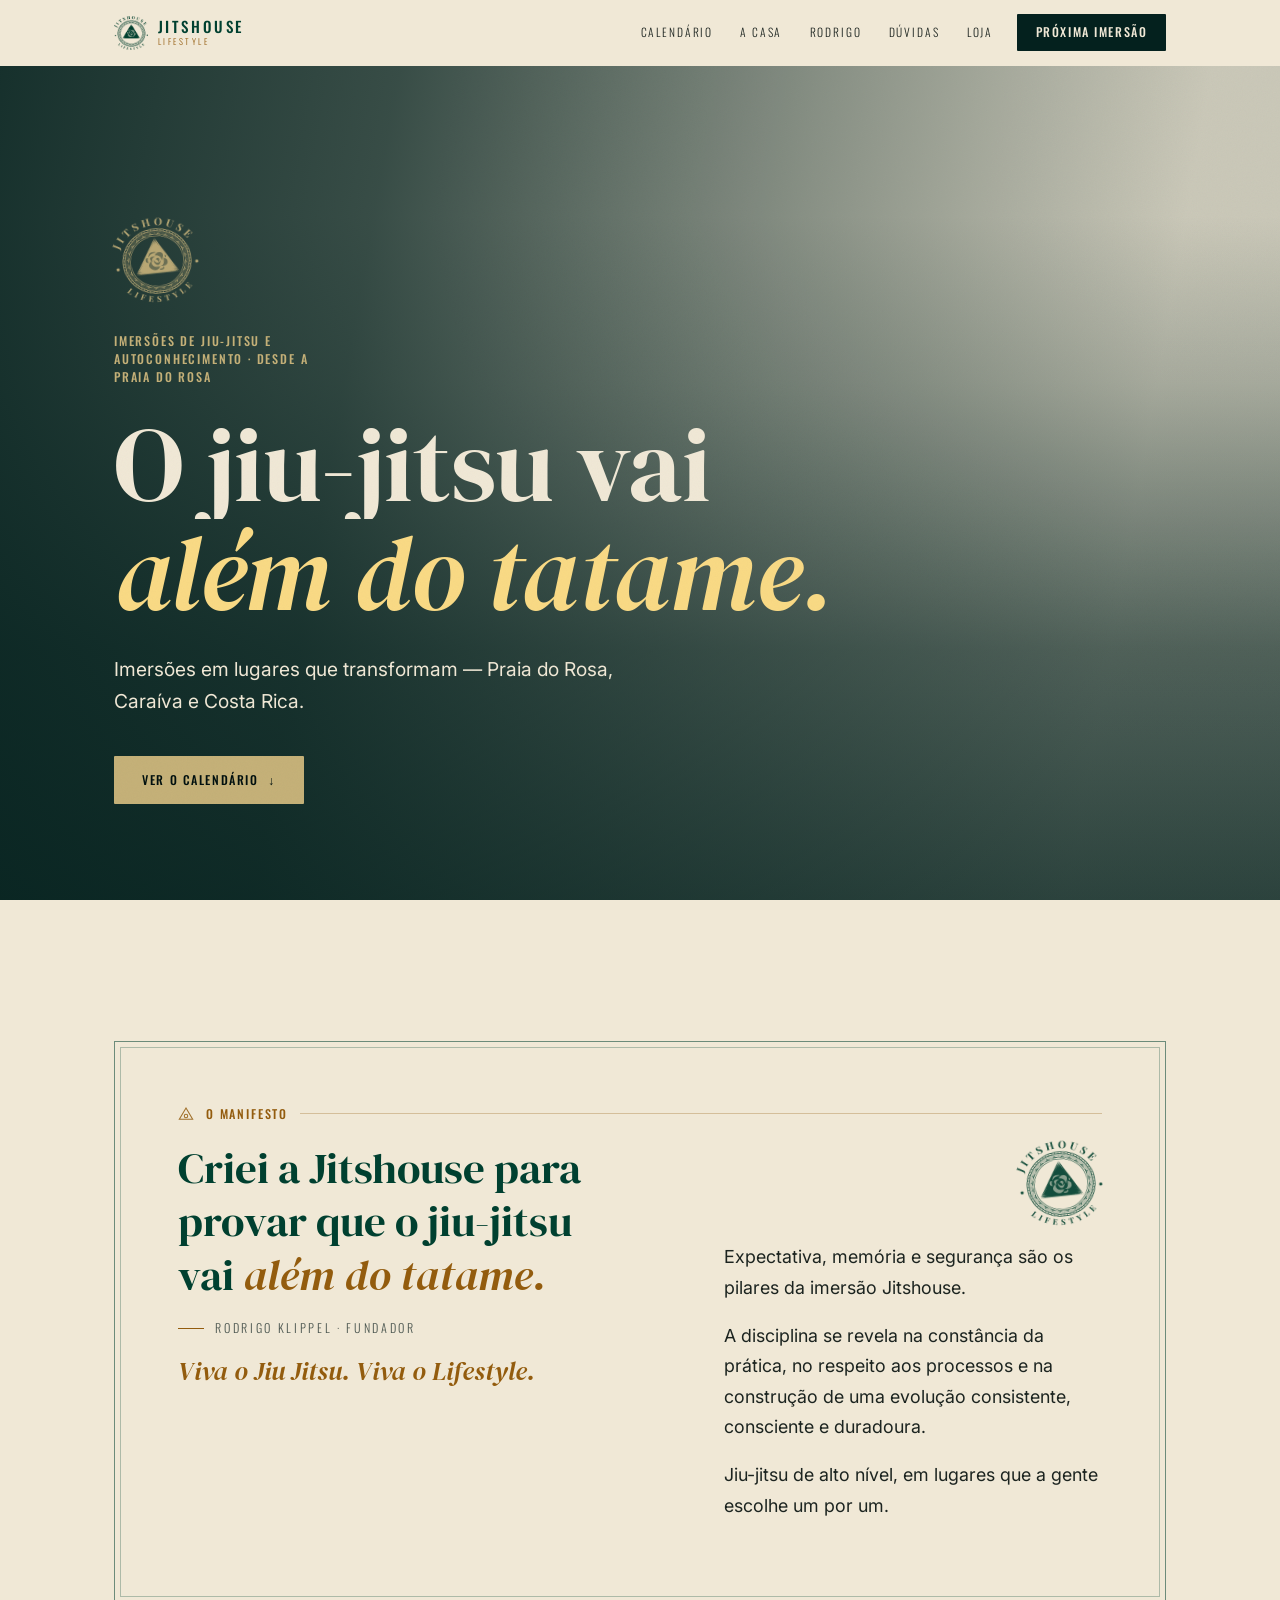
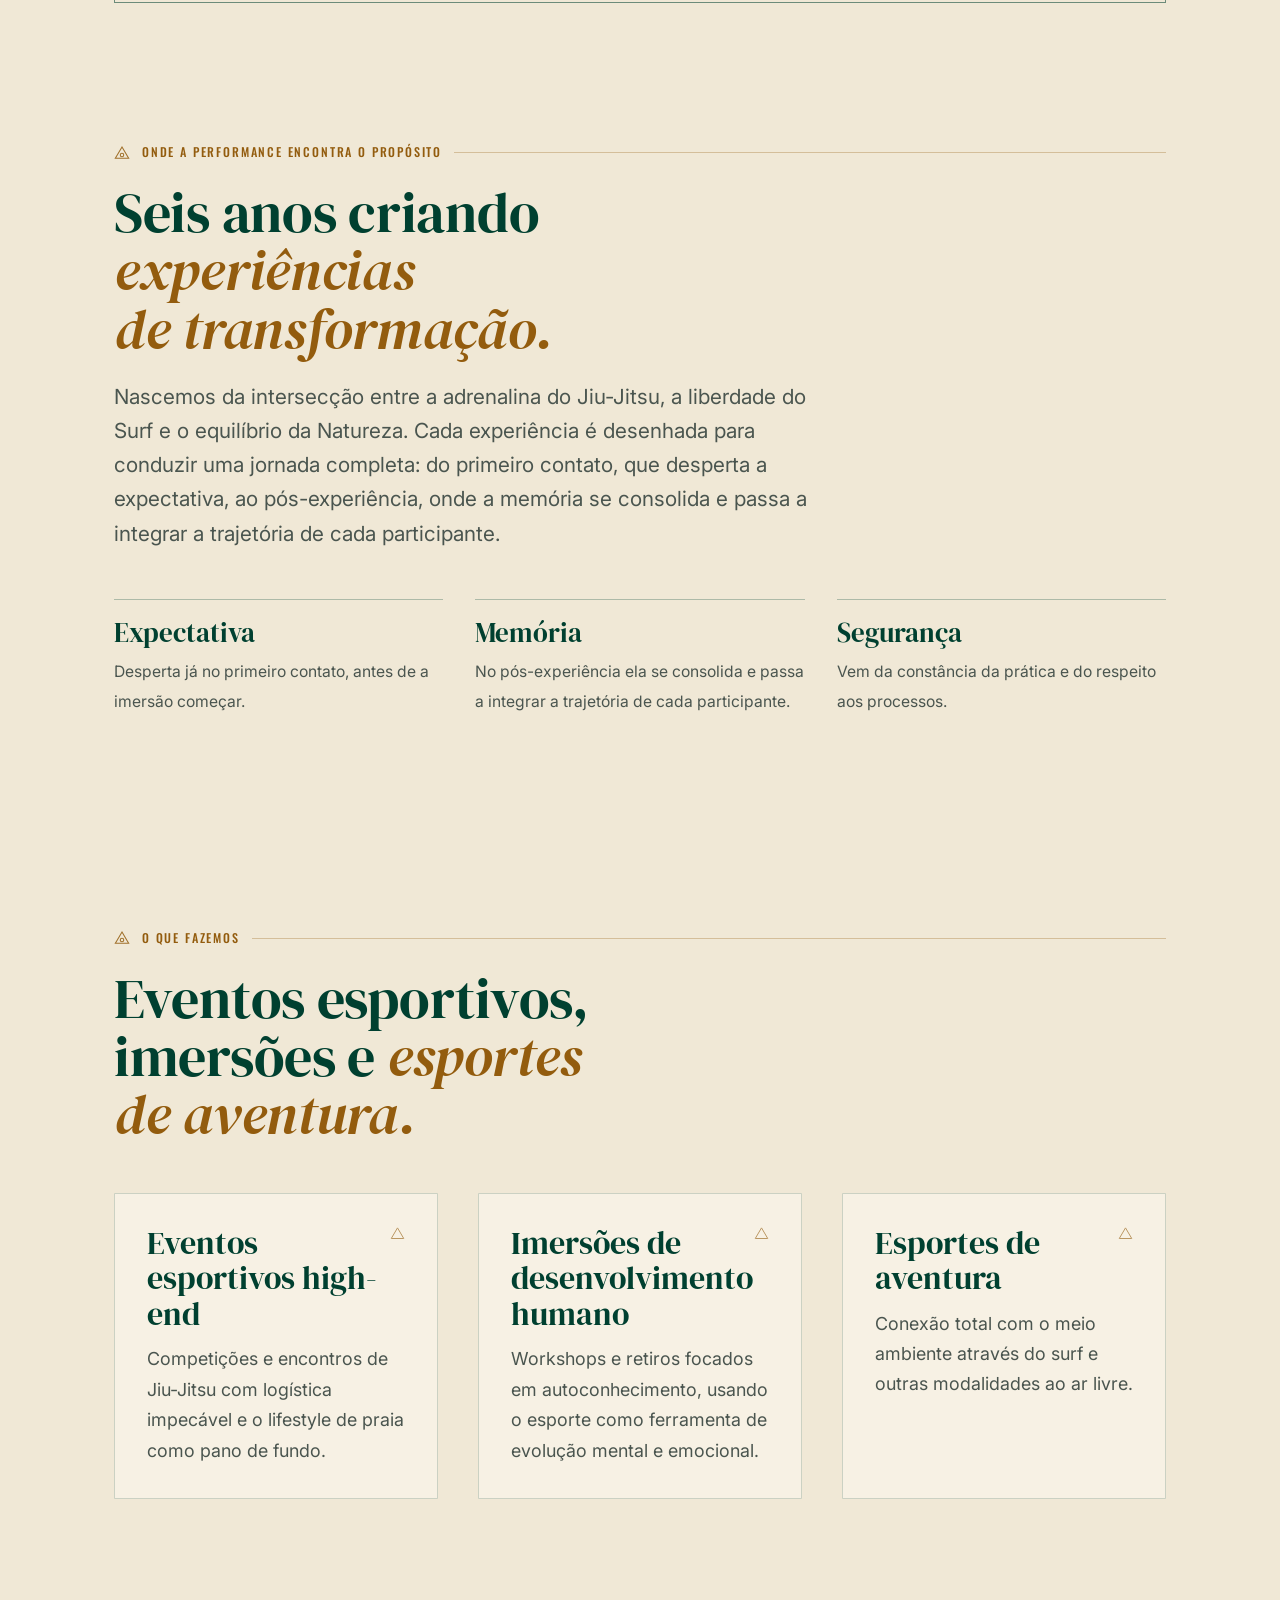
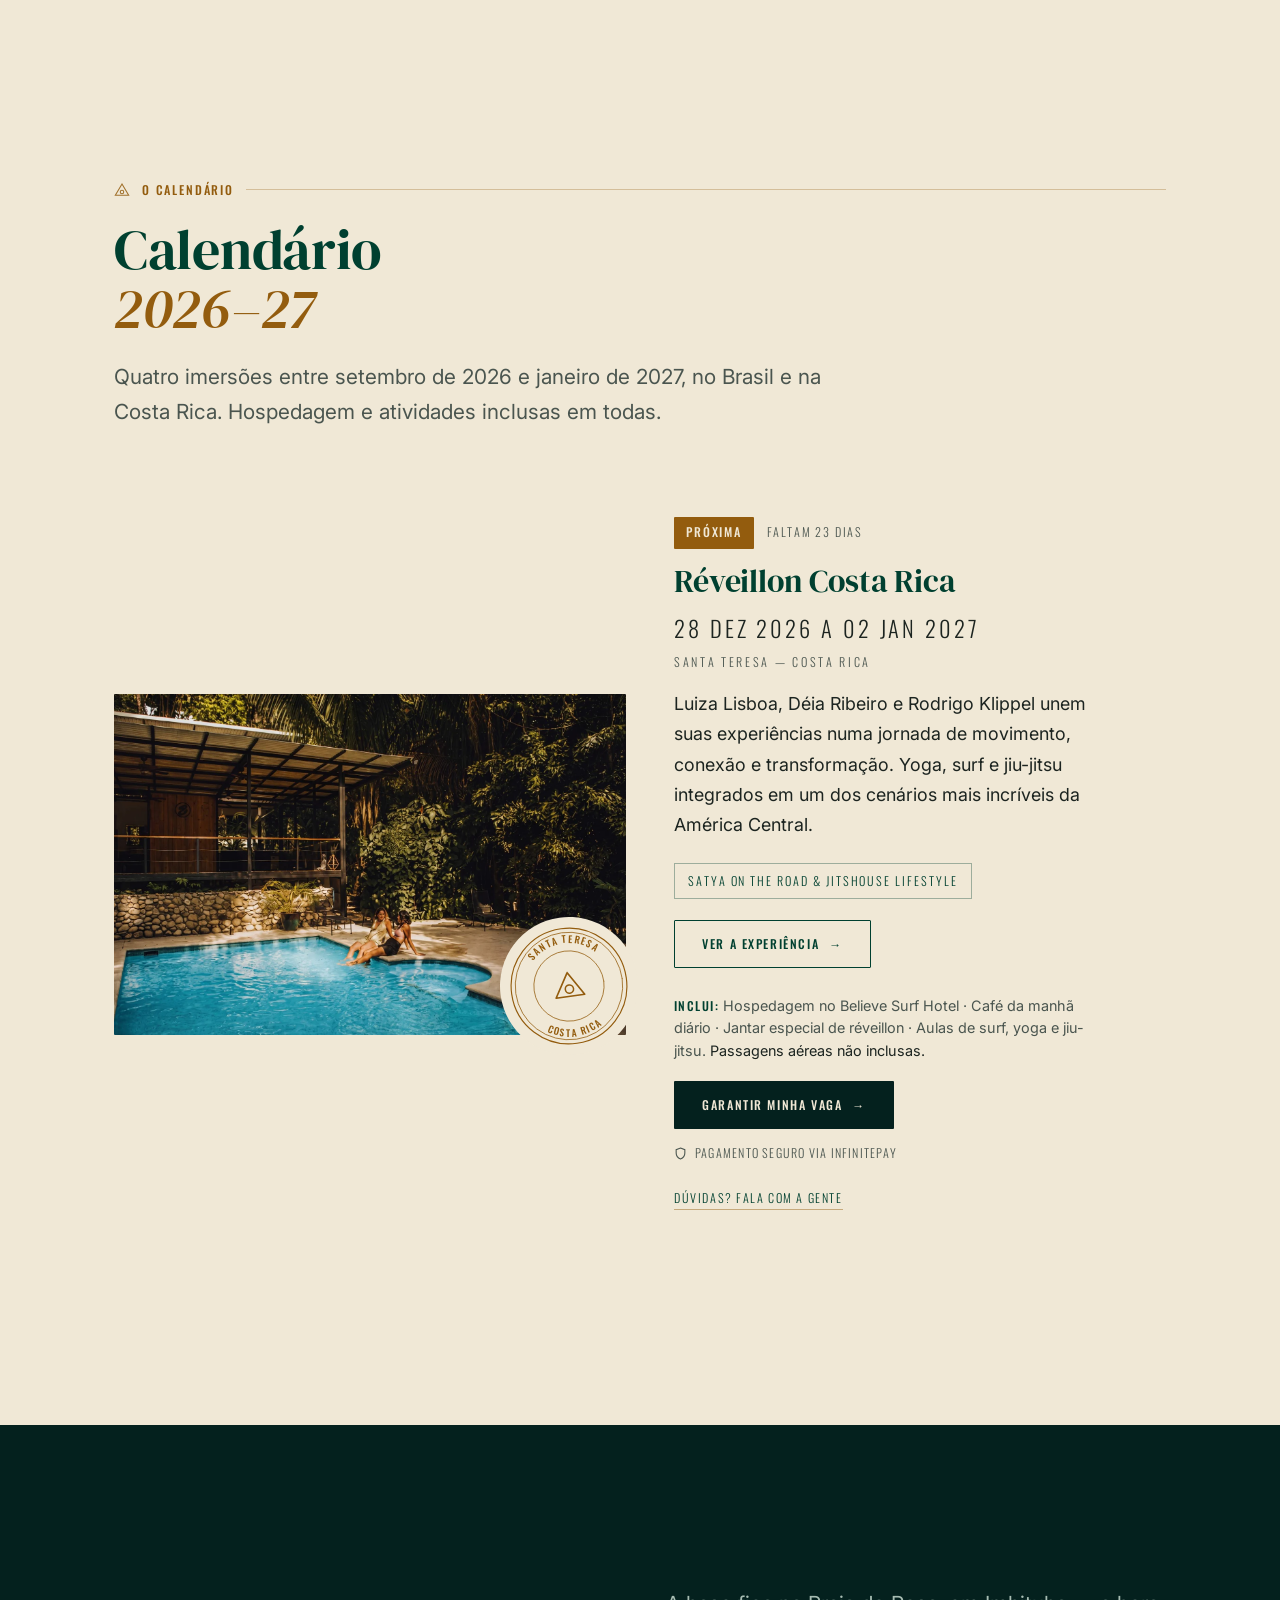
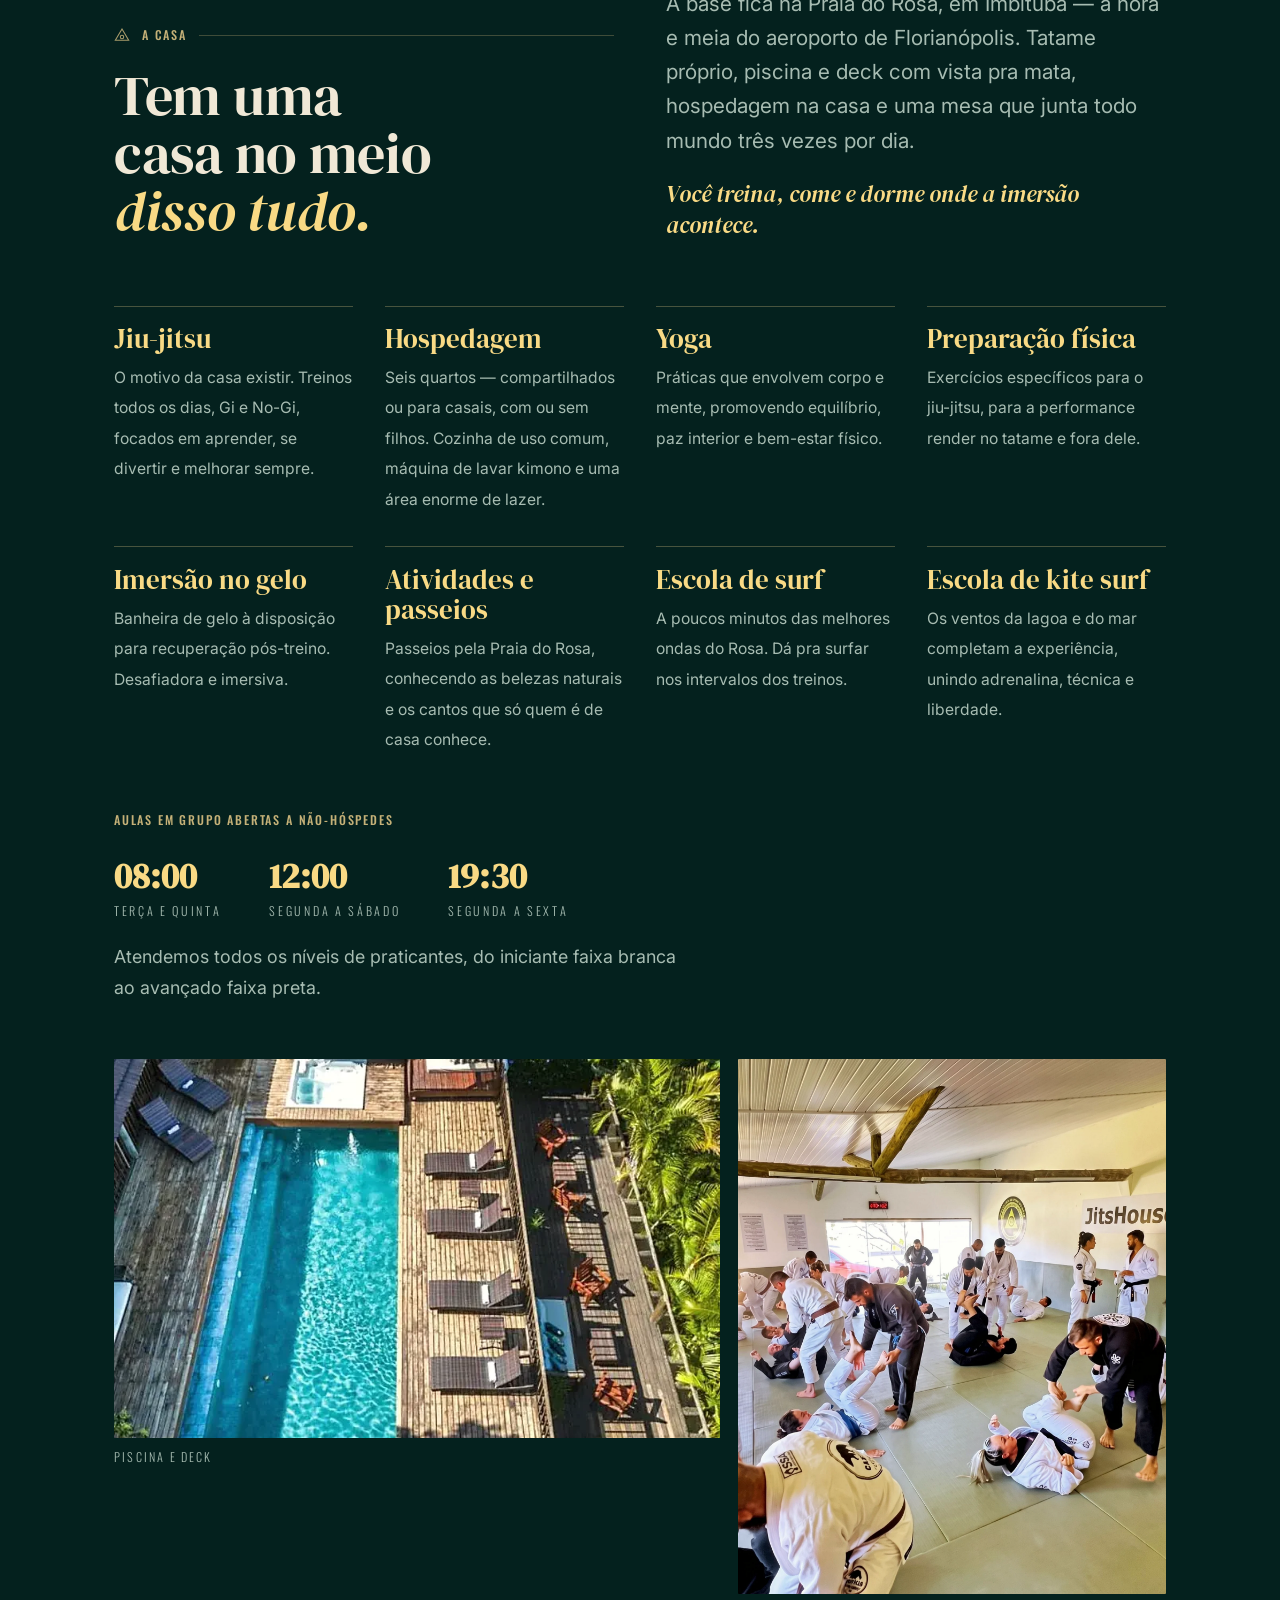
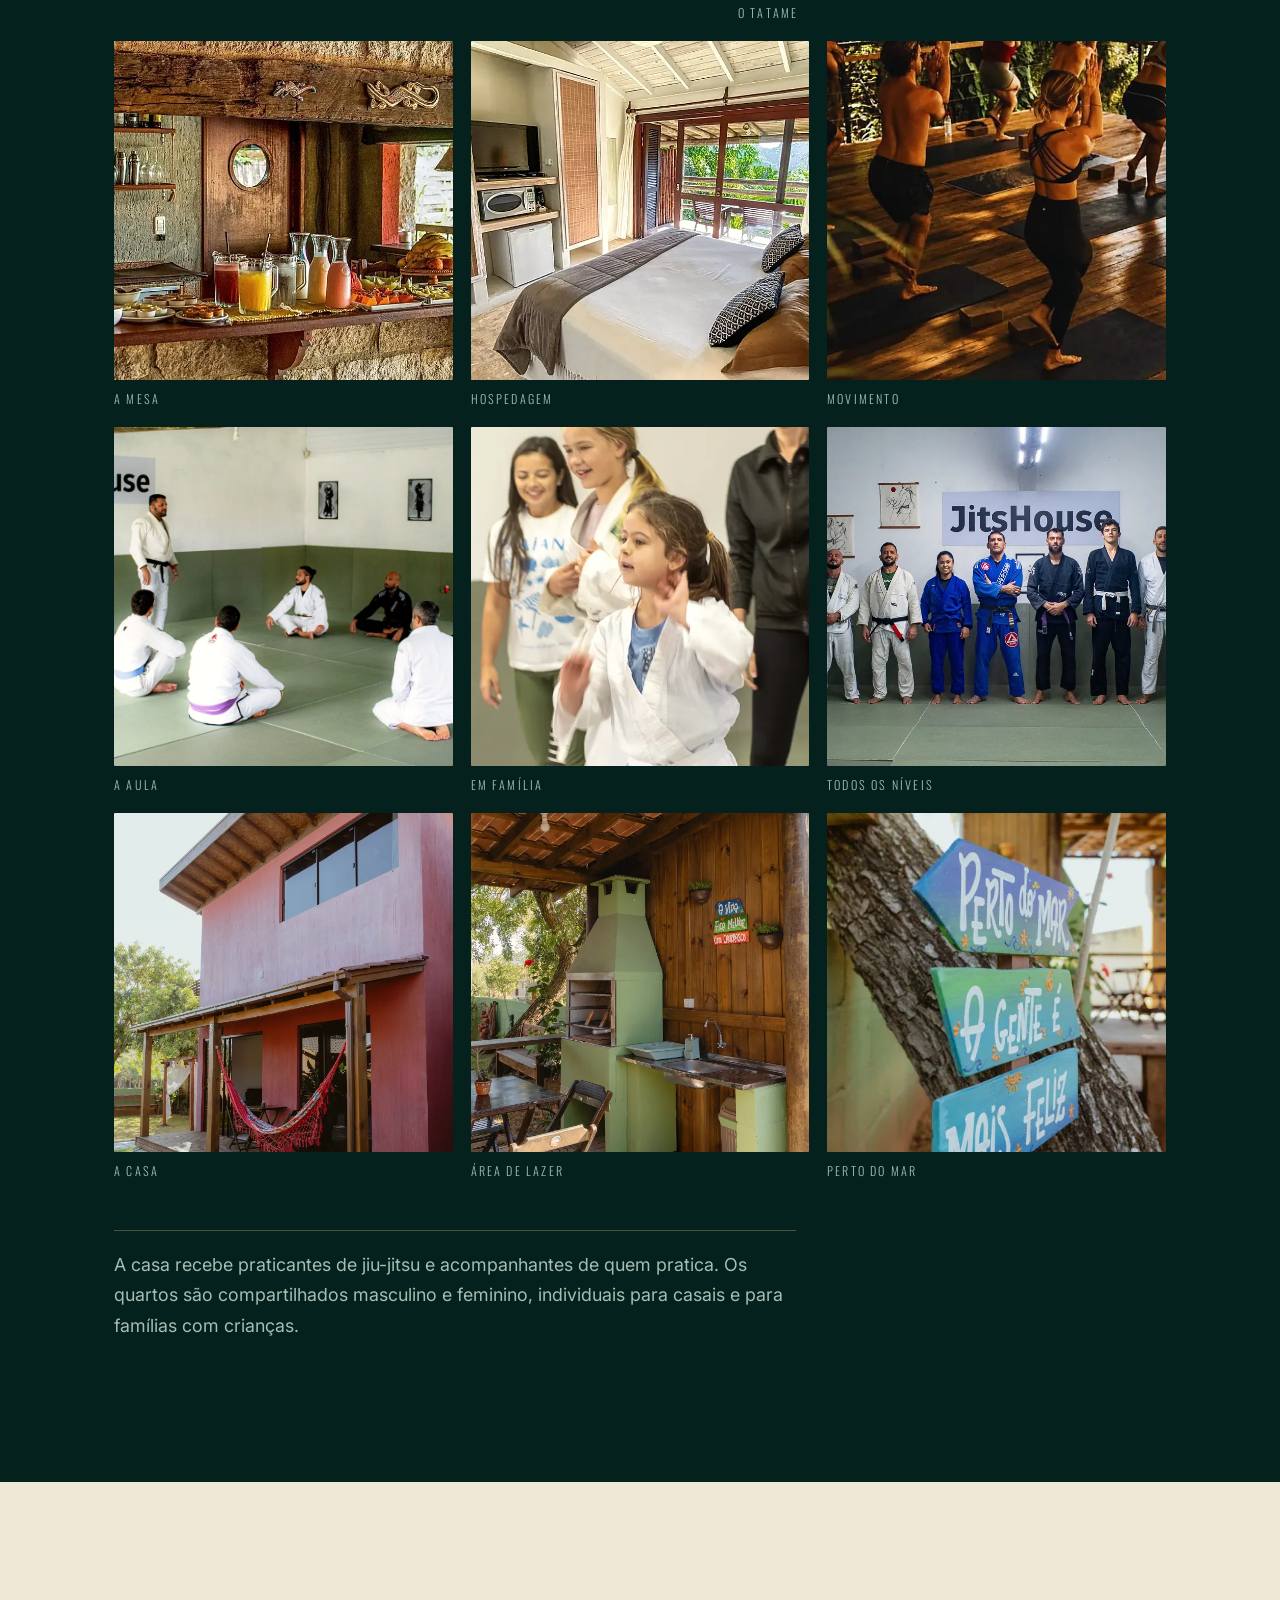
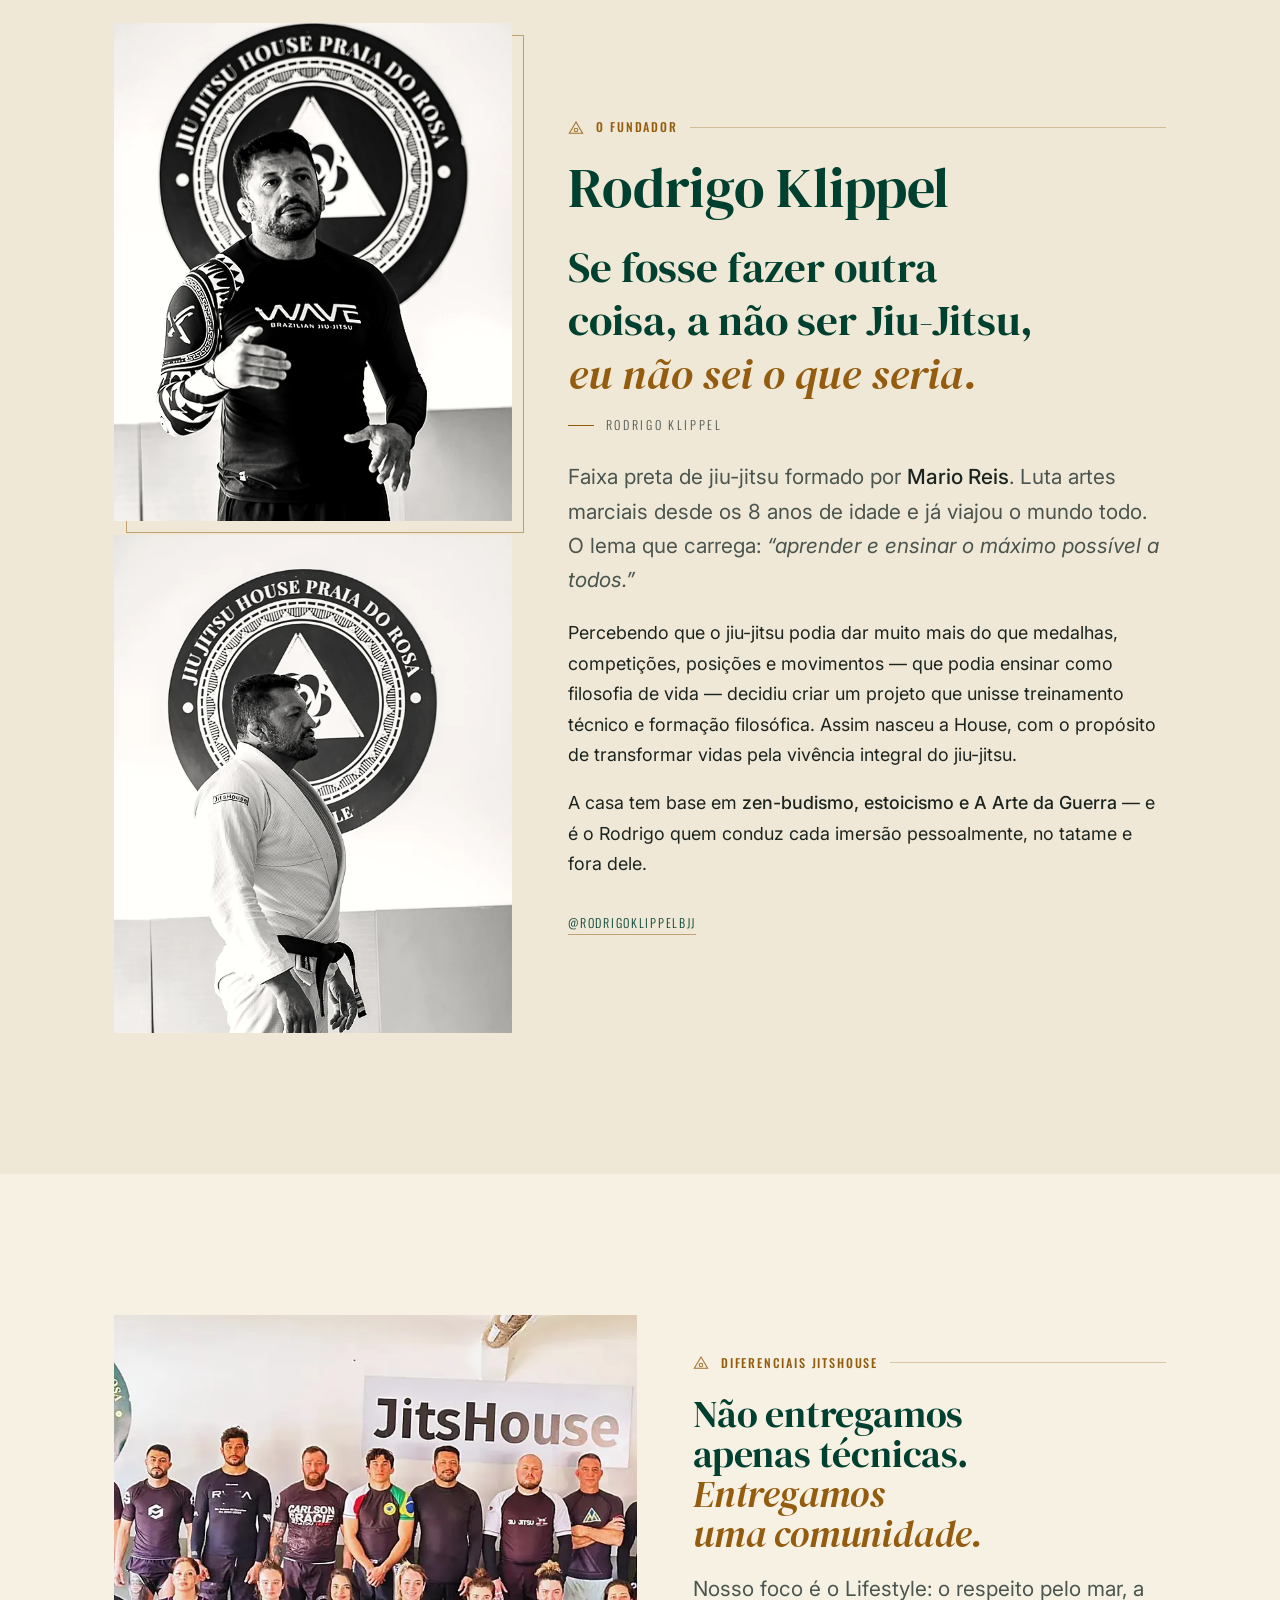
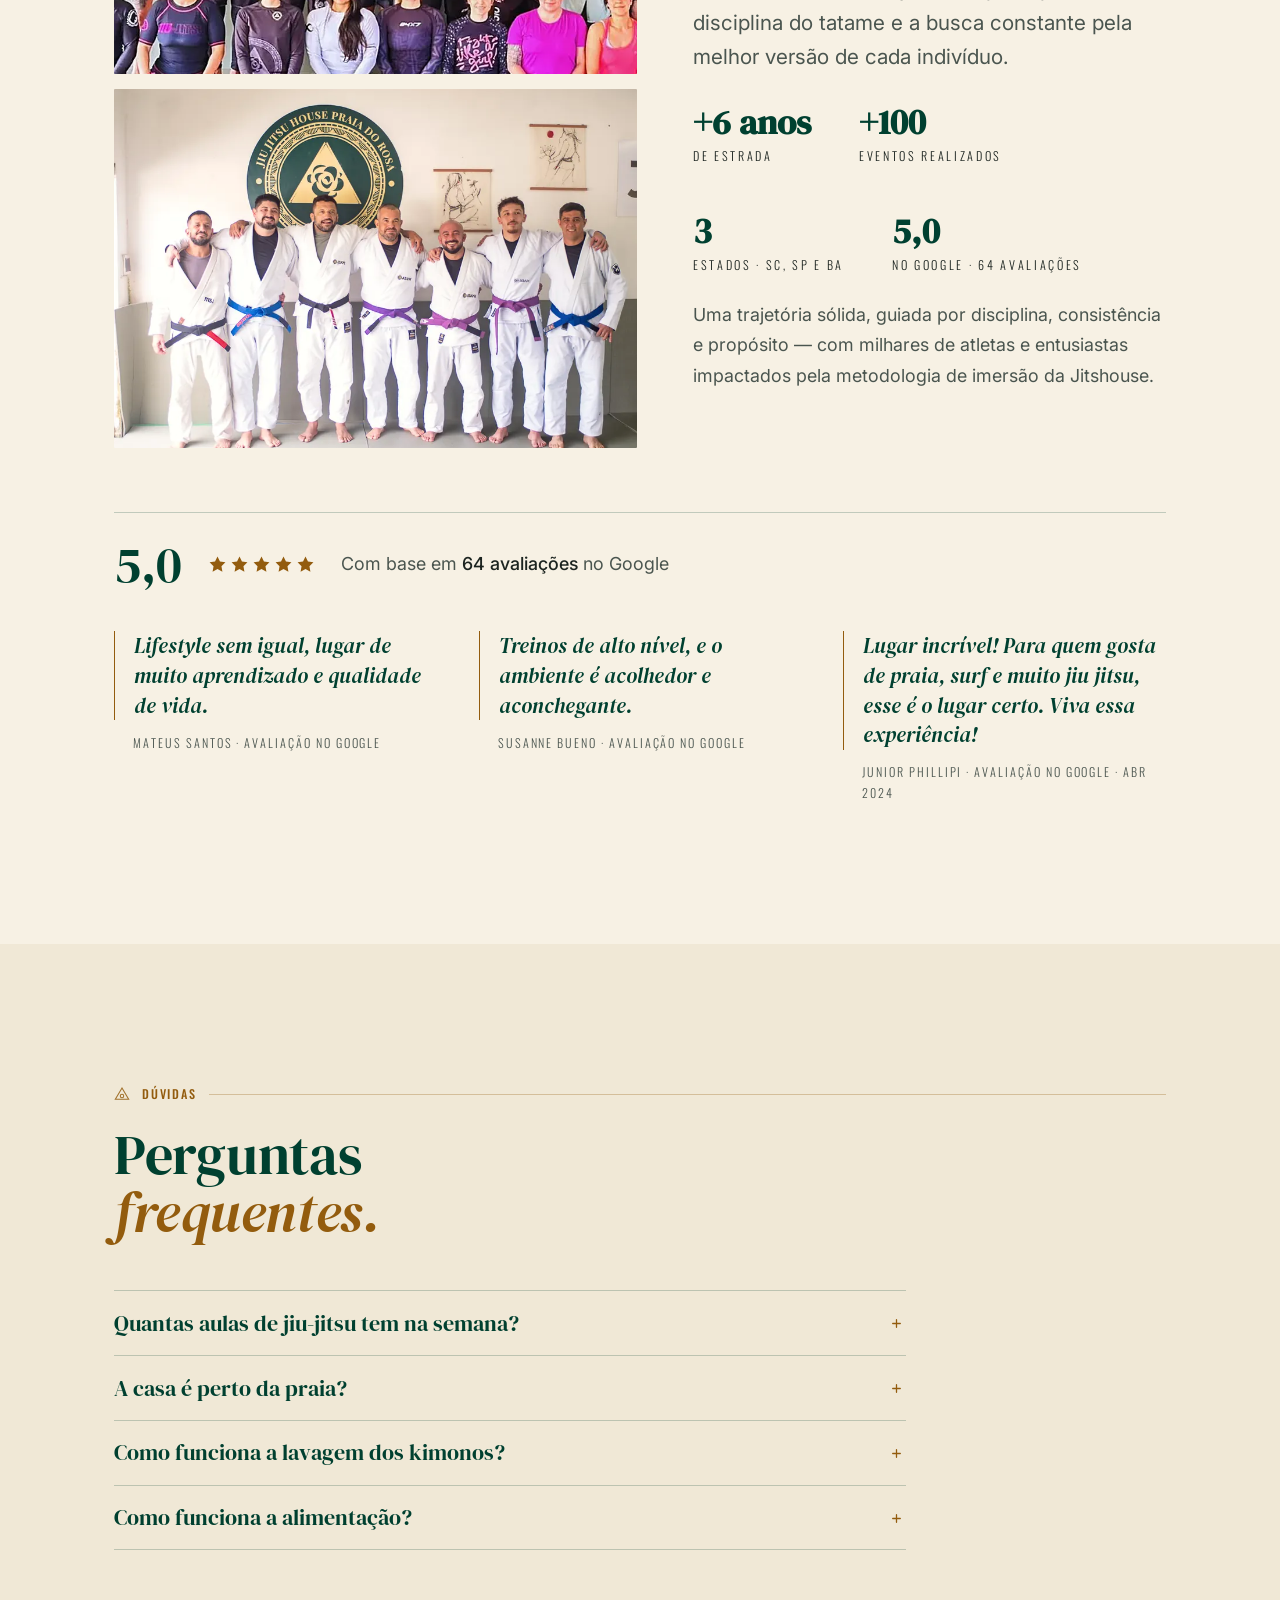
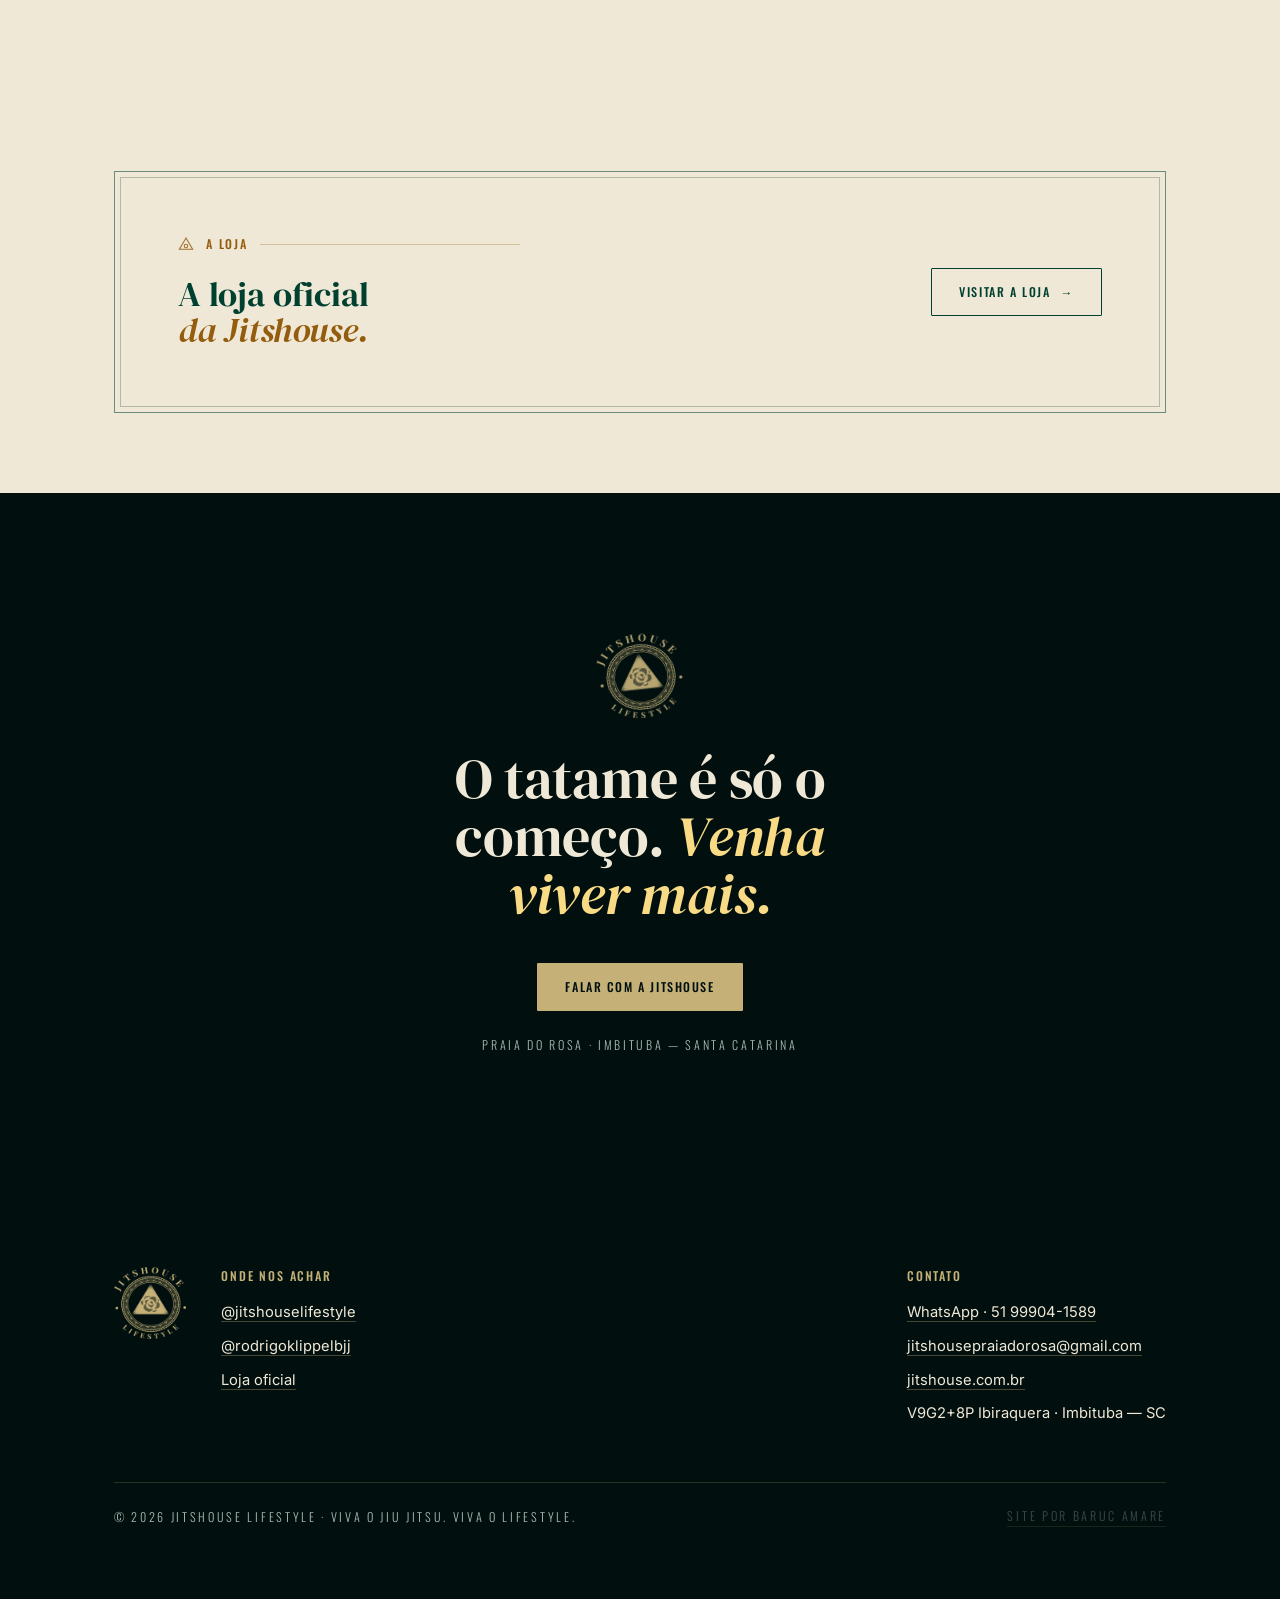
<file: index.html>
<!DOCTYPE html>
<html lang="pt-BR">
<head>
<meta charset="utf-8">
<meta name="viewport" content="width=device-width, initial-scale=1, viewport-fit=cover">

<!--
═══════════════════════════════════════════════════════════════════════
  JITSHOUSE LIFESTYLE  ·  SITE INSTITUCIONAL
  ───────────────────────────────────────────────────────────────────
  Esta é a CASA DIGITAL da marca. Não confundir com as landings de
  venda de cada imersão (ex.: /aniversario, neste mesmo repo).
  Aqui moram o manifesto, o fundador, a casa e o CALENDÁRIO — que
  aponta para a landing de cada evento.

  ★ COMO ATUALIZAR O CALENDÁRIO
    Tudo vive no array IMERSOES, no <script> no fim deste arquivo.
    · Adicionar imersão → cole um objeto novo no array.
    · Imersão com "fim" no passado SOME sozinha da página.
    · A próxima imersão futura ganha o selo "PRÓXIMA" e a contagem
      "faltam X dias" (fuso America/Sao_Paulo) — no calendário, na
      barra fixa do mobile e no CTA do menu.
    · Array vazio → aparece o bloco de lista de espera.
    · O © do rodapé e os Eventos do Schema.org saem do mesmo array.

  ── DADOS REAIS USADOS ────────────────────────────────────────────
  WHATSAPP .... 55 51 99904-1589 (resolvido de wa.link/62tfjd, o link
                oficial publicado em jitshouse.com)
  LOJA ........ https://loja.infinitepay.io/jitshouse_lifestyle
  E-MAIL ...... jitshousepraiadorosa@gmail.com
  INSTAGRAM ... @jitshouselifestyle · @rodrigoklippelbjj
  PALETA ...... amostrada dos ativos oficiais (brasão + cards).
                O verde real da marca é #04211E / #004030 — mais
                profundo que a estimativa do brief (#123B2A).
  COPYS ....... as frases de cada imersão foram transcritas dos
                cards oficiais publicados em jitshouse.com.

  ── PENDENTE ([SUBSTITUIR] no corpo) ──────────────────────────────
  · Bio completa do Rodrigo (faixa, linhagem, anos de tatame)
  · Depoimentos reais autorizados → array DEPOIMENTOS (hoje vazio;
    o bloco só aparece quando houver depoimento real — nada de
    prova social fabricada)
  · Foto própria da Costa Rica (hoje a placa usa a textura do
    material oficial + selo)
  · Landings próprias de Caraíva / Esquenta / Réveillon → trocar
    "wa:true" por "link:'...'" no objeto da imersão
  · Domínio final: jitshouse.site (Spaceship, registrado 31/08/2026).
    As URLs canônicas, og: e JSON-LD já apontam para ele.
═══════════════════════════════════════════════════════════════════════
-->

<title>Jitshouse Lifestyle — Imersões de Jiu-Jitsu e Autoconhecimento · Praia do Rosa, Caraíva e Costa Rica</title>
<meta name="description" content="Jiu-jitsu + autoconhecimento. Criei a Jitshouse para provar que o jiu-jitsu vai além do tatame. Imersões em lugares que transformam — Praia do Rosa, Caraíva e Costa Rica. Venha viver mais.">
<link rel="canonical" href="https://jitshouse.site/">
<meta name="theme-color" content="#F0E8D6">

<meta property="og:type" content="website">
<meta property="og:locale" content="pt_BR">
<meta property="og:site_name" content="Jitshouse Lifestyle">
<meta property="og:title" content="Jitshouse Lifestyle — O jiu-jitsu vai além do tatame">
<meta property="og:description" content="Imersões de jiu-jitsu e autoconhecimento em lugares que transformam. Praia do Rosa, Caraíva e Costa Rica.">
<meta property="og:url" content="https://jitshouse.site/">
<meta property="og:image" content="https://jitshouse.site/img/og.jpg">
<meta property="og:image:alt" content="Surfista numa onda na Praia do Rosa, com a frase: o jiu-jitsu vai além do tatame.">
<meta property="og:image:width" content="1200">
<meta property="og:image:height" content="630">
<meta name="twitter:card" content="summary_large_image">

<link rel="icon" href="img/favicon.png" type="image/png">
<link rel="apple-touch-icon" href="img/favicon.png">
<!-- o hero tem arquivo por tela: o mobile fica com hero-onda (que já
     está nítido lá) e o desktop usa hero-desktop, em resolução maior.
     Cada preload tem seu media, então cada aparelho baixa só o seu. -->
<link rel="preload" as="image" href="img/hero-onda.webp" media="(max-width:999.98px)" fetchpriority="high">
<link rel="preload" as="image" href="img/hero-desktop.webp" media="(min-width:1000px)" fetchpriority="high">
<link rel="preconnect" href="https://fonts.googleapis.com">
<link rel="preconnect" href="https://fonts.gstatic.com" crossorigin>
<link href="https://fonts.googleapis.com/css2?family=DM+Serif+Display:ital@0;1&family=Inter:wght@400;500&family=Oswald:wght@300;500&display=swap" rel="stylesheet">

<script type="application/ld+json">
{"@context":"https://schema.org","@type":"Organization","@id":"https://jitshouse.site/#org",
"name":"Jitshouse Lifestyle","url":"https://jitshouse.site/","logo":"https://jitshouse.site/img/brasao.webp",
"image":"https://jitshouse.site/img/og.jpg",
"description":"Imersões de jiu-jitsu e autoconhecimento em lugares que transformam. Base na Praia do Rosa, Imbituba, Santa Catarina.",
"email":"jitshousepraiadorosa@gmail.com","founder":{"@type":"Person","name":"Rodrigo Klippel"},
"address":{"@type":"PostalAddress","addressLocality":"Imbituba","addressRegion":"SC","addressCountry":"BR"},
"sameAs":["https://www.instagram.com/jitshouselifestyle/","https://www.instagram.com/rodrigoklippelbjj/","https://loja.infinitepay.io/jitshouse_lifestyle"]}
</script>

<style>
/* ══════════════════════════════════════════════════════════════════
   O CLUBE À LUZ DO DIA
   A landing do evento é NOITE (verde dominante na página inteira).
   Este site é DIA: papel de pôster dominante, verde em faixas
   pontuais. Cores amostradas dos ativos oficiais da Jitshouse.
   ══════════════════════════════════════════════════════════════════ */
:root{
  --papel:      #F0E8D6;   /* DOMINANTE — papel de pôster vintage */
  --papel-alto: #F7F1E4;   /* cards e respiro sobre papel */
  --floresta:   #04211E;   /* faixas escuras pontuais (real da marca) */
  --floresta-2: #01100F;   /* CTA final e rodapé */
  --verde-rosa: #004030;   /* verde da rosa do brasão — 9.7:1 no papel */
  --ouro:       #C5B178;   /* aro do brasão — 8.0:1 na floresta */
  --areia:      #F9DA85;   /* triângulo do brasão — 12.4:1 na floresta */
  --ouro-dia:   #935C0E;   /* o ouro da marca rebaixado p/ papel — 4.6:1 */
  --areia-sol:  #D98E3B;   /* acento tropical, só preenchimento */
  --tinta:      #1C2420;   /* corpo de texto no papel — 13.0:1 */
  --mute-papel: #4A554F;   /* secundário no papel — 6.4:1 */
  --mute-esc:   #A7BCB2;   /* secundário na floresta — 8.4:1 */

  --fs-hero: clamp(2.8rem, 8.5vw, 6.5rem);
  --fs-h2:   clamp(2rem, 5vw, 3.5rem);
  --fs-h3:   clamp(1.35rem, 2.6vw, 2rem);
  --fs-body: clamp(1rem, 1.4vw, 1.125rem);
  --fs-micro:clamp(.67rem, 1.05vw, .76rem);

  --gut: clamp(1.25rem, 5vw, 4.5rem);
  --max: 1180px;
  --ease: cubic-bezier(.22,1,.36,1);
  --nav-h: 66px;

  --grao: url("data:image/svg+xml,%3Csvg xmlns='http://www.w3.org/2000/svg' width='180' height='180'%3E%3Cfilter id='n'%3E%3CfeTurbulence type='fractalNoise' baseFrequency='.8' numOctaves='4'/%3E%3C/filter%3E%3Crect width='180' height='180' filter='url(%23n)'/%3E%3C/svg%3E");
}

*,*::before,*::after{box-sizing:border-box}
html{-webkit-text-size-adjust:100%; scroll-behavior:smooth; scroll-padding-top:calc(var(--nav-h) + 12px)}
body{
  margin:0; background:var(--papel); color:var(--tinta);
  font:400 var(--fs-body)/1.7 Inter,system-ui,sans-serif;
  -webkit-font-smoothing:antialiased; overflow-x:hidden;
}
img{max-width:100%; display:block}
a{color:inherit}
::selection{background:var(--verde-rosa); color:var(--papel)}
:focus-visible{outline:2px solid var(--ouro-dia); outline-offset:3px; border-radius:2px}
.dark :focus-visible,.dark--fundo :focus-visible{outline-color:var(--areia)}
.sr{position:absolute;width:1px;height:1px;overflow:hidden;clip:rect(0 0 0 0);white-space:nowrap}

.wrap{max-width:var(--max); margin-inline:auto; padding-inline:var(--gut)}
.sec{padding-block:clamp(4.5rem,11vw,9rem); position:relative}

/* textura de papel — a página inteira é impressa */
body::before{
  content:""; position:fixed; inset:0; pointer-events:none; z-index:9;
  background-image:var(--grao); opacity:.04; mix-blend-mode:multiply;
}
.dark{background:var(--floresta); color:var(--papel)}
.dark--fundo{background:var(--floresta-2); color:var(--papel)}

/* ── tipografia ──────────────────────────────────────────────────── */
.display{
  font-family:"DM Serif Display",Georgia,serif; font-weight:400;
  line-height:1.04; letter-spacing:-.005em; margin:0; text-wrap:balance;
  color:var(--verde-rosa);
}
.dark .display,.dark--fundo .display{color:var(--papel)}
.display em{font-style:italic; color:var(--ouro-dia)}
.dark .display em,.dark--fundo .display em{color:var(--areia)}
.rotulo{
  font-family:Oswald,"Arial Narrow",sans-serif; font-weight:500;
  text-transform:uppercase; letter-spacing:.15em; font-size:var(--fs-micro);
  line-height:1.5; margin:0;
}
.rotulo--fino{font-weight:300; letter-spacing:.22em}
.lede{font-size:clamp(1.05rem,1.9vw,1.3rem); line-height:1.65; color:var(--mute-papel); max-width:56ch}
.dark .lede,.dark--fundo .lede{color:var(--mute-esc)}

/* rótulo de seção — brasão minúsculo + filete.
   (a landing usa numeração "01 —"; aqui NUNCA) */
.marca-sec{display:flex; align-items:center; gap:.75rem; margin:0 0 1.4rem; color:var(--ouro-dia)}
.marca-sec::before{
  content:""; width:16px; height:16px; flex:none; opacity:.85; background:currentColor;
  -webkit-mask:url("data:image/svg+xml,%3Csvg xmlns='http://www.w3.org/2000/svg' viewBox='0 0 24 24'%3E%3Cpath d='M12 3 22 20H2Z' fill='none' stroke='%23000' stroke-width='1.6'/%3E%3Ccircle cx='12' cy='15' r='2.6' fill='none' stroke='%23000' stroke-width='1.6'/%3E%3C/svg%3E") center/contain no-repeat;
          mask:url("data:image/svg+xml,%3Csvg xmlns='http://www.w3.org/2000/svg' viewBox='0 0 24 24'%3E%3Cpath d='M12 3 22 20H2Z' fill='none' stroke='%23000' stroke-width='1.6'/%3E%3Ccircle cx='12' cy='15' r='2.6' fill='none' stroke='%23000' stroke-width='1.6'/%3E%3C/svg%3E") center/contain no-repeat;
}
.marca-sec::after{content:""; flex:1; height:1px; background:currentColor; opacity:.3}
.dark .marca-sec,.dark--fundo .marca-sec{color:var(--ouro)}

/* moldura de filete duplo — assinatura de pôster impresso */
.moldura{position:relative; padding:clamp(1.8rem,5vw,4rem)}
.moldura::before,.moldura::after{content:""; position:absolute; inset:0; pointer-events:none; border:1px solid var(--verde-rosa)}
.moldura::before{opacity:.55}
.moldura::after{inset:6px; opacity:.28}
.dark .moldura::before,.dark .moldura::after{border-color:var(--ouro)}

.carimbo{width:clamp(58px,7vw,84px); height:auto}

/* ── botões ──────────────────────────────────────────────────────── */
.btn{
  display:inline-flex; align-items:center; gap:.6rem; text-decoration:none;
  font-family:Oswald,sans-serif; font-weight:500; text-transform:uppercase;
  letter-spacing:.13em; font-size:var(--fs-micro); line-height:1;
  padding:1.05rem 1.7rem; border:1px solid transparent; border-radius:1px;
  transition:background .3s var(--ease), color .3s var(--ease), border-color .3s var(--ease), transform .3s var(--ease);
}
.btn:hover{transform:translateY(-2px)}
.btn--solido{background:var(--floresta); color:var(--papel)}
.btn--solido:hover{background:var(--verde-rosa)}
.btn--linha{border-color:var(--verde-rosa); color:var(--verde-rosa)}
.btn--linha:hover{background:var(--verde-rosa); color:var(--papel)}
.btn--ouro{background:var(--ouro); color:var(--floresta-2)}
.btn--ouro:hover{background:var(--areia)}
.btn--claro{border-color:var(--papel); color:var(--papel)}
.btn--claro:hover{background:var(--papel); color:var(--floresta)}
.btn--peq{padding:.72rem 1.1rem}
.btn .seta{transition:transform .3s var(--ease)}
.btn:hover .seta{transform:translateX(4px)}
.btn--baixo:hover .seta{transform:translateY(3px)}

/* ── nav ─────────────────────────────────────────────────────────── */
.nav{
  position:sticky; top:0; z-index:60; height:var(--nav-h);
  display:flex; align-items:center; background:var(--papel);
  border-bottom:1px solid transparent; transition:border-color .35s var(--ease), box-shadow .35s var(--ease);
}
.nav.rolou{border-bottom-color:rgba(0,64,48,.28); box-shadow:0 1px 0 rgba(0,64,48,.07)}
.nav__in{display:flex; align-items:center; gap:1.5rem; width:100%}
.nav__marca{display:flex; align-items:center; gap:.6rem; text-decoration:none; margin-right:auto}
.nav__marca img{width:34px; height:34px}
.nav__nome{display:flex; flex-direction:column; line-height:1}
.nav__nome b{font-family:Oswald,sans-serif; font-weight:500; font-size:.94rem; letter-spacing:.19em; color:var(--verde-rosa)}
.nav__nome span{font-family:Oswald,sans-serif; font-weight:300; font-size:.53rem; letter-spacing:.3em; color:var(--ouro-dia); margin-top:3px}
.nav__links{display:none; gap:1.7rem; align-items:center}
.nav__links a{
  text-decoration:none; font-family:Oswald,sans-serif; font-weight:300;
  text-transform:uppercase; letter-spacing:.16em; font-size:.72rem; color:var(--tinta);
  padding-block:.4rem; border-bottom:1px solid transparent;
  transition:border-color .3s var(--ease), color .3s var(--ease);
}
.nav__links a:hover{color:var(--verde-rosa); border-bottom-color:var(--ouro-dia)}
.nav__cta{display:none}
@media(min-width:900px){ .nav__links{display:flex} .nav__cta{display:inline-flex} }

/* ── hero ────────────────────────────────────────────────────────── */
.hero{
  position:relative; min-height:calc(100svh - var(--nav-h)); display:flex; align-items:flex-end;
  padding-block:clamp(3rem,9vw,6rem); overflow:hidden; isolation:isolate;
}
.hero__foto{position:absolute; inset:0; z-index:-2; width:100%; height:100%; object-fit:cover; object-position:60% 50%}
.hero__veu{
  position:absolute; inset:0; z-index:-1;
  /* no mobile o texto ocupa quase a largura toda e cai sobre a parte
     clara da foto, então o véu de baixo precisa ser mais firme */
  background:
    linear-gradient(100deg, rgba(4,33,30,.92) 0%, rgba(4,33,30,.78) 28%, rgba(4,33,30,.44) 58%, rgba(4,33,30,.16) 85%),
    linear-gradient(to top, rgba(4,33,30,.80) 0%, rgba(4,33,30,.62) 30%, rgba(4,33,30,.18) 62%, rgba(4,33,30,0) 82%);
}
.hero > .wrap{width:100%}   /* sem isto o wrap vira flex-item, encolhe e centraliza */
.hero__in{max-width:min(100%,790px); color:var(--papel); text-align:left}
.hero__eyebrow{color:var(--ouro); margin-bottom:1.5rem; max-width:34ch}
.hero h1{font-size:var(--fs-hero); margin:0 0 1.6rem; color:var(--papel)}
.hero h1 .ln{display:block; overflow:hidden}
.hero h1 .ln > span{display:block}
.hero h1 em{font-style:italic; color:var(--areia)}
.hero__sub{color:var(--papel); opacity:.94; max-width:46ch; margin:0 0 2.4rem; font-size:clamp(1rem,1.7vw,1.2rem)}
.hero__carimbo{margin-bottom:1.9rem}

/* O hero volta a sangrar a tela toda: o arquivo do desktop agora tem
   2000px de detalhe real (upscale por IA a partir do original), então
   não precisa mais ser contido. O mobile segue com hero-onda.*, que
   não foi alterado. */

/* ── manifesto ───────────────────────────────────────────────────── */
.manifesto__grid{display:grid; gap:clamp(2rem,5vw,4rem)}
@media(min-width:900px){ .manifesto__grid{grid-template-columns:1.12fr .88fr; align-items:start} }
.aspas{
  font-family:"DM Serif Display",Georgia,serif; font-size:clamp(1.6rem,3.6vw,2.7rem);
  line-height:1.24; color:var(--verde-rosa); margin:0 0 1.4rem; text-wrap:balance;
}
.aspas em{font-style:italic; color:var(--ouro-dia)}
.assina{color:var(--mute-papel); display:flex; align-items:center; gap:.7rem}
.assina::before{content:""; width:26px; height:1px; background:var(--ouro-dia)}
.manifesto p{margin:0 0 1.1rem}
.manifesto__fecho{
  font-family:"DM Serif Display",Georgia,serif; font-style:italic;
  font-size:clamp(1.15rem,2.2vw,1.6rem); color:var(--ouro-dia); margin:2.2rem 0 0; line-height:1.3;
}
.manifesto__carimbo{display:flex; justify-content:flex-end; margin-bottom:1rem}

/* ── selo postal (assinatura desta página) ───────────────────────── */
.selo{width:clamp(90px,11vw,124px); height:auto; display:block; color:var(--ouro-dia); flex:none}
.selo text{font-family:Oswald,sans-serif; font-weight:500; font-size:9.2px; fill:currentColor; letter-spacing:1.5px}
.selo .anel,.selo .icone{fill:none; stroke:currentColor; stroke-linecap:round; stroke-linejoin:round}
.dark .selo{color:var(--ouro)}

/* ── calendário: faixas editoriais assimétricas ──────────────────── */
.faixa{
  display:grid; gap:clamp(1.8rem,4vw,3rem); align-items:center;
  padding-block:clamp(2.8rem,6vw,4.5rem); border-top:1px solid rgba(0,64,48,.18); position:relative;
}
.faixa:first-child{border-top:0; padding-top:clamp(1rem,3vw,2rem)}
@media(min-width:900px){
  .faixa{grid-template-columns:1.02fr .98fr}
  .faixa--inv .faixa__midia{order:2}
  .faixa--inv .faixa__txt{order:1}
  .faixa:nth-child(odd)  .faixa__txt{padding-right:clamp(0px,3vw,3rem)}
  .faixa:nth-child(even) .faixa__txt{padding-left:clamp(0px,3vw,3rem)}
}
.faixa__midia{position:relative}
.faixa__foto{width:100%; height:auto; aspect-ratio:3/2; object-fit:cover; border-radius:1px}
.faixa__placa{
  width:100%; aspect-ratio:3/2; border-radius:1px; position:relative; overflow:hidden;
  background:var(--floresta); display:grid; place-items:center;
}
.faixa__placa img{position:absolute; inset:0; width:100%; height:100%; object-fit:cover; opacity:.55}
.faixa__placa .selo{position:relative; width:clamp(118px,20vw,168px); color:var(--ouro)}
.faixa__selo{position:absolute; right:-12px; bottom:-20px; z-index:2; background:var(--papel); border-radius:50%; padding:7px}
.faixa--inv .faixa__selo{right:auto; left:-12px}
.faixa__nome{font-size:var(--fs-h3); margin:0 0 .7rem}
.faixa__datas{
  font-family:Oswald,sans-serif; font-weight:300; text-transform:uppercase;
  letter-spacing:.13em; font-size:clamp(1.05rem,2.1vw,1.4rem); color:var(--tinta); margin:0 0 .35rem;
}
.faixa__local{color:var(--mute-papel); margin:0 0 1.1rem}
.faixa__copy{margin:0 0 1.4rem; color:var(--tinta); max-width:47ch}
.faixa__tag{
  display:inline-block; margin:0 0 1.3rem; padding:.42rem .8rem;
  border:1px solid rgba(0,64,48,.35); color:var(--verde-rosa);
  font-family:Oswald,sans-serif; font-weight:300; text-transform:uppercase;
  letter-spacing:.16em; font-size:var(--fs-micro);
}
.faixa__topo{display:flex; align-items:center; gap:.8rem; flex-wrap:wrap; margin-bottom:1rem; min-height:1px}

/* bloco de compra — só existe quando a imersão tem checkout.
   O VALOR APARECE AQUI e tem de bater com o do checkout. */
.preco{display:flex; flex-wrap:wrap; align-items:baseline; gap:.15rem .7rem; margin:0 0 .35rem}
.preco__valor{
  font-family:"DM Serif Display",Georgia,serif; font-weight:400; line-height:.92;
  font-size:clamp(2.1rem,5.2vw,3.1rem); color:var(--verde-rosa); letter-spacing:-.01em;
}
.preco__de{
  font-family:Oswald,sans-serif; font-weight:300; font-size:clamp(.9rem,1.7vw,1.05rem);
  color:var(--mute-papel); text-decoration:line-through; text-decoration-thickness:1px;
}
.preco__inclui{
  margin:0 0 1.2rem; font-size:.9rem; color:var(--mute-papel); max-width:46ch; line-height:1.55;
}
.preco__inclui b{
  color:var(--verde-rosa); font-weight:500; font-family:Oswald,sans-serif;
  text-transform:uppercase; letter-spacing:.12em; font-size:var(--fs-micro);
}
.preco__inclui i{font-style:normal; color:var(--tinta)}

.faixa__micro{
  display:flex; align-items:center; gap:.5rem; margin:.9rem 0 0;
  font-family:Oswald,sans-serif; font-weight:300; text-transform:uppercase;
  letter-spacing:.1em; font-size:var(--fs-micro); color:var(--mute-papel);
}
.faixa__micro::before{
  content:""; width:13px; height:13px; flex:none; background:currentColor;
  -webkit-mask:url("data:image/svg+xml,%3Csvg xmlns='http://www.w3.org/2000/svg' viewBox='0 0 24 24'%3E%3Cpath d='M12 2 20 5v6c0 5-3.4 9.3-8 11-4.6-1.7-8-6-8-11V5Z' fill='none' stroke='%23000' stroke-width='2'/%3E%3C/svg%3E") center/contain no-repeat;
          mask:url("data:image/svg+xml,%3Csvg xmlns='http://www.w3.org/2000/svg' viewBox='0 0 24 24'%3E%3Cpath d='M12 2 20 5v6c0 5-3.4 9.3-8 11-4.6-1.7-8-6-8-11V5Z' fill='none' stroke='%23000' stroke-width='2'/%3E%3C/svg%3E") center/contain no-repeat;
}
.faixa__exp{margin:0 0 clamp(1.3rem,2.6vw,1.7rem)}
.faixa__sec{display:flex; flex-wrap:wrap; gap:.5rem 1.4rem; margin:1.1rem 0 0; padding:0; list-style:none}
.faixa__sec a{
  text-decoration:none; font-family:Oswald,sans-serif; font-weight:300;
  text-transform:uppercase; letter-spacing:.13em; font-size:var(--fs-micro);
  color:var(--verde-rosa); border-bottom:1px solid rgba(147,92,14,.45); padding-bottom:2px;
  transition:border-color .3s var(--ease);
}
.faixa__sec a:hover{border-bottom-color:var(--ouro-dia)}
.badge{
  display:inline-flex; align-items:center; gap:.45rem; padding:.35rem .75rem;
  background:var(--ouro-dia); color:var(--papel); border-radius:1px;
  font-family:Oswald,sans-serif; font-weight:500; text-transform:uppercase;
  letter-spacing:.15em; font-size:var(--fs-micro);
}
.contagem{
  font-family:Oswald,sans-serif; font-weight:300; text-transform:uppercase;
  letter-spacing:.15em; font-size:var(--fs-micro); color:var(--mute-papel);
}
.vazio{text-align:center; padding-block:clamp(2rem,6vw,4rem)}
.vazio h3{font-size:var(--fs-h3); margin:0 0 1rem}

/* ── pilares · o que fazemos · números (conteúdo real da marca) ──── */
.pilares{display:grid; gap:clamp(1.2rem,3vw,2rem); grid-template-columns:repeat(auto-fit,minmax(190px,1fr)); margin:clamp(2rem,4vw,3rem) 0 0; padding:0; list-style:none}
.pilar{border-top:1px solid rgba(0,64,48,.28); padding-top:1.1rem}
.pilar b{
  display:block; font-family:"DM Serif Display",Georgia,serif; font-weight:400;
  font-size:clamp(1.3rem,2.5vw,1.7rem); color:var(--verde-rosa); line-height:1.1; margin-bottom:.5rem;
}
.pilar span{color:var(--mute-papel); font-size:.98rem; line-height:1.6}

.fazemos{display:grid; gap:clamp(1.5rem,3.5vw,2.5rem); grid-template-columns:repeat(auto-fit,minmax(240px,1fr)); margin:clamp(2rem,4vw,3rem) 0 0; padding:0; list-style:none}
.faz{position:relative; padding:clamp(1.4rem,3vw,2rem); background:var(--papel-alto); border:1px solid rgba(0,64,48,.18); border-radius:1px}
.faz b{
  display:block; font-family:"DM Serif Display",Georgia,serif; font-weight:400;
  font-size:var(--fs-h3); color:var(--verde-rosa); line-height:1.12; margin:0 0 .7rem;
}
.faz span{color:var(--mute-papel); line-height:1.65}
.faz::before{
  content:""; position:absolute; top:clamp(1.4rem,3vw,2rem); right:clamp(1.4rem,3vw,2rem);
  width:15px; height:15px; background:var(--ouro-dia); opacity:.6;
  -webkit-mask:url("data:image/svg+xml,%3Csvg xmlns='http://www.w3.org/2000/svg' viewBox='0 0 24 24'%3E%3Cpath d='M12 3 22 20H2Z' fill='none' stroke='%23000' stroke-width='1.6'/%3E%3C/svg%3E") center/contain no-repeat;
          mask:url("data:image/svg+xml,%3Csvg xmlns='http://www.w3.org/2000/svg' viewBox='0 0 24 24'%3E%3Cpath d='M12 3 22 20H2Z' fill='none' stroke='%23000' stroke-width='1.6'/%3E%3C/svg%3E") center/contain no-repeat;
}

/* variantes escuras dos componentes que já existem — mesma convenção
   que o sistema já usa (.dark .display, .dark .lede, .dark .marca-sec) */
.dark .pilar{border-top-color:rgba(197,177,120,.35)}
.dark .pilar b{color:var(--areia)}
.dark .pilar span{color:var(--mute-esc)}
.pilares--4{grid-template-columns:repeat(2,1fr)}
@media(min-width:760px){ .pilares--4{grid-template-columns:repeat(3,1fr)} }
@media(min-width:1050px){ .pilares--4{grid-template-columns:repeat(4,1fr)} }
.dark .numeros b{color:var(--areia)}
.dark .numeros span{color:var(--mute-esc)}

/* nota de condição da casa — filete simples, sem componente novo */
.nota-casa{
  margin:clamp(2rem,4vw,3rem) 0 0; padding-top:1.2rem;
  border-top:1px solid rgba(197,177,120,.35); color:var(--mute-esc); max-width:62ch;
}

/* ── dúvidas frequentes ──────────────────────────────────────────── */
.faq{margin:clamp(2rem,4vw,3rem) 0 0; max-width:72ch}
.faq details{border-top:1px solid rgba(0,64,48,.22)}
.faq details:last-child{border-bottom:1px solid rgba(0,64,48,.22)}
.faq summary{
  list-style:none; cursor:pointer; padding:1.15rem 2.2rem 1.15rem 0; position:relative;
  font-family:"DM Serif Display",Georgia,serif; font-size:clamp(1.1rem,2.1vw,1.35rem);
  color:var(--verde-rosa); line-height:1.25;
}
.faq summary::-webkit-details-marker{display:none}
.faq summary::after{
  content:""; position:absolute; right:.2rem; top:50%; width:13px; height:13px;
  margin-top:-6px; background:var(--ouro-dia);
  transition:transform .35s var(--ease);
  -webkit-mask:url("data:image/svg+xml,%3Csvg xmlns='http://www.w3.org/2000/svg' viewBox='0 0 24 24'%3E%3Cpath d='M12 5v14M5 12h14' stroke='%23000' stroke-width='2.4' stroke-linecap='round'/%3E%3C/svg%3E") center/contain no-repeat;
          mask:url("data:image/svg+xml,%3Csvg xmlns='http://www.w3.org/2000/svg' viewBox='0 0 24 24'%3E%3Cpath d='M12 5v14M5 12h14' stroke='%23000' stroke-width='2.4' stroke-linecap='round'/%3E%3C/svg%3E") center/contain no-repeat;
}
.faq details[open] summary::after{transform:rotate(45deg)}
.faq summary:focus-visible{outline:2px solid var(--ouro-dia); outline-offset:3px}
.faq__r{margin:0 0 1.4rem; color:var(--mute-papel); max-width:60ch}
.faq__r p{margin:0 0 .7rem}
.faq__r p:last-child{margin-bottom:0}
@media(prefers-reduced-motion:reduce){ .faq details[open] summary::after{transition:none} }

/* ── a casa (primeira faixa escura) ──────────────────────────────── */
.casa__topo{display:grid; gap:clamp(1.5rem,4vw,3.5rem); margin-bottom:clamp(2.5rem,6vw,4rem)}
@media(min-width:900px){ .casa__topo{grid-template-columns:1fr 1fr; align-items:end} }
.casa__grade{display:grid; gap:clamp(.7rem,1.6vw,1.1rem); grid-template-columns:repeat(2,1fr)}
.casa__grade figure{margin:0; position:relative}
.casa__grade img{width:100%; height:auto; object-fit:cover; border-radius:1px}
.casa__f1{grid-column:1/3}
.casa__f1 img{aspect-ratio:16/10}
.casa__f2 img,.casa__f3 img,.casa__f4 img,.casa__f5 img,
.casa__f6 img,.casa__f7 img,.casa__f8 img,
.casa__f9 img,.casa__f10 img,.casa__f11 img{aspect-ratio:1/1}
.casa__f5{grid-column:1/3}
.casa__f5 img{aspect-ratio:16/9}
@media(min-width:900px){
  .casa__grade{grid-template-columns:repeat(12,1fr)}
  .casa__f1{grid-column:1/8}   .casa__f1 img{aspect-ratio:16/10}
  .casa__f2{grid-column:8/13}  .casa__f2 img{aspect-ratio:4/5}
  .casa__f3{grid-column:1/5}   .casa__f3 img{aspect-ratio:1/1}
  .casa__f4{grid-column:5/9}   .casa__f4 img{aspect-ratio:1/1}
  .casa__f5{grid-column:9/13}  .casa__f5 img{aspect-ratio:1/1}
  .casa__f6{grid-column:1/5}   .casa__f6 img{aspect-ratio:1/1}
  .casa__f7{grid-column:5/9}   .casa__f7 img{aspect-ratio:1/1}
  .casa__f8{grid-column:9/13}  .casa__f8 img{aspect-ratio:1/1}
  .casa__f9{grid-column:1/5}   .casa__f9 img{aspect-ratio:1/1}
  .casa__f10{grid-column:5/9}  .casa__f10 img{aspect-ratio:1/1}
  .casa__f11{grid-column:9/13} .casa__f11 img{aspect-ratio:1/1}
  /* a quebra de grade da página: a foto da direita sangra a margem */
  .casa__f2,.casa__f5{margin-right:calc(var(--gut) * -1)}
}
.casa__legenda{
  font-family:Oswald,sans-serif; font-weight:300; text-transform:uppercase;
  letter-spacing:.18em; font-size:var(--fs-micro); color:var(--mute-esc); margin-top:.55rem;
}

/* ── fundador ────────────────────────────────────────────────────── */
.rodrigo{display:grid; gap:clamp(2rem,5vw,3.5rem)}
@media(min-width:900px){ .rodrigo{grid-template-columns:.8fr 1.2fr; align-items:center} }
.rodrigo__foto{position:relative; isolation:isolate}
.rodrigo__foto img{width:100%; height:auto; aspect-ratio:4/5; object-fit:cover; object-position:52% 22%; border-radius:1px}
.rodrigo__foto::after{content:""; position:absolute; inset:12px -12px -12px 12px; border:1px solid var(--ouro-dia); opacity:.5; z-index:-1}
/* pilha de 2 fotos numa coluna que antes tinha 1 — mesma proporção
   e mesmo raio de canto do resto, só empilhado */
.pilha{display:grid; gap:clamp(.6rem,1.4vw,.9rem)}
.pilha img{width:100%; height:auto; object-fit:cover; border-radius:1px}
.handles{display:flex; flex-wrap:wrap; gap:.6rem 1rem; margin:1.7rem 0 0; padding:0; list-style:none}
.handles a{
  text-decoration:none; font-family:Oswald,sans-serif; font-weight:300;
  text-transform:uppercase; letter-spacing:.14em; font-size:var(--fs-micro);
  color:var(--verde-rosa); border-bottom:1px solid rgba(147,92,14,.5); padding-bottom:2px;
  transition:border-color .3s var(--ease);
}
.handles a:hover{border-bottom-color:var(--ouro-dia)}

/* ── comunidade / prova social ───────────────────────────────────── */
.comunidade{background:var(--papel-alto)}
.comunidade__grid{display:grid; gap:clamp(2rem,5vw,3.5rem); align-items:center}
@media(min-width:900px){ .comunidade__grid{grid-template-columns:1.05fr .95fr} }
.comunidade__foto{width:100%; height:auto; aspect-ratio:16/11; object-fit:cover; border-radius:1px}
.numeros{display:flex; gap:clamp(1.6rem,4vw,3rem); flex-wrap:wrap; margin:1.9rem 0 0; padding:0; list-style:none}
.numeros b{display:block; font-family:"DM Serif Display",Georgia,serif; font-size:clamp(1.6rem,3vw,2.2rem); color:var(--verde-rosa); line-height:1}
.numeros span{display:block; margin-top:.45rem}
/* nota das avaliações — na tipografia do site, não no widget do Google */
.nota{
  display:flex; align-items:center; gap:clamp(.9rem,2.5vw,1.6rem); flex-wrap:wrap;
  margin:clamp(2.5rem,6vw,4rem) 0 0; padding-top:1.6rem;
  border-top:1px solid rgba(0,64,48,.22);
}
.nota__n{font-family:"DM Serif Display",Georgia,serif; font-size:clamp(2.2rem,5vw,3.2rem); color:var(--verde-rosa); line-height:1}
.nota__estrelas{display:flex; gap:.2rem}
.nota__estrelas svg{width:clamp(15px,2.2vw,19px); height:auto; fill:var(--ouro-dia)}
.nota__txt{color:var(--mute-papel)}
.nota__txt b{color:var(--tinta); font-weight:500}
.depo{margin:clamp(1.8rem,4vw,2.6rem) 0 0; padding:0; display:grid; gap:clamp(1.8rem,4vw,2.6rem)}
@media(min-width:760px){ .depo{grid-template-columns:repeat(auto-fit,minmax(260px,1fr))} }
.depo figure{margin:0}
.depo blockquote{
  margin:0; font-family:"DM Serif Display",Georgia,serif; font-style:italic;
  font-size:clamp(1.05rem,2vw,1.3rem); line-height:1.42; color:var(--verde-rosa);
  padding-left:1.2rem; border-left:1px solid var(--ouro-dia);
}
.depo figcaption{
  font-family:Oswald,sans-serif; font-weight:300; text-transform:uppercase;
  letter-spacing:.16em; font-size:var(--fs-micro); color:var(--mute-papel);
  margin-top:.8rem; padding-left:1.2rem;
}

/* ── loja ────────────────────────────────────────────────────────── */
.loja{display:flex; flex-wrap:wrap; align-items:center; justify-content:space-between; gap:1.6rem}
.loja h2{font-size:clamp(1.5rem,3vw,2.2rem); max-width:19ch}

/* ── cta final ───────────────────────────────────────────────────── */
.final{text-align:center}
.final .carimbo{margin:0 auto 2rem}
.final h2{font-size:var(--fs-h2); max-width:17ch; margin-inline:auto}
.final .btn{margin-top:2.4rem}
.final__nota{margin-top:1.6rem; color:var(--mute-esc)}

/* ── rodapé ──────────────────────────────────────────────────────── */
.rodape{padding-block:clamp(3rem,7vw,4.5rem); font-size:.92rem}
.rodape__grid{display:grid; gap:2.2rem}
@media(min-width:760px){ .rodape__grid{grid-template-columns:auto 1fr auto; align-items:start} }
.rodape a{text-decoration:none; border-bottom:1px solid rgba(197,177,120,.35); transition:border-color .3s var(--ease)}
.rodape a:hover{border-bottom-color:var(--ouro)}
.rodape ul{list-style:none; margin:0; padding:0; display:flex; flex-direction:column; gap:.55rem}
.rodape__tit{color:var(--ouro); margin:0 0 .9rem}
.rodape__fim{
  margin-top:clamp(2.5rem,5vw,3.5rem); padding-top:1.5rem; border-top:1px solid rgba(197,177,120,.2);
  display:flex; flex-wrap:wrap; gap:1rem; justify-content:space-between; align-items:center;
  color:var(--mute-esc);
}
.credito{opacity:.35; transition:opacity .3s var(--ease); text-decoration:none; border:0}
.credito:hover{opacity:.7}

/* ── barra fixa mobile ───────────────────────────────────────────── */
.barra{
  position:fixed; left:0; right:0; bottom:0; z-index:70;
  height:calc(60px + env(safe-area-inset-bottom)); padding-bottom:env(safe-area-inset-bottom);
  background:var(--floresta); display:flex; align-items:center; justify-content:center;
  text-decoration:none; color:var(--papel);
  font-family:Oswald,sans-serif; font-weight:500; text-transform:uppercase;
  letter-spacing:.13em; font-size:var(--fs-micro); text-align:center; padding-inline:1rem;
  transform:translateY(105%); transition:transform .4s var(--ease); border-top:1px solid var(--ouro);
}
.barra.ver{transform:translateY(0)}
.barra span{overflow:hidden; text-overflow:ellipsis; white-space:nowrap}
@media(min-width:900px){ .barra{display:none} }
body.tem-barra{padding-bottom:60px}
@media(min-width:900px){ body.tem-barra{padding-bottom:0} }

/* ── movimento ───────────────────────────────────────────────────── */
.an{opacity:0; transform:translateY(18px); transition:opacity .6s var(--ease), transform .6s var(--ease)}
.an.ok{opacity:1; transform:none}
.an-e{opacity:0; transform:translateX(-24px); transition:opacity .6s var(--ease), transform .6s var(--ease)}
.an-d{opacity:0; transform:translateX(24px); transition:opacity .6s var(--ease), transform .6s var(--ease)}
.an-e.ok,.an-d.ok{opacity:1; transform:none}
.an-linha{display:block; overflow:hidden}
.an-linha > span{display:block; transform:translateY(105%); transition:transform .62s var(--ease)}
.an-linha.ok > span{transform:none}
.moldura::before,.moldura::after{transform:scaleX(0); transform-origin:left; transition:transform .6s var(--ease)}
.moldura.ok::before,.moldura.ok::after{transform:scaleX(1)}
.carimbo{opacity:0; transform:rotate(-12deg) scale(.9); transition:opacity .4s var(--ease), transform .4s var(--ease)}
.carimbo.ok{opacity:.92; transform:rotate(-6deg) scale(1)}
.selo-wrap{display:inline-block; transform:rotate(0deg) scale(.94); opacity:0; transition:transform .6s var(--ease), opacity .45s var(--ease)}
.selo-wrap.ok{opacity:1; transform:rotate(var(--rot,-6deg)) scale(1)}
.selo .traco{stroke-dasharray:var(--len,420); stroke-dashoffset:var(--len,420); transition:stroke-dashoffset .7s var(--ease)}
.selo-wrap.ok .traco{stroke-dashoffset:0}
.selo .letras{opacity:0; transition:opacity .5s var(--ease) .25s}
.selo-wrap.ok .letras{opacity:1}

@media(prefers-reduced-motion:reduce){
  html{scroll-behavior:auto}
  .an,.an-e,.an-d{transform:none; transition:opacity .3s linear}
  .an-linha > span{transform:none; transition:none}
  .moldura::before,.moldura::after{transform:none; transition:none}
  .carimbo{transform:rotate(-6deg); transition:opacity .3s linear}
  .selo-wrap{transform:rotate(var(--rot,-6deg)); transition:opacity .3s linear}
  .selo .traco{stroke-dashoffset:0; transition:none}
  .selo .letras{opacity:1; transition:none}
  .btn:hover,.btn:hover .seta{transform:none}
  .barra{transition:none}
}
html{scrollbar-color:var(--ouro) var(--floresta); scrollbar-width:thin}
::-webkit-scrollbar{width:8px}
::-webkit-scrollbar-track{background:var(--floresta)}
::-webkit-scrollbar-thumb{background:var(--ouro); border-radius:4px}
::-webkit-scrollbar-thumb:hover{background:var(--areia)}
</style>
</head>
<body>

<!-- ══ NAV ═══════════════════════════════════════════════════════ -->
<header class="nav" id="topo">
  <div class="wrap nav__in">
    <a class="nav__marca" href="#topo" aria-label="Jitshouse Lifestyle — início">
      <img src="img/brasao-tinta.webp" alt="" width="34" height="34">
      <span class="nav__nome"><b>JITSHOUSE</b><span>LIFESTYLE</span></span>
    </a>
    <nav class="nav__links" aria-label="Seções do site">
      <a href="#calendario">Calendário</a>
      <a href="#casa">A Casa</a>
      <a href="#rodrigo">Rodrigo</a>
      <a href="#duvidas">Dúvidas</a>
      <a href="#loja">Loja</a>
    </nav>
    <a class="btn btn--solido btn--peq nav__cta" id="cta-nav" href="#calendario">Próxima imersão</a>
  </div>
</header>

<!-- ══ HERO ══════════════════════════════════════════════════════ -->
<section class="hero" aria-labelledby="h1">
  <picture>
    <!-- ≥1000px: versão de maior resolução. Trocar SÓ estes dois arquivos
         (img/hero-desktop.webp e .jpg) quando chegar o 2K — o mobile não
         é afetado. -->
    <source media="(min-width:1000px)" srcset="img/hero-desktop.webp" type="image/webp">
    <source media="(min-width:1000px)" srcset="img/hero-desktop.jpg" type="image/jpeg">
    <source srcset="img/hero-onda.webp" type="image/webp">
    <img class="hero__foto" src="img/hero-onda.jpg" width="1200" height="1050"
         alt="Costão de pedras da Praia do Rosa, com o mar aberto e a mata do morro ao fundo."
         fetchpriority="high" decoding="async">
  </picture>
  <div class="hero__veu" aria-hidden="true"></div>
  <div class="wrap">
    <div class="hero__in">
      <img class="carimbo hero__carimbo" src="img/brasao-ouro.webp" alt="" width="84" height="84" data-d="0">
      <p class="rotulo hero__eyebrow an" data-d="1">Imersões de jiu-jitsu e autoconhecimento · desde a Praia do Rosa</p>
      <h1 class="display" id="h1">
        <span class="ln an-linha" data-d="2"><span>O jiu-jitsu vai</span></span>
        <span class="ln an-linha" data-d="3"><span><em>além do tatame.</em></span></span>
      </h1>
      <p class="hero__sub an" data-d="4">Imersões em lugares que transformam — Praia do Rosa, Caraíva e Costa Rica.</p>
      <a class="btn btn--ouro btn--baixo an" data-d="5" href="#calendario">Ver o calendário <span class="seta" aria-hidden="true">↓</span></a>
    </div>
  </div>
</section>

<!-- ══ MANIFESTO ═════════════════════════════════════════════════ -->
<section class="sec manifesto" aria-labelledby="h-manifesto">
  <div class="wrap">
    <div class="moldura an">
      <p class="rotulo marca-sec" id="h-manifesto">O manifesto</p>
      <div class="manifesto__grid">
        <div>
          <p class="aspas an" data-d="1">Criei a Jitshouse para provar que o jiu-jitsu vai <em>além do tatame.</em></p>
          <p class="rotulo rotulo--fino assina an" data-d="2">Rodrigo Klippel · fundador</p>
          <p class="manifesto__fecho an" data-d="3">Viva o Jiu Jitsu. Viva o Lifestyle.</p>
        </div>
        <div>
          <p class="manifesto__carimbo"><img class="carimbo" src="img/brasao-tinta.webp" alt="" width="84" height="84" loading="lazy" decoding="async"></p>
          <p class="an" data-d="2">Expectativa, memória e segurança são os pilares da imersão Jitshouse.</p>
          <p class="an" data-d="3">A disciplina se revela na constância da prática, no respeito aos processos e na construção de uma evolução consistente, consciente e duradoura.</p>
          <p class="an" data-d="4">Jiu-jitsu de alto nível, em lugares que a gente escolhe um por um.</p>
        </div>
      </div>
    </div>
  </div>
</section>

<!-- ══ OS PILARES ════════════════════════════════════════════════ -->
<section class="sec" aria-labelledby="h-pilares" style="padding-top:0; padding-bottom:clamp(2.5rem,6vw,4.5rem)">
  <div class="wrap">
    <p class="rotulo marca-sec an">Onde a performance encontra o propósito</p>
    <h2 class="display an" id="h-pilares" data-d="1" style="font-size:var(--fs-h2); max-width:24ch">Seis anos criando <em>experiências de transformação.</em></h2>
    <p class="lede an" data-d="2" style="margin-top:1.3rem">Nascemos da intersecção entre a adrenalina do Jiu-Jitsu, a liberdade do Surf e o equilíbrio da Natureza. Cada experiência é desenhada para conduzir uma jornada completa: do primeiro contato, que desperta a expectativa, ao pós-experiência, onde a memória se consolida e passa a integrar a trajetória de cada participante.</p>
    <ul class="pilares an" data-d="3">
      <li class="pilar"><b>Expectativa</b><span>Desperta já no primeiro contato, antes de a imersão começar.</span></li>
      <li class="pilar"><b>Memória</b><span>No pós-experiência ela se consolida e passa a integrar a trajetória de cada participante.</span></li>
      <li class="pilar"><b>Segurança</b><span>Vem da constância da prática e do respeito aos processos.</span></li>
    </ul>
  </div>
</section>

<!-- ══ O QUE FAZEMOS ═════════════════════════════════════════════ -->
<section class="sec alto" id="fazemos" aria-labelledby="h-fazemos">
  <div class="wrap">
    <p class="rotulo marca-sec an">O que fazemos</p>
    <h2 class="display an" id="h-fazemos" data-d="1" style="font-size:var(--fs-h2); max-width:22ch">Eventos esportivos, imersões e <em>esportes de aventura.</em></h2>
    <ul class="fazemos an" data-d="2">
      <li class="faz">
        <b>Eventos esportivos high-end</b>
        <span>Competições e encontros de Jiu-Jitsu com logística impecável e o lifestyle de praia como pano de fundo.</span>
      </li>
      <li class="faz">
        <b>Imersões de desenvolvimento humano</b>
        <span>Workshops e retiros focados em autoconhecimento, usando o esporte como ferramenta de evolução mental e emocional.</span>
      </li>
      <li class="faz">
        <b>Esportes de aventura</b>
        <span>Conexão total com o meio ambiente através do surf e outras modalidades ao ar livre.</span>
      </li>
    </ul>
  </div>
</section>

<!-- ══ CALENDÁRIO ════════════════════════════════════════════════ -->
<section class="sec" id="calendario" aria-labelledby="h-cal">
  <div class="wrap">
    <p class="rotulo marca-sec an">O calendário</p>
    <h2 class="display an" id="h-cal" data-d="1" style="font-size:var(--fs-h2); max-width:15ch">Calendário <em>2026–27</em></h2>
    <p class="lede an" data-d="2" style="margin:1.4rem 0 clamp(2rem,5vw,3.5rem)">Quatro imersões entre setembro de 2026 e janeiro de 2027, no Brasil e na Costa Rica. Hospedagem e atividades inclusas em todas.</p>
    <div id="lista-imersoes"></div>
    <noscript>
      <div class="vazio moldura">
        <h3 class="display">O calendário completo</h3>
        <p class="lede" style="margin:0 auto 1.6rem">Aniversário Jitshouse · 04–06 set 2026 · Praia do Rosa &nbsp;—&nbsp; On The Road Caraíva · 25–27 set 2026 · Bahia &nbsp;—&nbsp; Esquenta Costa Rica · 10–12 out 2026 · Praia do Rosa &nbsp;—&nbsp; Réveillon Costa Rica · 28 dez 2026 a 02 jan 2027 · Santa Teresa.</p>
        <p style="margin:0"><a class="btn btn--solido" href="https://wa.me/5551999041589" target="_blank" rel="noopener">Falar com a Jitshouse <span class="seta" aria-hidden="true">&rarr;</span></a></p>
      </div>
    </noscript>
  </div>
</section>

<!-- ══ A CASA ════════════════════════════════════════════════════ -->
<section class="sec dark" id="casa" aria-labelledby="h-casa">
  <div class="wrap">
    <div class="casa__topo">
      <div>
        <p class="rotulo marca-sec an">A casa</p>
        <h2 class="display an" id="h-casa" data-d="1" style="font-size:var(--fs-h2); max-width:14ch">Tem uma casa no meio <em>disso tudo.</em></h2>
      </div>
      <div>
        <p class="lede an" data-d="2">A base fica na Praia do Rosa, em Imbituba — a hora e meia do aeroporto de Florianópolis. Tatame próprio, piscina e deck com vista pra mata, hospedagem na casa e uma mesa que junta todo mundo três vezes por dia.</p>
        <p class="an" data-d="3" style="margin:1.2rem 0 0; font-family:'DM Serif Display',Georgia,serif; font-style:italic; font-size:clamp(1.1rem,2.1vw,1.45rem); color:var(--areia); line-height:1.35">Você treina, come e dorme onde a imersão acontece.</p>
      </div>
    </div>

    <!-- Os 8 serviços reais da casa — texto de jitshouse.com.br -->
    <ul class="pilares pilares--4 an" data-d="2" style="margin-bottom:clamp(2.5rem,5vw,3.5rem)">
      <li class="pilar"><b>Jiu-jitsu</b><span>O motivo da casa existir. Treinos todos os dias, Gi e No-Gi, focados em aprender, se divertir e melhorar sempre.</span></li>
      <li class="pilar"><b>Hospedagem</b><span>Seis quartos — compartilhados ou para casais, com ou sem filhos. Cozinha de uso comum, máquina de lavar kimono e uma área enorme de lazer.</span></li>
      <li class="pilar"><b>Yoga</b><span>Práticas que envolvem corpo e mente, promovendo equilíbrio, paz interior e bem-estar físico.</span></li>
      <li class="pilar"><b>Preparação física</b><span>Exercícios específicos para o jiu-jitsu, para a performance render no tatame e fora dele.</span></li>
      <li class="pilar"><b>Imersão no gelo</b><span>Banheira de gelo à disposição para recuperação pós-treino. Desafiadora e imersiva.</span></li>
      <li class="pilar"><b>Atividades e passeios</b><span>Passeios pela Praia do Rosa, conhecendo as belezas naturais e os cantos que só quem é de casa conhece.</span></li>
      <li class="pilar"><b>Escola de surf</b><span>A poucos minutos das melhores ondas do Rosa. Dá pra surfar nos intervalos dos treinos.</span></li>
      <li class="pilar"><b>Escola de kite surf</b><span>Os ventos da lagoa e do mar completam a experiência, unindo adrenalina, técnica e liberdade.</span></li>
    </ul>

    <!-- Grade das aulas em grupo abertas a não-hóspedes (≠ da grade de
         treinos da casa, que está no FAQ) -->
    <div class="an" data-d="3" style="margin-bottom:clamp(2.5rem,5vw,3.5rem)">
      <p class="rotulo" style="color:var(--ouro)">Aulas em grupo abertas a não-hóspedes</p>
      <ul class="numeros">
        <li><b>08:00</b><span class="rotulo rotulo--fino">terça e quinta</span></li>
        <li><b>12:00</b><span class="rotulo rotulo--fino">segunda a sábado</span></li>
        <li><b>19:30</b><span class="rotulo rotulo--fino">segunda a sexta</span></li>
      </ul>
      <p style="margin:1.4rem 0 0; color:var(--mute-esc); max-width:52ch">Atendemos todos os níveis de praticantes, do iniciante faixa branca ao avançado faixa preta.</p>
    </div>

    <div class="casa__grade">
      <figure class="casa__f1 an-e"><img src="img/casa-piscina.webp" alt="Vista aérea da piscina e do deck de madeira da casa, cercados pela mata." width="760" height="475" loading="lazy" decoding="async"><figcaption class="casa__legenda">Piscina e deck</figcaption></figure>
      <figure class="casa__f2 an-d" data-d="1"><img src="img/casa-tatame.webp" alt="Open mat cheio no tatame da Jitshouse, dezenas de atletas treinando em duplas sob o painel da casa." width="1600" height="2000" loading="lazy" decoding="async"><figcaption class="casa__legenda">O tatame</figcaption></figure>
      <figure class="casa__f3 an" data-d="2"><img src="img/casa-mesa.webp" alt="Mesa do café da manhã com frutas, pães e sucos servidos na casa." width="760" height="760" loading="lazy" decoding="async"><figcaption class="casa__legenda">A mesa</figcaption></figure>
      <figure class="casa__f4 an" data-d="3"><img src="img/casa-quarto.webp" alt="Quarto da casa com cama arrumada e porta aberta para a varanda com vista para a mata." width="760" height="760" loading="lazy" decoding="async"><figcaption class="casa__legenda">Hospedagem</figcaption></figure>
      <figure class="casa__f5 an-d" data-d="4"><img src="img/manifesto-movimento.webp" alt="Grupo em prática de movimento no deck de madeira, ao fim da tarde." width="760" height="760" loading="lazy" decoding="async"><figcaption class="casa__legenda">Movimento</figcaption></figure>
      <figure class="casa__f6 an" data-d="1"><img src="img/ac/casa-aula.webp" alt="Turma sentada em roda no tatame da Jitshouse, durante a explicação da aula." width="760" height="760" loading="lazy" decoding="async"><figcaption class="casa__legenda">A aula</figcaption></figure>
      <figure class="casa__f7 an" data-d="2"><img src="img/ac/casa-familia.webp" alt="Mãe e filha de kimono no tatame, durante uma aula aberta a famílias." width="506" height="506" loading="lazy" decoding="async"><figcaption class="casa__legenda">Em família</figcaption></figure>
      <figure class="casa__f8 an-d" data-d="3"><img src="img/ac/casa-turma.webp" alt="Turma inteira enfileirada no tatame, de kimono e sem kimono, sob o painel da JitsHouse." width="675" height="675" loading="lazy" decoding="async"><figcaption class="casa__legenda">Todos os níveis</figcaption></figure>
      <figure class="casa__f9 an" data-d="1"><img src="img/ac/casa-predio.webp" alt="Fachada rosa da casa, com varanda de madeira e rede vermelha armada." width="642" height="642" loading="lazy" decoding="async"><figcaption class="casa__legenda">A casa</figcaption></figure>
      <figure class="casa__f10 an" data-d="2"><img src="img/ac/casa-churrasco.webp" alt="Área externa com churrasqueira, pia e mesa de madeira sob a varanda." width="646" height="646" loading="lazy" decoding="async"><figcaption class="casa__legenda">Área de lazer</figcaption></figure>
      <figure class="casa__f11 an-d" data-d="3"><img src="img/ac/casa-placas.webp" alt="Placas de madeira pintadas à mão penduradas numa árvore: perto do mar a gente é mais feliz." width="455" height="455" loading="lazy" decoding="async"><figcaption class="casa__legenda">Perto do mar</figcaption></figure>
    </div>
    <p class="nota-casa an">A casa recebe praticantes de jiu-jitsu e acompanhantes de quem pratica. Os quartos são compartilhados masculino e feminino, individuais para casais e para famílias com crianças.</p>
  </div>
</section>

<!-- ══ O FUNDADOR ════════════════════════════════════════════════ -->
<section class="sec" id="rodrigo" aria-labelledby="h-rodrigo">
  <div class="wrap rodrigo">
    <div class="an-e">
      <div class="pilha">
        <div class="rodrigo__foto">
          <img src="img/rodrigo.webp" alt="Retrato de Rodrigo Klippel, fundador e head coach da Jitshouse, diante do selo da casa." width="760" height="950" loading="lazy" decoding="async">
        </div>
        <img src="img/ac/rodrigo-ensinando.webp" alt="Rodrigo Klippel de perfil, de kimono, diante do selo da casa." width="506" height="632" loading="lazy" decoding="async">
      </div>
    </div>
    <div>
      <p class="rotulo marca-sec an">O fundador</p>
      <h2 class="display an" id="h-rodrigo" data-d="1" style="font-size:var(--fs-h2)">Rodrigo Klippel</h2>
      <p class="aspas an" data-d="2" style="margin:1.4rem 0 1rem">Se fosse fazer outra coisa, a não ser Jiu-Jitsu, <em>eu não sei o que seria.</em></p>
      <p class="rotulo rotulo--fino assina an" data-d="3" style="margin-bottom:1.6rem">Rodrigo Klippel</p>
      <p class="lede an" data-d="4">Faixa preta de jiu-jitsu formado por <b style="font-weight:500; color:var(--tinta)">Mario Reis</b>. Luta artes marciais desde os 8 anos de idade e já viajou o mundo todo. O lema que carrega: <i>“aprender e ensinar o máximo possível a todos.”</i></p>
      <p class="an" data-d="5" style="margin-top:1.1rem">Percebendo que o jiu-jitsu podia dar muito mais do que medalhas, competições, posições e movimentos — que podia ensinar como filosofia de vida — decidiu criar um projeto que unisse treinamento técnico e formação filosófica. Assim nasceu a House, com o propósito de transformar vidas pela vivência integral do jiu-jitsu.</p>
      <p class="an" data-d="6" style="margin-top:1.1rem">A casa tem base em <b style="font-weight:500; color:var(--tinta)">zen-budismo, estoicismo e A Arte da Guerra</b> — e é o Rodrigo quem conduz cada imersão pessoalmente, no tatame e fora dele.</p>
      <ul class="handles an" data-d="4">
        <li><a href="https://www.instagram.com/rodrigoklippelbjj/" target="_blank" rel="noopener">@rodrigoklippelbjj</a></li>
      </ul>
    </div>
  </div>
</section>

<!-- ══ COMUNIDADE / PROVA SOCIAL ═════════════════════════════════ -->
<section class="sec comunidade" id="comunidade" aria-labelledby="h-com">
  <div class="wrap">
    <div class="comunidade__grid">
      <div class="pilha an-e">
        <img class="comunidade__foto" src="img/comunidade.webp" alt="Turma reunida na frente do painel da JitsHouse ao fim de um treino." width="760" height="522" loading="lazy" decoding="async">
        <img class="comunidade__foto" src="img/ac/comunidade-graduados.webp" alt="Alunos graduados enfileirados de kimono, com as faixas novas, diante do selo da casa." width="900" height="675" loading="lazy" decoding="async">
      </div>
      <div>
        <p class="rotulo marca-sec an">Diferenciais Jitshouse</p>
        <h2 class="display an" id="h-com" data-d="1" style="font-size:clamp(1.6rem,3.4vw,2.4rem); max-width:17ch">Não entregamos apenas técnicas. <em>Entregamos uma comunidade.</em></h2>
        <p class="lede an" data-d="2" style="margin-top:1.1rem">Nosso foco é o Lifestyle: o respeito pelo mar, a disciplina do tatame e a busca constante pela melhor versão de cada indivíduo.</p>
        <ul class="numeros an" data-d="3">
          <li><b>+6 anos</b><span class="rotulo rotulo--fino">de estrada</span></li>
          <li><b>+100</b><span class="rotulo rotulo--fino">eventos realizados</span></li>
          <li><b>3</b><span class="rotulo rotulo--fino">estados · SC, SP e BA</span></li>
          <li><b>5,0</b><span class="rotulo rotulo--fino">no Google · 64 avaliações</span></li>
        </ul>
        <p class="an" data-d="4" style="margin-top:1.6rem; color:var(--mute-papel)">Uma trajetória sólida, guiada por disciplina, consistência e propósito — com milhares de atletas e entusiastas impactados pela metodologia de imersão da Jitshouse.</p>
      </div>
    </div>
    <!-- Avaliações públicas do Google da casa na Praia do Rosa.
         Montado na tipografia e na paleta do site — o widget do Google
         (cards brancos, logo colorido, selo azul) é de outro sistema
         visual e não entra aqui. -->
    <div class="nota an" id="bloco-nota">
      <span class="nota__n">5,0</span>
      <span class="nota__estrelas" role="img" aria-label="Nota 5 de 5">
        <svg viewBox="0 0 24 24" aria-hidden="true"><path d="m12 2 3.1 6.3 6.9 1-5 4.9 1.2 6.8L12 17.8 5.8 21l1.2-6.8-5-4.9 6.9-1z"/></svg>
        <svg viewBox="0 0 24 24" aria-hidden="true"><path d="m12 2 3.1 6.3 6.9 1-5 4.9 1.2 6.8L12 17.8 5.8 21l1.2-6.8-5-4.9 6.9-1z"/></svg>
        <svg viewBox="0 0 24 24" aria-hidden="true"><path d="m12 2 3.1 6.3 6.9 1-5 4.9 1.2 6.8L12 17.8 5.8 21l1.2-6.8-5-4.9 6.9-1z"/></svg>
        <svg viewBox="0 0 24 24" aria-hidden="true"><path d="m12 2 3.1 6.3 6.9 1-5 4.9 1.2 6.8L12 17.8 5.8 21l1.2-6.8-5-4.9 6.9-1z"/></svg>
        <svg viewBox="0 0 24 24" aria-hidden="true"><path d="m12 2 3.1 6.3 6.9 1-5 4.9 1.2 6.8L12 17.8 5.8 21l1.2-6.8-5-4.9 6.9-1z"/></svg>
      </span>
      <span class="nota__txt">Com base em <b>64 avaliações</b> no Google</span>
    </div>
    <div class="depo" id="lista-depoimentos"></div>
  </div>
</section>

<!-- ══ DÚVIDAS FREQUENTES ════════════════════════════════════════ -->
<!-- Respostas transcritas de jitshouse.com.br (site da casa física).
     A grade daqui é a dos TREINOS DA CASA — não confundir com a de
     "aulas em grupo abertas a não-hóspedes", que está na seção A Casa. -->
<section class="sec" id="duvidas" aria-labelledby="h-faq">
  <div class="wrap">
    <p class="rotulo marca-sec an">Dúvidas</p>
    <h2 class="display an" id="h-faq" data-d="1" style="font-size:var(--fs-h2); max-width:16ch">Perguntas <em>frequentes.</em></h2>
    <div class="faq an" data-d="2">
      <details>
        <summary>Quantas aulas de jiu-jitsu tem na semana?</summary>
        <div class="faq__r">
          <p>Segunda, quarta e sexta: 10h às 11h sem kimono, 11h às 12h com kimono e 18h às 19h com kimono.</p>
          <p>Terça e quinta: 11h às 12h com kimono e 18h às 19h com kimono.</p>
          <p>Aos sábados e domingos também tem treino, com programação mais diversificada.</p>
        </div>
      </details>
      <details>
        <summary>A casa é perto da praia?</summary>
        <div class="faq__r"><p>Sim — fica a menos de 1 km da Praia do Rosa.</p></div>
      </details>
      <details>
        <summary>Como funciona a lavagem dos kimonos?</summary>
        <div class="faq__r"><p>A casa tem máquina de lavar à disposição. Fique à vontade para lavar o kimono quando quiser, secar e estar pronto para o próximo treino.</p></div>
      </details>
      <details>
        <summary>Como funciona a alimentação?</summary>
        <div class="faq__r"><p>A casa tem cozinha compartilhada de uso livre. Além dela, há vários restaurantes e supermercados por perto.</p></div>
      </details>
    </div>
  </div>
</section>

<!-- ══ A LOJA ════════════════════════════════════════════════════ -->
<section class="sec" id="loja" aria-labelledby="h-loja" style="padding-block:clamp(3rem,7vw,5rem)">
  <div class="wrap">
    <div class="moldura loja an">
      <div>
        <p class="rotulo marca-sec">A loja</p>
        <h2 class="display" id="h-loja">A loja oficial <em>da Jitshouse.</em></h2>
      </div>
      <a class="btn btn--linha" href="https://loja.infinitepay.io/jitshouse_lifestyle" target="_blank" rel="noopener">Visitar a loja <span class="seta" aria-hidden="true">→</span></a>
    </div>
  </div>
</section>

<!-- ══ CTA FINAL ═════════════════════════════════════════════════ -->
<section class="sec dark--fundo final" aria-labelledby="h-final">
  <div class="wrap">
    <img class="carimbo" src="img/brasao-ouro.webp" alt="" width="84" height="84" loading="lazy" decoding="async">
    <h2 class="display an" id="h-final" data-d="1">O tatame é só o começo. <em>Venha viver mais.</em></h2>
    <a class="btn btn--ouro an" data-d="2" id="cta-final" href="https://wa.me/5551999041589" target="_blank" rel="noopener">Falar com a Jitshouse</a>
    <p class="rotulo rotulo--fino final__nota an" data-d="3">Praia do Rosa · Imbituba — Santa Catarina</p>
  </div>
</section>

<!-- ══ RODAPÉ ════════════════════════════════════════════════════ -->
<footer class="dark--fundo rodape">
  <div class="wrap">
    <div class="rodape__grid">
      <div>
        <img src="img/brasao-ouro.webp" alt="Brasão da Jitshouse Lifestyle" width="72" height="72" loading="lazy" style="width:72px;height:72px">
      </div>
      <div>
        <p class="rotulo rodape__tit">Onde nos achar</p>
        <ul>
          <li><a href="https://www.instagram.com/jitshouselifestyle/" target="_blank" rel="noopener">@jitshouselifestyle</a></li>
          <li><a href="https://www.instagram.com/rodrigoklippelbjj/" target="_blank" rel="noopener">@rodrigoklippelbjj</a></li>
          <li><a href="https://loja.infinitepay.io/jitshouse_lifestyle" target="_blank" rel="noopener">Loja oficial</a></li>
        </ul>
      </div>
      <div>
        <p class="rotulo rodape__tit">Contato</p>
        <ul>
          <li><a href="https://wa.me/5551999041589" target="_blank" rel="noopener">WhatsApp · 51 99904-1589</a></li>
          <li><a href="mailto:jitshousepraiadorosa@gmail.com">jitshousepraiadorosa@gmail.com</a></li>
          <li><a href="https://jitshouse.com.br" target="_blank" rel="noopener">jitshouse.com.br</a></li>
          <li>V9G2+8P Ibiraquera · Imbituba — SC</li>
        </ul>
      </div>
    </div>
    <div class="rodape__fim">
      <p class="rotulo rotulo--fino" style="margin:0">© <span id="ano">2026</span> Jitshouse Lifestyle · Viva o Jiu Jitsu. Viva o Lifestyle.</p>
      <a class="rotulo rotulo--fino credito" href="#topo">site por Baruc Amare</a>
    </div>
  </div>
</footer>

<a class="barra" id="barra" href="#calendario"><span>Próxima imersão</span></a>

<script>
/* ══════════════════════════════════════════════════════════════════
   ★ FONTE ÚNICA DE VERDADE DO CALENDÁRIO
   Adicionar imersão = colar um objeto novo aqui. O resto da página
   (cards, badge PRÓXIMA, contagem, barra mobile, CTA do menu e o
   Schema.org) é gerado a partir daqui.

   Campos:
     id      · âncora da faixa (#im-<id>)
     nome    · título da imersão
     inicio  · 'AAAA-MM-DD'
     fim     · 'AAAA-MM-DD'  → passou dessa data, a imersão some
     datas   · como as datas aparecem na tela
     local   · linha de local
     selo    · { l1, l2, icone }  icone: onda | palmeira | sol | triangulo
     copy    · 2 linhas (transcritas dos cards oficiais)
     tag     · selo de parceria (opcional)
     foto    · caminho sem extensão (webp + jpg) — ou null
     placa   · imagem de fundo da placa quando não há foto própria
     alt     · texto alternativo da foto
     link    · URL da landing da imersão (vira link secundário)

     ── VENDA ──────────────────────────────────────────────────────
     checkout · URL do produto na loja InfinitePay.
                PREENCHIDO → botão "Garantir minha vaga" vende direto
                NULL       → botão "Quero saber mais" cai no WhatsApp
                Publicar uma imersão nova = colar esta URL. Só isso.

     preco        · o valor, como texto ("R$ 1.790"). OBRIGATÓRIO
                    sempre que `checkout` existir.
     precoDetalhe · a linha fina abaixo do valor (nome do pacote +
                    forma de pagamento)
     incluso      · array com o que o pacote cobre. Vira a lista da
                    landing e a linha "inclui:" do calendário.

     PREÇO SEMPRE VISÍVEL. A regra mudou: se a imersão tem checkout,
     o valor já é público a um clique — escondê-lo só cria fricção e
     desconfiança. Por isso `preco` é obrigatório quando há checkout,
     e o guarda-corpo lá embaixo reclama no console se faltar.

     A FONTE DO VALOR É O CHECKOUT, não o site institucional
     (jitshouse.com), que é mantido por outra agência e pode ficar
     defasado — hoje ele mesmo mostra um número diferente do que a
     loja cobra no Aniversário. Antes de mudar qualquer preço aqui,
     abra o link de `checkout` e confira.
   ══════════════════════════════════════════════════════════════════ */
var WHATS = '5551999041589';
var LOJA  = 'https://loja.infinitepay.io/jitshouse_lifestyle';

/* Micro-copy que acompanha todo botão de compra.
   [VALIDAR] O checkout é o da loja oficial da Jitshouse na InfinitePay
   (titular Rodrigo de Mello Klippel). As formas de pagamento aceitas NÃO
   foram confirmadas — a InfinitePay só as mostra depois do "Comprar
   agora". Assim que o Rodrigo confirmar, trocar por:
   'Pagamento seguro via InfinitePay — Pix, cartão e parcelamento' */
var SELO_PAGAMENTO = 'Pagamento seguro via InfinitePay';

var IMERSOES = [
  {
    id:'aniversario',
    nome:'Aniversário Jitshouse',
    inicio:'2026-09-04', fim:'2026-09-06',
    datas:'04 · 05 · 06 set 2026',
    local:'Praia do Rosa · Imbituba — Santa Catarina',
    selo:{ l1:'PRAIA DO ROSA', l2:'SANTA CATARINA', icone:'onda' },
    copy:'Três dias de muito jiu jitsu na Praia do Rosa, com Rodrigo Klippel e sete convidados confirmados, no fim de semana em que a Jitshouse comemora mais um ano.',
    tag:null,
    foto:'img/dest-rosa', alt:'Vista aérea da enseada da Praia do Rosa, com a arrebentação em faixas e as casas na encosta.',
    link:'aniversario',
    /* ⚠ DIVERGÊNCIA ABERTA (conferida em 26/08/2026):
       · o checkout da InfinitePay cobra .............. R$ 490,00
         (marcado como "de R$ 590,00, -17%")
       · jitshouse.com/aniversario-jitshouse/ anuncia . R$ 540,00
       O botão "Comprar" do site oficial aponta para ESTE MESMO produto,
       ou seja, a página de lá mostra 540 e cobra 490.
       Exibimos 490 porque é o que o cliente paga de fato — mostrar um
       valor diferente do checkout é o único erro de preço que não tem
       conserto depois. Quando o Rodrigo definir o valor certo, corrigir
       a loja PRIMEIRO e só então trocar aqui. */
    preco:'R$ 490',
    precoDe:'R$ 590',
    precoDetalhe:'Ticket Silver · pagamento seguro via InfinitePay',
    incluso:['Todas as atividades propostas na programação'],
    checkout: LOJA + '/yne5701-ticket-silver-aniversario-jitshouse'
  },
  {
    id:'caraiva',
    nome:'Jitshouse On The Road — Caraíva',
    inicio:'2026-09-25', fim:'2026-09-27',
    datas:'25 a 27 set 2026',
    local:'Caraíva — Bahia',
    selo:{ l1:'CARAÍVA', l2:'BAHIA', icone:'palmeira' },
    copy:'Três dias que celebram o estilo de vida do jiu-jitsu em um dos lugares mais preservados do Brasil. Treinos exclusivos, hospedagem e experiência em cenário paradisíaco.',
    tag:'Treine. Explore. Evolua.',
    foto:'img/dest-caraiva', alt:'Vista aérea de Caraíva, onde o rio encontra o mar, com a vila entre coqueiros.',
    link:'caraiva',
    /* R$ 1.790,00 no checkout e em jitshouse.com/imersao-caraiva/ — batem */
    preco:'R$ 1.790',
    precoDetalhe:'Pacote completo · pagamento seguro via InfinitePay',
    incluso:['Hospedagem na Pousada Kamaiurá','Café da manhã','Todas as atividades propostas na programação'],
    checkout: LOJA + '/wwk9630-jitshouse-caraiva'
  },
  {
    id:'esquenta',
    nome:'Esquenta Costa Rica',
    inicio:'2026-10-10', fim:'2026-10-12',
    datas:'10 a 12 out 2026',
    local:'Praia do Rosa · Imbituba — Santa Catarina',
    selo:{ l1:'PRAIA DO ROSA', l2:'O ESQUENTA', icone:'sol' },
    copy:'O esquenta oficial para o Réveillon na Costa Rica. Um fim de semana na Praia do Rosa para aquecer o que vem pela virada do ano.',
    tag:'Em parceria com Satya on the Road',
    foto:'img/dest-esquenta', alt:'Pôr do sol sobre o mar na Praia do Rosa, visto por entre a vegetação da restinga.',
    link:'esquenta',
    /* produto "Praia do Rosa Preview Costa Rica" na loja — é este Esquenta:
       a descrição do produto diz "10 a 12 de outubro".
       R$ 2.190,00 no checkout e em jitshouse.com/esquenta-costa-rica/ — batem.
       A loja marca "de R$ 2.590,00, -15%". */
    preco:'R$ 2.190',
    precoDe:'R$ 2.590',
    precoDetalhe:'Pacote completo · pagamento seguro via InfinitePay',
    incluso:['Hospedagem','Alimentação completa','Todas as atividades, práticas e dinâmicas'],
    checkout: LOJA + '/hlm5888-praia-do-rosa-preview-costa-rica'
  },
  {
    id:'desafio',
    nome:'Desafio Jitshouse',
    inicio:'2026-11-13', fim:'2026-11-15',
    datas:'13 a 15 nov 2026',
    local:'Praia do Rosa · Imbituba — Santa Catarina',
    selo:{ l1:'PRAIA DO ROSA', l2:'O DESAFIO', icone:'paraquedas' },
    copy:'A imersão que sai do tatame. Três dias de apneia, salto de paraquedas, preparação física e surf — para descobrir o que o treino construiu quando o chão muda.',
    tag:'3 dias de experiências, conexões e desafios',
    foto:'img/de/de-hero', alt:'Onda quebrando na Praia do Rosa com um surfista na parede, e recortes de um paraquedista sobre a costa.',
    link:'desafio',
    checkout:'https://loja.infinitepay.io/jitshouse_lifestyle/unl7029-desafio-jitshouse',
    preco:'R$ 3.490',
    precoDetalhe:'de R$ 3.690 · pacote completo',
    incluso:['Hospedagem na Morada da Praia do Rosa','Alimentação completa','Todas as práticas e dinâmicas']
  },
  {
    id:'reveillon',
    nome:'Réveillon Costa Rica',
    inicio:'2026-12-28', fim:'2027-01-02',
    datas:'28 dez 2026 a 02 jan 2027',
    local:'Santa Teresa — Costa Rica',
    selo:{ l1:'SANTA TERESA', l2:'COSTA RICA', icone:'triangulo' },
    copy:'Luiza Lisboa, Déia Ribeiro e Rodrigo Klippel unem suas experiências numa jornada de movimento, conexão e transformação. Yoga, surf e jiu-jitsu integrados em um dos cenários mais incríveis da América Central.',
    tag:'Satya on the Road & Jitshouse Lifestyle',
    foto:'img/dest-costarica', alt:'Piscina do Believe Surf Hotel cercada pela mata, em Santa Teresa, Costa Rica.',
    link:'reveillon',
    /* R$ 8.990,00 no checkout e em jitshouse.com/costa-rica-reveillon/ — batem.
       A loja marca "de R$ 9.699,90, -7%". */
    preco:'R$ 8.990',
    precoDe:'R$ 9.699,90',
    precoDetalhe:'Pacote completo · pagamento seguro via InfinitePay',
    incluso:['Hospedagem no Believe Surf Hotel','Café da manhã diário','Jantar especial de réveillon','Aulas de surf, yoga e jiu-jitsu'],
    naoIncluso:'Passagens aéreas não inclusas.',
    checkout: LOJA + '/ooe9249-jitshouse-costa-rica'
  }
];

/* Depoimentos reais e autorizados. Enquanto estiver vazio, o bloco
   não aparece — nada de prova social fabricada.
   Formato: { texto:'...', autor:'Nome', de:'Cidade · imersão' }   */
var DEPOIMENTOS = [
  /* Avaliações públicas do Google da casa na Praia do Rosa.
     [CONFERIR periodicamente] a nota e a contagem mudam com o tempo. */
  { texto:'Lifestyle sem igual, lugar de muito aprendizado e qualidade de vida.',
    autor:'Mateus Santos', de:'avaliação no Google' },
  { texto:'Treinos de alto nível, e o ambiente é acolhedor e aconchegante.',
    autor:'Susanne Bueno', de:'avaliação no Google' },
  { texto:'Lugar incrível! Para quem gosta de praia, surf e muito jiu jitsu, esse é o lugar certo. Viva essa experiência!',
    autor:'Junior Phillipi', de:'avaliação no Google · abr 2024' }
];

/* ── data de hoje no fuso da casa ─────────────────────────────────── */
function hojeSP(){
  try{
    return new Intl.DateTimeFormat('en-CA',{timeZone:'America/Sao_Paulo',year:'numeric',month:'2-digit',day:'2-digit'}).format(new Date());
  }catch(e){
    var d=new Date(); return d.getFullYear()+'-'+String(d.getMonth()+1).padStart(2,'0')+'-'+String(d.getDate()).padStart(2,'0');
  }
}
function dias(de,ate){
  var a=de.split('-'), b=ate.split('-');
  return Math.round((Date.UTC(+b[0],b[1]-1,+b[2]) - Date.UTC(+a[0],a[1]-1,+a[2]))/86400000);
}
var HOJE = hojeSP();

/* ── selos postais (a assinatura desta página) ────────────────────── */
var ICONES = {
  onda:      '<path class="icone traco" d="M46 62c3.6-3.4 7.2-3.4 10.8 0s7.2 3.4 10.8 0 7.2-3.4 10.8 0M46 52c3.6-3.4 7.2-3.4 10.8 0s7.2 3.4 10.8 0 7.2-3.4 10.8 0" stroke-width="1.6"/>',
  palmeira:  '<path class="icone traco" d="M60 52v18M60 52c-6-5-13-5-17 1 6-2 11-1 14 2M60 52c6-5 13-5 17 1-6-2-11-1-14 2M60 52c-2-7 1-12 7-14-3 5-3 9-2 12M60 52c2-7-1-12-7-14 3 5 3 9 2 12" stroke-width="1.5"/><path class="icone traco" d="M50 72h20" stroke-width="1.5"/>',
  sol:       '<circle class="icone traco" cx="60" cy="59" r="7.5" stroke-width="1.6"/><path class="icone traco" d="M60 45v-4M60 77v-4M74 59h4M42 59h4M70 49l3-3M47 72l3-3M70 69l3 3M47 46l3 3" stroke-width="1.5"/>',
  triangulo: '<path class="icone traco" d="M60 47 74 70H46Z" stroke-width="1.6"/><circle class="icone traco" cx="60" cy="63" r="4" stroke-width="1.5"/>',
  paraquedas:'<path class="icone traco" d="M44 56a16 16 0 0 1 32 0" stroke-width="1.6"/><path class="icone traco" d="M44 56 60 68 76 56M54.7 56 60 68M65.3 56 60 68" stroke-width="1.2"/><path class="icone traco" d="M60 68v5" stroke-width="1.4"/><circle class="icone traco" cx="60" cy="76" r="3" stroke-width="1.4"/>'
};
function selo(s,i,cls){
  var ic = ICONES[s.icone] || ICONES.triangulo;
  return '<svg class="selo '+(cls||'')+'" viewBox="0 0 120 120" role="img" aria-label="Selo postal: '+s.l1+', '+s.l2+'">'
    + '<defs>'
    + '<path id="st'+i+'" d="M18,60 A42,42 0 0,1 102,60"/>'
    + '<path id="sb'+i+'" d="M11,60 A49,49 0 0,0 109,60"/>'
    + '</defs>'
    + '<circle class="anel traco" cx="60" cy="60" r="56" stroke-width="1.1"/>'
    + '<circle class="anel traco" cx="60" cy="60" r="52" stroke-width="0.7"/>'
    + '<circle class="anel traco" cx="60" cy="60" r="34" stroke-width="0.7" stroke-dasharray="2 3.4"/>'
    + ic
    + '<g class="letras">'
    + '<text><textPath href="#st'+i+'" startOffset="50%" text-anchor="middle">'+s.l1+'</textPath></text>'
    + '<text><textPath href="#sb'+i+'" startOffset="50%" text-anchor="middle">'+s.l2+'</textPath></text>'
    + '</g></svg>';
}

/* ── render do calendário ─────────────────────────────────────────── */
var ativas = IMERSOES.filter(function(im){ return im.fim >= HOJE; })
                     .sort(function(a,b){ return a.inicio < b.inicio ? -1 : 1; });

/* WhatsApp com mensagem citando a imersão — canal de dúvidas sempre */
function zapDe(im, duvida){
  var msg = duvida
    ? 'Olá! Tenho uma dúvida sobre a imersão ' + im.nome + ' (' + im.datas + ')'
    : 'Olá! Quero informações sobre a imersão ' + im.nome + ' (' + im.datas + ')';
  return 'https://wa.me/' + WHATS + '?text=' + encodeURIComponent(msg);
}

/* O destino de venda da imersão: checkout se existir, senão WhatsApp.
   É esta função que a faixa e a barra fixa do mobile compartilham —
   por isso as duas nunca divergem. */
function destinoDe(im){
  return im.checkout
    ? { url:im.checkout, checkout:true,  rotulo:'Garantir minha vaga' }
    : { url:zapDe(im),   checkout:false, rotulo:'Quero saber mais' };
}

/* Guarda-corpo: quem tem checkout tem preço visível. O valor já é
   público a um clique — esconder só gera fricção. Se alguém publicar
   uma imersão nova e esquecer o preço, o console reclama. */
IMERSOES.forEach(function(im){
  if(im.checkout && !im.preco && window.console)
    console.warn('[jitshouse] "' + im.nome + '" tem checkout mas não tem `preco`. ' +
                 'Abra ' + im.checkout + ', copie o valor e preencha o campo — ' +
                 'valor público a um clique não se esconde.');
  if(im.preco && !im.checkout && window.console)
    console.warn('[jitshouse] "' + im.nome + '" mostra preço sem checkout. Confirme onde a pessoa compra.');
});

/* O bloco de conversão. Uma imersão com checkout vende aqui mesmo;
   sem checkout, conversa no WhatsApp. O preço só existe no primeiro
   caso — é o checkout que torna o valor público. */
function compra(im, prox){
  var d = destinoDe(im);
  var out = '';

  /* 1º a experiência. Pedido do Rodrigo: quem chega pela primeira vez
     precisa entender a programação antes de ver o valor — preço antes
     do entendimento faz desistir. Por isso este botão vem antes do
     bloco de compra, e com peso de botão secundário (não é link). */
  if(im.link){
    var fora = /^https?:/i.test(im.link);   /* interna na mesma aba */
    out += '<p class="faixa__exp"><a class="btn btn--linha" href="' + im.link + '"'
        +  (fora ? ' target="_blank" rel="noopener"' : '') + '>'
        +  'Ver a experiência <span class="seta" aria-hidden="true">→</span></a></p>';
  }

  /* 2º o que está incluso — SEM o valor.
     Pedido do Rodrigo: o preço fica mais pro fim do funil. Aqui em
     cima, na home, ele qualificaria o lead cedo demais. O valor vive
     na página de cada imersão (no CTA do fim) e no checkout. */
  if(d.checkout && im.incluso && im.incluso.length){
    /* sem toLowerCase: a lista tem nomes próprios (Pousada Kamaiurá,
       Believe Surf Hotel) que não podem virar caixa baixa */
    out += '<p class="preco__inclui"><b>Inclui:</b> ' + im.incluso.join(' · ') + '.'
        +  (im.naoIncluso ? ' <i>' + im.naoIncluso + '</i>' : '') + '</p>';
  }

  out += '<p style="margin:0"><a class="btn ' + (prox || d.checkout ? 'btn--solido' : 'btn--linha') + '"'
      +  ' href="' + d.url + '"'
      /* checkout abre na mesma aba; WhatsApp abre fora */
      +  (d.checkout ? '' : ' target="_blank" rel="noopener"') + '>'
      +  d.rotulo + ' <span class="seta" aria-hidden="true">→</span></a></p>';

  if(d.checkout){
    out += '<p class="faixa__micro">' + SELO_PAGAMENTO + '</p>';
  }

  /* 3º as dúvidas, por último e como link leve */
  if(d.checkout){
    out += '<ul class="faixa__sec"><li><a href="' + zapDe(im, true)
        +  '" target="_blank" rel="noopener">Dúvidas? Fala com a gente</a></li></ul>';
  }

  return out;
}

function faixa(im,i){
  var inv = i % 2 === 1;
  var prox = i === 0;
  var falta = dias(HOJE, im.inicio);
  var rot = [-8, 6, -5, 4, -7, 5][i % 6];

  var topo = '';
  if(prox){
    topo += '<span class="badge">Próxima</span>';
    if(falta > 1)       topo += '<span class="contagem">faltam ' + falta + ' dias</span>';
    else if(falta === 1)topo += '<span class="contagem">é amanhã</span>';
    else if(falta === 0)topo += '<span class="contagem">começa hoje</span>';
    else                topo += '<span class="contagem">acontecendo agora</span>';
  }

  var midia;
  if(im.foto){
    midia = '<picture>'
      + '<source srcset="' + im.foto + '.webp" type="image/webp">'
      + '<img class="faixa__foto" src="' + im.foto + '.jpg" width="900" height="600" loading="lazy" decoding="async" alt="' + im.alt + '">'
      + '</picture>';
  }else{
    midia = '<div class="faixa__placa">'
      + (im.placa ? '<img src="' + im.placa + '" width="900" height="600" loading="lazy" decoding="async" alt="">' : '')
      + '<span class="selo-wrap" style="--rot:0deg">' + selo(im.selo, 'p' + i) + '</span>'
      + '</div>';
  }

  return '<article class="faixa' + (inv ? ' faixa--inv' : '') + '" id="im-' + im.id + '">'
    + '<div class="faixa__midia ' + (inv ? 'an-d' : 'an-e') + '">' + midia
    + (im.foto ? '<span class="faixa__selo selo-wrap" style="--rot:' + rot + 'deg">' + selo(im.selo, i) + '</span>' : '')
    + '</div>'
    + '<div class="faixa__txt ' + (inv ? 'an-e' : 'an-d') + '" data-d="1">'
    + (topo ? '<div class="faixa__topo">' + topo + '</div>' : '')
    + '<h3 class="display faixa__nome">' + im.nome + '</h3>'
    + '<p class="faixa__datas">' + im.datas + '</p>'
    + '<p class="rotulo rotulo--fino faixa__local">' + im.local + '</p>'
    + '<p class="faixa__copy">' + im.copy + '</p>'
    + (im.tag ? '<p class="faixa__tag">' + im.tag + '</p>' : '')
    + compra(im, prox)
    + '</div></article>';
}

var lista = document.getElementById('lista-imersoes');
if(ativas.length){
  lista.innerHTML = ativas.map(faixa).join('');
}else{
  lista.innerHTML = '<div class="vazio moldura an">'
    + '<h3 class="display">Novas imersões em breve.</h3>'
    + '<p class="lede" style="margin:0 auto 1.8rem">O calendário do próximo ciclo está sendo fechado. Entre na lista de espera e você fica sabendo antes.</p>'
    + '<a class="btn btn--solido" href="https://wa.me/' + WHATS + '?text='
    + encodeURIComponent('Olá! Quero entrar na lista de espera das próximas imersões da Jitshouse.')
    + '" target="_blank" rel="noopener">Entrar na lista de espera <span class="seta" aria-hidden="true">→</span></a></div>';
}

/* ── CTAs dinâmicos: menu + barra fixa ───────────────────────────── */
var barra = document.getElementById('barra');
var ctaNav = document.getElementById('cta-nav');
if(ativas.length){
  var p = ativas[0];
  var dp = destinoDe(p);
  /* a barra herda o destino da próxima imersão: checkout se houver,
     WhatsApp se não — nunca diverge do botão da faixa */
  barra.setAttribute('href', dp.url);
  if(!dp.checkout){ barra.setAttribute('target','_blank'); barra.setAttribute('rel','noopener'); }
  barra.innerHTML = '<span>' + (dp.checkout ? 'Garantir vaga' : 'Próxima imersão')
                  + ' — ' + p.nome + '</span>';
  /* o CTA do menu continua sendo navegação: leva à oferta na página */
  ctaNav.setAttribute('href', '#im-' + p.id);
}else{
  var espera = 'https://wa.me/' + WHATS + '?text=' + encodeURIComponent('Olá! Quero entrar na lista de espera das próximas imersões da Jitshouse.');
  barra.setAttribute('href', espera);
  barra.setAttribute('target', '_blank'); barra.setAttribute('rel', 'noopener');
  barra.innerHTML = '<span>Entrar na lista de espera</span>';
  ctaNav.setAttribute('href', espera);
  ctaNav.setAttribute('target', '_blank'); ctaNav.setAttribute('rel', 'noopener');
  ctaNav.textContent = 'Lista de espera';
}

/* ── depoimentos (só se houver conteúdo real) ─────────────────────── */
var ld = document.getElementById('lista-depoimentos');
if(DEPOIMENTOS.length){
  ld.innerHTML = DEPOIMENTOS.map(function(d,i){
    return '<figure class="an" data-d="' + i + '"><blockquote>' + d.texto + '</blockquote>'
      + '<figcaption>' + d.autor + (d.de ? ' · ' + d.de : '') + '</figcaption></figure>';
  }).join('');
}else{
  ld.remove();
  var bn = document.getElementById('bloco-nota');
  if(bn) bn.remove();   /* sem depoimento, a nota sozinha não se sustenta */
}

/* ── Schema.org: um Event por imersão ativa, do mesmo array ───────── */
(function(){
  if(!ativas.length) return;
  var base = 'https://jitshouse.site/';
  var eventos = ativas.map(function(im){
    var e = {
      '@context':'https://schema.org','@type':'Event',
      name: im.nome,
      startDate: im.inicio, endDate: im.fim,
      eventStatus:'https://schema.org/EventScheduled',
      eventAttendanceMode:'https://schema.org/OfflineEventAttendanceMode',
      description: im.copy,
      /* Schema.org exige URL absoluta: im.link é um slug interno
         ('aniversario', 'caraiva'...), então precisa do base na frente. */
      url: im.link ? (/^https?:/i.test(im.link) ? im.link : base + im.link)
                   : base + '#im-' + im.id,
      organizer:{'@type':'Organization','name':'Jitshouse Lifestyle','url':base},
      performer:{'@type':'Person','name':'Rodrigo Klippel'},
      location:{'@type':'Place','name':im.selo.l1,
        address:{'@type':'PostalAddress','addressLocality':im.selo.l1,
          addressCountry: im.selo.l2 === 'COSTA RICA' ? 'CR' : 'BR'}}
    };
    if(im.foto) e.image = base + im.foto + '.jpg';
    if(im.checkout){
      /* agora que a página exibe o valor, o offer também leva `price` —
         o Google mostra o mesmo número que a página e que o checkout.
         `preco` vem como "R$ 1.790"; aqui vira 1790.00. */
      e.offers = {
        '@type':'Offer', url:im.checkout,
        availability:'https://schema.org/InStock', validFrom: HOJE
      };
      if(im.preco){
        var n = im.preco.replace(/[^\d,.]/g,'').replace(/\./g,'').replace(',','.');
        if(n){ e.offers.price = parseFloat(n).toFixed(2); e.offers.priceCurrency = 'BRL'; }
      }
    }
    return e;
  });
  var s = document.createElement('script');
  s.type = 'application/ld+json';
  s.textContent = JSON.stringify(eventos);
  document.head.appendChild(s);
})();

/* ── ano automático ──────────────────────────────────────────────── */
document.getElementById('ano').textContent = new Date().getFullYear();

/* ── movimento ───────────────────────────────────────────────────── */
(function(){
  var alvos = document.querySelectorAll('.an,.an-e,.an-d,.an-linha,.moldura,.carimbo,.selo-wrap');
  function acender(el){
    var d = parseInt(el.getAttribute('data-d') || '0', 10);
    setTimeout(function(){ el.classList.add('ok'); }, d * 130);
  }
  var reduz = window.matchMedia('(prefers-reduced-motion: reduce)').matches;

  if(reduz || !('IntersectionObserver' in window)){
    alvos.forEach(function(el){ el.classList.add('ok'); });
  }else{
    var io = new IntersectionObserver(function(ents){
      ents.forEach(function(en){
        if(en.isIntersecting){ acender(en.target); io.unobserve(en.target); }
      });
    }, { threshold:0.05, rootMargin:'0px 0px 15% 0px' });
    alvos.forEach(function(el){ io.observe(el); });
  }

  /* rede de segurança: se o observer falhar, tudo aparece em 3s */
  setTimeout(function(){
    document.querySelectorAll('.an,.an-e,.an-d,.an-linha,.moldura,.carimbo,.selo-wrap').forEach(function(el){
      el.classList.add('ok');
    });
  }, 3000);

  /* hero entra sozinho, sem esperar scroll */
  requestAnimationFrame(function(){
    document.querySelectorAll('.hero .an,.hero .an-linha,.hero .carimbo').forEach(acender);
  });
})();

/* ── nav + barra fixa no scroll ──────────────────────────────────── */
(function(){
  var nav = document.querySelector('.nav');
  var hero = document.querySelector('.hero');
  document.body.classList.add('tem-barra');
  function passo(){
    var y = window.scrollY || document.documentElement.scrollTop;
    nav.classList.toggle('rolou', y > 8);
    barra.classList.toggle('ver', y > hero.offsetHeight * 0.75);
  }
  passo();
  window.addEventListener('scroll', passo, { passive:true });
})();
</script>
</body>
</html>
</file>
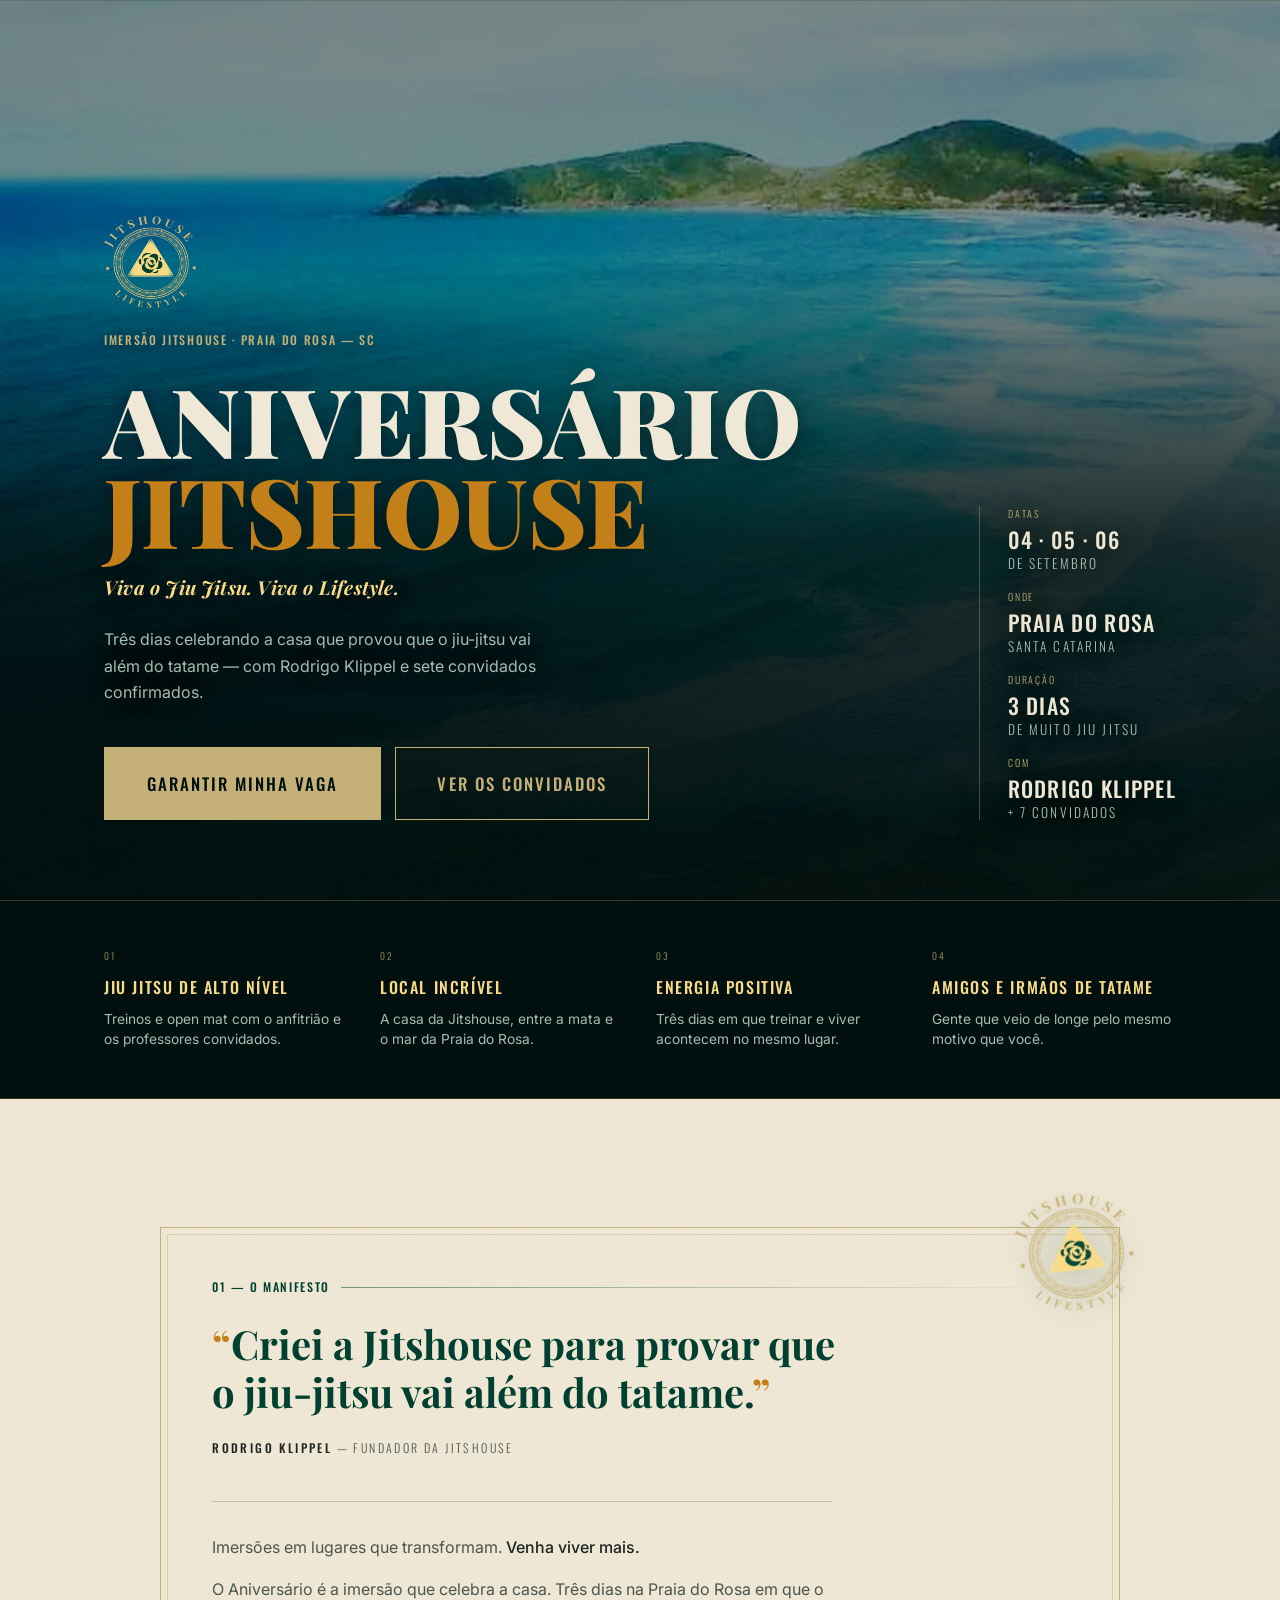
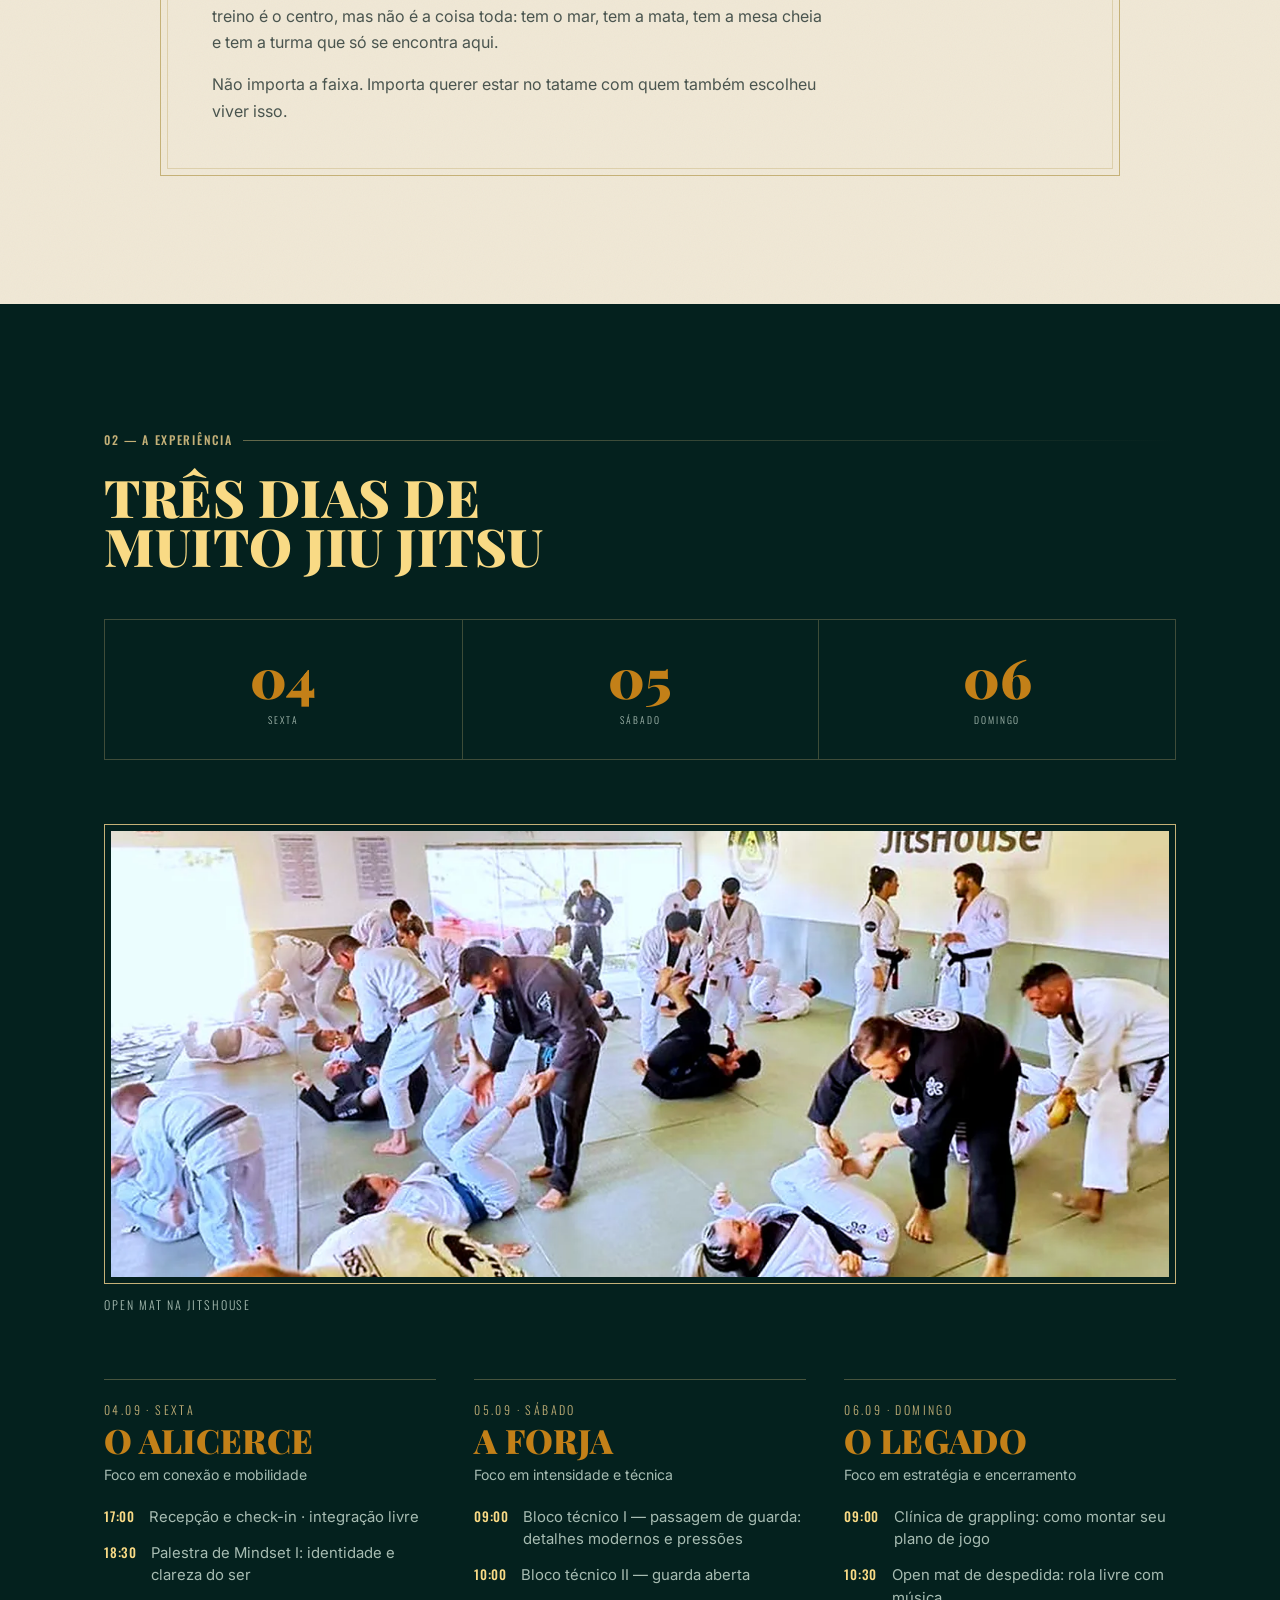
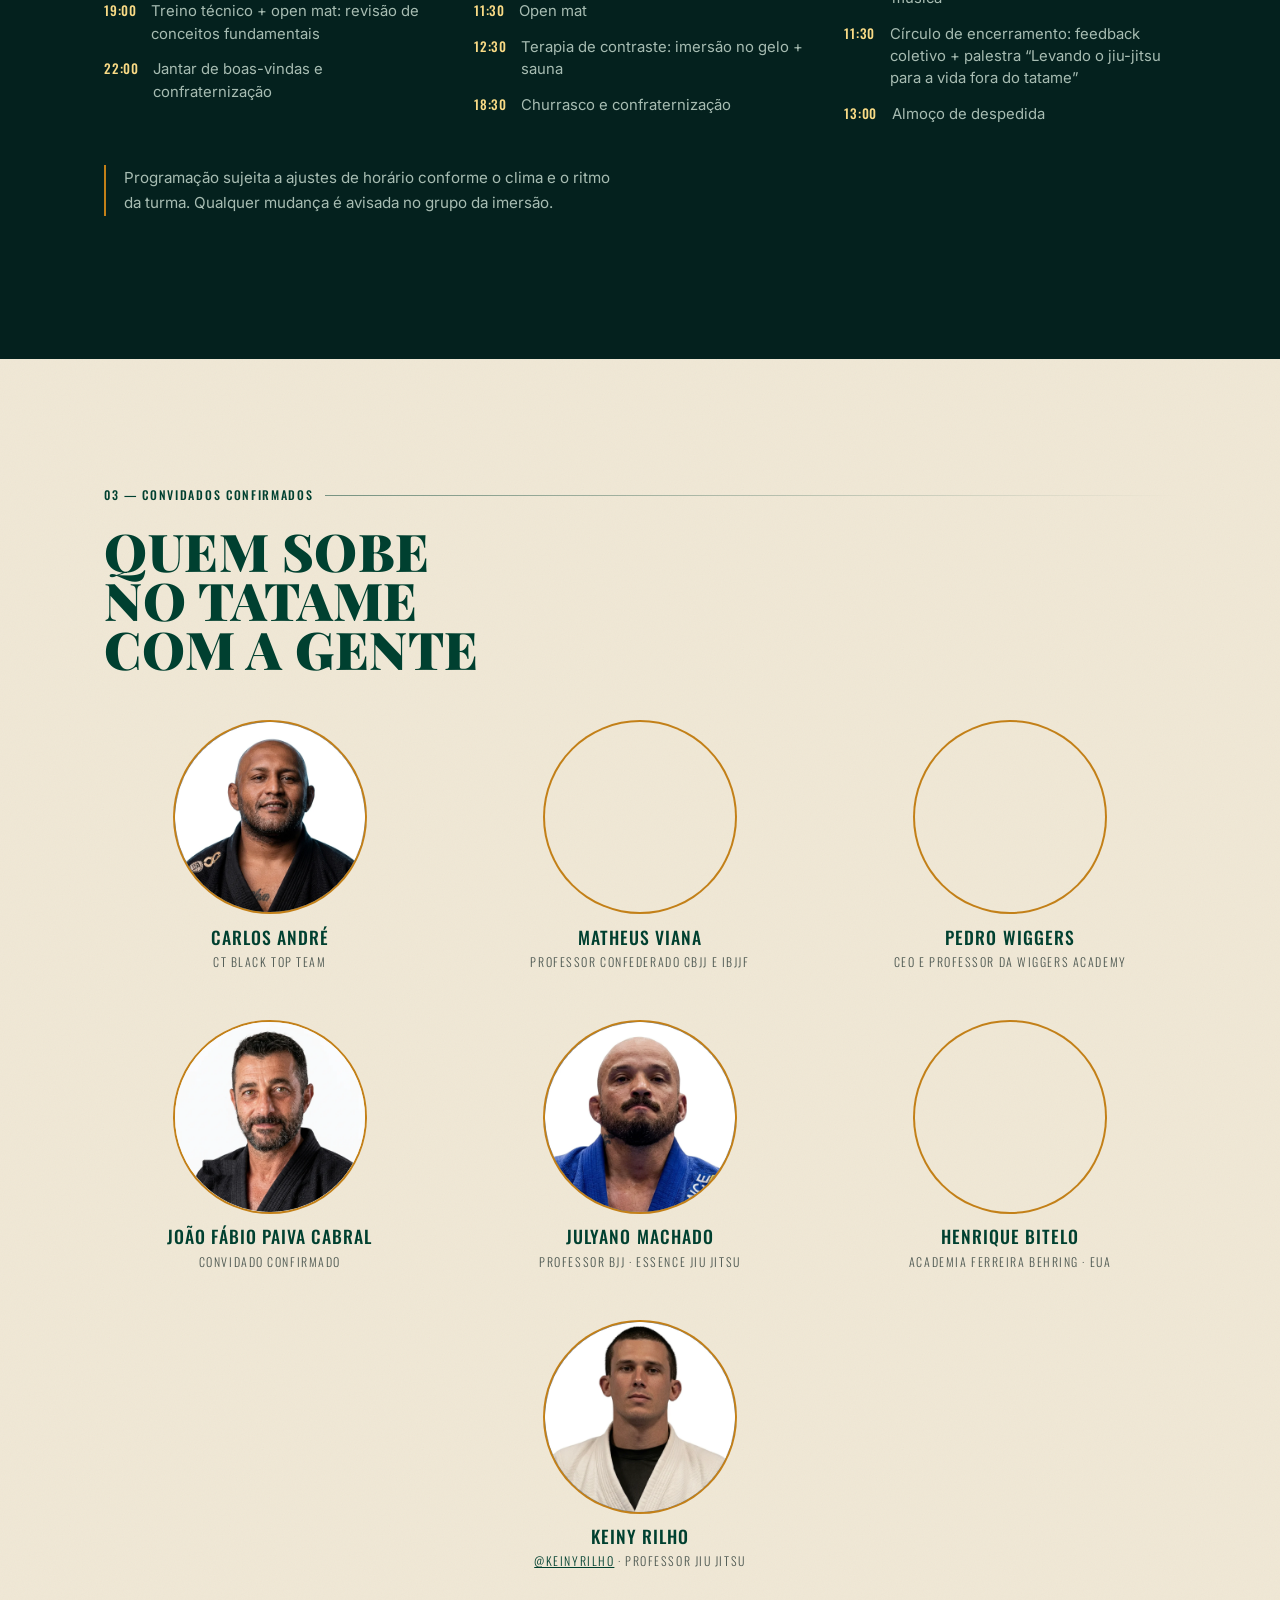
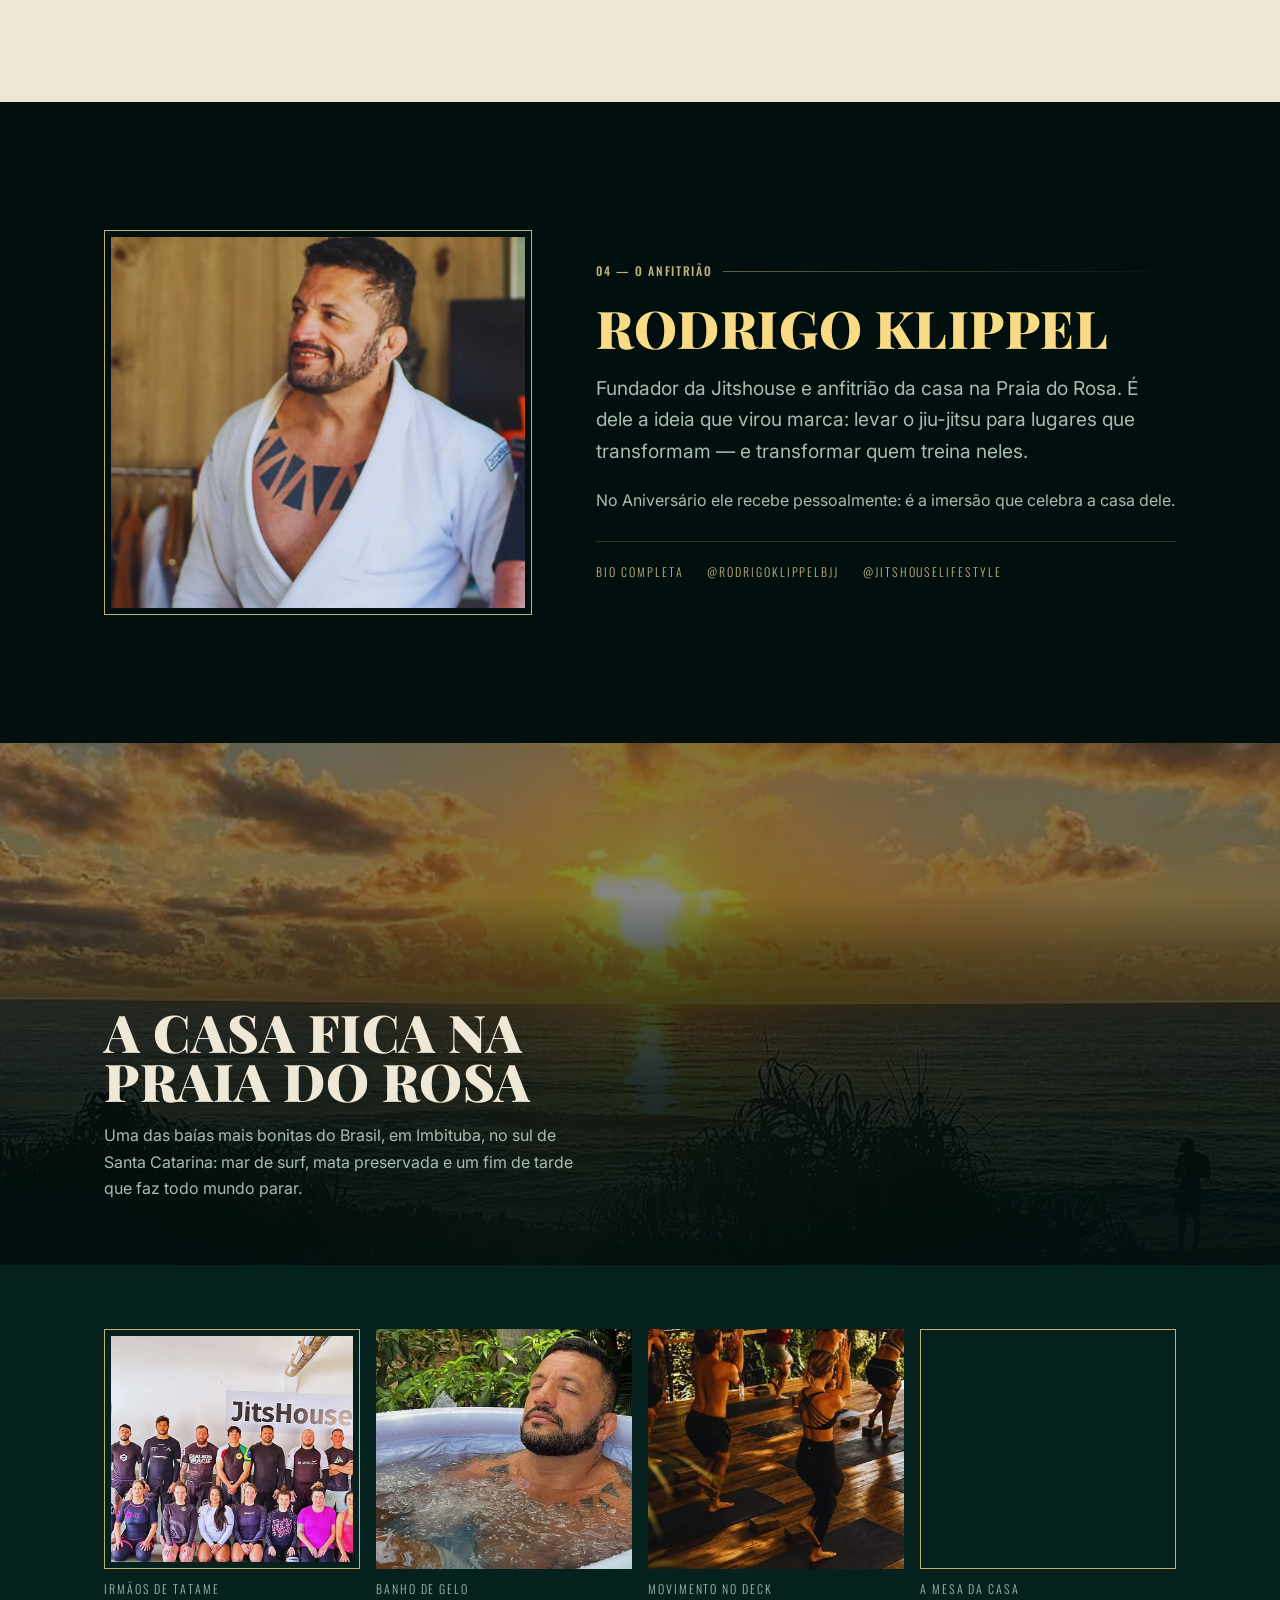
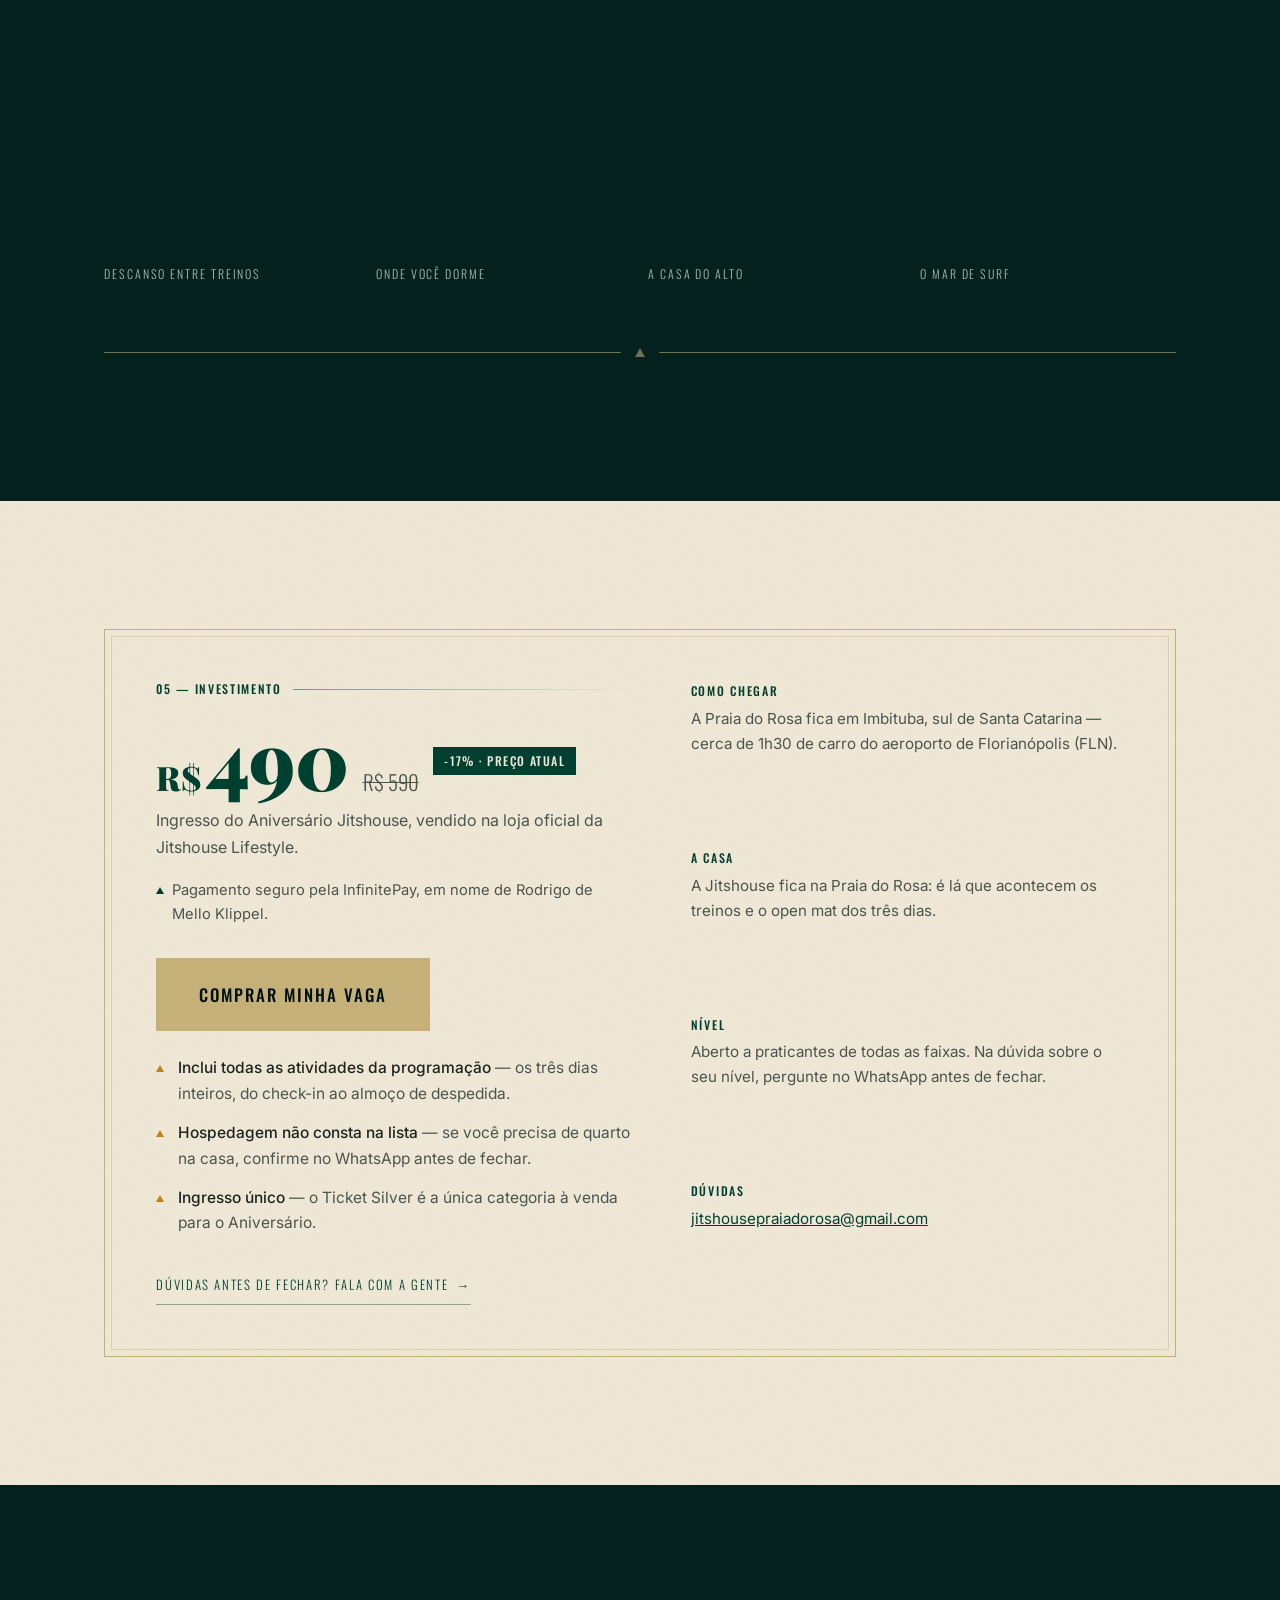
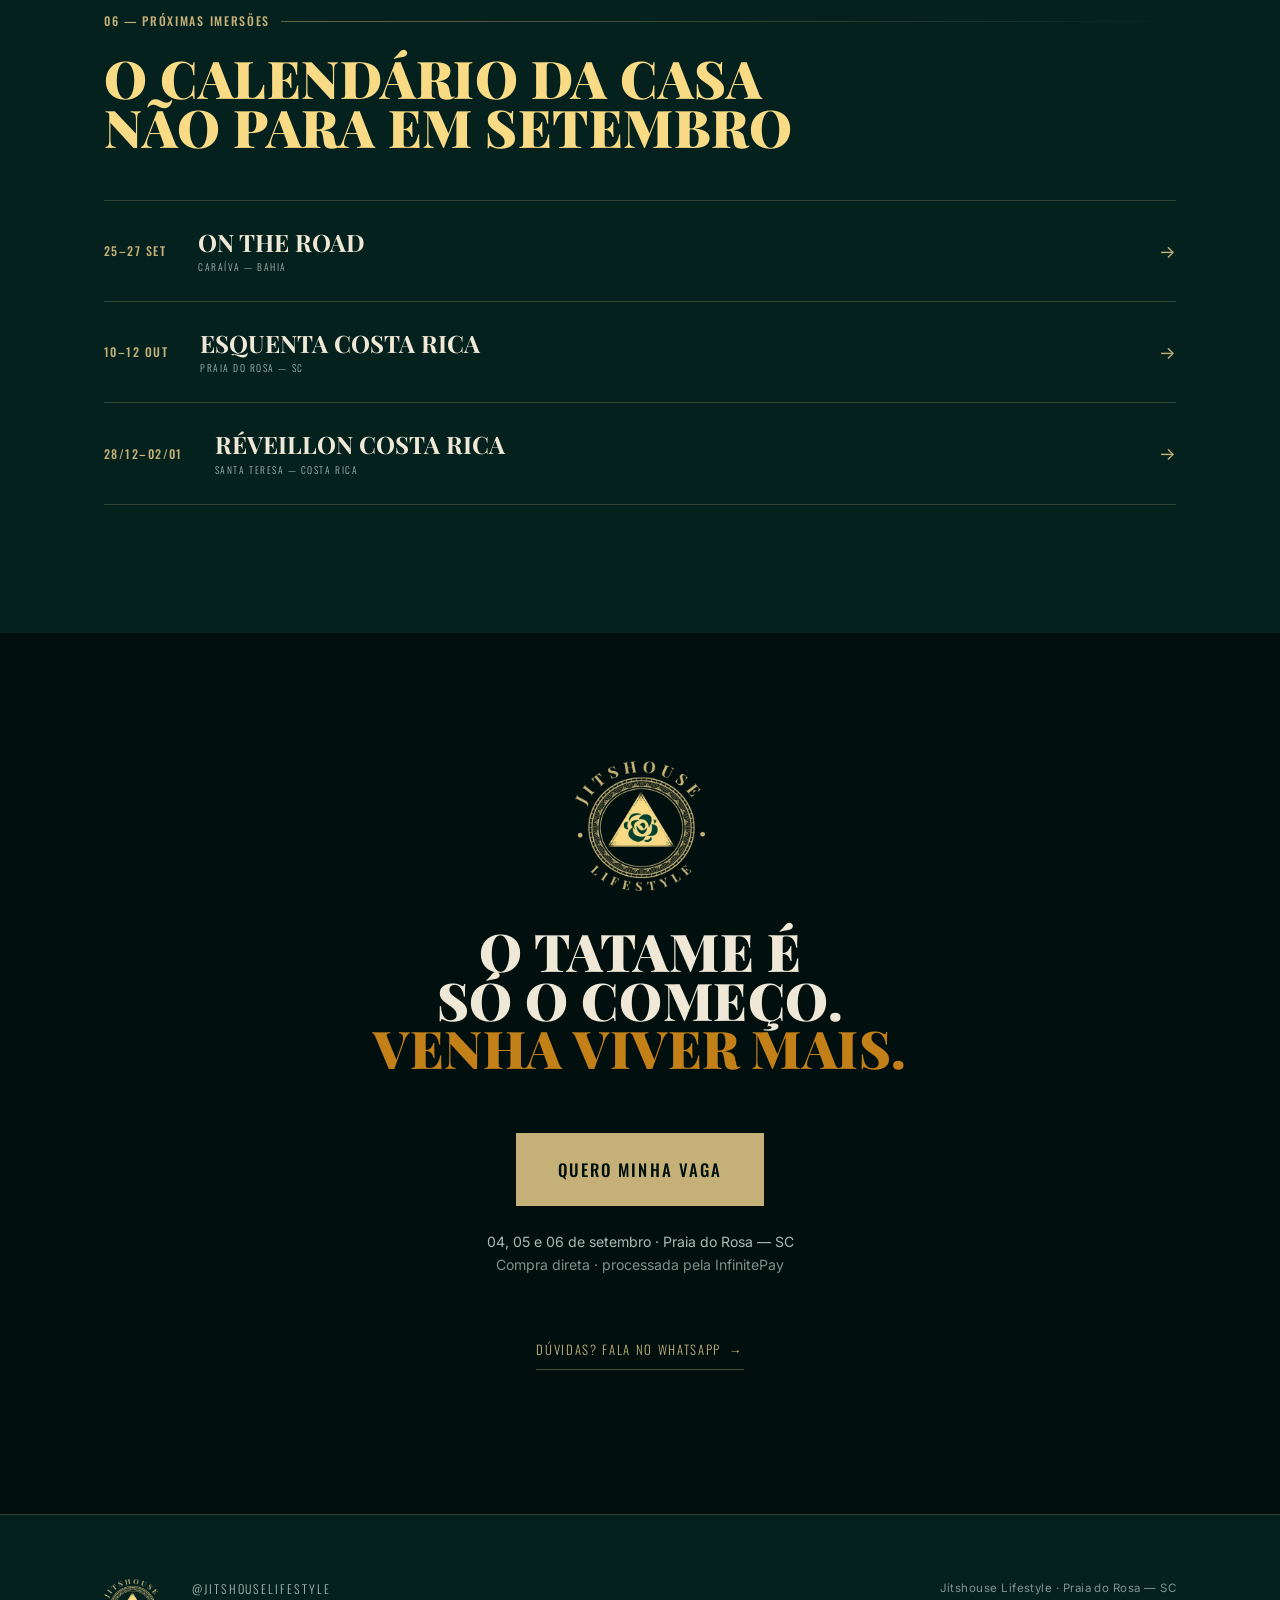
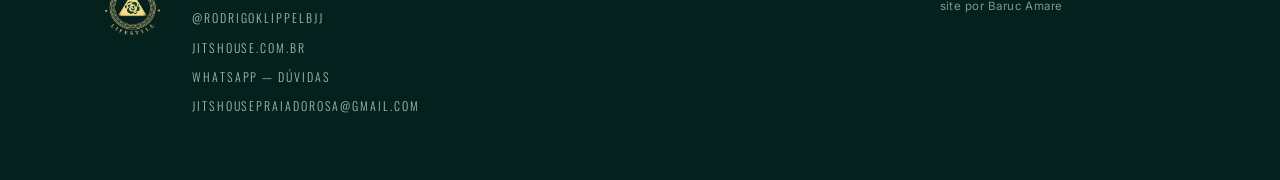
<file: aniversario.html>
<!DOCTYPE html>
<html lang="pt-BR">
<head>
<meta charset="utf-8">
<meta name="viewport" content="width=device-width, initial-scale=1, viewport-fit=cover">

<!--
═══════════════════════════════════════════════════════════════════════
  DADOS DA IMERSÃO  ·  TEMPLATE JITSHOUSE
  ───────────────────────────────────────────────────────────────────
  Para clonar esta página para outra imersão (Caraíva, Esquenta Costa
  Rica, Réveillon Costa Rica) troque APENAS os pontos abaixo. Cada um
  aparece marcado no corpo do HTML com o comentário [DADO: ...].

  NOME .............. Aniversário Jitshouse
  ASSINATURA ........ Viva o Jiu Jitsu. Viva o Lifestyle.  (real, do card)
  DATAS ............. 04, 05 e 06 de setembro de 2026 (sex–dom)
  DATA ISO .......... 2026-09-04  →  2026-09-06
  LOCAL ............. Praia do Rosa · Imbituba — Santa Catarina
  ANFITRIÃO ......... Rodrigo Klippel — fundador da Jitshouse
  CONVIDADOS ........ 7 confirmados (card de 25/08/2026):
                      Carlos André      · CT Black Top Team
                      Matheus Viana     · Professor confederado CBJJ e IBJJF
                      Pedro Wiggers     · CEO e professor da Wiggers Academy
                      João Fábio Paiva Cabral · [VALIDAR] equipe/função
                      Julyano Machado   · Professor BJJ · Essence Jiu Jitsu
                      Henrique Bitelo   · Academia Ferreira Behring (EUA)
                      Keiny Rilho       · Professor Jiu Jitsu (@keinyrilho)
  PILARES ........... Jiu jitsu de alto nível · Local incrível ·
                      Energia positiva · Amigos e irmãos de tatame
                      (copy real do card de convidados)
  WHATSAPP .......... 55 51 99904-1589  (resolvido de wa.link/62tfjd,
                      o link oficial publicado em jitshouse.com)
  CHECKOUT .......... https://loja.infinitepay.io/jitshouse_lifestyle/
                      yne5701-ticket-silver-aniversario-jitshouse
                      (destino de TODOS os CTAs primários, mesma aba)
  PREÇO ............. R$ 490,00 · de R$ 590,00 · -17%  (o checkout)
                      ⚠ jitshouse.com anuncia R$ 540,00 para o mesmo
                      produto. Divergência aberta — ver o comentário na
                      seção 09. Exibimos o valor que a loja cobra.
                      Vendedor no checkout: RODRIGO DE MELLO KLIPPEL
                      Ingresso único — a loja tem 4 produtos, um por
                      imersão, e só um do Aniversário. Não há outro tier.
  INCLUI ............ "Todas as atividades propostas na programação"
                      (única linha de inclusos em jitshouse.com).
                      Hospedagem NÃO é citada — nas outras imersões é.
  PROGRAMAÇÃO ....... os 3 dias hora a hora, transcritos de
                      jitshouse.com/aniversario-jitshouse/ em 26/08/2026:
                      04.09 O Alicerce · 05.09 A Forja · 06.09 O Legado
  IRMÃS ............. Caraíva R$ 1.790 · Esquenta R$ 2.190 ·
                      Réveillon R$ 8.990 — landings no jitshouse-site
  E-MAIL ............ jitshousepraiadorosa@gmail.com
  INSTAGRAM ......... @jitshouselifestyle · @rodrigoklippelbjj
  SITE .............. https://jitshouse.com
  URL DESTA PÁGINA .. https://jitshouse.site/aniversario

  ── PENDENTE (marcado [SUBSTITUIR] no corpo) ──────────────────────
  · ⚠ PREÇO: 490 (loja) vs 540 (jitshouse.com) — decidir e alinhar
  · HOSPEDAGEM está inclusa no ingresso? → seção 09
  · DATA DE VIRADA DO LOTE  → seção 09, tag do preço
  · PARCELAS ativas no checkout → seção 09, linha de pagamento
  · CONFIRMAÇÃO da vaga é automática após o pagamento? → seção 09
  · BIO / GRADUAÇÃO do Rodrigo → seção 07
  · LINKS das landings das próximas imersões → seção 10
  · Fotos dos convidados em alta (as atuais vêm do card, 316px)
═══════════════════════════════════════════════════════════════════════
-->

<title>Aniversário Jitshouse — Imersão de Jiu-Jitsu na Praia do Rosa · 04 a 06 de setembro</title>
<meta name="description" content="Três dias de muito jiu-jitsu na Praia do Rosa, Santa Catarina. A imersão que celebra o aniversário da Jitshouse, com Rodrigo Klippel e sete convidados confirmados. 04, 05 e 06 de setembro de 2026. Vagas limitadas.">
<link rel="canonical" href="https://jitshouse.site/aniversario">
<meta name="theme-color" content="#04211E">

<meta property="og:type" content="website">
<meta property="og:locale" content="pt_BR">
<meta property="og:site_name" content="Jitshouse Lifestyle">
<meta property="og:title" content="Aniversário Jitshouse — 04 a 06 de setembro · Praia do Rosa, SC">
<meta property="og:description" content="3 dias de muito jiu-jitsu na casa-mãe da Jitshouse. Com Rodrigo Klippel e sete convidados confirmados. Vagas limitadas.">
<meta property="og:url" content="https://jitshouse.site/aniversario">
<meta property="og:image" content="https://jitshouse.site/img/an/og.jpg">
<meta property="og:image:alt" content="Card oficial do Aniversário Jitshouse — Praia do Rosa, 04, 05 e 06 de setembro">
<meta property="og:image:width" content="1200">
<meta property="og:image:height" content="630">
<meta name="twitter:card" content="summary_large_image">

<link rel="icon" href="img/brasao.webp" type="image/webp">
<link rel="preload" as="image" href="img/an/hero-rosa.webp" fetchpriority="high">
<link rel="preconnect" href="https://fonts.googleapis.com">
<link rel="preconnect" href="https://fonts.gstatic.com" crossorigin>
<link href="https://fonts.googleapis.com/css2?family=Inter:wght@400;500&family=Oswald:wght@300;500&family=Playfair+Display:wght@700;900&display=swap" rel="stylesheet">

<style>
/* ══════════════════════════════════════════════════════════════════
   PALETA — amostrada pixel a pixel dos ativos oficiais da Jitshouse
   (Logo-jitshouse.png + card Aniversario-V5-Site.jpg)

   Os hex diferem do brief porque o verde real da marca é bem mais
   profundo (#011819 no card, #004030 na rosa do brasão) do que
   #123B2A. Mantive os NOMES dos tokens para o template continuar
   previsível ao clonar.
   ══════════════════════════════════════════════════════════════════ */
:root{
  --floresta:   #04211E;   /* fundo dominante — o teal-noite do card */
  --floresta-2: #01100F;   /* seções mais profundas */
  --verde-rosa: #004030;   /* o verde da rosa do brasão — 9.7:1 no papel */
  --ouro:       #C5B178;   /* o aro do brasão — 8.0:1 na floresta */
  --ouro-quente:#C38018;   /* o dourado do lettering JITSHOUSE — 5.2:1 */
  --areia:      #F9DA85;   /* o triângulo do brasão — 12.4:1 */
  --papel:      #F0E8D6;   /* pôster impresso — 13.9:1 na floresta */
  --tinta:      #1C2420;   /* texto sobre papel — 13.0:1 */
  --mute-papel: #4A554F;   /* secundário no papel — 6.4:1 */
  --mute-esc:   #A7BCB2;   /* secundário na floresta — 8.4:1 */
  --areia-sol:  #D98E3B;   /* acento tropical, raro */

  --fs-hero: clamp(2.6rem, 8vw, 6rem);
  --fs-h2:   clamp(1.75rem, 4.6vw, 3.25rem);
  --fs-h3:   clamp(1.15rem, 2.2vw, 1.5rem);
  --fs-body: clamp(1rem, 1.25vw, 1.0625rem);
  --fs-micro:clamp(.66rem, 1.05vw, .75rem);

  --gut: clamp(1.25rem, 5vw, 4.5rem);
  --max: 1200px;
  --ease: cubic-bezier(.22,1,.36,1);

  /* textura de papel — noise SVG, o toque "pôster impresso" */
  --grao: url("data:image/svg+xml,%3Csvg xmlns='http://www.w3.org/2000/svg' width='160' height='160'%3E%3Cfilter id='n'%3E%3CfeTurbulence type='fractalNoise' baseFrequency='.85' numOctaves='3'/%3E%3C/filter%3E%3Crect width='160' height='160' filter='url(%23n)'/%3E%3C/svg%3E");
}

*,*::before,*::after{box-sizing:border-box}
html{-webkit-text-size-adjust:100%; scroll-behavior:smooth}
body{
  margin:0; background:var(--floresta); color:var(--papel);
  font:400 var(--fs-body)/1.65 Inter,system-ui,sans-serif;
  -webkit-font-smoothing:antialiased; overflow-x:hidden;
}
img{max-width:100%; display:block}
a{color:inherit}
::selection{background:var(--ouro); color:var(--floresta-2)}
:focus-visible{outline:2px solid var(--areia); outline-offset:3px; border-radius:2px}

.wrap{max-width:var(--max); margin-inline:auto; padding-inline:var(--gut)}
.sec{padding-block:clamp(4rem,10vw,8rem); position:relative}

/* ── tipografia de marca ─────────────────────────────────────────── */
.display{
  font-family:"Playfair Display",Georgia,serif; font-weight:900;
  text-transform:uppercase; line-height:.94; letter-spacing:.01em;
  margin:0; text-wrap:balance;
}
.rotulo{
  font-family:Oswald,"Arial Narrow",sans-serif; font-weight:500;
  text-transform:uppercase; letter-spacing:.14em; font-size:var(--fs-micro);
  line-height:1.4; margin:0;
}
.rotulo--fino{font-weight:300; letter-spacing:.2em}
.olho{ /* rótulo de seção, com número de pôster */
  display:flex; align-items:center; gap:.7rem; margin:0 0 1.5rem;
  color:var(--ouro);
}
.olho::after{content:""; flex:1; height:1px; background:linear-gradient(90deg,currentColor,transparent); opacity:.5}
.papel .olho{color:var(--verde-rosa)}
.lead{font-size:clamp(1.05rem,1.7vw,1.2rem); color:var(--mute-esc); max-width:56ch; text-wrap:pretty}
.papel .lead{color:var(--mute-papel)}

/* ── superfícies ─────────────────────────────────────────────────── */
.papel{background:var(--papel); color:var(--tinta); position:relative; isolation:isolate}
.papel::before{
  content:""; position:absolute; inset:0; z-index:-1; pointer-events:none;
  background:var(--grao); opacity:.04; mix-blend-mode:multiply;
}
.fundo{background:var(--floresta-2)}

/* moldura de filete duplo — "foto emoldurada de clube" */
.moldura{
  border:1px solid var(--ouro); padding:clamp(1.5rem,4vw,3.5rem);
  position:relative;
}
.moldura::before{
  content:""; position:absolute; inset:6px; border:1px solid var(--ouro);
  opacity:.45; pointer-events:none;
  transform:scaleX(0); transform-origin:left; transition:transform .6s var(--ease) .15s;
}
.moldura.vis::before{transform:scaleX(1)}

/* divisor: filete com triângulo central (eco do brasão) */
.divisor{display:flex; align-items:center; gap:.9rem; color:var(--ouro); opacity:.55}
.divisor::before,.divisor::after{content:""; flex:1; height:1px; background:currentColor}
.divisor i{width:0;height:0;border-inline:5px solid transparent;border-bottom:9px solid currentColor;display:block}

/* ── botões ──────────────────────────────────────────────────────── */
.btn{
  display:inline-flex; align-items:center; gap:.75rem;
  background:var(--ouro); color:var(--floresta-2);
  font-family:Oswald,sans-serif; font-weight:500; text-transform:uppercase;
  letter-spacing:.12em; font-size:clamp(.78rem,1.2vw,.9rem);
  padding:1.05rem 1.9rem; text-decoration:none; border:1px solid var(--ouro);
  transition:background .3s var(--ease), color .3s var(--ease), transform .3s var(--ease);
}
.btn:hover{background:var(--areia); border-color:var(--areia); transform:translateY(-2px)}
.btn--g{padding:1.35rem 2.6rem; font-size:clamp(.85rem,1.5vw,1.05rem)}
.btn--fantasma{background:transparent; color:var(--ouro); border-color:var(--ouro)}
.btn--fantasma:hover{background:var(--ouro); color:var(--floresta-2)}
.papel .btn--fantasma{color:var(--verde-rosa); border-color:var(--verde-rosa)}
.papel .btn--fantasma:hover{background:var(--verde-rosa); color:var(--papel)}

/* ── 01 · NAV ────────────────────────────────────────────────────── */
.nav{
  position:fixed; inset:0 0 auto; z-index:60;
  display:flex; align-items:center; justify-content:space-between; gap:1rem;
  padding:.7rem var(--gut);
  background:rgba(1,16,15,.9);
  backdrop-filter:blur(10px); -webkit-backdrop-filter:blur(10px);
  border-bottom:1px solid rgba(197,177,120,.22);
  transform:translateY(-100%); transition:transform .45s var(--ease);
}
.nav.on{transform:none}
.nav__marca{display:flex; align-items:center; gap:.7rem; text-decoration:none}
.nav__marca img{width:34px;height:34px}
.nav__marca span{color:var(--ouro); font-family:Oswald,sans-serif; font-weight:500;
  text-transform:uppercase; letter-spacing:.18em; font-size:.68rem}
.nav .btn{padding:.82rem 1.15rem; font-size:.68rem; letter-spacing:.1em}
@media (max-width:620px){ .nav__marca span{display:none} }

/* ── 02 · HERO ───────────────────────────────────────────────────── */
.hero{
  min-height:100svh; position:relative; display:flex; align-items:flex-end;
  padding-block:7rem clamp(3rem,9vw,5rem); overflow:hidden;
  background:linear-gradient(165deg,#01100F,#04211E 50%,#0C3A2C);
}
.hero__foto{
  position:absolute; inset:0; width:100%; height:100%; object-fit:cover;
  object-position:center 28%; opacity:.7; z-index:0;
}
.hero::after{ /* véu — mobile: o texto ocupa quase toda a altura, então escurece parelho */
  content:""; position:absolute; inset:0; z-index:1; pointer-events:none;
  background:
    linear-gradient(180deg, rgba(1,16,15,.72) 0%, rgba(1,16,15,.66) 42%, rgba(1,16,15,.92) 100%),
    radial-gradient(120% 55% at 8% 26%, rgba(1,16,15,.45), transparent 100%);
}
@media (min-width:900px){
  /* desktop: o texto é ancorado embaixo — deixa a enseada respirar em cima */
  .hero::after{
    background:
      linear-gradient(180deg, rgba(1,16,15,.30) 0%, rgba(1,16,15,.26) 28%, rgba(1,16,15,.84) 60%, rgba(1,16,15,.96) 100%),
      radial-gradient(95% 65% at 12% 92%, rgba(1,16,15,.72), transparent 62%);
  }
}
.hero .wrap{position:relative; z-index:2; width:100%}
.hero__grid{display:grid; gap:clamp(2rem,5vw,3.5rem); align-items:end}
@media (min-width:900px){ .hero__grid{grid-template-columns:minmax(0,1fr) auto} }

.selo{width:clamp(64px,9vw,92px); height:auto; margin-bottom:1.5rem}
.hero__eyebrow{color:var(--ouro); margin-bottom:clamp(1rem,2.5vw,1.6rem)}
/* sombra suave só no hero: o texto vive sobre foto, não sobre cor chapada */
.hero h1,.hero__eyebrow,.hero__tag,.hero__sub,.ficha{text-shadow:0 2px 22px rgba(1,16,15,.6)}
.hero h1{font-size:var(--fs-hero)}
.hero h1 .l1{display:block; color:var(--papel); letter-spacing:.02em}
.hero h1 .l2{display:block; color:var(--ouro-quente); letter-spacing:-.005em}
.hero__tag{
  font-family:"Playfair Display",serif; font-style:italic; font-weight:700;
  font-size:clamp(.95rem,1.9vw,1.2rem); color:var(--areia);
  margin:1.1rem 0 0; letter-spacing:.01em;
}
.hero__sub{margin:1.4rem 0 0; max-width:46ch; color:var(--mute-esc)}
.hero__cta{margin-top:clamp(1.8rem,4vw,2.6rem); display:flex; flex-wrap:wrap; gap:.9rem}

/* ficha lateral — o bloco de dados do card oficial */
.ficha{display:grid; gap:1.1rem; min-width:min(100%,15rem); margin:0}
@media (min-width:900px){
  .ficha{border-left:1px solid rgba(197,177,120,.35); padding-left:1.75rem}
}
.ficha__item{display:grid; gap:.3rem}
.ficha__item dt{color:var(--ouro); font-family:Oswald,sans-serif; font-weight:300;
  text-transform:uppercase; letter-spacing:.2em; font-size:.62rem}
.ficha__item dd{margin:0; font-family:Oswald,sans-serif; font-weight:500;
  text-transform:uppercase; letter-spacing:.06em; font-size:clamp(1rem,1.9vw,1.35rem);
  color:var(--papel); line-height:1.15}
.ficha__item dd small{display:block; font-weight:300; font-size:.62em; letter-spacing:.16em;
  color:var(--mute-esc); margin-top:.25rem}

/* ── 03 · PILARES ────────────────────────────────────────────────── */
.pilares{border-block:1px solid rgba(197,177,120,.25); background:var(--floresta-2)}
.pilares ul{
  list-style:none; margin:0; padding:clamp(2rem,5vw,3rem) 0;
  display:grid; gap:clamp(1.25rem,3vw,2rem);
  grid-template-columns:repeat(2,minmax(0,1fr));
}
@media (min-width:820px){ .pilares ul{grid-template-columns:repeat(4,minmax(0,1fr))} }
.pilares li{display:grid; gap:.55rem; align-content:start}
.pilares b{
  font-family:Oswald,sans-serif; font-weight:500; text-transform:uppercase;
  letter-spacing:.1em; font-size:clamp(.82rem,1.5vw,1rem); color:var(--areia);
}
.pilares p{margin:0; font-size:.86rem; color:var(--mute-esc); line-height:1.5}
.pilares .n{font-family:Oswald,sans-serif; font-weight:300; font-size:.6rem;
  letter-spacing:.2em; color:var(--ouro); opacity:.85}

/* ── 04 · MANIFESTO ──────────────────────────────────────────────── */
.manifesto .moldura{max-width:60rem; margin-inline:auto}
.carimbo{
  position:absolute; top:-34px; right:clamp(-14px,2vw,-24px);
  width:clamp(72px,11vw,116px); height:auto;
  transform:rotate(-12deg) scale(.9); opacity:0;
  transition:transform .4s var(--ease), opacity .3s linear;
  filter:drop-shadow(0 6px 18px rgba(0,64,48,.25));
}
.moldura.vis .carimbo{transform:rotate(-6deg) scale(1); opacity:.95}
blockquote{
  margin:0; font-family:"Playfair Display",Georgia,serif; font-weight:700;
  font-size:clamp(1.4rem,3.6vw,2.5rem); line-height:1.2; color:var(--verde-rosa);
  text-wrap:balance;
}
blockquote::before{content:"\201C"; color:var(--ouro-quente)}
blockquote::after{content:"\201D"; color:var(--ouro-quente)}
.assina{margin:1.5rem 0 0; color:var(--mute-papel)}
.assina b{color:var(--tinta); font-weight:500}
.manifesto__texto{
  margin-top:clamp(2rem,4vw,2.75rem); padding-top:clamp(1.5rem,3vw,2rem);
  border-top:1px solid rgba(0,64,48,.22);
  display:grid; gap:1rem; max-width:62ch;
}
.manifesto__texto p{margin:0; color:var(--mute-papel)}
.manifesto__texto strong{color:var(--tinta); font-weight:500}

/* ── 05 · A EXPERIÊNCIA ──────────────────────────────────────────── */
.dias{
  display:grid; border:1px solid rgba(197,177,120,.3);
  grid-template-columns:repeat(3,minmax(0,1fr)); margin:clamp(2rem,5vw,3rem) 0 clamp(2.5rem,6vw,4rem);
}
.dias div{padding:clamp(1.1rem,3vw,1.9rem); text-align:center}
.dias div+div{border-left:1px solid rgba(197,177,120,.3)}
.dias .d{display:block; font-family:"Playfair Display",serif; font-weight:900;
  font-size:clamp(2rem,6vw,3.4rem); line-height:1; color:var(--ouro-quente)}
.dias .w{display:block; font-family:Oswald,sans-serif; font-weight:300; text-transform:uppercase;
  letter-spacing:.2em; font-size:.6rem; color:var(--mute-esc); margin-top:.5rem}

/* prato editorial: a foto larga que abre a seção */
.prato{margin:0 0 clamp(2.5rem,6vw,4rem)}
.prato img{
  width:100%; height:clamp(220px,42vw,460px); object-fit:cover;
  object-position:center 55%; border:1px solid var(--ouro); padding:6px;
}
.prato figcaption{
  margin-top:.7rem; font-family:Oswald,sans-serif; font-weight:300;
  text-transform:uppercase; letter-spacing:.16em; font-size:var(--fs-micro);
  color:var(--mute-esc);
}

/* programação: três dias, hora a hora */
.prog{list-style:none; margin:0; padding:0; display:grid; gap:clamp(2rem,4vw,2.75rem)}
@media (min-width:900px){ .prog{grid-template-columns:repeat(3,minmax(0,1fr)); gap:clamp(1.5rem,3vw,2.5rem)} }
.prog .dia{
  display:grid; align-content:start; gap:1.25rem;
  padding-top:1.25rem; border-top:1px solid rgba(197,177,120,.35);
}
.dia__cab{display:grid; gap:.35rem}
.dia__data{
  margin:0; font-family:Oswald,sans-serif; font-weight:300; text-transform:uppercase;
  letter-spacing:.2em; font-size:var(--fs-micro); color:var(--ouro);
}
.dia__nome{
  margin:0; font-family:"Playfair Display",Georgia,serif; font-weight:900;
  text-transform:uppercase; letter-spacing:.01em; line-height:.95;
  font-size:clamp(1.6rem,3.4vw,2.1rem); color:var(--ouro-quente);
}
.dia__foco{margin:0; font-size:.88rem; color:var(--mute-esc)}
.horas{list-style:none; margin:0; padding:0; display:grid; gap:.85rem}
.horas li{display:grid; grid-template-columns:auto 1fr; gap:.9rem; align-items:baseline}
.horas b{
  font-family:Oswald,sans-serif; font-weight:500; letter-spacing:.06em;
  font-size:.82rem; color:var(--areia); font-variant-numeric:tabular-nums;
}
.horas span{font-size:.93rem; color:var(--mute-esc); line-height:1.5}

.itin{list-style:none; margin:0; padding:0; max-width:56rem}
.itin li{
  display:grid; grid-template-columns:auto 1fr; gap:clamp(1rem,3vw,2rem);
  align-items:baseline; padding:clamp(1rem,2.5vw,1.4rem) 0;
  border-top:1px solid rgba(197,177,120,.2);
}
.itin li:last-child{border-bottom:1px solid rgba(197,177,120,.2)}
.itin .num{font-family:Oswald,sans-serif; font-weight:300; letter-spacing:.16em;
  font-size:.68rem; color:var(--ouro); padding-top:.35rem}
.itin h3{margin:0 0 .3rem; font-family:Oswald,sans-serif; font-weight:500;
  text-transform:uppercase; letter-spacing:.08em; font-size:var(--fs-h3); color:var(--papel)}
.itin p{margin:0; color:var(--mute-esc); font-size:.95rem; max-width:52ch}
.nota{
  margin-top:clamp(2rem,4vw,2.5rem); padding-left:1.1rem;
  border-left:2px solid var(--ouro-quente); color:var(--mute-esc);
  font-size:.95rem; max-width:52ch;
}

/* ── 06 · CONVIDADOS (grid assimétrico) ──────────────────────────── */
.convidados{display:grid; gap:clamp(1.75rem,4vw,3rem) clamp(1rem,3vw,2.5rem);
  grid-template-columns:repeat(2,minmax(0,1fr)); margin-top:clamp(2rem,5vw,3rem)}
@media (min-width:760px){ .convidados{grid-template-columns:repeat(3,minmax(0,1fr))} }
.conv{margin:0; display:grid; gap:.9rem; justify-items:center; text-align:center}
.conv img{
  width:100%; max-width:190px; height:auto; aspect-ratio:1; border-radius:50%;
  /* o aro dourado agora é CSS: no card oficial ele é fino demais e não
     sobrevive ao recorte igual nos sete. Assim fica idêntico em todos. */
  box-shadow:0 0 0 2px var(--ouro-quente);
}
.conv b{display:block; font-family:Oswald,sans-serif; font-weight:500; text-transform:uppercase;
  letter-spacing:.06em; font-size:clamp(.9rem,1.7vw,1.1rem); color:var(--verde-rosa); line-height:1.2}
.conv span{font-family:Oswald,sans-serif; font-weight:300; text-transform:uppercase;
  letter-spacing:.13em; font-size:var(--fs-micro); color:var(--mute-papel)}
.conv a{color:var(--verde-rosa)}
/* Todos no mesmo tamanho e na mesma linha de base. Havia aqui uma
   assimetria proposital (tamanhos e deslocamentos diferentes por
   posição), mas com sete retratos ela lia como desalinho: os nomes
   caíam em alturas diferentes e a grade parecia torta, não ritmada. */
@media (min-width:760px){
  /* topo alinhado: o círculo de cada um começa na mesma altura, mesmo
     quando a legenda do vizinho quebra em duas linhas */
  .convidados{align-items:start}
  /* são sete: o último sobra na fileira. Centraliza em vez de deixar
     órfão na esquerda. */
  .conv:nth-child(7){grid-column:2}
}
@media (max-width:759px){
  .conv:nth-child(7){grid-column:1 / -1; max-width:52%; margin-inline:auto}
}

/* ── 07 · ANFITRIÃO ──────────────────────────────────────────────── */
.anfitriao__grid{display:grid; gap:clamp(2rem,5vw,4rem); align-items:center}
@media (min-width:860px){ .anfitriao__grid{grid-template-columns:minmax(0,.85fr) minmax(0,1.15fr)} }
.anfitriao__retrato{
  width:100%; height:auto; aspect-ratio:10/9; object-fit:cover; object-position:62% center;
  border:1px solid var(--ouro); padding:6px;
}
.anfitriao h2{color:var(--areia)}
.anfitriao .creditos{
  margin-top:1.75rem; padding-top:1.25rem; border-top:1px solid rgba(197,177,120,.25);
  display:flex; flex-wrap:wrap; gap:.5rem 1.5rem;
}
.anfitriao .creditos a{color:var(--ouro); text-decoration:none;
  font-family:Oswald,sans-serif; font-weight:300; text-transform:uppercase;
  letter-spacing:.16em; font-size:var(--fs-micro)}
.anfitriao .creditos a:hover{color:var(--areia)}

/* ── 08 · O LUGAR ────────────────────────────────────────────────── */
.lugar{position:relative}
.lugar__foto{width:100%; height:clamp(300px,58vh,620px); object-fit:cover}
/* o pôr do sol é quente: escurece por brilho, não com véu verde —
   sobrepor o teal deixava o dourado com cara de suja */
.lugar__foto{filter:brightness(.52)}
.lugar__texto{
  position:absolute; inset:auto 0 0;
  padding-block:clamp(4rem,11vw,7rem) clamp(2rem,6vw,4rem);
  background:linear-gradient(0deg, rgba(1,16,15,.94) 0%, rgba(1,16,15,.74) 50%, rgba(1,16,15,.32) 85%, transparent 100%);
}
.lugar h2{color:var(--papel); max-width:20ch}
.lugar p{color:var(--mute-esc); max-width:48ch; margin:1rem 0 0}

.galeria{
  display:grid; gap:clamp(.5rem,1.4vw,1rem);
  grid-template-columns:repeat(2,minmax(0,1fr));
}
@media (min-width:760px){ .galeria{grid-template-columns:repeat(4,minmax(0,1fr))} }
.galeria figure{margin:0}
.galeria img{width:100%; height:clamp(150px,22vw,240px); object-fit:cover}
.galeria figcaption{
  margin-top:.6rem; font-family:Oswald,sans-serif; font-weight:300;
  text-transform:uppercase; letter-spacing:.16em; font-size:var(--fs-micro);
  color:var(--mute-esc);
}
.galeria .emoldurada{padding:6px; border:1px solid var(--ouro)}

/* ── 09 · INVESTIMENTO ───────────────────────────────────────────── */
.invest__grid{display:grid; gap:clamp(2rem,5vw,3.5rem)}
@media (min-width:860px){ .invest__grid{grid-template-columns:minmax(0,1.05fr) minmax(0,.95fr)} }
.valor{
  font-family:"Playfair Display",serif; font-weight:900; text-transform:uppercase;
  font-size:clamp(1.6rem,4vw,2.4rem); line-height:1.05; color:var(--verde-rosa);
  margin:0 0 .6rem;
}
/* bloco de preço */
.preco{display:flex; flex-wrap:wrap; align-items:baseline; gap:.4rem .9rem; margin:0 0 .5rem}
.preco__agora{
  font-family:"Playfair Display",serif; font-weight:900; line-height:.9;
  font-size:clamp(3rem,9vw,5rem); color:var(--verde-rosa); letter-spacing:-.01em;
}
.preco__agora small{font-size:.42em; letter-spacing:.02em; margin-right:.12em}
.preco__de{
  font-family:Oswald,sans-serif; font-weight:300; font-size:clamp(1rem,2.2vw,1.3rem);
  color:var(--mute-papel); text-decoration:line-through; text-decoration-thickness:1px;
}
.preco__tag{
  font-family:Oswald,sans-serif; font-weight:500; text-transform:uppercase;
  letter-spacing:.12em; font-size:var(--fs-micro); line-height:1;
  background:var(--verde-rosa); color:var(--papel); padding:.5rem .7rem;
  align-self:center;
}
.pagamento{
  margin:1.1rem 0 0; font-size:.92rem; color:var(--mute-papel);
  display:flex; align-items:baseline; gap:.5rem;
}
.pagamento::before{
  content:""; flex:none; width:0;height:0; border-inline:4px solid transparent;
  border-bottom:7px solid var(--verde-rosa); transform:translateY(-1px);
}
/* WhatsApp rebaixado: link de texto, não botão */
.secundario{
  display:inline-flex; align-items:center; gap:.5rem; margin-top:1.4rem;
  font-family:Oswald,sans-serif; font-weight:300; text-transform:uppercase;
  letter-spacing:.13em; font-size:clamp(.72rem,1.1vw,.8rem); color:var(--verde-rosa);
  text-decoration:none; border-bottom:1px solid rgba(0,64,48,.4);
  padding:1rem 0 .55rem;    /* alvo de toque ≥44px sem virar botão */
  transition:border-color .3s var(--ease), gap .3s var(--ease);
}
.secundario:hover{border-color:var(--verde-rosa); gap:.75rem}

.lista{list-style:none; margin:1.5rem 0 0; padding:0; display:grid; gap:.85rem}
.lista li{display:grid; grid-template-columns:auto 1fr; gap:.85rem; align-items:baseline;
  font-size:.97rem; color:var(--mute-papel)}
.lista li::before{content:""; width:0;height:0;border-inline:4px solid transparent;
  border-bottom:7px solid var(--ouro-quente); transform:translateY(-1px)}
.lista strong{color:var(--tinta); font-weight:500}
.logistica{display:grid; gap:1.1rem; margin:0}
.logistica dt{font-family:Oswald,sans-serif; font-weight:500; text-transform:uppercase;
  letter-spacing:.14em; font-size:var(--fs-micro); color:var(--verde-rosa)}
.logistica dd{margin:.3rem 0 0; color:var(--mute-papel); font-size:.95rem}
.logistica a{color:var(--verde-rosa)}
.acoes{display:flex; flex-wrap:wrap; gap:.9rem; margin-top:2rem}

/* ── 10 · PRÓXIMAS ───────────────────────────────────────────────── */
.proximas{display:grid; margin-top:clamp(2rem,5vw,3rem);
  border-top:1px solid rgba(197,177,120,.25)}
.prox{
  display:grid; grid-template-columns:auto 1fr auto; gap:clamp(.9rem,3vw,2rem);
  align-items:center; padding:clamp(1.15rem,3vw,1.75rem) 0; text-decoration:none;
  border-bottom:1px solid rgba(197,177,120,.25);
  transition:padding-inline .35s var(--ease), background .35s var(--ease);
}
.prox:hover{background:rgba(197,177,120,.06); padding-inline:.9rem}
.prox__data{font-family:Oswald,sans-serif; font-weight:500; text-transform:uppercase;
  letter-spacing:.12em; font-size:var(--fs-micro); color:var(--ouro); min-width:8ch}
.prox__nome{font-family:"Playfair Display",serif; font-weight:700; text-transform:uppercase;
  font-size:clamp(1rem,2.4vw,1.5rem); color:var(--papel); line-height:1.15}
.prox__nome small{display:block; font-family:Oswald,sans-serif; font-weight:300;
  text-transform:uppercase; letter-spacing:.16em; font-size:.6rem; color:var(--mute-esc); margin-top:.35rem}
.prox__seta{color:var(--ouro); font-size:1.1rem; transition:transform .35s var(--ease)}
.prox:hover .prox__seta{transform:translateX(5px)}

/* ── 11 · CTA FINAL ──────────────────────────────────────────────── */
.final{text-align:center; background:var(--floresta-2)}
.final__brasao{width:clamp(80px,13vw,130px); height:auto; margin:0 auto clamp(1.5rem,4vw,2.25rem)}
.final h2{color:var(--papel); max-width:16ch; margin-inline:auto}
.final h2 em{font-style:normal; color:var(--ouro-quente); display:block}
.final .btn{margin-top:clamp(2rem,5vw,2.75rem)}
.final .obs{margin-top:1.5rem; color:var(--mute-esc); font-size:.88rem}

/* ── 12 · FOOTER ─────────────────────────────────────────────────── */
footer{border-top:1px solid rgba(197,177,120,.22); padding-block:clamp(2.5rem,6vw,4rem) 6.5rem}
@media (min-width:820px){ footer{padding-bottom:clamp(2.5rem,6vw,4rem)} }
.rodape{display:grid; gap:2rem; align-items:start}
@media (min-width:760px){ .rodape{grid-template-columns:auto 1fr auto} }
.rodape__brasao{width:56px; height:auto}
.rodape nav{display:grid; gap:.6rem}
.rodape a{color:var(--mute-esc); text-decoration:none; font-family:Oswald,sans-serif;
  font-weight:300; text-transform:uppercase; letter-spacing:.16em; font-size:var(--fs-micro)}
.rodape a:hover{color:var(--ouro)}
.credito{margin:0; color:var(--mute-esc); opacity:.75; font-size:.72rem; letter-spacing:.04em; line-height:1.6}
.credito a{text-transform:none; letter-spacing:.02em; font-family:Inter,sans-serif; font-size:.72rem}

/* ── barra fixa mobile ───────────────────────────────────────────── */
.barra{
  position:fixed; inset:auto 0 0; z-index:70;
  padding:.7rem var(--gut) calc(.7rem + env(safe-area-inset-bottom));
  background:rgba(1,16,15,.95);
  backdrop-filter:blur(10px); -webkit-backdrop-filter:blur(10px);
  border-top:1px solid rgba(197,177,120,.28);
  transform:translateY(110%); transition:transform .45s var(--ease);
}
.barra.on{transform:none}
.barra .btn{width:100%; justify-content:center; text-align:center}
@media (min-width:820px){ .barra{display:none} }

/* ── movimento ───────────────────────────────────────────────────── */
.an{opacity:0; transform:translateY(18px); transition:opacity .6s var(--ease), transform .6s var(--ease)}
.an.vis{opacity:1; transform:none}
.an[data-d="1"]{transition-delay:.13s}
.an[data-d="2"]{transition-delay:.26s}
.an[data-d="3"]{transition-delay:.39s}
.an[data-d="4"]{transition-delay:.52s}
.itin li.an,.conv.an{transition-delay:calc(var(--i,0) * .12s)}

@media (prefers-reduced-motion:reduce){
  html{scroll-behavior:auto}
  *,*::before,*::after{transition-duration:.01ms !important; animation-duration:.01ms !important}
  .an{transform:none !important}
  .carimbo{transform:rotate(-6deg); opacity:.95}
  .moldura::before{transform:scaleX(1)}
}
</style>
</head>
<body>

<!-- ══ 01 · NAV ══════════════════════════════════════════════════ -->
<header class="nav" id="nav">
  <a class="nav__marca" href="#topo" aria-label="Jitshouse Lifestyle — voltar ao topo">
    <img src="img/brasao.webp" alt="" width="34" height="34">
    <span>Jitshouse Lifestyle</span>
  </a>
  <!-- [DADO: link de conversão] -->
  <a class="btn" href="https://loja.infinitepay.io/jitshouse_lifestyle/yne5701-ticket-silver-aniversario-jitshouse">Garantir minha vaga</a>
</header>

<!-- ══ 02 · HERO ═════════════════════════════════════════════════ -->
<section class="hero" id="topo">
  <img class="hero__foto" src="img/an/hero-rosa.webp" alt="A enseada da Praia do Rosa vista do alto: mar azul-turquesa, arrebentação e os morros verdes que fecham a baía" width="1900" height="1663" fetchpriority="high">
  <div class="wrap">
    <div class="hero__grid">
      <div>
        <img class="selo an" src="img/brasao.webp" alt="Brasão Jitshouse Lifestyle" width="92" height="92">
        <!-- [DADO: nome da imersão + local] -->
        <p class="rotulo hero__eyebrow an" data-d="1">Imersão Jitshouse · Praia do Rosa — SC</p>
        <h1 class="display an" data-d="2">
          <span class="l1">Aniversário</span>
          <span class="l2">Jitshouse</span>
        </h1>
        <p class="hero__tag an" data-d="2">Viva o Jiu Jitsu. Viva o Lifestyle.</p>
        <p class="hero__sub an" data-d="3">Três dias celebrando a casa que provou que o jiu-jitsu vai além do tatame — com Rodrigo Klippel e sete convidados confirmados.</p>
        <div class="hero__cta an" data-d="4">
          <a class="btn btn--g" href="https://loja.infinitepay.io/jitshouse_lifestyle/yne5701-ticket-silver-aniversario-jitshouse">Garantir minha vaga</a>
          <a class="btn btn--g btn--fantasma" href="#convidados">Ver os convidados</a>
        </div>
      </div>

      <!-- ficha lateral — o bloco de dados do card oficial -->
      <dl class="ficha an" data-d="3">
        <div class="ficha__item">
          <dt>Datas</dt>
          <!-- [DADO: datas] -->
          <dd>04 · 05 · 06<small>De setembro</small></dd>
        </div>
        <div class="ficha__item">
          <dt>Onde</dt>
          <!-- [DADO: local] -->
          <dd>Praia do Rosa<small>Santa Catarina</small></dd>
        </div>
        <div class="ficha__item">
          <dt>Duração</dt>
          <dd>3 dias<small>De muito jiu jitsu</small></dd>
        </div>
        <div class="ficha__item">
          <dt>Com</dt>
          <!-- [DADO: anfitrião] -->
          <dd>Rodrigo Klippel<small>+ 7 convidados</small></dd>
        </div>
      </dl>
    </div>
  </div>
</section>

<!-- ══ 03 · PILARES — copy real do card de convidados ════════════ -->
<section class="pilares">
  <div class="wrap">
    <ul>
      <li class="an"><span class="n">01</span><b>Jiu jitsu de alto nível</b><p>Treinos e open mat com o anfitrião e os professores convidados.</p></li>
      <li class="an" data-d="1"><span class="n">02</span><b>Local incrível</b><p>A casa da Jitshouse, entre a mata e o mar da Praia do Rosa.</p></li>
      <li class="an" data-d="2"><span class="n">03</span><b>Energia positiva</b><p>Três dias em que treinar e viver acontecem no mesmo lugar.</p></li>
      <li class="an" data-d="3"><span class="n">04</span><b>Amigos e irmãos de tatame</b><p>Gente que veio de longe pelo mesmo motivo que você.</p></li>
    </ul>
  </div>
</section>

<!-- ══ 04 · MANIFESTO ════════════════════════════════════════════ -->
<section class="sec papel manifesto">
  <div class="wrap">
    <div class="moldura">
      <img class="carimbo" src="img/brasao.webp" alt="" width="116" height="116">
      <p class="rotulo olho"><span>01 — O manifesto</span></p>
      <blockquote>Criei a Jitshouse para provar que o jiu-jitsu vai além do tatame.</blockquote>
      <p class="assina rotulo rotulo--fino"><b>Rodrigo Klippel</b> — fundador da Jitshouse</p>
      <div class="manifesto__texto">
        <p>Imersões em lugares que transformam. <strong>Venha viver mais.</strong></p>
        <p>O Aniversário é a imersão que celebra a casa. Três dias na Praia do Rosa em que o treino é o centro, mas não é a coisa toda: tem o mar, tem a mata, tem a mesa cheia e tem a turma que só se encontra aqui.</p>
        <p>Não importa a faixa. Importa querer estar no tatame com quem também escolheu viver isso.</p>
      </div>
    </div>
  </div>
</section>

<!-- ══ 05 · A EXPERIÊNCIA / PROGRAMAÇÃO ══════════════════════════ -->
<section class="sec" id="experiencia">
  <div class="wrap">
    <p class="rotulo olho an"><span>02 — A experiência</span></p>
    <h2 class="display an" data-d="1" style="font-size:var(--fs-h2); color:var(--areia); max-width:18ch">Três dias de muito jiu jitsu</h2>

    <!-- [DADO: datas — trocar dia e dia-da-semana ao clonar] -->
    <div class="dias an" data-d="2">
      <div><span class="d">04</span><span class="w">Sexta</span></div>
      <div><span class="d">05</span><span class="w">Sábado</span></div>
      <div><span class="d">06</span><span class="w">Domingo</span></div>
    </div>

    <figure class="prato an">
      <img src="img/an/openmat.webp" alt="Open mat da Jitshouse: dezenas de praticantes de quimono treinando no tatame, sob a faixa da JitsHouse" width="1400" height="1225" loading="lazy" decoding="async">
      <figcaption>Open mat na Jitshouse</figcaption>
    </figure>

    <!-- [DADO: programação] Transcrita de jitshouse.com/aniversario-jitshouse/
         em 26/08/2026 — os três dias, hora a hora, como a marca publica.
         Ao clonar para outra imersão, é este bloco que muda por inteiro. -->
    <ol class="prog">
      <li class="dia an" style="--i:0">
        <div class="dia__cab">
          <p class="dia__data">04.09 · Sexta</p>
          <h3 class="dia__nome">O Alicerce</h3>
          <p class="dia__foco">Foco em conexão e mobilidade</p>
        </div>
        <ul class="horas">
          <li><b>17:00</b><span>Recepção e check-in · integração livre</span></li>
          <li><b>18:30</b><span>Palestra de Mindset I: identidade e clareza do ser</span></li>
          <li><b>19:00</b><span>Treino técnico + open mat: revisão de conceitos fundamentais</span></li>
          <li><b>22:00</b><span>Jantar de boas-vindas e confraternização</span></li>
        </ul>
      </li>
      <li class="dia an" style="--i:1">
        <div class="dia__cab">
          <p class="dia__data">05.09 · Sábado</p>
          <h3 class="dia__nome">A Forja</h3>
          <p class="dia__foco">Foco em intensidade e técnica</p>
        </div>
        <ul class="horas">
          <li><b>09:00</b><span>Bloco técnico I — passagem de guarda: detalhes modernos e pressões</span></li>
          <li><b>10:00</b><span>Bloco técnico II — guarda aberta</span></li>
          <li><b>11:30</b><span>Open mat</span></li>
          <li><b>12:30</b><span>Terapia de contraste: imersão no gelo + sauna</span></li>
          <li><b>18:30</b><span>Churrasco e confraternização</span></li>
        </ul>
      </li>
      <li class="dia an" style="--i:2">
        <div class="dia__cab">
          <p class="dia__data">06.09 · Domingo</p>
          <h3 class="dia__nome">O Legado</h3>
          <p class="dia__foco">Foco em estratégia e encerramento</p>
        </div>
        <ul class="horas">
          <li><b>09:00</b><span>Clínica de grappling: como montar seu plano de jogo</span></li>
          <li><b>10:30</b><span>Open mat de despedida: rola livre com música</span></li>
          <li><b>11:30</b><span>Círculo de encerramento: feedback coletivo + palestra “Levando o jiu-jitsu para a vida fora do tatame”</span></li>
          <li><b>13:00</b><span>Almoço de despedida</span></li>
        </ul>
      </li>
    </ol>

    <p class="nota an">Programação sujeita a ajustes de horário conforme o clima e o ritmo da turma. Qualquer mudança é avisada no grupo da imersão.</p>
  </div>
</section>

<!-- ══ 06 · OS CONVIDADOS ════════════════════════════════════════ -->
<section class="sec papel" id="convidados">
  <div class="wrap">
    <p class="rotulo olho an"><span>03 — Convidados confirmados</span></p>
    <h2 class="display an" data-d="1" style="font-size:var(--fs-h2); color:var(--verde-rosa); max-width:16ch">Quem sobe no tatame com a gente</h2>

    <!-- [DADO: convidados] Do card oficial mais recente,
         Aniversario-Jitshouse-ST-Site.jpg, publicado em 25/08/2026.
         São SETE, não seis: entrou João Fábio Paiva Cabral, que não
         estava na versão de 13/08 usada até agora.

         Os retratos são recortes desse card em 420px — o card anterior
         dava só 158px. O card novo largou os subtítulos de equipe; os
         que aparecem aqui vêm da versão de 13/08 e seguem válidos.
         [VALIDAR] equipe/função do João Fábio: nenhum card informa. -->
    <div class="convidados">
      <figure class="conv an" style="--i:0">
        <img src="img/an/convidado-carlos.webp" alt="Retrato do professor Carlos André" width="920" height="920" loading="lazy" decoding="async">
        <figcaption><b>Carlos André</b><span>CT Black Top Team</span></figcaption>
      </figure>
      <figure class="conv an" style="--i:1">
        <img src="img/an/convidado-matheus.webp" alt="Retrato do professor Matheus Viana" width="920" height="920" loading="lazy" decoding="async">
        <figcaption><b>Matheus Viana</b><span>Professor confederado CBJJ e IBJJF</span></figcaption>
      </figure>
      <figure class="conv an" style="--i:2">
        <img src="img/an/convidado-pedro.webp" alt="Retrato de Pedro Wiggers" width="920" height="920" loading="lazy" decoding="async">
        <figcaption><b>Pedro Wiggers</b><span>CEO e professor da Wiggers Academy</span></figcaption>
      </figure>
      <figure class="conv an" style="--i:3">
        <img src="img/an/convidado-joaofabio.webp" alt="Retrato de João Fábio Paiva Cabral" width="920" height="920" loading="lazy" decoding="async">
        <figcaption><b>João Fábio Paiva Cabral</b><span>Convidado confirmado</span></figcaption>
      </figure>
      <figure class="conv an" style="--i:4">
        <img src="img/an/convidado-julyano.webp" alt="Retrato do professor Julyano Machado" width="920" height="920" loading="lazy" decoding="async">
        <figcaption><b>Julyano Machado</b><span>Professor BJJ · Essence Jiu Jitsu</span></figcaption>
      </figure>
      <figure class="conv an" style="--i:5">
        <img src="img/an/convidado-henrique.webp" alt="Retrato de Henrique Bitelo" width="920" height="920" loading="lazy" decoding="async">
        <figcaption><b>Henrique Bitelo</b><span>Academia Ferreira Behring · EUA</span></figcaption>
      </figure>
      <figure class="conv an" style="--i:6">
        <img src="img/an/convidado-keiny.webp" alt="Retrato do professor Keiny Rilho" width="920" height="920" loading="lazy" decoding="async">
        <figcaption><b>Keiny Rilho</b><span><a href="https://instagram.com/keinyrilho" target="_blank" rel="noopener">@keinyrilho</a> · Professor Jiu Jitsu</span></figcaption>
      </figure>
    </div>
  </div>
</section>

<!-- ══ 07 · O ANFITRIÃO ══════════════════════════════════════════ -->
<section class="sec fundo anfitriao">
  <div class="wrap">
    <div class="anfitriao__grid">
      <img class="anfitriao__retrato an" src="img/an/rodrigo-retrato.webp" alt="Rodrigo Klippel de quimono branco aberto, sorrindo, com a tatuagem no peito" width="1000" height="875" loading="lazy" decoding="async">
      <div>
        <p class="rotulo olho an" data-d="1"><span>04 — O anfitrião</span></p>
        <!-- [DADO: anfitrião] -->
        <h2 class="display an" data-d="1" style="font-size:var(--fs-h2)">Rodrigo Klippel</h2>
        <p class="lead an" data-d="2" style="margin-top:1.25rem">Fundador da Jitshouse e anfitrião da casa na Praia do Rosa. É dele a ideia que virou marca: levar o jiu-jitsu para lugares que transformam — e transformar quem treina neles.</p>
        <!-- [SUBSTITUIR] bio real: graduação, equipe, credenciais e a história
             de ter criado a casa no Rosa. Pedir ao Rodrigo. -->
        <p class="an" data-d="3" style="color:var(--mute-esc); margin-top:1rem">No Aniversário ele recebe pessoalmente: é a imersão que celebra a casa dele.</p>
        <div class="creditos an" data-d="3">
          <a href="/#rodrigo">Bio completa</a>
          <a href="https://instagram.com/rodrigoklippelbjj" target="_blank" rel="noopener">@rodrigoklippelbjj</a>
          <a href="https://instagram.com/jitshouselifestyle" target="_blank" rel="noopener">@jitshouselifestyle</a>
        </div>
      </div>
    </div>
  </div>
</section>

<!-- ══ 08 · O LUGAR ══════════════════════════════════════════════ -->
<section class="lugar">
  <img class="lugar__foto" src="img/an/lugar-porsol.webp" alt="Pôr do sol sobre o mar na Praia do Rosa, com a restinga em silhueta e uma pessoa sozinha na areia" width="1800" height="1575" loading="lazy" decoding="async">
  <div class="lugar__texto">
    <div class="wrap">
      <h2 class="display an" style="font-size:var(--fs-h2)">A casa fica na Praia do Rosa</h2>
      <p class="an" data-d="1">Uma das baías mais bonitas do Brasil, em Imbituba, no sul de Santa Catarina: mar de surf, mata preservada e um fim de tarde que faz todo mundo parar.</p>
    </div>
  </div>
</section>

<section class="sec" style="padding-top:clamp(2.5rem,6vw,4rem)">
  <div class="wrap">
    <div class="galeria">
      <figure class="an"><img class="emoldurada" src="img/an/exp-grupo.webp" alt="A turma de uma imersão reunida em frente à faixa da JitsHouse, todos de rash guard" width="760" height="665" loading="lazy" decoding="async"><figcaption>Irmãos de tatame</figcaption></figure>
      <figure class="an" data-d="1"><img src="img/an/exp-gelo.webp" alt="Rodrigo Klippel imerso no banho de gelo, de olhos fechados, cercado pela mata" width="760" height="665" loading="lazy" decoding="async"><figcaption>Banho de gelo</figcaption></figure>
      <figure class="an" data-d="2"><img src="img/an/exp-movimento.webp" alt="Grupo em prática de movimento no deck de madeira, na luz do fim de tarde" width="760" height="665" loading="lazy" decoding="async"><figcaption>Movimento no deck</figcaption></figure>
      <figure class="an" data-d="3"><img class="emoldurada" src="img/an/exp-mesa.webp" alt="Balcão de pedra com sucos, frutas e pães do café da manhã da casa" width="760" height="665" loading="lazy" decoding="async"><figcaption>A mesa da casa</figcaption></figure>
      <figure class="an"><img src="img/an/exp-piscina.webp" alt="Piscina da casa entre a mata, com pessoas na borda" width="760" height="665" loading="lazy" decoding="async"><figcaption>Descanso entre treinos</figcaption></figure>
      <figure class="an" data-d="1"><img src="img/an/exp-quarto.webp" alt="Quarto da hospedagem com cama de casal, teto de madeira e varanda para o verde" width="760" height="665" loading="lazy" decoding="async"><figcaption>Onde você dorme</figcaption></figure>
      <figure class="an" data-d="2"><img src="img/an/exp-casa.webp" alt="A casa vista do alto: piscina comprida, deck de madeira e palmeiras" width="760" height="665" loading="lazy" decoding="async"><figcaption>A casa do alto</figcaption></figure>
      <figure class="an" data-d="3"><img src="img/an/exp-onda.webp" alt="Surfista dropando uma onda grande na Praia do Rosa" width="760" height="665" loading="lazy" decoding="async"><figcaption>O mar de surf</figcaption></figure>
    </div>
    <p class="divisor" style="margin-top:clamp(2.5rem,6vw,4rem)"><i></i></p>
  </div>
</section>

<!-- ══ 09 · INVESTIMENTO ═════════════════════════════════════════ -->
<section class="sec papel invest" id="investimento">
  <div class="wrap">
    <div class="moldura">
      <div class="invest__grid">
        <div>
          <p class="rotulo olho"><span>05 — Investimento</span></p>

          <!-- ══ [DADO: preço] ═════════════════════════════════════════
               ⚠ DIVERGÊNCIA ABERTA entre as duas fontes, conferida às duas
               em 26/08/2026:

                 · checkout InfinitePay (o que o cliente PAGA) .. R$ 490,00
                   marcado como "de R$ 590,00, -17%"
                 · jitshouse.com/aniversario-jitshouse/ anuncia .. R$ 540,00

               O botão "Comprar" do site oficial aponta para ESTE MESMO
               produto: a página de lá mostra 540 e a loja cobra 490.

               Exibimos 490 porque é o valor efetivamente cobrado. Anunciar
               540 e cobrar 490 é o único erro de preço sem conserto: o
               cliente descobre na hora do pagamento.

               PARA TROCAR PARA 540: corrija a loja PRIMEIRO, depois mude
               os três pontos desta página — este bloco, a barra fixa do
               mobile e o "price" do JSON-LD. Nunca só um deles.

               [VALIDAR] o desconto tem data de virada de lote? Se tiver,
               trocar a tag por "-17% · ATÉ DD/MM". Hoje a loja não
               divulga prazo nenhum, então só o riscado.
               ═════════════════════════════════════════════════════════ -->
          <p class="preco">
            <span class="preco__agora"><small>R$</small>490</span>
            <span class="preco__de">R$ 590</span>
            <span class="preco__tag">-17% · preço atual</span>
          </p>
          <p style="color:var(--mute-papel); margin:0">Ingresso do Aniversário Jitshouse, vendido na loja oficial da Jitshouse Lifestyle.</p>

          <!-- [VALIDAR] parcelas ativas no checkout: a loja só revela as
               formas de pagamento na tela final, então não afirmo bandeiras
               nem número de parcelas aqui. Se o Rodrigo confirmar, virar
               "Pix ou cartão em até Nx". -->
          <p class="pagamento">Pagamento seguro pela InfinitePay, em nome de Rodrigo de Mello Klippel.</p>

          <div class="acoes">
            <a class="btn btn--g" href="https://loja.infinitepay.io/jitshouse_lifestyle/yne5701-ticket-silver-aniversario-jitshouse">Comprar minha vaga</a>
          </div>

          <!-- [VALIDAR] a vaga confirma automático após o pagamento ou o
               Rodrigo confirma na mão? Se for na mão, trocar por
               "confirmação em até X horas". -->
          <!-- [DADO: o que inclui] jitshouse.com lista uma linha só sob o
               preço do Ticket Silver: "Todas as atividades propostas na
               programação." Nenhuma menção a hospedagem — e nas outras
               imersões a hospedagem É listada (Caraíva: "Pousada Kamaiurá").
               A omissão parece deliberada, mas não está escrita: por isso a
               página diz o que consta e manda perguntar o resto. -->
          <ul class="lista">
            <li><span><strong>Inclui todas as atividades da programação</strong> — os três dias inteiros, do check-in ao almoço de despedida.</span></li>
            <li><span><strong>Hospedagem não consta na lista</strong> — se você precisa de quarto na casa, confirme no WhatsApp antes de fechar.</span></li>
            <li><span><strong>Ingresso único</strong> — o Ticket Silver é a única categoria à venda para o Aniversário.</span></li>
          </ul>

          <!-- WhatsApp agora é canal de dúvidas, não de compra -->
          <a class="secundario" href="https://wa.me/555199041589?text=Ol%C3%A1%21%20Tenho%20uma%20d%C3%BAvida%20sobre%20o%20Anivers%C3%A1rio%20Jitshouse%20%2804%20a%2006%20de%20setembro%2C%20Praia%20do%20Rosa%29%20antes%20de%20fechar." target="_blank" rel="noopener">
            Dúvidas antes de fechar? Fala com a gente <span aria-hidden="true">→</span>
          </a>
        </div>

        <dl class="logistica">
          <div>
            <dt>Como chegar</dt>
            <dd>A Praia do Rosa fica em Imbituba, sul de Santa Catarina — cerca de 1h30 de carro do aeroporto de Florianópolis (FLN).</dd>
          </div>
          <div>
            <dt>A casa</dt>
            <!-- [VALIDAR] hospedagem: o site oficial não a lista entre os
                 inclusos deste ingresso, ao contrário do que faz nas outras
                 imersões. Se o Rodrigo confirmar que a casa está inclusa,
                 trocar a linha da lista acima e este texto. -->
            <dd>A Jitshouse fica na Praia do Rosa: é lá que acontecem os treinos e o open mat dos três dias.</dd>
          </div>
          <div>
            <dt>Nível</dt>
            <dd>Aberto a praticantes de todas as faixas. Na dúvida sobre o seu nível, pergunte no WhatsApp antes de fechar.</dd>
          </div>
          <div>
            <dt>Dúvidas</dt>
            <dd><a href="mailto:jitshousepraiadorosa@gmail.com">jitshousepraiadorosa@gmail.com</a></dd>
          </div>
        </dl>
      </div>
    </div>
  </div>
</section>

<!-- ══ 10 · PRÓXIMAS IMERSÕES ════════════════════════════════════ -->
<section class="sec">
  <div class="wrap">
    <p class="rotulo olho an"><span>06 — Próximas imersões</span></p>
    <h2 class="display an" data-d="1" style="font-size:var(--fs-h2); color:var(--areia); max-width:20ch">O calendário da casa não para em setembro</h2>

    <!-- [DADO: próximas imersões] as três landings existem e estão no ar,
         no site institucional. Conferidas em 26/08/2026. -->
    <div class="proximas">
      <a class="prox an" href="/caraiva" aria-label="Jitshouse On The Road — Caraíva, 25 a 27 de setembro.">
        <span class="prox__data">25–27 Set</span>
        <span class="prox__nome">On The Road<small>Caraíva — Bahia</small></span>
        <span class="prox__seta" aria-hidden="true">→</span>
      </a>
      <a class="prox an" data-d="1" href="/esquenta" aria-label="Esquenta Costa Rica — Praia do Rosa, 10 a 12 de outubro.">
        <span class="prox__data">10–12 Out</span>
        <span class="prox__nome">Esquenta Costa Rica<small>Praia do Rosa — SC</small></span>
        <span class="prox__seta" aria-hidden="true">→</span>
      </a>
      <a class="prox an" data-d="2" href="/reveillon" aria-label="Réveillon Costa Rica — Santa Teresa, 28 de dezembro a 2 de janeiro.">
        <span class="prox__data">28/12–02/01</span>
        <span class="prox__nome">Réveillon Costa Rica<small>Santa Teresa — Costa Rica</small></span>
        <span class="prox__seta" aria-hidden="true">→</span>
      </a>
    </div>
  </div>
</section>

<!-- ══ 11 · CTA FINAL ════════════════════════════════════════════ -->
<section class="sec final">
  <div class="wrap">
    <img class="final__brasao an" src="img/brasao.webp" alt="Brasão Jitshouse Lifestyle" width="130" height="130" loading="lazy">
    <h2 class="display an" data-d="1" style="font-size:var(--fs-h2)">O tatame é só o começo. <em>Venha viver mais.</em></h2>
    <p class="an" data-d="2"><a class="btn btn--g" href="https://loja.infinitepay.io/jitshouse_lifestyle/yne5701-ticket-silver-aniversario-jitshouse">Quero minha vaga</a></p>
    <p class="obs an" data-d="3">04, 05 e 06 de setembro · Praia do Rosa — SC<br>
      <span style="opacity:.75">Compra direta · processada pela InfinitePay</span></p>
    <p class="an" data-d="3" style="margin-top:1.5rem">
      <a class="secundario" style="color:var(--ouro); border-color:rgba(197,177,120,.4)" href="https://wa.me/555199041589?text=Ol%C3%A1%21%20Tenho%20uma%20d%C3%BAvida%20sobre%20o%20Anivers%C3%A1rio%20Jitshouse%20%2804%20a%2006%20de%20setembro%2C%20Praia%20do%20Rosa%29%20antes%20de%20fechar." target="_blank" rel="noopener">Dúvidas? Fala no WhatsApp <span aria-hidden="true">→</span></a>
    </p>
  </div>
</section>

<!-- ══ 12 · FOOTER ═══════════════════════════════════════════════ -->
<footer>
  <div class="wrap rodape">
    <img class="rodape__brasao" src="img/brasao.webp" alt="Brasão Jitshouse Lifestyle" width="56" height="56" loading="lazy">
    <nav aria-label="Canais da Jitshouse">
      <a href="https://instagram.com/jitshouselifestyle" target="_blank" rel="noopener">@jitshouselifestyle</a>
      <a href="https://instagram.com/rodrigoklippelbjj" target="_blank" rel="noopener">@rodrigoklippelbjj</a>
      <a href="https://jitshouse.com.br" target="_blank" rel="noopener">jitshouse.com.br</a>
      <a href="https://wa.me/555199041589?text=Ol%C3%A1%21%20Tenho%20uma%20d%C3%BAvida%20sobre%20o%20Anivers%C3%A1rio%20Jitshouse%20%2804%20a%2006%20de%20setembro%2C%20Praia%20do%20Rosa%29%20antes%20de%20fechar." target="_blank" rel="noopener">WhatsApp — dúvidas</a>
      <a href="mailto:jitshousepraiadorosa@gmail.com">jitshousepraiadorosa@gmail.com</a>
    </nav>
    <!-- [VALIDAR] crédito com o Baruc antes de publicar -->
    <p class="credito">Jitshouse Lifestyle · Praia do Rosa — SC<br>site por Baruc Amare</p>
  </div>
</footer>

<!-- ══ BARRA FIXA MOBILE ═════════════════════════════════════════ -->
<div class="barra" id="barra">
  <a class="btn" href="https://loja.infinitepay.io/jitshouse_lifestyle/yne5701-ticket-silver-aniversario-jitshouse">Garantir minha vaga — 04 a 06 set</a>
</div>

<script type="application/ld+json">
{
  "@context":"https://schema.org",
  "@type":"Event",
  "name":"Aniversário Jitshouse",
  "description":"Imersão de três dias de jiu-jitsu na casa da Jitshouse, na Praia do Rosa (Imbituba/SC), celebrando o aniversário da casa. Com Rodrigo Klippel e sete convidados confirmados.",
  "startDate":"2026-09-04",
  "endDate":"2026-09-06",
  "eventStatus":"https://schema.org/EventScheduled",
  "eventAttendanceMode":"https://schema.org/OfflineEventAttendanceMode",
  "url":"https://jitshouse.site/aniversario",
  "image":["https://jitshouse.site/img/an/og.jpg"],
  "inLanguage":"pt-BR",
  "offers":{
    "@type":"Offer",
    "name":"Ingresso — Aniversário Jitshouse",
    "price":"490.00",
    "priceCurrency":"BRL",
    "availability":"https://schema.org/InStock",
    "url":"https://loja.infinitepay.io/jitshouse_lifestyle/yne5701-ticket-silver-aniversario-jitshouse",
    "seller":{"@type":"Organization","name":"Jitshouse Lifestyle"}
  },
  "location":{
    "@type":"Place",
    "name":"Jitshouse — Praia do Rosa",
    "address":{
      "@type":"PostalAddress",
      "streetAddress":"Praia do Rosa",
      "addressLocality":"Imbituba",
      "addressRegion":"SC",
      "addressCountry":"BR"
    }
  },
  "organizer":{
    "@type":"Organization",
    "name":"Jitshouse Lifestyle",
    "url":"https://jitshouse.site/",
    "email":"jitshousepraiadorosa@gmail.com",
    "sameAs":["https://www.instagram.com/jitshouselifestyle/"]
  },
  "performer":[
    {"@type":"Person","name":"Rodrigo Klippel","sameAs":"https://www.instagram.com/rodrigoklippelbjj/"},
    {"@type":"Person","name":"Carlos André"},
    {"@type":"Person","name":"Matheus Viana"},
    {"@type":"Person","name":"Pedro Wiggers"},
    {"@type":"Person","name":"João Fábio Paiva Cabral"},
    {"@type":"Person","name":"Julyano Machado"},
    {"@type":"Person","name":"Henrique Bitelo"},
    {"@type":"Person","name":"Keiny Rilho","sameAs":"https://www.instagram.com/keinyrilho/"}
  ]
}
</script>
<!-- ATENÇÃO: o "price" do offers acima precisa mudar junto com o preço da
     seção 09 e com o da loja. Se os três divergirem, o Google mostra um
     valor e o cliente encontra outro no checkout — mata a confiança. -->

<script>
(function(){
  var alvos = document.querySelectorAll('.an, .moldura');
  function mostra(el){ el.classList.add('vis'); }

  if('IntersectionObserver' in window){
    var io = new IntersectionObserver(function(ents){
      ents.forEach(function(e){
        if(e.isIntersecting){ mostra(e.target); io.unobserve(e.target); }
      });
    }, {threshold:0.05, rootMargin:'0px 0px 15% 0px'});
    Array.prototype.forEach.call(alvos, function(el){ io.observe(el); });
  } else {
    Array.prototype.forEach.call(alvos, mostra);
  }

  /* fallback: nada fica invisível por mais de 3s */
  setTimeout(function(){ Array.prototype.forEach.call(alvos, mostra); }, 3000);

  /* o hero entra sem esperar scroll — LCP nunca bloqueado */
  requestAnimationFrame(function(){
    Array.prototype.forEach.call(document.querySelectorAll('.hero .an'), mostra);
  });

  /* nav e barra mobile aparecem depois do hero */
  var nav = document.getElementById('nav'),
      barra = document.getElementById('barra'),
      ligado = null;

  function chrome(){
    var fora = window.pageYOffset > window.innerHeight * .7;
    if(fora === ligado) return;          /* só escreve quando muda */
    ligado = fora;
    nav.classList.toggle('on', fora);
    barra.classList.toggle('on', fora);
  }
  window.addEventListener('scroll', chrome, {passive:true});
  window.addEventListener('resize', chrome, {passive:true});
  chrome();
})();
</script>
</body>
</html>
</file>
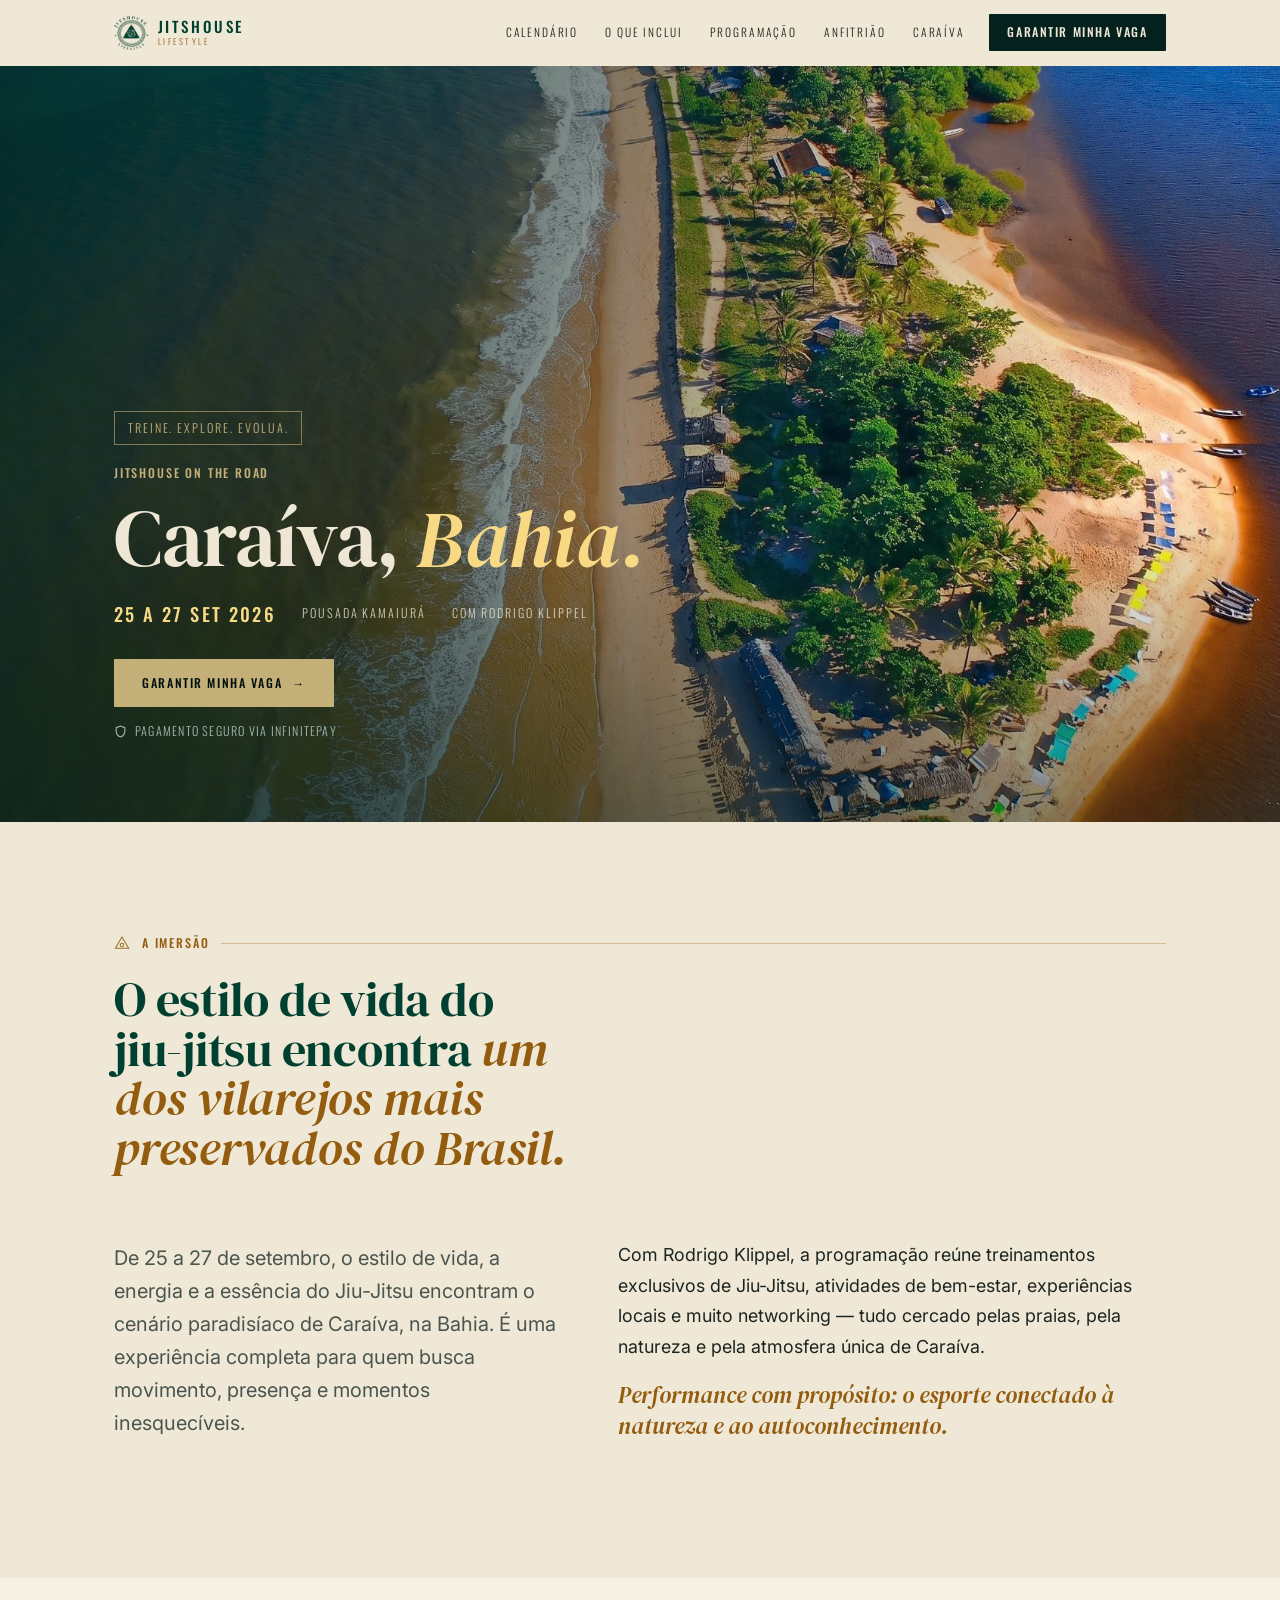
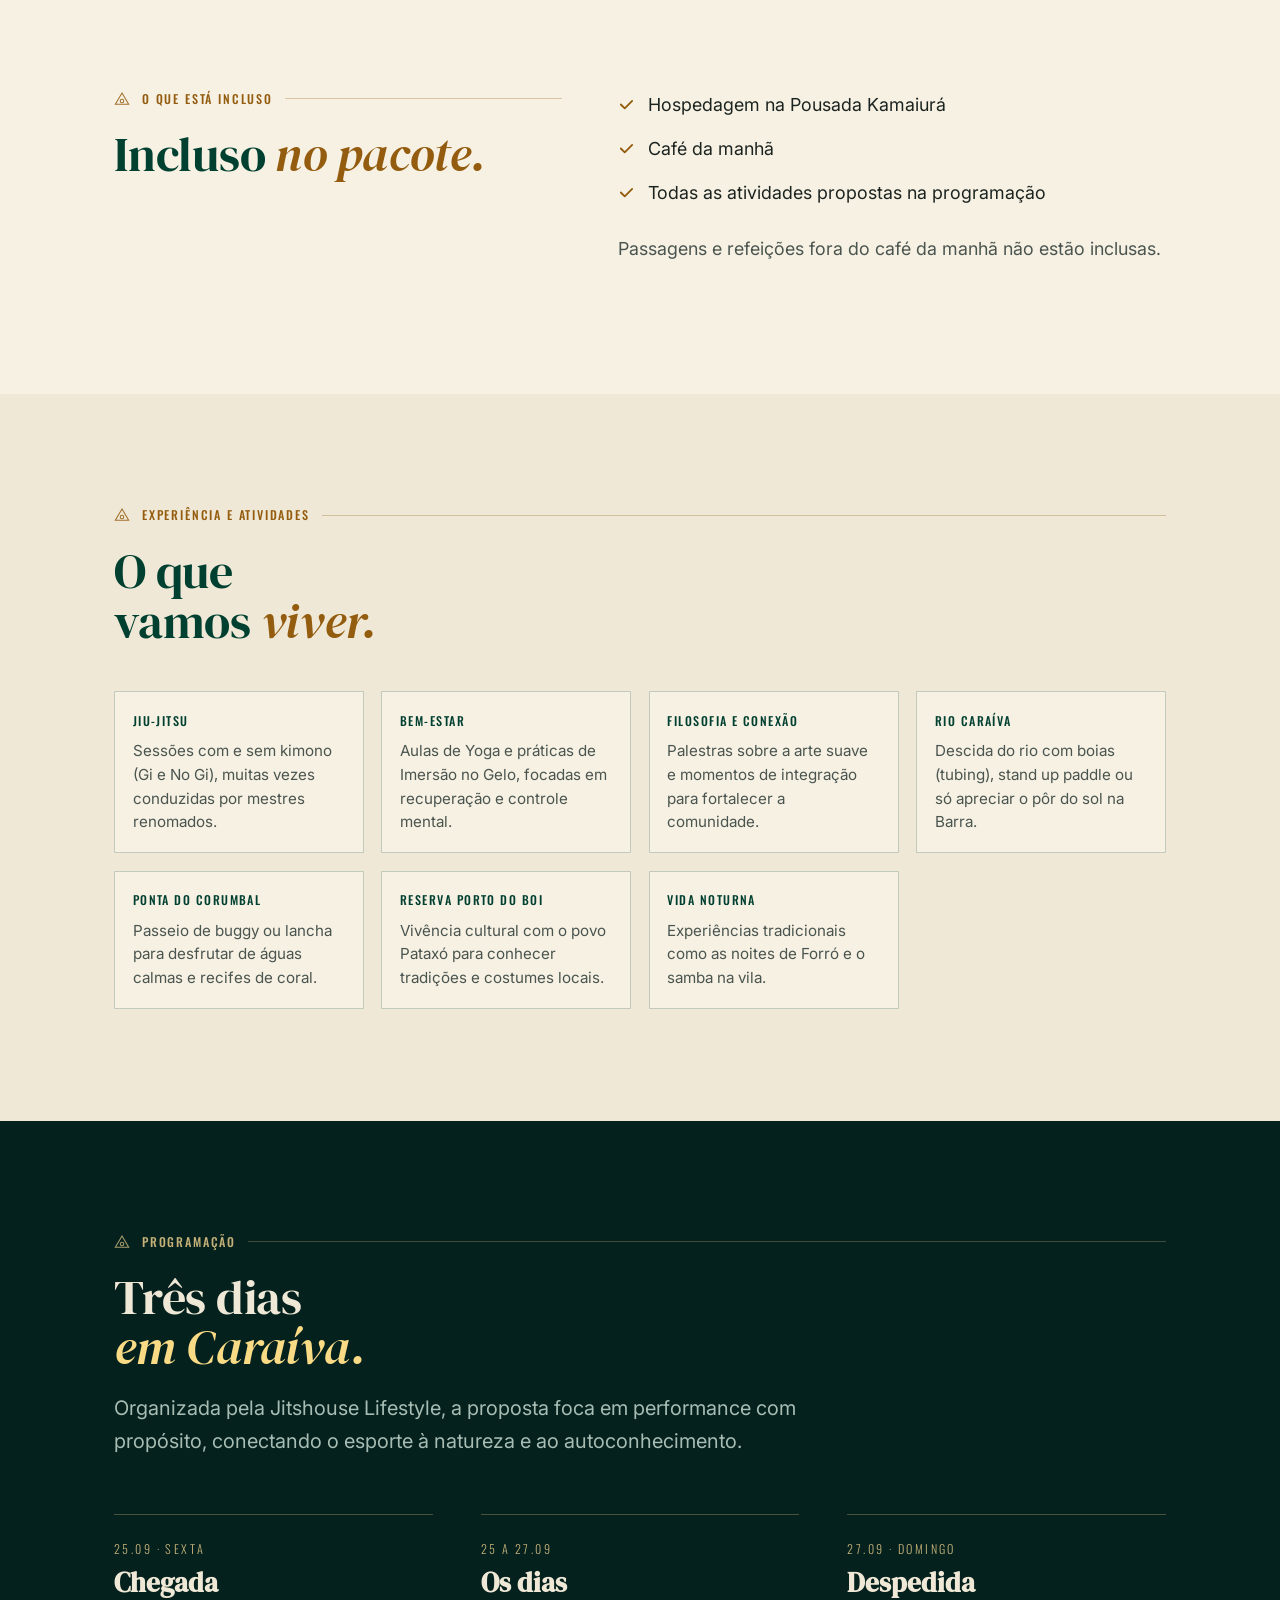
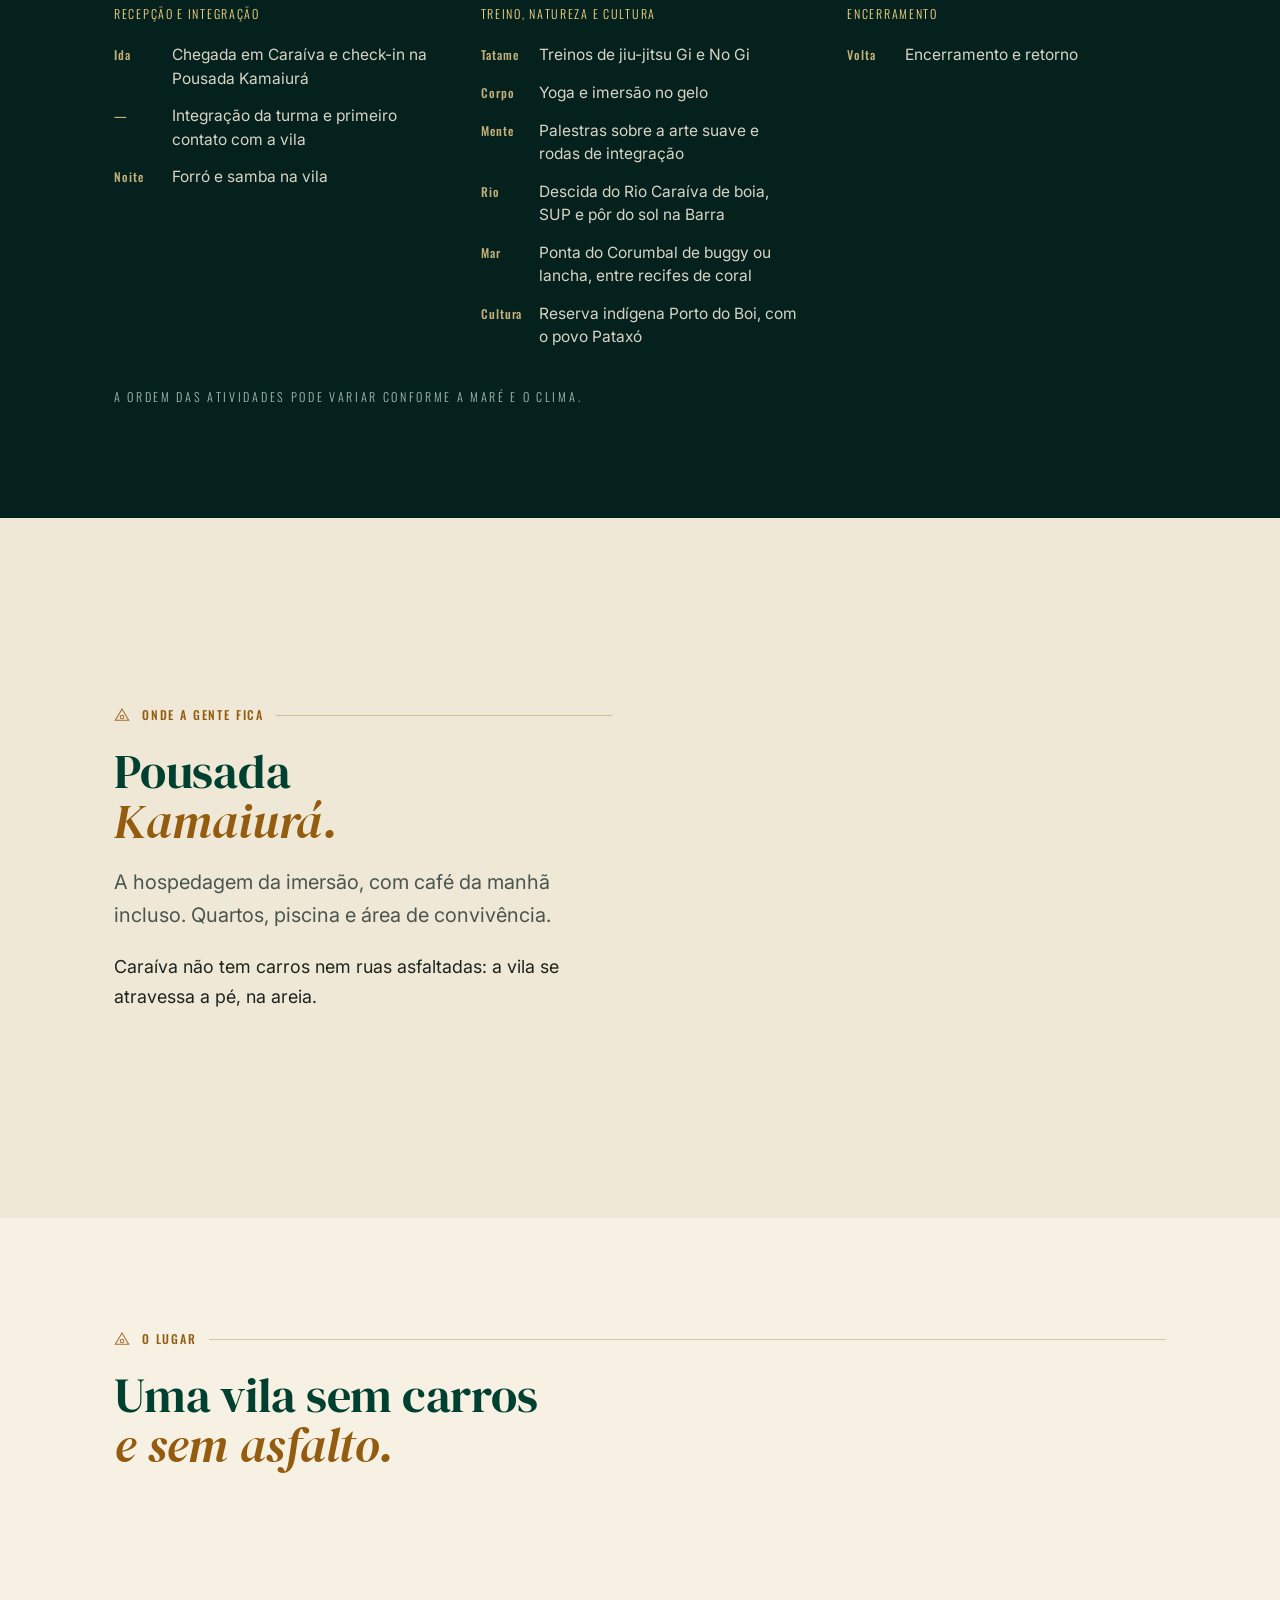
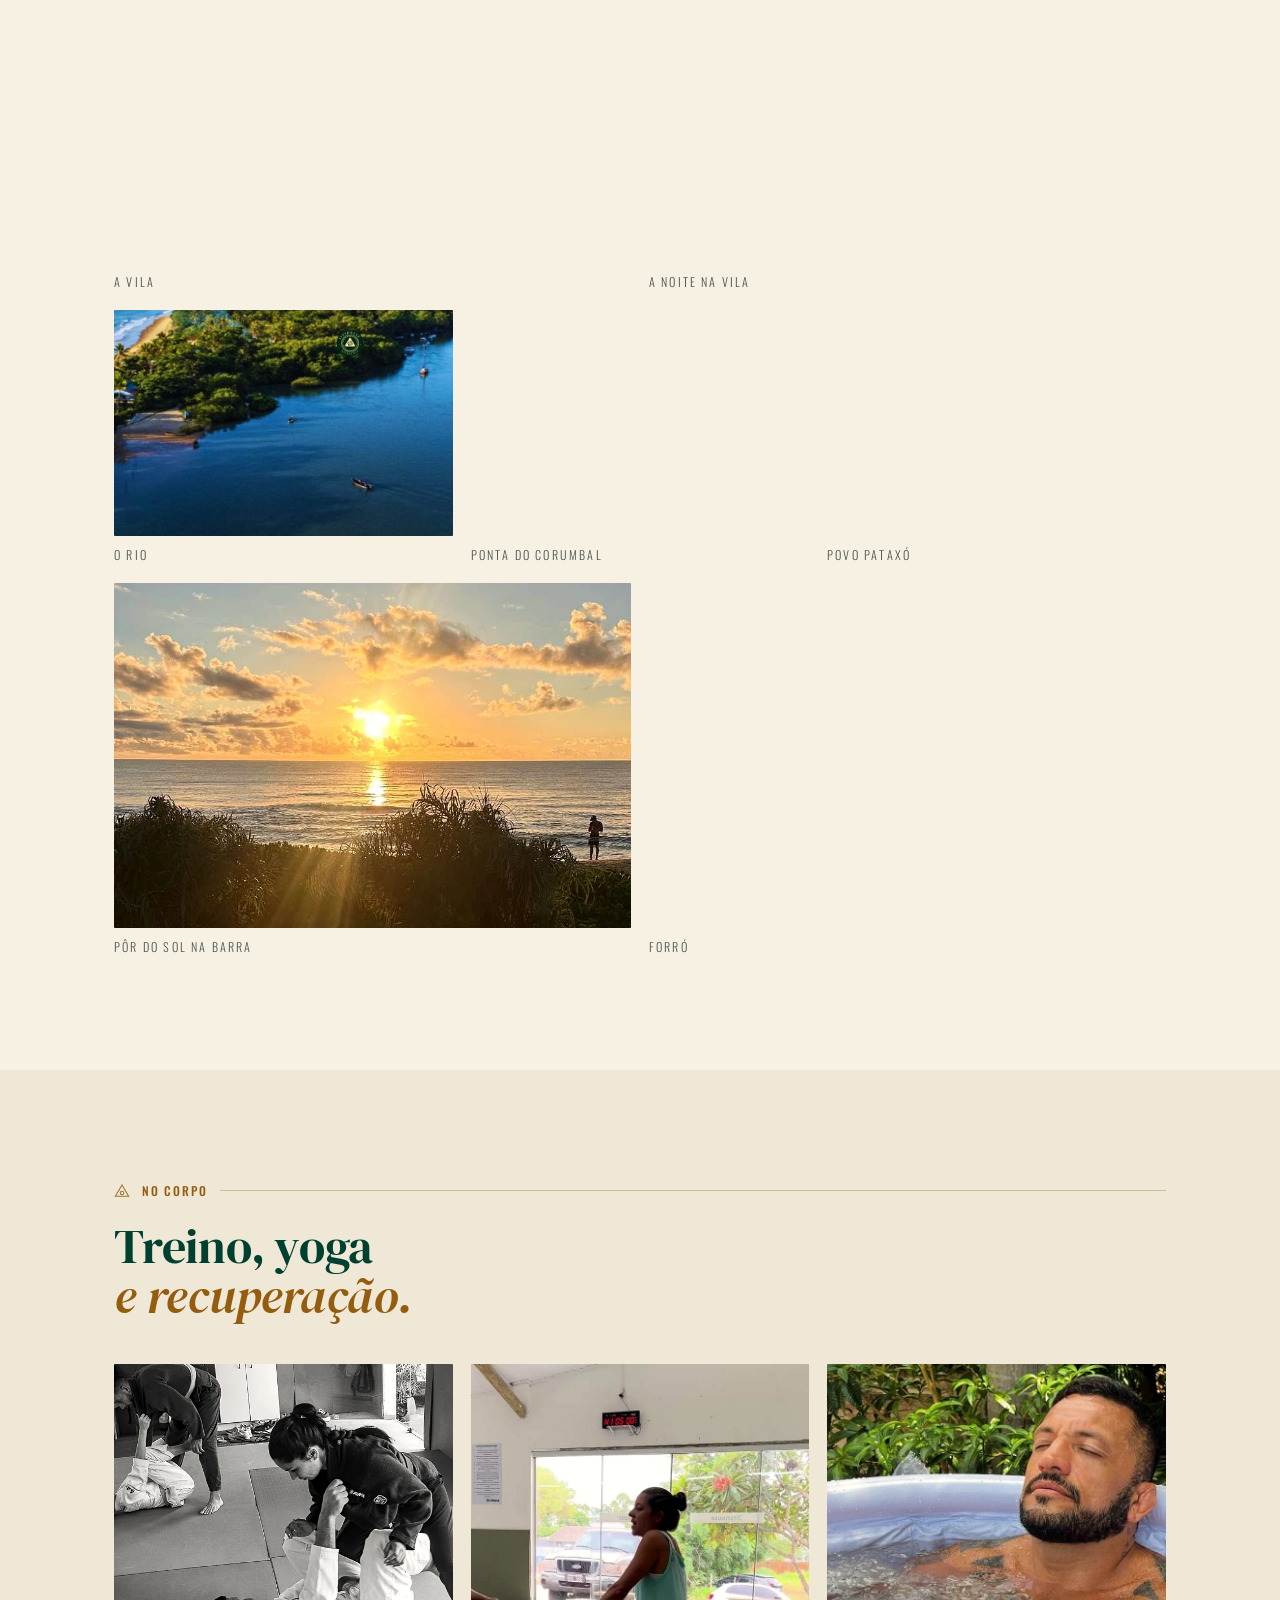
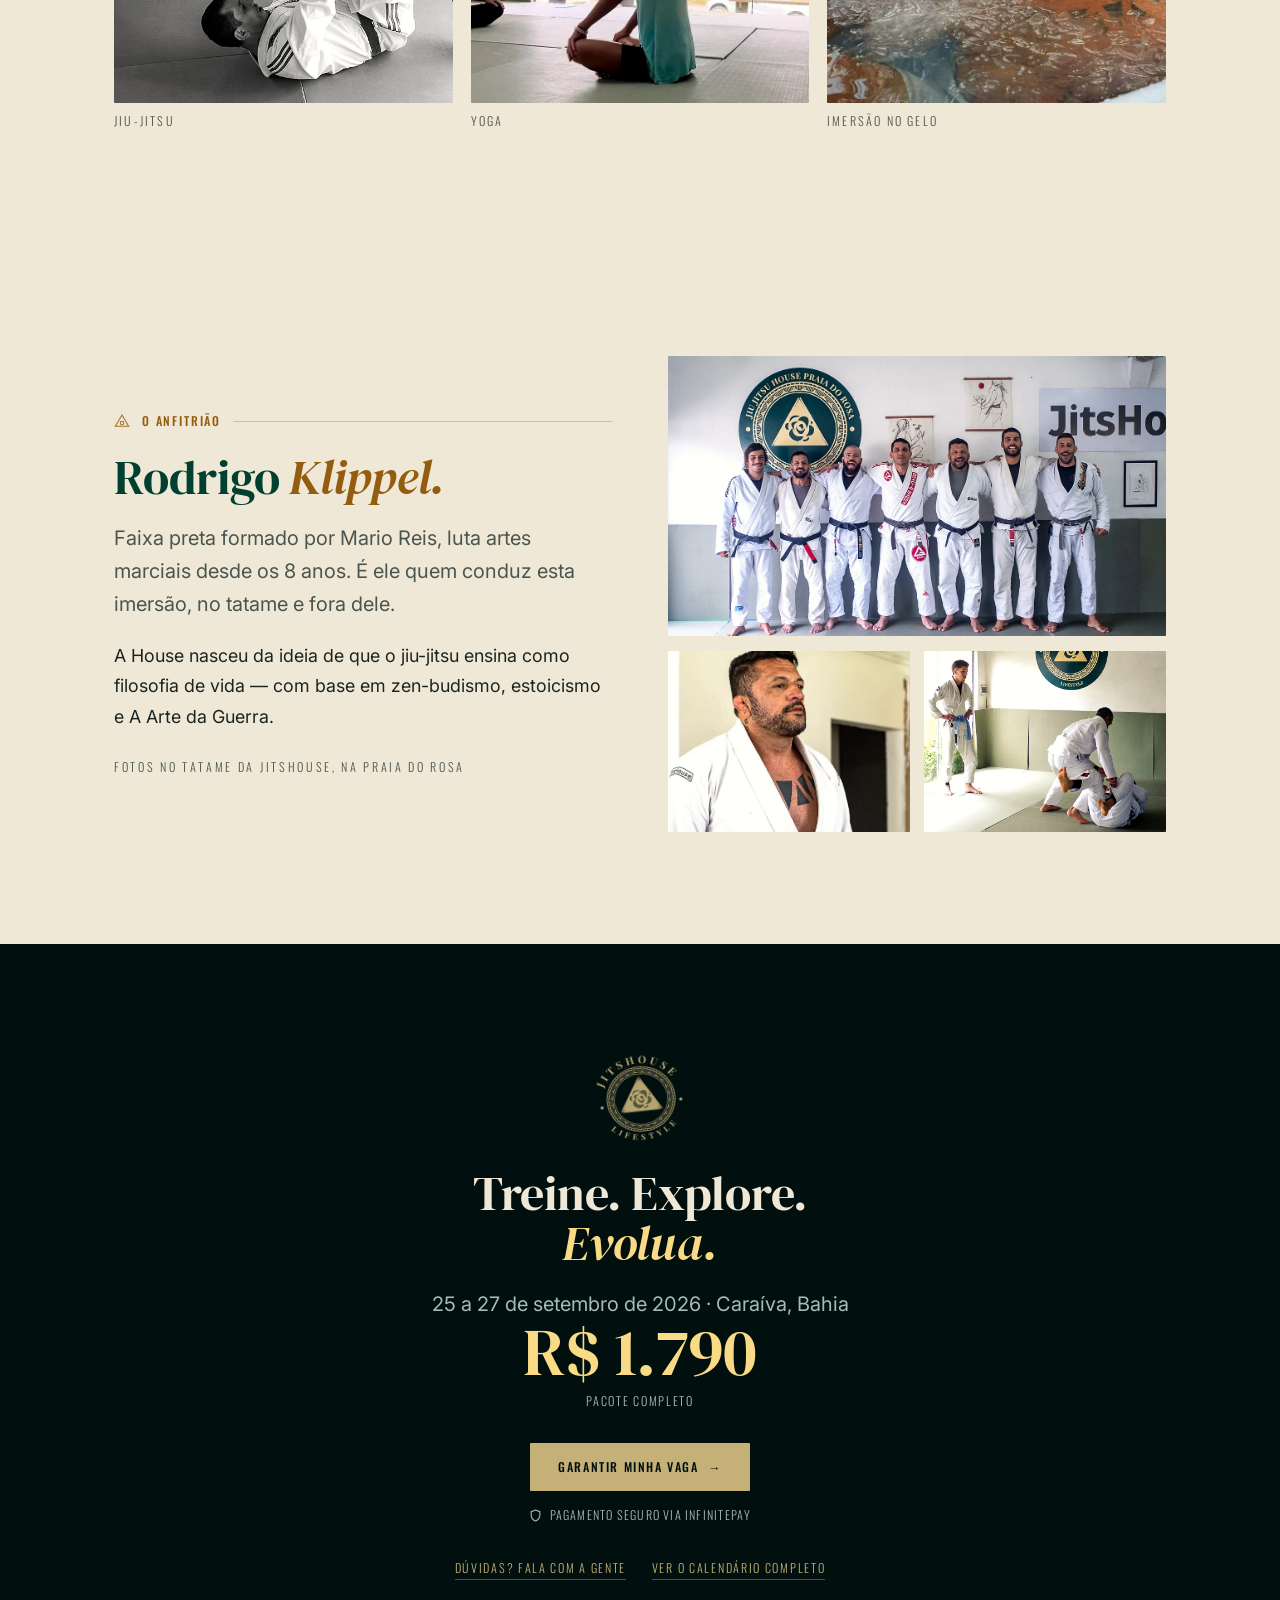
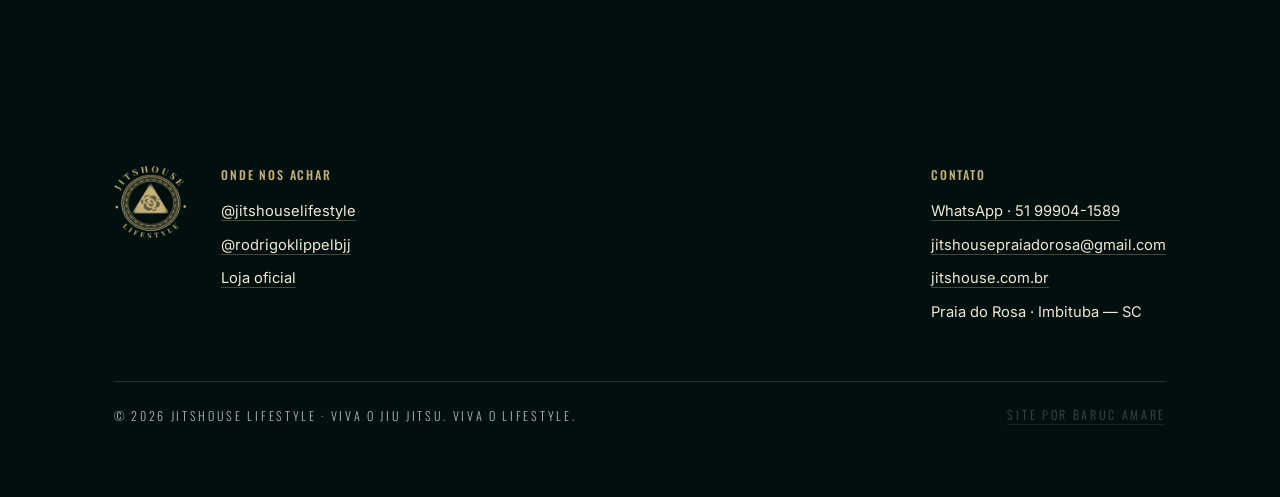
<file: caraiva.html>
<!DOCTYPE html>
<html lang="pt-BR">
<head>
<meta charset="utf-8">
<meta name="viewport" content="width=device-width, initial-scale=1, viewport-fit=cover">

<!--
═══════════════════════════════════════════════════════════════════════
  JITSHOUSE ON THE ROAD — CARAÍVA  ·  25 a 27 de setembro de 2026
  ───────────────────────────────────────────────────────────────────
  Todo o conteúdo desta página — programação, passeios, o que está
  incluso, nome da pousada e fotos — foi transcrito da página oficial
  jitshouse.com/imersao-caraiva. Nada foi inventado.

  Preço exibido: R$ 1.790,00 (Pacote Completo).
  O valor tem que bater com o do checkout na loja — se mudar lá, mude aqui.
═══════════════════════════════════════════════════════════════════════
-->

<title>Jitshouse On The Road — Caraíva · 25 a 27 de setembro de 2026 | Jitshouse Lifestyle</title>
<meta name="description" content="Três dias de jiu-jitsu, natureza e cultura em Caraíva, na Bahia. Treinos com Rodrigo Klippel, yoga, imersão no gelo, descida do Rio Caraíva, Ponta do Corumbal e vivência com o povo Pataxó. Hospedagem na Pousada Kamaiurá.">
<link rel="canonical" href="https://jitshouse.site/caraiva">
<meta name="theme-color" content="#F0E8D6">

<meta property="og:type" content="article">
<meta property="og:locale" content="pt_BR">
<meta property="og:site_name" content="Jitshouse Lifestyle">
<meta property="og:title" content="Jitshouse On The Road — Caraíva · 25 a 27 de setembro">
<meta property="og:description" content="Treine. Explore. Evolua. Três dias em um dos vilarejos mais preservados do Brasil.">
<meta property="og:url" content="https://jitshouse.site/caraiva">
<meta property="og:image" content="https://jitshouse.site/img/im/car-hero.jpg">
<meta property="og:image:width" content="800">
<meta property="og:image:height" content="450">
<meta name="twitter:card" content="summary_large_image">

<link rel="icon" href="img/favicon.png" type="image/png">
<link rel="preload" as="image" href="img/im/car-hero.webp" fetchpriority="high">
<link rel="preconnect" href="https://fonts.googleapis.com">
<link rel="preconnect" href="https://fonts.gstatic.com" crossorigin>
<link href="https://fonts.googleapis.com/css2?family=DM+Serif+Display:ital@0;1&family=Inter:wght@400;500&family=Oswald:wght@300;500&display=swap" rel="stylesheet">
<link rel="stylesheet" href="assets/imersao.css">

<script type="application/ld+json">
{"@context":"https://schema.org","@type":"Event",
"name":"Jitshouse On The Road — Caraíva",
"startDate":"2026-09-25","endDate":"2026-09-27",
"eventStatus":"https://schema.org/EventScheduled",
"eventAttendanceMode":"https://schema.org/OfflineEventAttendanceMode",
"description":"Três dias que celebram o estilo de vida do jiu-jitsu em Caraíva, na Bahia. Treinos exclusivos, yoga, imersão no gelo, passeios e vivência cultural com o povo Pataxó.",
"url":"https://jitshouse.site/caraiva",
"image":"https://jitshouse.site/img/im/car-hero.jpg",
"organizer":{"@type":"Organization","name":"Jitshouse Lifestyle","url":"https://jitshouse.site/"},
"performer":{"@type":"Person","name":"Rodrigo Klippel"},
"location":{"@type":"Place","name":"Pousada Kamaiurá","address":{"@type":"PostalAddress","addressLocality":"Caraíva","addressRegion":"BA","addressCountry":"BR"}},
"offers":{"@type":"Offer","url":"https://loja.infinitepay.io/jitshouse_lifestyle/wwk9630-jitshouse-caraiva","availability":"https://schema.org/InStock"}}
</script>
</head>
<body>

<!-- ══ NAV ═══════════════════════════════════════════════════════ -->
<header class="nav">
  <div class="wrap nav__in">
    <a class="nav__marca" href="/" aria-label="Jitshouse Lifestyle — início">
      <img src="img/brasao-tinta.webp" alt="" width="34" height="34">
      <span class="nav__nome"><b>JITSHOUSE</b><span>LIFESTYLE</span></span>
    </a>
    <nav class="nav__links" aria-label="Seções da página">
      <a href="/#calendario">Calendário</a>
      <a href="#incluso">O que inclui</a>
      <a href="#programacao">Programação</a>
      <a href="#anfitriao">Anfitrião</a>
      <a href="#caraiva">Caraíva</a>
    </nav>
    <a class="btn btn--solido btn--peq nav__cta" href="https://loja.infinitepay.io/jitshouse_lifestyle/wwk9630-jitshouse-caraiva">Garantir minha vaga</a>
  </div>
</header>

<!-- ══ HERO ══════════════════════════════════════════════════════ -->
<section class="ihero" aria-labelledby="h1">
  <picture>
    <source srcset="img/im/car-hero.webp" type="image/webp">
    <img class="ihero__foto" src="img/im/car-hero.jpg" width="2000" height="1000"
         alt="Vista do alto da praia de Caraíva, onde o rio encontra o mar, entre coqueiros."
         fetchpriority="high" decoding="async">
  </picture>
  <div class="ihero__veu" aria-hidden="true"></div>
  <div class="wrap">
    <div class="ihero__in">
      <p class="rotulo ihero__tag an" data-d="0">Treine. Explore. Evolua.</p>
      <p class="rotulo an" data-d="1" style="color:var(--ouro)">Jitshouse On The Road</p>
      <h1 class="display" id="h1">Caraíva, <em>Bahia.</em></h1>
      <ul class="ihero__meta an" data-d="2">
        <li><b>25 a 27 set 2026</b></li>
        <li><span>Pousada Kamaiurá</span></li>
        <li><span>Com Rodrigo Klippel</span></li>
      </ul>
      <a class="btn btn--ouro an" data-d="3" href="https://loja.infinitepay.io/jitshouse_lifestyle/wwk9630-jitshouse-caraiva">Garantir minha vaga <span class="seta" aria-hidden="true">→</span></a>
      <p class="micro-pag an" data-d="4" style="color:var(--mute-esc)">Pagamento seguro via InfinitePay</p>
    </div>
  </div>
</section>

<!-- ══ ABERTURA ══════════════════════════════════════════════════ -->
<section class="sec" aria-labelledby="h-sobre">
  <div class="wrap">
    <p class="rotulo marca-sec an">A imersão</p>
    <h2 class="display an" id="h-sobre" data-d="1" style="font-size:var(--fs-h2); max-width:20ch">O estilo de vida do jiu-jitsu encontra <em>um dos vilarejos mais preservados do Brasil.</em></h2>
    <div class="incluso" style="margin-top:clamp(2rem,4vw,3rem)">
      <div>
        <p class="lede an" data-d="2">De 25 a 27 de setembro, o estilo de vida, a energia e a essência do Jiu-Jitsu encontram o cenário paradisíaco de Caraíva, na Bahia. É uma experiência completa para quem busca movimento, presença e momentos inesquecíveis.</p>
      </div>
      <div>
        <p class="an" data-d="3">Com Rodrigo Klippel, a programação reúne treinamentos exclusivos de Jiu-Jitsu, atividades de bem-estar, experiências locais e muito networking — tudo cercado pelas praias, pela natureza e pela atmosfera única de Caraíva.</p>
        <p class="an" data-d="4" style="margin-top:1.1rem; font-family:'DM Serif Display',Georgia,serif; font-style:italic; font-size:clamp(1.1rem,2.1vw,1.45rem); color:var(--ouro-dia); line-height:1.35">Performance com propósito: o esporte conectado à natureza e ao autoconhecimento.</p>
      </div>
    </div>
  </div>
</section>

<!-- ══ O QUE ESTÁ INCLUSO ════════════════════════════════════════ -->
<section class="sec alto" id="incluso" aria-labelledby="h-incluso">
  <div class="wrap incluso">
    <div>
      <p class="rotulo marca-sec an">O que está incluso</p>
      <h2 class="display an" id="h-incluso" data-d="1" style="font-size:var(--fs-h2); max-width:16ch">Incluso <em>no pacote.</em></h2>
    </div>
    <div>
      <ul class="lista-check an" data-d="2">
        <li>Hospedagem na Pousada Kamaiurá</li>
        <li>Café da manhã</li>
        <li>Todas as atividades propostas na programação</li>
      </ul>
      <p class="an" data-d="3" style="margin-top:1.6rem; color:var(--mute-papel)">Passagens e refeições fora do café da manhã não estão inclusas.</p>
    </div>
  </div>
</section>

<!-- ══ O QUE VAMOS VIVER ═════════════════════════════════════════ -->
<section class="sec" aria-labelledby="h-viver">
  <div class="wrap">
    <p class="rotulo marca-sec an">Experiência e atividades</p>
    <h2 class="display an" id="h-viver" data-d="1" style="font-size:var(--fs-h2); max-width:16ch">O que vamos <em>viver.</em></h2>
    <ul class="fichas an" data-d="2" style="margin-top:clamp(2rem,4vw,2.8rem)">
      <li class="ficha"><b>Jiu-jitsu</b><span>Sessões com e sem kimono (Gi e No Gi), muitas vezes conduzidas por mestres renomados.</span></li>
      <li class="ficha"><b>Bem-estar</b><span>Aulas de Yoga e práticas de Imersão no Gelo, focadas em recuperação e controle mental.</span></li>
      <li class="ficha"><b>Filosofia e conexão</b><span>Palestras sobre a arte suave e momentos de integração para fortalecer a comunidade.</span></li>
      <li class="ficha"><b>Rio Caraíva</b><span>Descida do rio com boias (tubing), stand up paddle ou só apreciar o pôr do sol na Barra.</span></li>
      <li class="ficha"><b>Ponta do Corumbal</b><span>Passeio de buggy ou lancha para desfrutar de águas calmas e recifes de coral.</span></li>
      <li class="ficha"><b>Reserva Porto do Boi</b><span>Vivência cultural com o povo Pataxó para conhecer tradições e costumes locais.</span></li>
      <li class="ficha"><b>Vida noturna</b><span>Experiências tradicionais como as noites de Forró e o samba na vila.</span></li>
    </ul>
  </div>
</section>

<!-- ══ PROGRAMAÇÃO ═══════════════════════════════════════════════ -->
<section class="sec dark" id="programacao" aria-labelledby="h-prog">
  <div class="wrap">
    <p class="rotulo marca-sec an">Programação</p>
    <h2 class="display an" id="h-prog" data-d="1" style="font-size:var(--fs-h2); max-width:18ch">Três dias <em>em Caraíva.</em></h2>
    <p class="lede an" data-d="2" style="margin-top:1.2rem">Organizada pela Jitshouse Lifestyle, a proposta foca em performance com propósito, conectando o esporte à natureza e ao autoconhecimento.</p>
    <div class="dias dias--3" style="margin-top:clamp(2.5rem,5vw,3.5rem)">
      <div class="dia an-e" data-d="0">
        <p class="dia__num">25.09 · Sexta</p>
        <h3 class="dia__nome">Chegada</h3>
        <p class="dia__foco">Recepção e integração</p>
        <ul class="horas">
          <li><b>Ida</b><span>Chegada em Caraíva e check-in na Pousada Kamaiurá</span></li>
          <li><b>—</b><span>Integração da turma e primeiro contato com a vila</span></li>
          <li><b>Noite</b><span>Forró e samba na vila</span></li>
        </ul>
      </div>
      <div class="dia an" data-d="1">
        <p class="dia__num">25 a 27.09</p>
        <h3 class="dia__nome">Os dias</h3>
        <p class="dia__foco">Treino, natureza e cultura</p>
        <ul class="horas">
          <li><b>Tatame</b><span>Treinos de jiu-jitsu Gi e No Gi</span></li>
          <li><b>Corpo</b><span>Yoga e imersão no gelo</span></li>
          <li><b>Mente</b><span>Palestras sobre a arte suave e rodas de integração</span></li>
          <li><b>Rio</b><span>Descida do Rio Caraíva de boia, SUP e pôr do sol na Barra</span></li>
          <li><b>Mar</b><span>Ponta do Corumbal de buggy ou lancha, entre recifes de coral</span></li>
          <li><b>Cultura</b><span>Reserva indígena Porto do Boi, com o povo Pataxó</span></li>
        </ul>
      </div>
      <div class="dia an-d" data-d="2">
        <p class="dia__num">27.09 · Domingo</p>
        <h3 class="dia__nome">Despedida</h3>
        <p class="dia__foco">Encerramento</p>
        <ul class="horas">
          <li><b>Volta</b><span>Encerramento e retorno</span></li>
        </ul>
      </div>
    </div>
    <!-- [SUBSTITUIR] A página oficial de Caraíva lista as atividades sem
         horários fechados por dia (diferente do Aniversário, do Esquenta e
         do Réveillon, que têm grade hora a hora). Assim que o Rodrigo
         fechar a grade, trocar os blocos acima por horários reais. -->
    <p class="rotulo rotulo--fino an" data-d="3" style="margin-top:2.5rem; color:var(--mute-esc)">A ordem das atividades pode variar conforme a maré e o clima.</p>
  </div>
</section>

<!-- ══ HOSPEDAGEM ════════════════════════════════════════════════ -->
<section class="sec" aria-labelledby="h-hosp">
  <div class="wrap hosp">
    <div>
      <p class="rotulo marca-sec an">Onde a gente fica</p>
      <h2 class="display an" id="h-hosp" data-d="1" style="font-size:var(--fs-h2); max-width:14ch">Pousada <em>Kamaiurá.</em></h2>
      <p class="lede an" data-d="2" style="margin-top:1.2rem">A hospedagem da imersão, com café da manhã incluso. Quartos, piscina e área de convivência.</p>
      <p class="an" data-d="3" style="margin-top:1.1rem">Caraíva não tem carros nem ruas asfaltadas: a vila se atravessa a pé, na areia.</p>
    </div>
    <div class="hosp__fotos an-d" data-d="1">
      <figure><img src="img/im/car-pousada.webp" alt="Fachada da Pousada Kamaiurá, com varandas de madeira e coqueiros." width="800" height="450" loading="lazy" decoding="async"></figure>
      <figure><img src="img/im/car-quarto.webp" alt="Quarto da pousada com cama de casal arrumada." width="800" height="600" loading="lazy" decoding="async"></figure>
      <figure><img src="img/im/car-piscina.webp" alt="Piscina da pousada com espreguiçadeiras e jardim." width="800" height="600" loading="lazy" decoding="async"></figure>
    </div>
  </div>
</section>

<!-- ══ CARAÍVA ═══════════════════════════════════════════════════ -->
<section class="sec alto" id="caraiva" aria-labelledby="h-lugar">
  <div class="wrap">
    <p class="rotulo marca-sec an">O lugar</p>
    <h2 class="display an" id="h-lugar" data-d="1" style="font-size:var(--fs-h2); max-width:20ch">Uma vila sem carros <em>e sem asfalto.</em></h2>
    <div class="galeria an" data-d="2" style="margin-top:clamp(2rem,4vw,3rem)">
      <figure class="g1"><img src="img/im/car-vila.webp" alt="Casa verde de madeira na vila com a frase pintada: aqui você está em Caraíva." width="800" height="533" loading="lazy" decoding="async"><figcaption>A vila</figcaption></figure>
      <figure class="g2"><img src="img/im/car-noite.webp" alt="Ruas de areia de Caraíva à noite, com casas coloridas iluminadas e mesas na rua." width="800" height="533" loading="lazy" decoding="async"><figcaption>A noite na vila</figcaption></figure>
      <figure class="g3"><img src="img/im/car-rio.webp" alt="Vista aérea do Rio Caraíva encontrando o mar." width="800" height="533" loading="lazy" decoding="async"><figcaption>O rio</figcaption></figure>
      <figure class="g4"><img src="img/im/car-corumbal.webp" alt="Águas rasas e transparentes sobre os recifes da Ponta do Corumbal." width="800" height="533" loading="lazy" decoding="async"><figcaption>Ponta do Corumbal</figcaption></figure>
      <figure class="g5"><img src="img/im/car-pataxo.webp" alt="Integrantes do povo Pataxó em vestimenta tradicional durante vivência cultural." width="800" height="533" loading="lazy" decoding="async"><figcaption>Povo Pataxó</figcaption></figure>
      <figure class="g6"><img src="img/im/car-porsol.webp" alt="Pôr do sol sobre o mar visto da restinga, com pessoas ao longe." width="800" height="533" loading="lazy" decoding="async"><figcaption>Pôr do sol na Barra</figcaption></figure>
      <figure class="g7"><img src="img/im/car-forro.webp" alt="Banda de forró tocando à noite, sob luzes coloridas." width="800" height="533" loading="lazy" decoding="async"><figcaption>Forró</figcaption></figure>
    </div>
  </div>
</section>

<!-- ══ O TREINO ══════════════════════════════════════════════════ -->
<section class="sec" aria-labelledby="h-treino">
  <div class="wrap">
    <p class="rotulo marca-sec an">No corpo</p>
    <h2 class="display an" id="h-treino" data-d="1" style="font-size:var(--fs-h2); max-width:20ch">Treino, yoga <em>e recuperação.</em></h2>
    <div class="galeria an" data-d="2" style="margin-top:clamp(2rem,4vw,2.6rem); grid-template-columns:repeat(3,1fr)">
      <figure class="g-quad" style="grid-column:auto"><img src="img/im/car-jiu.webp" alt="Rodrigo Klippel de kimono ensinando uma técnica no tatame." width="700" height="700" loading="lazy" decoding="async"><figcaption>Jiu-jitsu</figcaption></figure>
      <figure class="g-quad" style="grid-column:auto"><img src="img/im/car-yoga.webp" alt="Prática de yoga sentada, de frente para a claridade da janela." width="700" height="700" loading="lazy" decoding="async"><figcaption>Yoga</figcaption></figure>
      <figure class="g-quad" style="grid-column:auto"><img src="img/im/car-gelo.webp" alt="Imersão no gelo em banheira, com foco na respiração." width="700" height="700" loading="lazy" decoding="async"><figcaption>Imersão no gelo</figcaption></figure>
    </div>
  </div>
</section>

<!-- ══ O ANFITRIÃO ═══════════════════════════════════════════════
     Fotos do acervo do cliente, feitas no tatame da Jitshouse na
     Praia do Rosa. A legenda diz isso de propósito: são fotos do
     anfitrião e da escola, não do destino desta página. -->
<section class="sec" id="anfitriao" aria-labelledby="h-anf">
  <div class="wrap hosp">
    <div>
      <p class="rotulo marca-sec an">O anfitrião</p>
      <h2 class="display an" id="h-anf" data-d="1" style="font-size:var(--fs-h2); max-width:14ch">Rodrigo <em>Klippel.</em></h2>
      <p class="lede an" data-d="2" style="margin-top:1.2rem">Faixa preta formado por Mario Reis, luta artes marciais desde os 8 anos. É ele quem conduz esta imersão, no tatame e fora dele.</p>
      <p class="an" data-d="3" style="margin-top:1.1rem">A House nasceu da ideia de que o jiu-jitsu ensina como filosofia de vida — com base em zen-budismo, estoicismo e A Arte da Guerra.</p>
      <p class="rotulo rotulo--fino an" data-d="4" style="margin-top:1.6rem; color:var(--mute-papel)">Fotos no tatame da Jitshouse, na Praia do Rosa</p>
    </div>
    <div class="hosp__fotos an-d" data-d="1">
      <figure><img src="img/ac/anf-car-1.webp" alt="Turma enfileirada de kimono diante do selo da Jiu-Jitsu House Praia do Rosa." width="1000" height="562" loading="lazy" decoding="async"></figure>
      <figure><img src="img/ac/anf-car-2.webp" alt="Retrato de Rodrigo Klippel de kimono e faixa preta." width="600" height="450" loading="lazy" decoding="async"></figure>
      <figure><img src="img/ac/anf-car-3.webp" alt="Rodrigo Klippel aplicando uma técnica no tatame, com um aluno observando." width="600" height="450" loading="lazy" decoding="async"></figure>
    </div>
  </div>
</section>

<!-- ══ CTA FINAL ═════════════════════════════════════════════════ -->
<section class="sec dark--fundo fim" aria-labelledby="h-fim">
  <div class="wrap">
    <img class="carimbo" src="img/brasao-ouro.webp" alt="" width="84" height="84" loading="lazy" decoding="async">
    <h2 class="display an" id="h-fim" data-d="1">Treine. Explore. <em>Evolua.</em></h2>
    <p class="lede an" data-d="2" style="margin:1.2rem auto 0; text-align:center">25 a 27 de setembro de 2026 · Caraíva, Bahia</p>
    <p class="preco preco--centro an" data-d="3"><span class="preco__valor">R$ 1.790</span></p>
      <p class="preco__pacote an" data-d="3">Pacote completo</p>
    <a class="btn btn--ouro an" data-d="3" href="https://loja.infinitepay.io/jitshouse_lifestyle/wwk9630-jitshouse-caraiva">Garantir minha vaga <span class="seta" aria-hidden="true">→</span></a>
    <p class="micro-pag an" data-d="4" style="justify-content:center">Pagamento seguro via InfinitePay</p>
    <ul class="fim__sec an" data-d="5">
      <li><a href="https://wa.me/5551999041589?text=Ol%C3%A1!%20Tenho%20uma%20d%C3%BAvida%20sobre%20a%20imers%C3%A3o%20Jitshouse%20On%20The%20Road%20%E2%80%94%20Cara%C3%ADva%20(25%20a%2027%20set%202026)" target="_blank" rel="noopener">Dúvidas? Fala com a gente</a></li>
      <li><a href="/#calendario">Ver o calendário completo</a></li>
    </ul>
  </div>
</section>

<!-- ══ RODAPÉ ════════════════════════════════════════════════════ -->
<footer class="dark--fundo rodape">
  <div class="wrap">
    <div class="rodape__grid">
      <div><img src="img/brasao-ouro.webp" alt="Brasão da Jitshouse Lifestyle" width="72" height="72" loading="lazy" style="width:72px;height:72px"></div>
      <div>
        <p class="rotulo rodape__tit">Onde nos achar</p>
        <ul>
          <li><a href="https://www.instagram.com/jitshouselifestyle/" target="_blank" rel="noopener">@jitshouselifestyle</a></li>
          <li><a href="https://www.instagram.com/rodrigoklippelbjj/" target="_blank" rel="noopener">@rodrigoklippelbjj</a></li>
          <li><a href="https://loja.infinitepay.io/jitshouse_lifestyle" target="_blank" rel="noopener">Loja oficial</a></li>
        </ul>
      </div>
      <div>
        <p class="rotulo rodape__tit">Contato</p>
        <ul>
          <li><a href="https://wa.me/5551999041589" target="_blank" rel="noopener">WhatsApp · 51 99904-1589</a></li>
          <li><a href="mailto:jitshousepraiadorosa@gmail.com">jitshousepraiadorosa@gmail.com</a></li>
          <li><a href="https://jitshouse.com.br" target="_blank" rel="noopener">jitshouse.com.br</a></li>
          <li>Praia do Rosa · Imbituba — SC</li>
        </ul>
      </div>
    </div>
    <div class="rodape__fim">
      <p class="rotulo rotulo--fino" style="margin:0">© <span id="ano">2026</span> Jitshouse Lifestyle · Viva o Jiu Jitsu. Viva o Lifestyle.</p>
      <a class="rotulo rotulo--fino credito" href="/">site por Baruc Amare</a>
    </div>
  </div>
</footer>

<a class="barra" id="barra" href="https://loja.infinitepay.io/jitshouse_lifestyle/wwk9630-jitshouse-caraiva">Garantir vaga — Caraíva</a>

<script src="assets/imersao.js"></script>
</body>
</html>
</file>
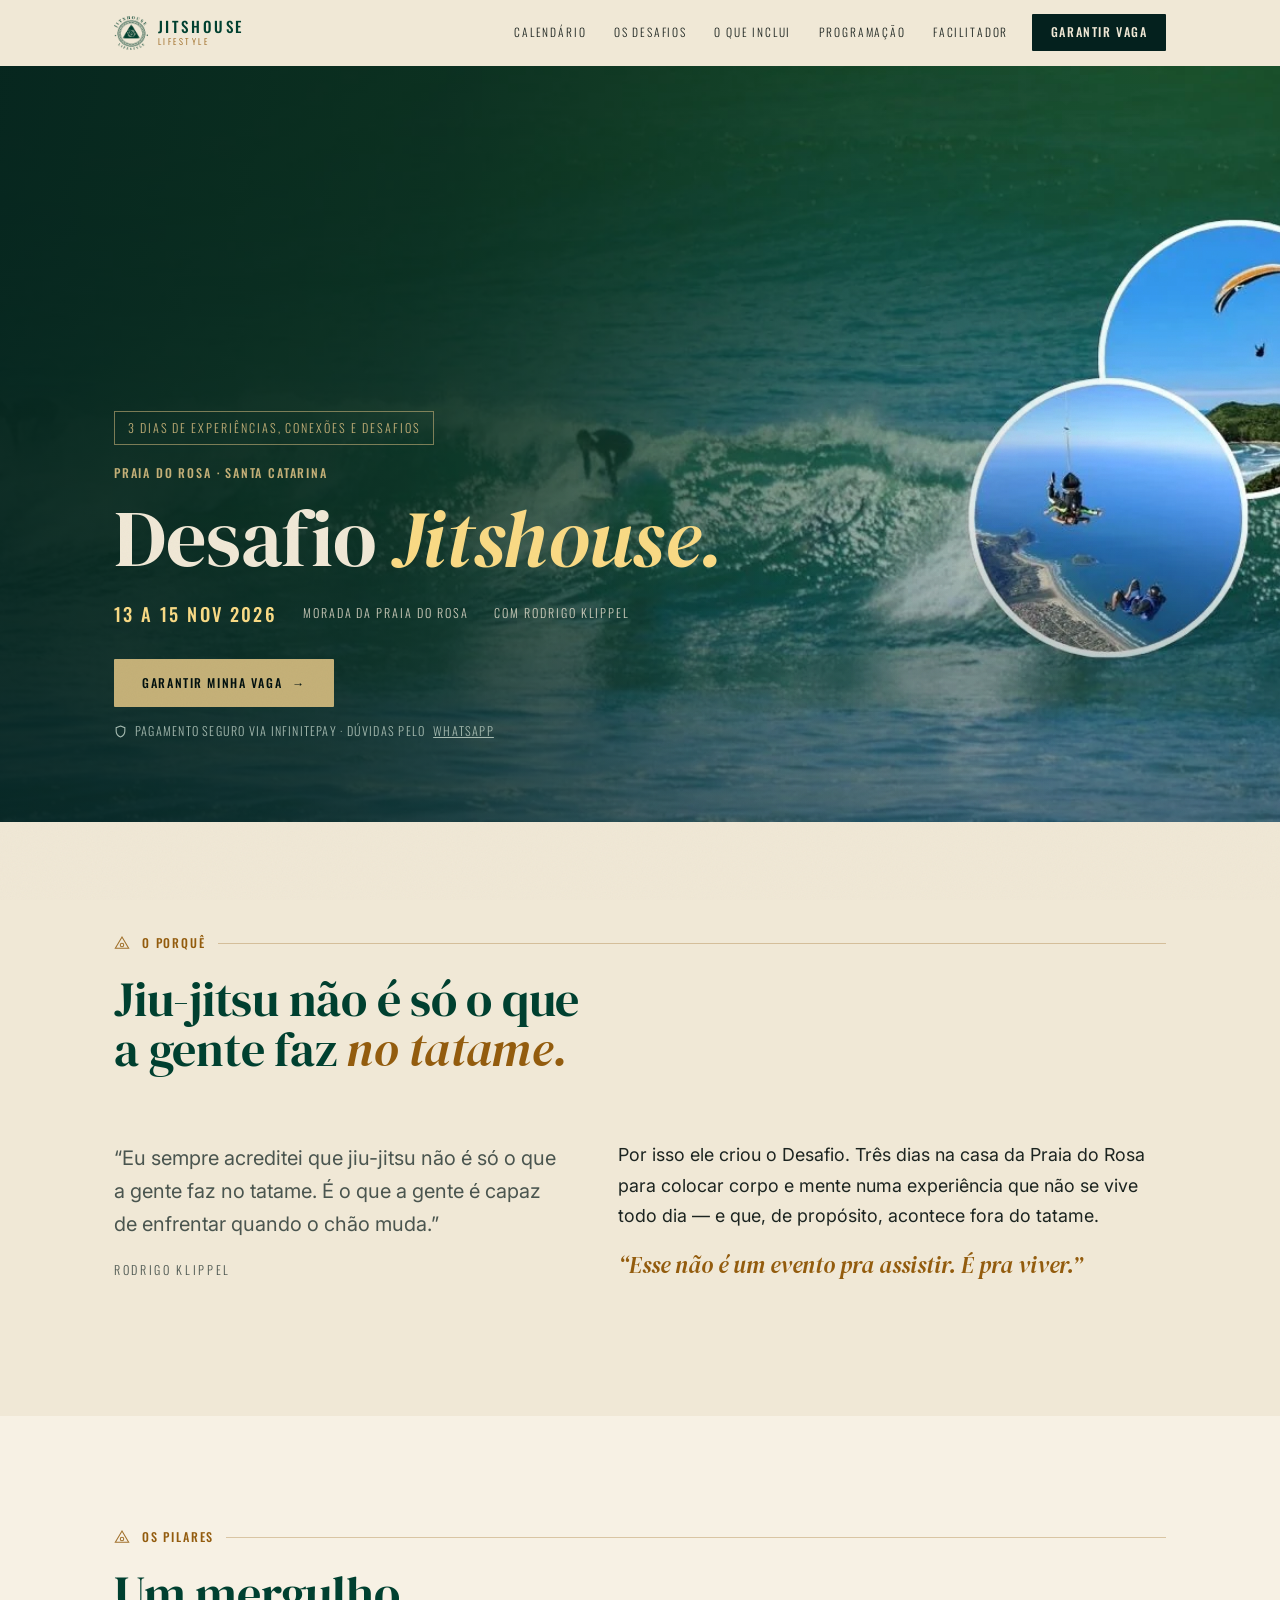
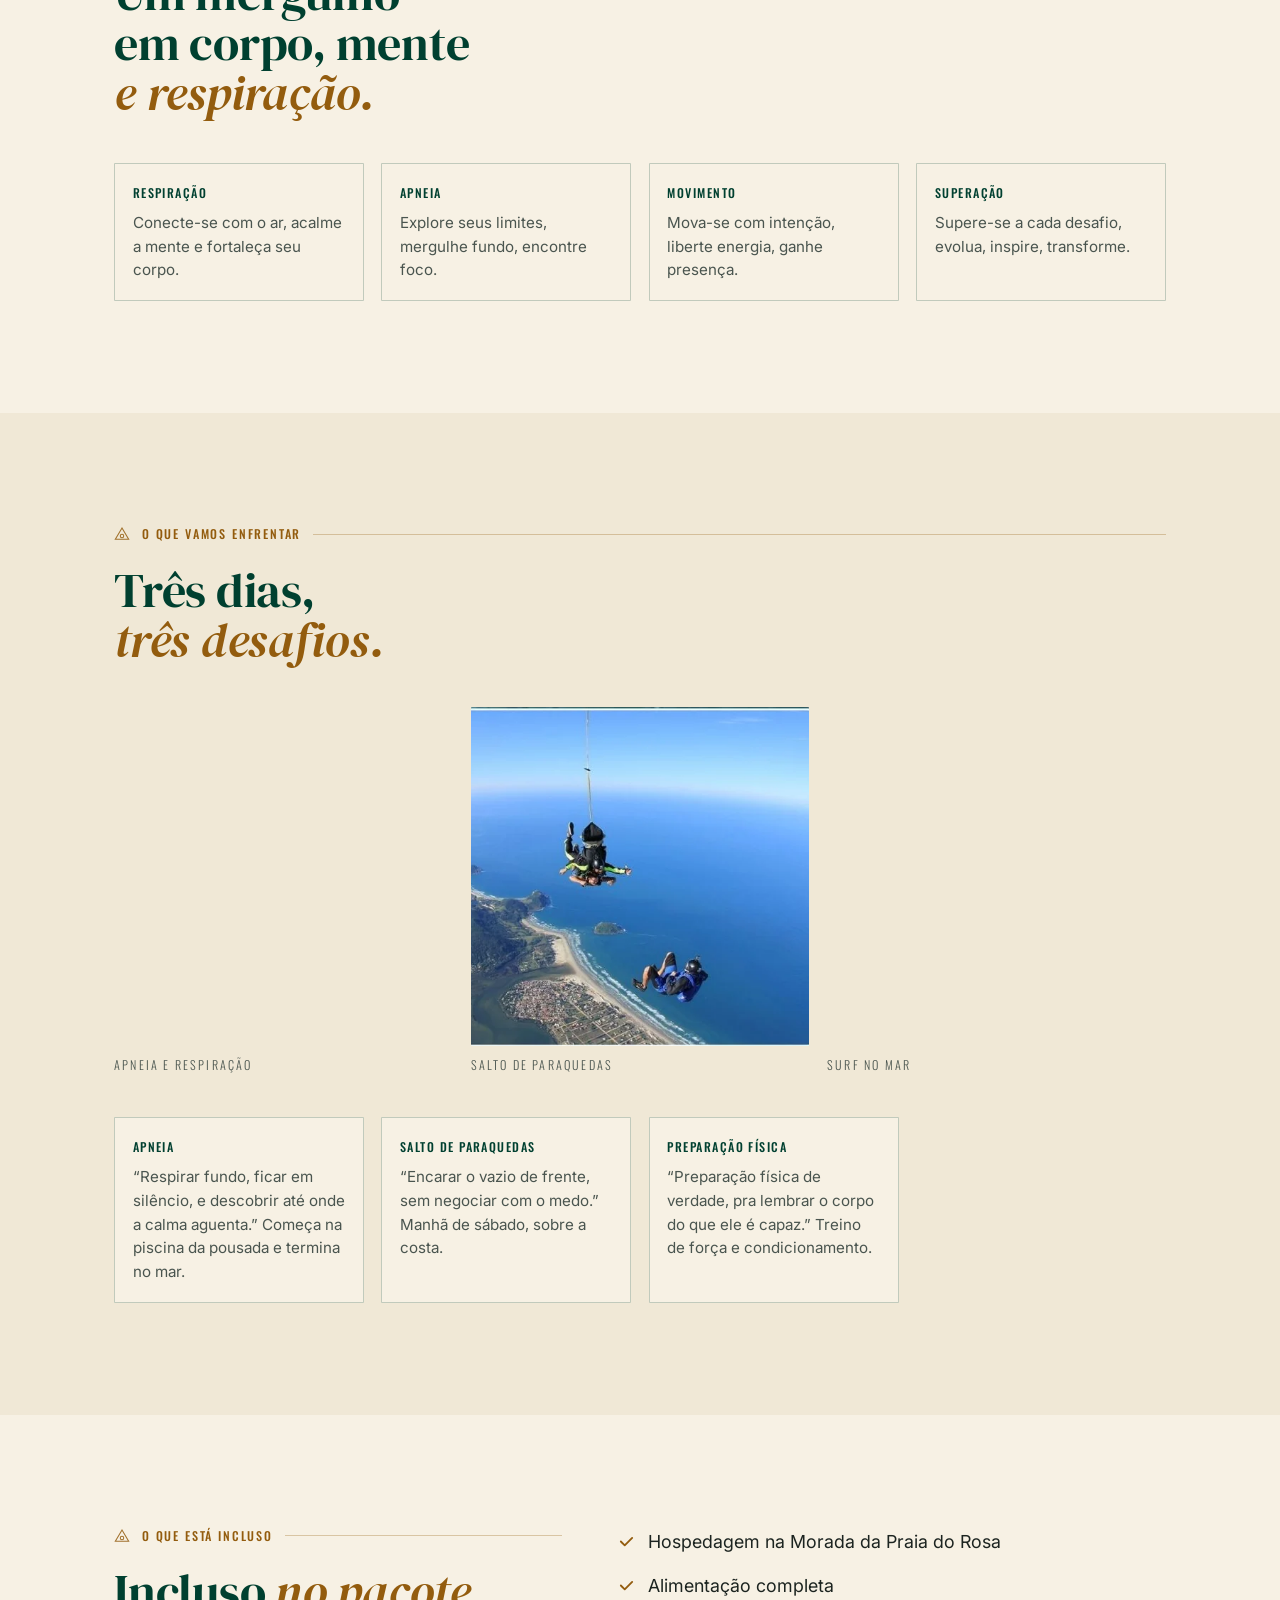
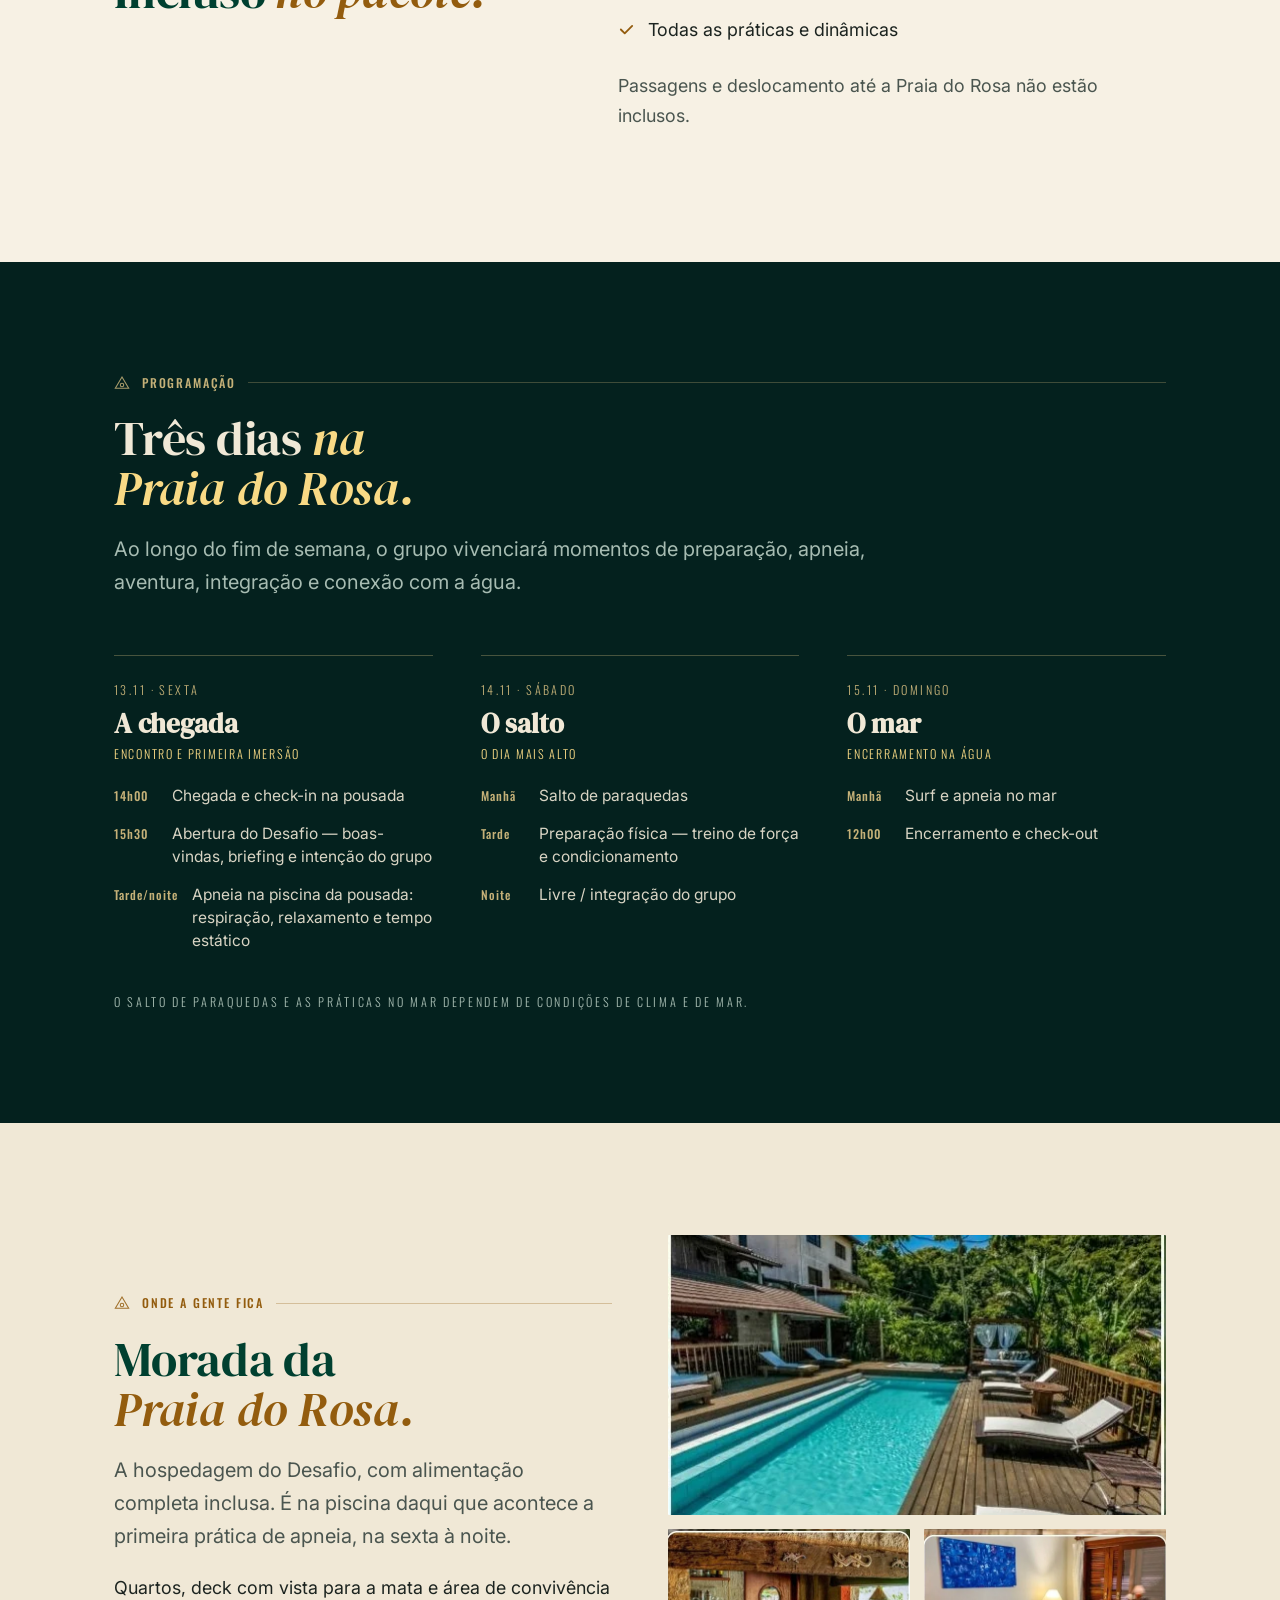
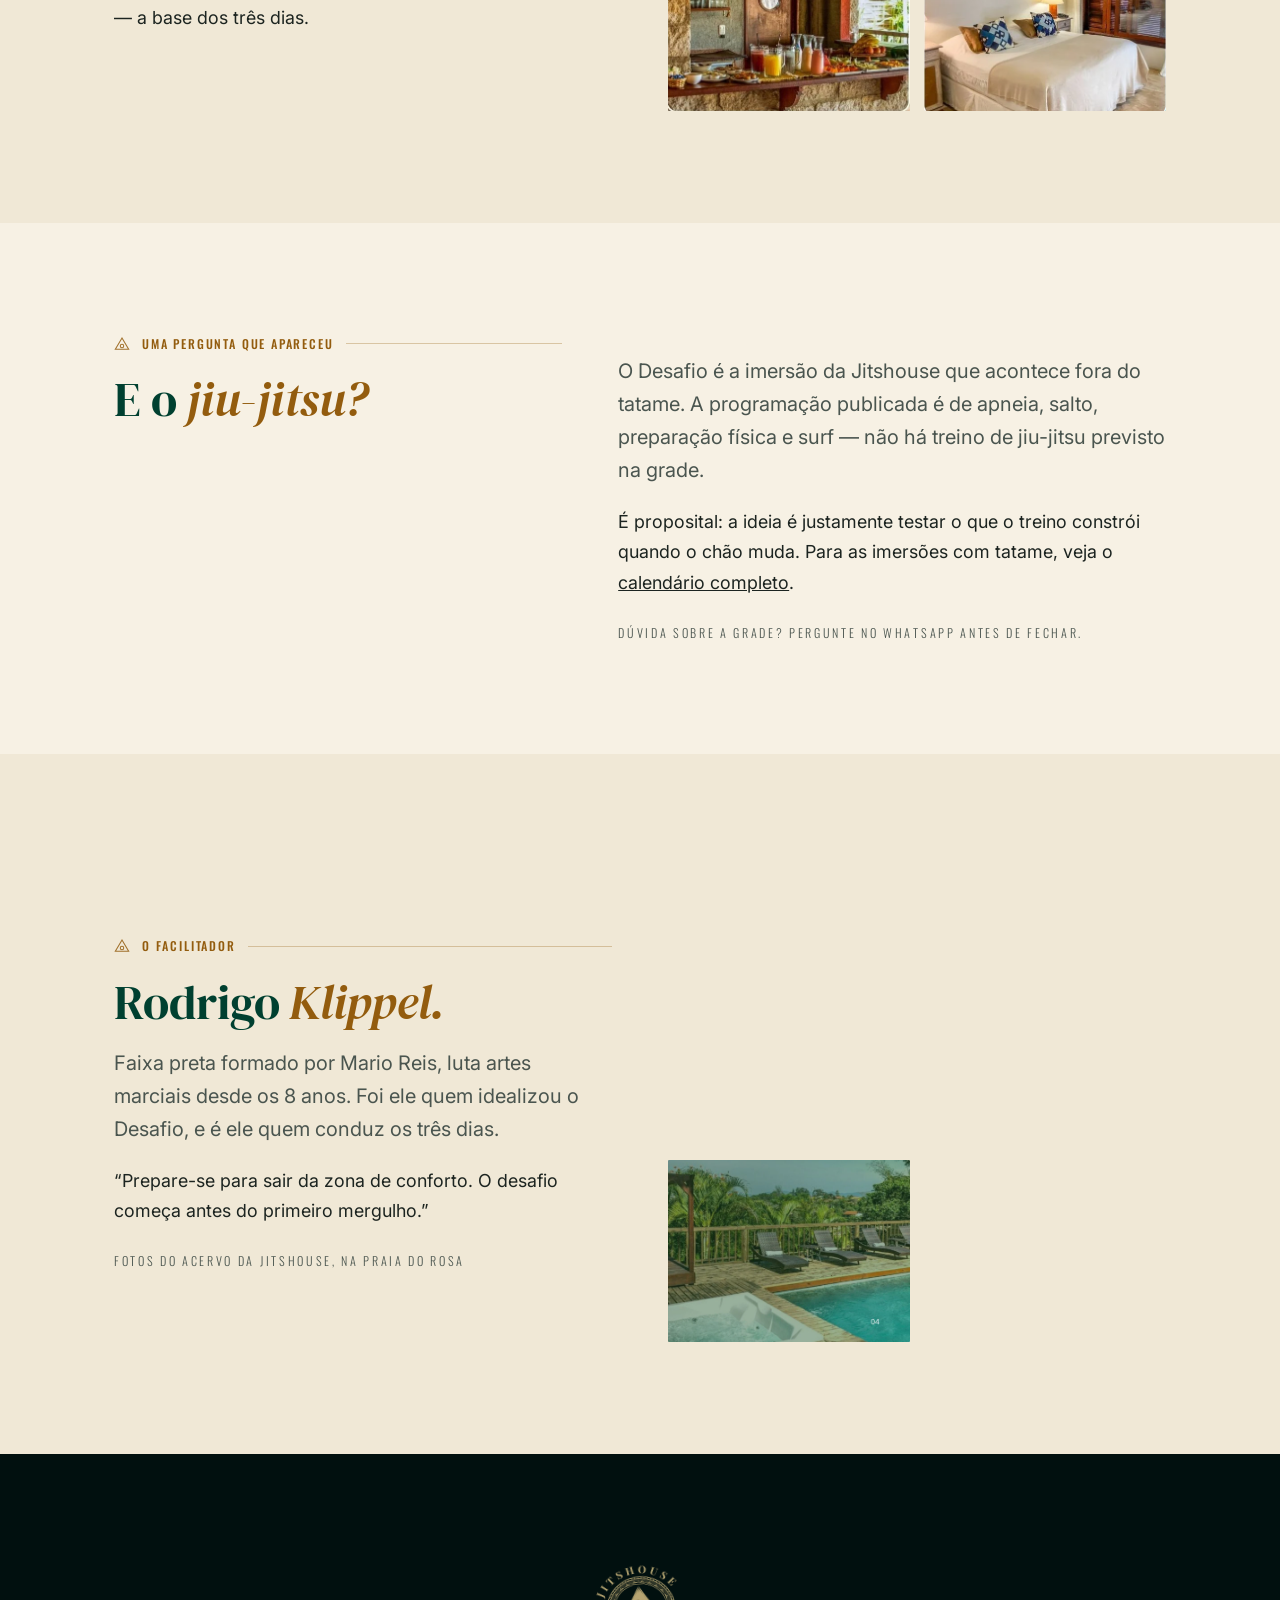
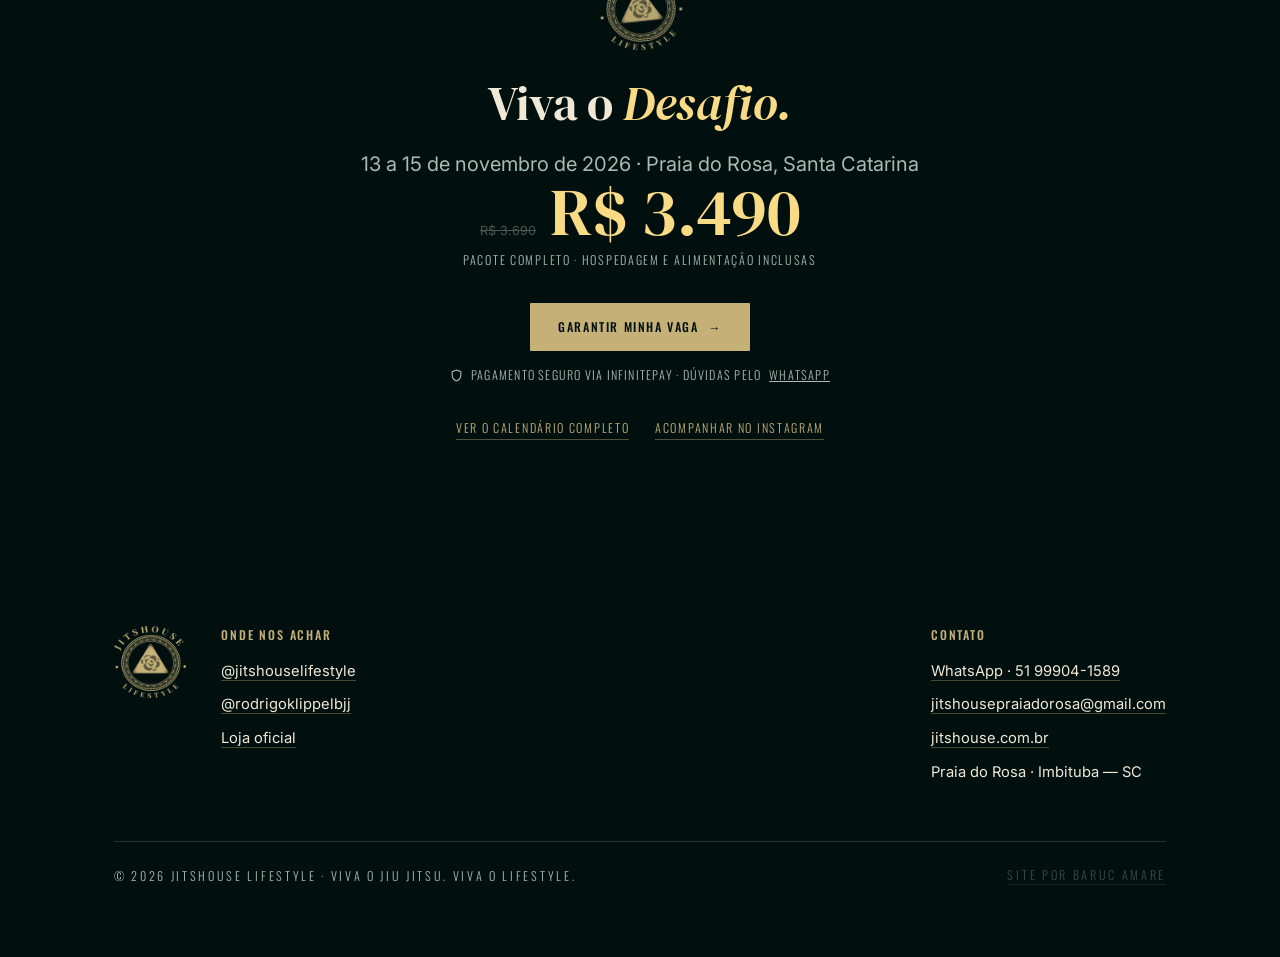
<file: desafio.html>
<!DOCTYPE html>
<html lang="pt-BR">
<head>
<meta charset="utf-8">
<meta name="viewport" content="width=device-width, initial-scale=1, viewport-fit=cover">

<!--
═══════════════════════════════════════════════════════════════════════
  DESAFIO JITSHOUSE  ·  13 a 15 de novembro de 2026
  ───────────────────────────────────────────────────────────────────
  FONTES (nada foi inventado):
  · jitshouse.com/desafio-jitshouse/ (WordPress oficial, publicado
    27/08/2026) — datas, preço, inclusos e programação
  · post do carrossel @jitshouselifestyle de 29/08/2026 — a copy do
    Rodrigo em primeira pessoa, citada aqui entre aspas
  · stories oficiais na media library (27/08/2026) — os 4 pilares,
    o nome da pousada e as fotos

  ── PENDENTE ──────────────────────────────────────────────────────
  · [RESOLVIDO] PREÇO: R$ 3.490,00 (de R$ 3.690,00, -5%) — produto
    criado na loja InfinitePay (unl7029-desafio-jitshouse). CTAs
    apontam para o checkout. WhatsApp mantido como canal de dúvidas.
  · [VALIDAR] JIU-JITSU: a programação publicada não tem tatame. Um
    seguidor perguntou isso no post e ficou sem resposta. A seção
    "Uma pergunta que apareceu" existe para responder — o texto de lá
    é conservador de propósito e precisa da palavra do Rodrigo.
  · [VALIDAR] A arte da capa traz "2025" abaixo de 13 A 15 DE
    NOVEMBRO. A legenda, o site e esta página usam 2026.
  · [VALIDAR] Quantas vagas? Não foi publicado.
═══════════════════════════════════════════════════════════════════════
-->

<title>Desafio Jitshouse — 13 a 15 de novembro de 2026 · Praia do Rosa | Jitshouse Lifestyle</title>
<meta name="description" content="Três dias na Praia do Rosa que testam corpo e mente fora do tatame: apneia, salto de paraquedas, preparação física e surf. Com Rodrigo Klippel, hospedagem na Morada da Praia do Rosa e alimentação completa.">
<link rel="canonical" href="https://jitshouse.site/desafio">
<meta name="theme-color" content="#F0E8D6">

<meta property="og:type" content="article">
<meta property="og:locale" content="pt_BR">
<meta property="og:site_name" content="Jitshouse Lifestyle">
<meta property="og:title" content="Desafio Jitshouse — 13 a 15 de novembro · Praia do Rosa">
<meta property="og:description" content="Apneia, salto de paraquedas, preparação física e surf. Três dias para descobrir o que você é capaz de enfrentar quando o chão muda.">
<meta property="og:url" content="https://jitshouse.site/desafio">
<meta property="og:image" content="https://jitshouse.site/img/de/de-og.jpg">
<meta property="og:image:width" content="1200">
<meta property="og:image:height" content="630">
<meta name="twitter:card" content="summary_large_image">

<link rel="icon" href="img/favicon.png" type="image/png">
<link rel="preload" as="image" href="img/de/de-hero.webp" fetchpriority="high">
<link rel="preconnect" href="https://fonts.googleapis.com">
<link rel="preconnect" href="https://fonts.gstatic.com" crossorigin>
<link href="https://fonts.googleapis.com/css2?family=DM+Serif+Display:ital@0;1&family=Inter:wght@400;500&family=Oswald:wght@300;500&display=swap" rel="stylesheet">
<link rel="stylesheet" href="assets/imersao.css">

<script type="application/ld+json">
{"@context":"https://schema.org","@type":"Event",
"name":"Desafio Jitshouse",
"startDate":"2026-11-13","endDate":"2026-11-15",
"eventStatus":"https://schema.org/EventScheduled",
"eventAttendanceMode":"https://schema.org/OfflineEventAttendanceMode",
"description":"Três dias na Praia do Rosa com apneia, salto de paraquedas, preparação física e surf. Uma imersão que tira o jiu-jitsu do tatame e testa corpo e mente fora dele.",
"url":"https://jitshouse.site/desafio",
"image":"https://jitshouse.site/img/de/de-og.jpg",
"organizer":{"@type":"Organization","name":"Jitshouse Lifestyle","url":"https://jitshouse.site/"},
"performer":{"@type":"Person","name":"Rodrigo Klippel"},
"location":{"@type":"Place","name":"Morada da Praia do Rosa","address":{"@type":"PostalAddress","addressLocality":"Imbituba","addressRegion":"SC","addressCountry":"BR"}},
"offers":{"@type":"Offer","price":"3490","priceCurrency":"BRL","url":"https://loja.infinitepay.io/jitshouse_lifestyle/unl7029-desafio-jitshouse","availability":"https://schema.org/InStock"}}
</script>
</head>
<body>

<!-- ══ NAV ═══════════════════════════════════════════════════════ -->
<header class="nav">
  <div class="wrap nav__in">
    <a class="nav__marca" href="/" aria-label="Jitshouse Lifestyle — início">
      <img src="img/brasao-tinta.webp" alt="" width="34" height="34">
      <span class="nav__nome"><b>JITSHOUSE</b><span>LIFESTYLE</span></span>
    </a>
    <nav class="nav__links" aria-label="Seções da página">
      <a href="/#calendario">Calendário</a>
      <a href="#desafios">Os desafios</a>
      <a href="#incluso">O que inclui</a>
      <a href="#programacao">Programação</a>
      <a href="#anfitriao">Facilitador</a>
    </nav>
    <a class="btn btn--solido btn--peq nav__cta" href="https://loja.infinitepay.io/jitshouse_lifestyle/unl7029-desafio-jitshouse" target="_blank" rel="noopener">Garantir vaga</a>
  </div>
</header>

<!-- ══ HERO ══════════════════════════════════════════════════════ -->
<section class="ihero" aria-labelledby="h1">
  <picture>
    <source srcset="img/de/de-hero.webp" type="image/webp">
    <img class="ihero__foto" src="img/de/de-hero.jpg" width="1440" height="688"
         alt="Onda quebrando na Praia do Rosa com um surfista na parede, e recortes circulares de um paraquedista sobre a costa."
         fetchpriority="high" decoding="async">
  </picture>
  <div class="ihero__veu" aria-hidden="true"></div>
  <div class="wrap">
    <div class="ihero__in">
      <p class="rotulo ihero__tag an" data-d="0">3 dias de experiências, conexões e desafios</p>
      <p class="rotulo an" data-d="1" style="color:var(--ouro)">Praia do Rosa · Santa Catarina</p>
      <h1 class="display" id="h1">Desafio <em>Jitshouse.</em></h1>
      <ul class="ihero__meta an" data-d="2">
        <li><b>13 a 15 nov 2026</b></li>
        <li><span>Morada da Praia do Rosa</span></li>
        <li><span>Com Rodrigo Klippel</span></li>
      </ul>
      <a class="btn btn--ouro an" data-d="3" href="https://loja.infinitepay.io/jitshouse_lifestyle/unl7029-desafio-jitshouse" target="_blank" rel="noopener">Garantir minha vaga <span class="seta" aria-hidden="true">→</span></a>
      <p class="micro-pag an" data-d="4" style="color:var(--mute-esc)">Pagamento seguro via InfinitePay · dúvidas pelo <a href="https://wa.me/5551999041589" target="_blank" rel="noopener" style="color:inherit;text-decoration:underline">WhatsApp</a></p>
    </div>
  </div>
</section>

<!-- ══ A TESE ════════════════════════════════════════════════════
     Citação literal do Rodrigo, do post de 29/08/2026. -->
<section class="sec" aria-labelledby="h-tese">
  <div class="wrap">
    <p class="rotulo marca-sec an">O porquê</p>
    <h2 class="display an" id="h-tese" data-d="1" style="font-size:var(--fs-h2); max-width:22ch">Jiu-jitsu não é só o que a gente faz <em>no tatame.</em></h2>
    <div class="incluso" style="margin-top:clamp(2rem,4vw,3rem)">
      <div>
        <p class="lede an" data-d="2">“Eu sempre acreditei que jiu-jitsu não é só o que a gente faz no tatame. É o que a gente é capaz de enfrentar quando o chão muda.”</p>
        <p class="rotulo rotulo--fino an" data-d="3" style="margin-top:1rem; color:var(--mute-papel)">Rodrigo Klippel</p>
      </div>
      <div>
        <p class="an" data-d="3">Por isso ele criou o Desafio. Três dias na casa da Praia do Rosa para colocar corpo e mente numa experiência que não se vive todo dia — e que, de propósito, acontece fora do tatame.</p>
        <p class="an" data-d="4" style="margin-top:1.1rem; font-family:'DM Serif Display',Georgia,serif; font-style:italic; font-size:clamp(1.1rem,2.1vw,1.45rem); color:var(--ouro-dia); line-height:1.35">“Esse não é um evento pra assistir. É pra viver.”</p>
      </div>
    </div>
  </div>
</section>

<!-- ══ OS QUATRO PILARES ═════════════════════════════════════════
     Texto literal da arte oficial (story 01, 27/08/2026). -->
<section class="sec alto" aria-labelledby="h-pilares">
  <div class="wrap">
    <p class="rotulo marca-sec an">Os pilares</p>
    <h2 class="display an" id="h-pilares" data-d="1" style="font-size:var(--fs-h2); max-width:18ch">Um mergulho em corpo, mente <em>e respiração.</em></h2>
    <ul class="fichas an" data-d="2" style="margin-top:clamp(2rem,4vw,2.8rem)">
      <li class="ficha"><b>Respiração</b><span>Conecte-se com o ar, acalme a mente e fortaleça seu corpo.</span></li>
      <li class="ficha"><b>Apneia</b><span>Explore seus limites, mergulhe fundo, encontre foco.</span></li>
      <li class="ficha"><b>Movimento</b><span>Mova-se com intenção, liberte energia, ganhe presença.</span></li>
      <li class="ficha"><b>Superação</b><span>Supere-se a cada desafio, evolua, inspire, transforme.</span></li>
    </ul>
  </div>
</section>

<!-- ══ OS DESAFIOS ═══════════════════════════════════════════════
     As três frases são do Rodrigo, do post de 29/08/2026. -->
<section class="sec" id="desafios" aria-labelledby="h-des">
  <div class="wrap">
    <p class="rotulo marca-sec an">O que vamos enfrentar</p>
    <h2 class="display an" id="h-des" data-d="1" style="font-size:var(--fs-h2); max-width:16ch">Três dias, <em>três desafios.</em></h2>
    <div class="galeria an" data-d="2" style="margin-top:clamp(2rem,4vw,2.6rem); grid-template-columns:repeat(3,1fr)">
      <figure class="g-quad" style="grid-column:auto"><img src="img/de/de-gelo.webp" alt="Rodrigo Klippel imerso até o pescoço numa banheira de gelo, olhos fechados, controlando a respiração." width="760" height="665" loading="lazy" decoding="async"><figcaption>Apneia e respiração</figcaption></figure>
      <figure class="g-quad" style="grid-column:auto"><img src="img/de/de-paraquedas.webp" alt="Salto de paraquedas duplo sobre a costa da Praia do Rosa, com a lagoa e o mar ao fundo." width="521" height="477" loading="lazy" decoding="async"><figcaption>Salto de paraquedas</figcaption></figure>
      <figure class="g-quad" style="grid-column:auto"><img src="img/de/de-surf.webp" alt="Surfista fazendo um drop na parede de uma onda limpa na Praia do Rosa, com a espuma explodindo ao lado." width="760" height="665" loading="lazy" decoding="async"><figcaption>Surf no mar</figcaption></figure>
    </div>
    <ul class="fichas an" data-d="3" style="margin-top:clamp(2rem,4vw,2.6rem)">
      <li class="ficha"><b>Apneia</b><span>“Respirar fundo, ficar em silêncio, e descobrir até onde a calma aguenta.” Começa na piscina da pousada e termina no mar.</span></li>
      <li class="ficha"><b>Salto de paraquedas</b><span>“Encarar o vazio de frente, sem negociar com o medo.” Manhã de sábado, sobre a costa.</span></li>
      <li class="ficha"><b>Preparação física</b><span>“Preparação física de verdade, pra lembrar o corpo do que ele é capaz.” Treino de força e condicionamento.</span></li>
    </ul>
  </div>
</section>

<!-- ══ O QUE ESTÁ INCLUSO ════════════════════════════════════════ -->
<section class="sec alto" id="incluso" aria-labelledby="h-incluso">
  <div class="wrap incluso">
    <div>
      <p class="rotulo marca-sec an">O que está incluso</p>
      <h2 class="display an" id="h-incluso" data-d="1" style="font-size:var(--fs-h2); max-width:16ch">Incluso <em>no pacote.</em></h2>
    </div>
    <div>
      <ul class="lista-check an" data-d="2">
        <li>Hospedagem na Morada da Praia do Rosa</li>
        <li>Alimentação completa</li>
        <li>Todas as práticas e dinâmicas</li>
      </ul>
      <p class="an" data-d="3" style="margin-top:1.6rem; color:var(--mute-papel)">Passagens e deslocamento até a Praia do Rosa não estão inclusos.</p>
    </div>
  </div>
</section>

<!-- ══ PROGRAMAÇÃO ═══════════════════════════════════════════════
     Hora a hora, transcrita das artes oficiais 04, 05 e 06.
     A página do WordPress escreve "15/11 - Segunda"; a arte diz
     DOMINGO, que é o correto — 15/11/2026 cai num domingo. -->
<section class="sec dark" id="programacao" aria-labelledby="h-prog">
  <div class="wrap">
    <p class="rotulo marca-sec an">Programação</p>
    <h2 class="display an" id="h-prog" data-d="1" style="font-size:var(--fs-h2); max-width:18ch">Três dias <em>na Praia do Rosa.</em></h2>
    <p class="lede an" data-d="2" style="margin-top:1.2rem">Ao longo do fim de semana, o grupo vivenciará momentos de preparação, apneia, aventura, integração e conexão com a água.</p>
    <div class="dias dias--3" style="margin-top:clamp(2.5rem,5vw,3.5rem)">
      <div class="dia an-e" data-d="0">
        <p class="dia__num">13.11 · Sexta</p>
        <h3 class="dia__nome">A chegada</h3>
        <p class="dia__foco">Encontro e primeira imersão</p>
        <ul class="horas">
          <li><b>14h00</b><span>Chegada e check-in na pousada</span></li>
          <li><b>15h30</b><span>Abertura do Desafio — boas-vindas, briefing e intenção do grupo</span></li>
          <li><b>Tarde/noite</b><span>Apneia na piscina da pousada: respiração, relaxamento e tempo estático</span></li>
        </ul>
      </div>
      <div class="dia an" data-d="1">
        <p class="dia__num">14.11 · Sábado</p>
        <h3 class="dia__nome">O salto</h3>
        <p class="dia__foco">O dia mais alto</p>
        <ul class="horas">
          <li><b>Manhã</b><span>Salto de paraquedas</span></li>
          <li><b>Tarde</b><span>Preparação física — treino de força e condicionamento</span></li>
          <li><b>Noite</b><span>Livre / integração do grupo</span></li>
        </ul>
      </div>
      <div class="dia an-d" data-d="2">
        <p class="dia__num">15.11 · Domingo</p>
        <h3 class="dia__nome">O mar</h3>
        <p class="dia__foco">Encerramento na água</p>
        <ul class="horas">
          <li><b>Manhã</b><span>Surf e apneia no mar</span></li>
          <li><b>12h00</b><span>Encerramento e check-out</span></li>
        </ul>
      </div>
    </div>
    <p class="rotulo rotulo--fino an" data-d="3" style="margin-top:2.5rem; color:var(--mute-esc)">O salto de paraquedas e as práticas no mar dependem de condições de clima e de mar.</p>
  </div>
</section>

<!-- ══ HOSPEDAGEM ════════════════════════════════════════════════ -->
<section class="sec" aria-labelledby="h-hosp">
  <div class="wrap hosp">
    <div>
      <p class="rotulo marca-sec an">Onde a gente fica</p>
      <h2 class="display an" id="h-hosp" data-d="1" style="font-size:var(--fs-h2); max-width:14ch">Morada da <em>Praia do Rosa.</em></h2>
      <p class="lede an" data-d="2" style="margin-top:1.2rem">A hospedagem do Desafio, com alimentação completa inclusa. É na piscina daqui que acontece a primeira prática de apneia, na sexta à noite.</p>
      <p class="an" data-d="3" style="margin-top:1.1rem">Quartos, deck com vista para a mata e área de convivência — a base dos três dias.</p>
    </div>
    <div class="hosp__fotos an-d" data-d="1">
      <figure><img src="img/de/de-piscina.webp" alt="Piscina da pousada com deck de madeira, espreguiçadeiras e mata ao redor." width="497" height="365" loading="lazy" decoding="async"></figure>
      <figure><img src="img/de/de-cafe.webp" alt="Mesa de café da manhã da pousada com sucos, frutas e pães sobre bancada de pedra." width="497" height="368" loading="lazy" decoding="async"></figure>
      <figure><img src="img/de/de-quarto.webp" alt="Quarto da pousada com cama de casal arrumada e janela de madeira." width="497" height="368" loading="lazy" decoding="async"></figure>
    </div>
  </div>
</section>

<!-- ══ A PERGUNTA DO JIU-JITSU ═══════════════════════════════════
     [VALIDAR] A programação publicada não tem tatame, e um seguidor
     perguntou exatamente isso nos comentários do post, sem resposta.
     Numa página de venda para uma base que é toda de jiu-jitsu, isso
     vira objeção na hora de comprar. O texto abaixo é conservador de
     propósito: afirma só o que está publicado. Assim que o Rodrigo
     disser se tem ou não tatame, reescrever com a resposta dele. -->
<section class="sec alto" aria-labelledby="h-jj">
  <div class="wrap incluso">
    <div>
      <p class="rotulo marca-sec an">Uma pergunta que apareceu</p>
      <h2 class="display an" id="h-jj" data-d="1" style="font-size:var(--fs-h2); max-width:16ch">E o <em>jiu-jitsu?</em></h2>
    </div>
    <div>
      <p class="lede an" data-d="2">O Desafio é a imersão da Jitshouse que acontece fora do tatame. A programação publicada é de apneia, salto, preparação física e surf — não há treino de jiu-jitsu previsto na grade.</p>
      <p class="an" data-d="3" style="margin-top:1.1rem">É proposital: a ideia é justamente testar o que o treino constrói quando o chão muda. Para as imersões com tatame, veja o <a href="/#calendario">calendário completo</a>.</p>
      <p class="rotulo rotulo--fino an" data-d="4" style="margin-top:1.6rem; color:var(--mute-papel)">Dúvida sobre a grade? Pergunte no WhatsApp antes de fechar.</p>
    </div>
  </div>
</section>

<!-- ══ O FACILITADOR ═════════════════════════════════════════════ -->
<section class="sec" id="anfitriao" aria-labelledby="h-anf">
  <div class="wrap hosp">
    <div>
      <p class="rotulo marca-sec an">O facilitador</p>
      <h2 class="display an" id="h-anf" data-d="1" style="font-size:var(--fs-h2); max-width:14ch">Rodrigo <em>Klippel.</em></h2>
      <p class="lede an" data-d="2" style="margin-top:1.2rem">Faixa preta formado por Mario Reis, luta artes marciais desde os 8 anos. Foi ele quem idealizou o Desafio, e é ele quem conduz os três dias.</p>
      <p class="an" data-d="3" style="margin-top:1.1rem">“Prepare-se para sair da zona de conforto. O desafio começa antes do primeiro mergulho.”</p>
      <p class="rotulo rotulo--fino an" data-d="4" style="margin-top:1.6rem; color:var(--mute-papel)">Fotos do acervo da Jitshouse, na Praia do Rosa</p>
    </div>
    <div class="hosp__fotos an-d" data-d="1">
      <figure><img src="img/de/de-gelo.webp" alt="Rodrigo Klippel imerso até o pescoço numa banheira de gelo, olhos fechados, controlando a respiração." width="760" height="665" loading="lazy" decoding="async"></figure>
      <figure><img src="img/de/de-deck.webp" alt="Deck de madeira da pousada com espreguiçadeiras, piscina e a mata da Praia do Rosa ao fundo." width="1080" height="880" loading="lazy" decoding="async"></figure>
    </div>
  </div>
</section>

<!-- ══ CTA FINAL ═════════════════════════════════════════════════
     [VALIDAR] Sem produto na loja InfinitePay: o CTA é o WhatsApp.
     R$ 3.490,00 é o único valor publicado (jitshouse.com e artes). -->
<section class="sec dark--fundo fim" aria-labelledby="h-fim">
  <div class="wrap">
    <img class="carimbo" src="img/brasao-ouro.webp" alt="" width="84" height="84" loading="lazy" decoding="async">
    <h2 class="display an" id="h-fim" data-d="1">Viva o <em>Desafio.</em></h2>
    <p class="lede an" data-d="2" style="margin:1.2rem auto 0; text-align:center">13 a 15 de novembro de 2026 · Praia do Rosa, Santa Catarina</p>
    <p class="preco preco--centro an" data-d="3"><del style="font-size:.7em;color:var(--mute-papel);text-decoration:line-through">R$ 3.690</del> <span class="preco__valor">R$ 3.490</span></p>
      <p class="preco__pacote an" data-d="3">Pacote completo · hospedagem e alimentação inclusas</p>
    <a class="btn btn--ouro an" data-d="3" href="https://loja.infinitepay.io/jitshouse_lifestyle/unl7029-desafio-jitshouse" target="_blank" rel="noopener">Garantir minha vaga <span class="seta" aria-hidden="true">→</span></a>
    <p class="micro-pag an" data-d="4" style="justify-content:center">Pagamento seguro via InfinitePay · dúvidas pelo <a href="https://wa.me/5551999041589" target="_blank" rel="noopener" style="color:inherit;text-decoration:underline">WhatsApp</a></p>
    <ul class="fim__sec an" data-d="5">
      <li><a href="/#calendario">Ver o calendário completo</a></li>
      <li><a href="https://www.instagram.com/jitshouselifestyle/" target="_blank" rel="noopener">Acompanhar no Instagram</a></li>
    </ul>
  </div>
</section>

<!-- ══ RODAPÉ ════════════════════════════════════════════════════ -->
<footer class="dark--fundo rodape">
  <div class="wrap">
    <div class="rodape__grid">
      <div><img src="img/brasao-ouro.webp" alt="Brasão da Jitshouse Lifestyle" width="72" height="72" loading="lazy" style="width:72px;height:72px"></div>
      <div>
        <p class="rotulo rodape__tit">Onde nos achar</p>
        <ul>
          <li><a href="https://www.instagram.com/jitshouselifestyle/" target="_blank" rel="noopener">@jitshouselifestyle</a></li>
          <li><a href="https://www.instagram.com/rodrigoklippelbjj/" target="_blank" rel="noopener">@rodrigoklippelbjj</a></li>
          <li><a href="https://loja.infinitepay.io/jitshouse_lifestyle" target="_blank" rel="noopener">Loja oficial</a></li>
        </ul>
      </div>
      <div>
        <p class="rotulo rodape__tit">Contato</p>
        <ul>
          <li><a href="https://wa.me/5551999041589" target="_blank" rel="noopener">WhatsApp · 51 99904-1589</a></li>
          <li><a href="mailto:jitshousepraiadorosa@gmail.com">jitshousepraiadorosa@gmail.com</a></li>
          <li><a href="https://jitshouse.com.br" target="_blank" rel="noopener">jitshouse.com.br</a></li>
          <li>Praia do Rosa · Imbituba — SC</li>
        </ul>
      </div>
    </div>
    <div class="rodape__fim">
      <p class="rotulo rotulo--fino" style="margin:0">© <span id="ano">2026</span> Jitshouse Lifestyle · Viva o Jiu Jitsu. Viva o Lifestyle.</p>
      <a class="rotulo rotulo--fino credito" href="/">site por Baruc Amare</a>
    </div>
  </div>
</footer>

<a class="barra" id="barra" href="https://loja.infinitepay.io/jitshouse_lifestyle/unl7029-desafio-jitshouse" target="_blank" rel="noopener">Garantir minha vaga — R$ 3.490</a>

<script src="assets/imersao.js"></script>
</body>
</html>
</file>
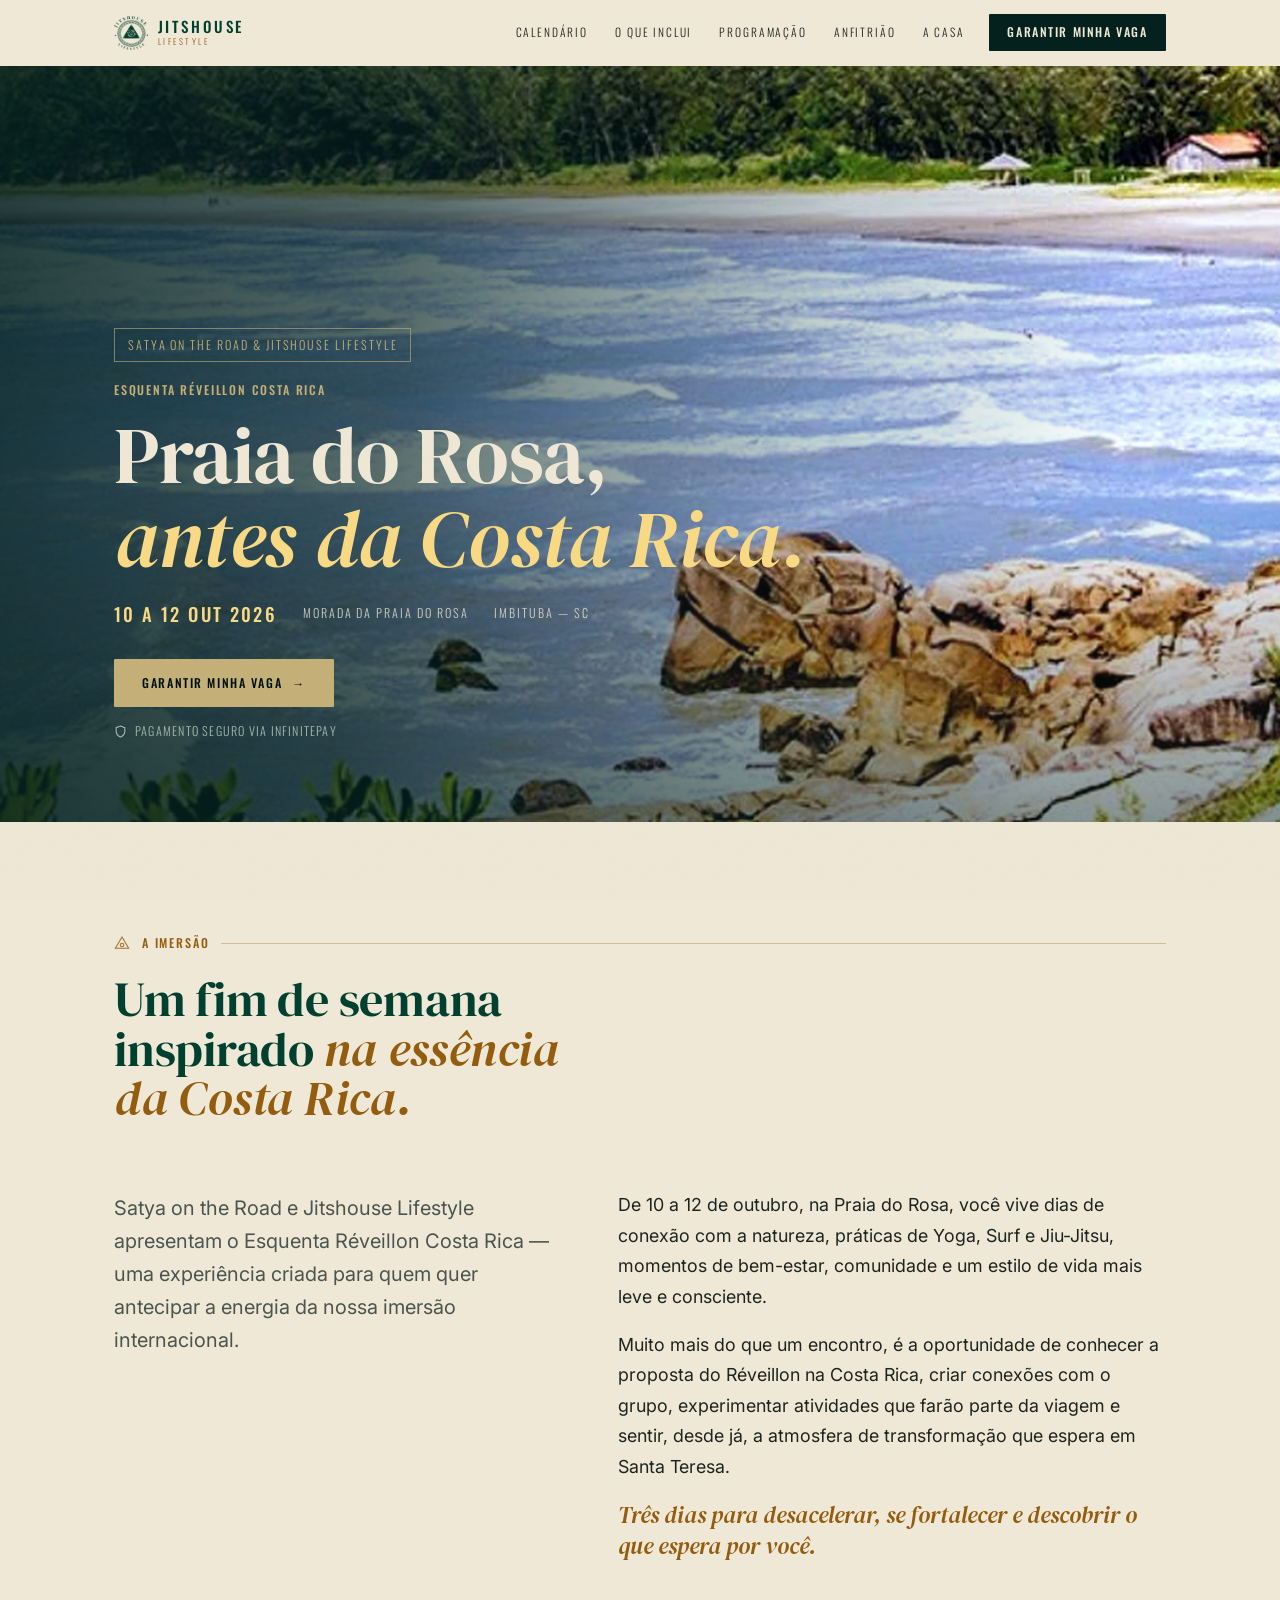
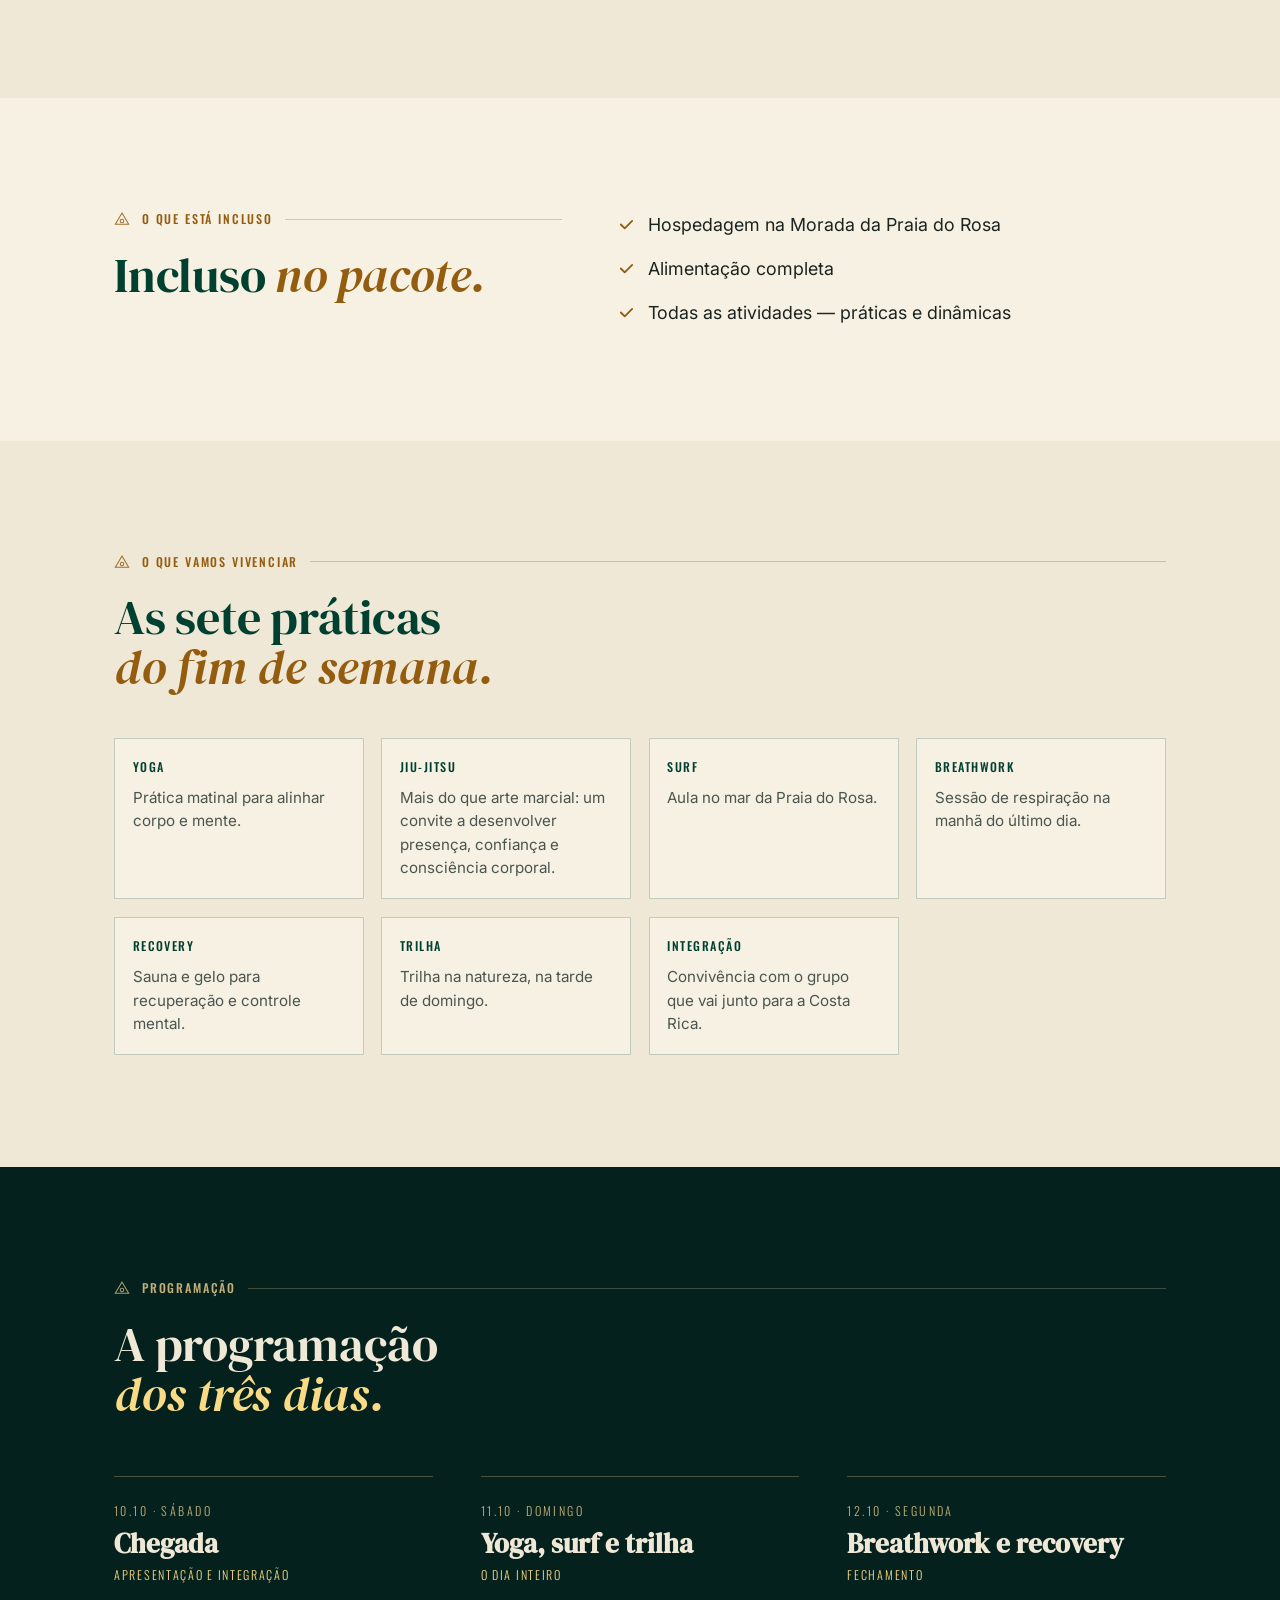
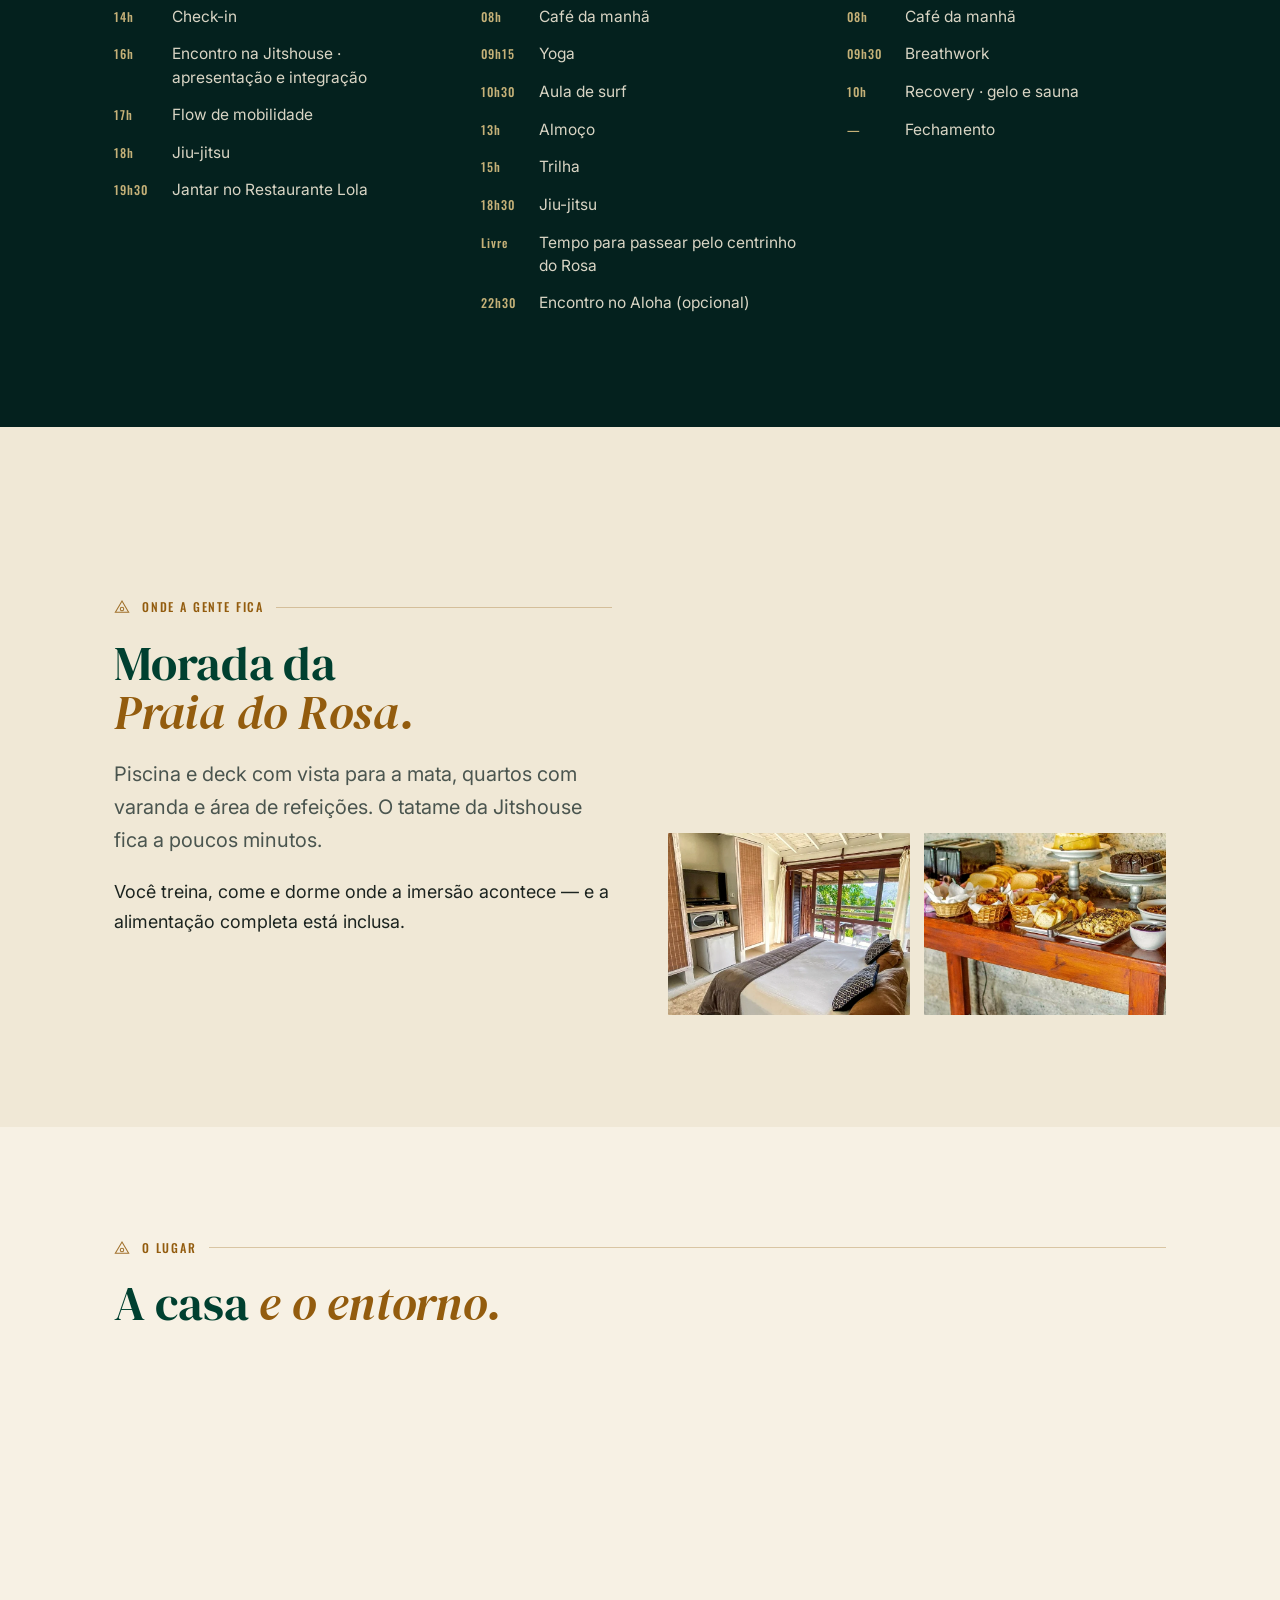
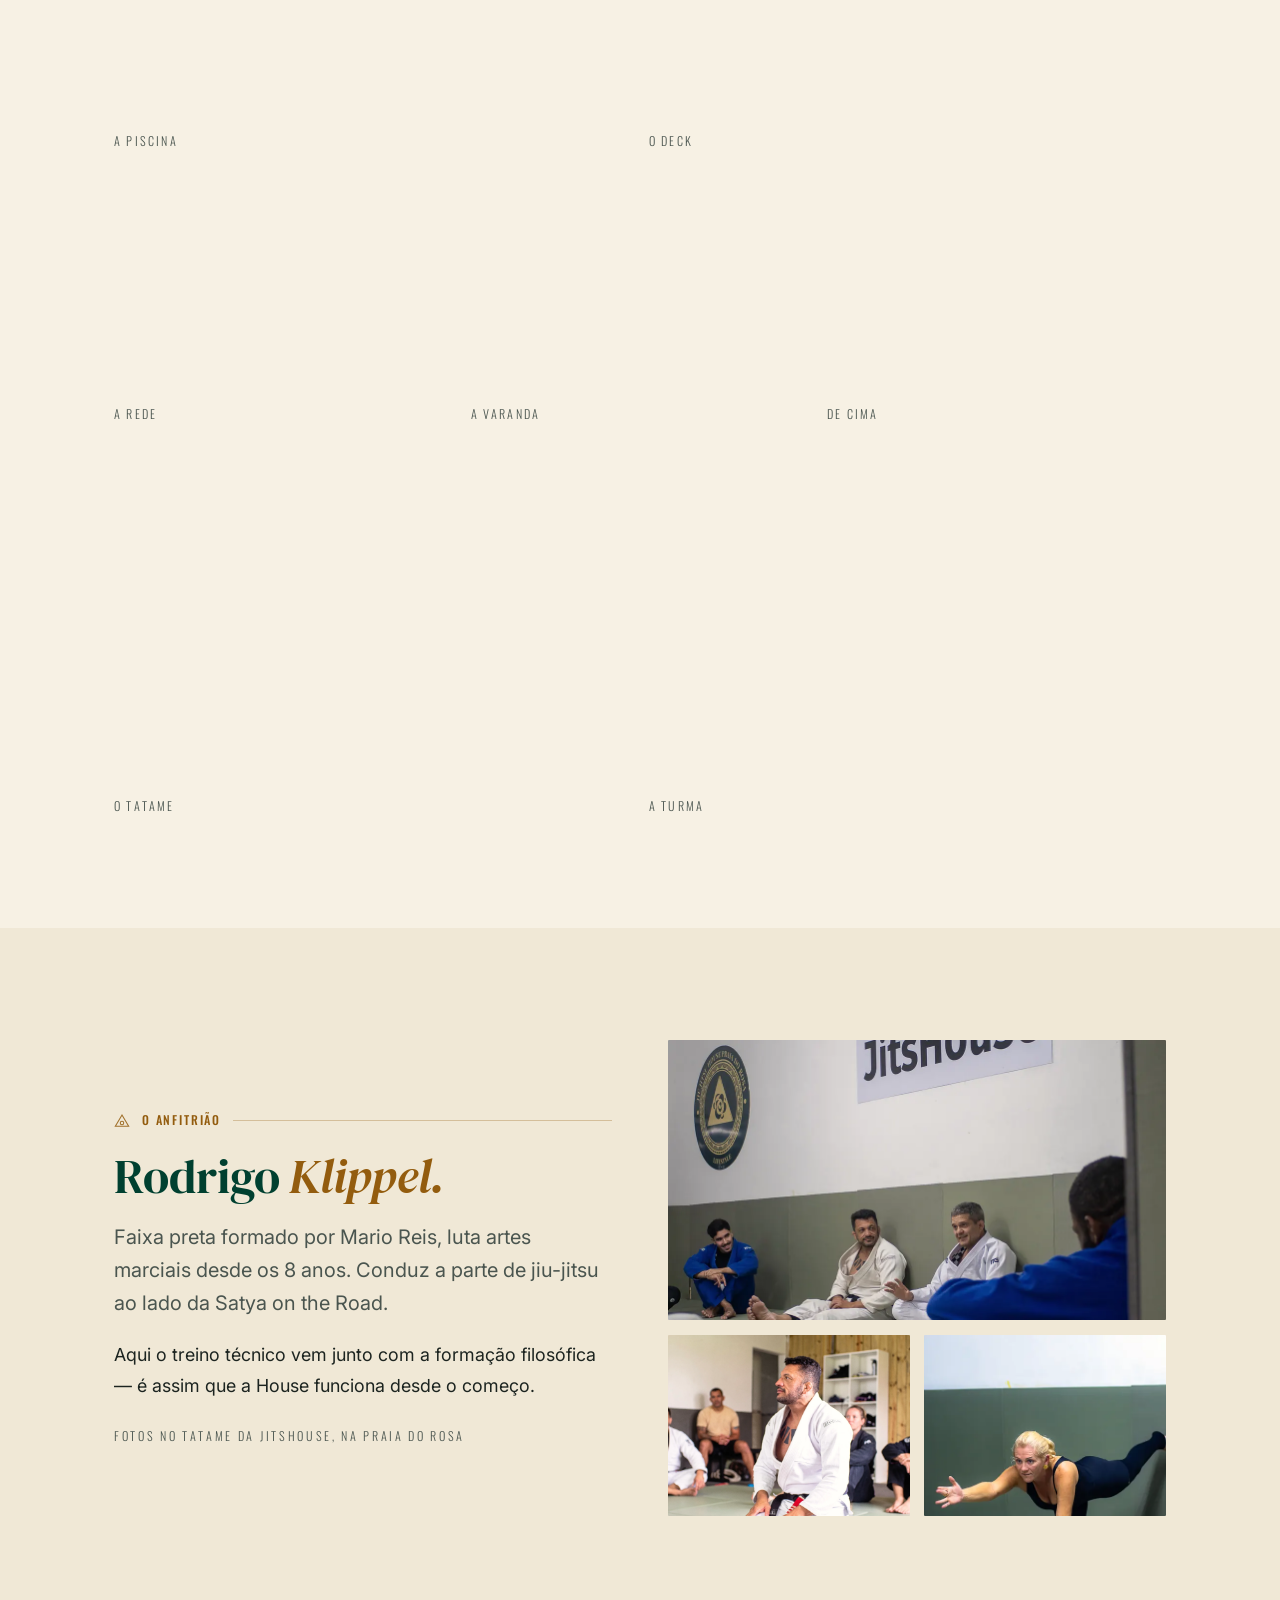
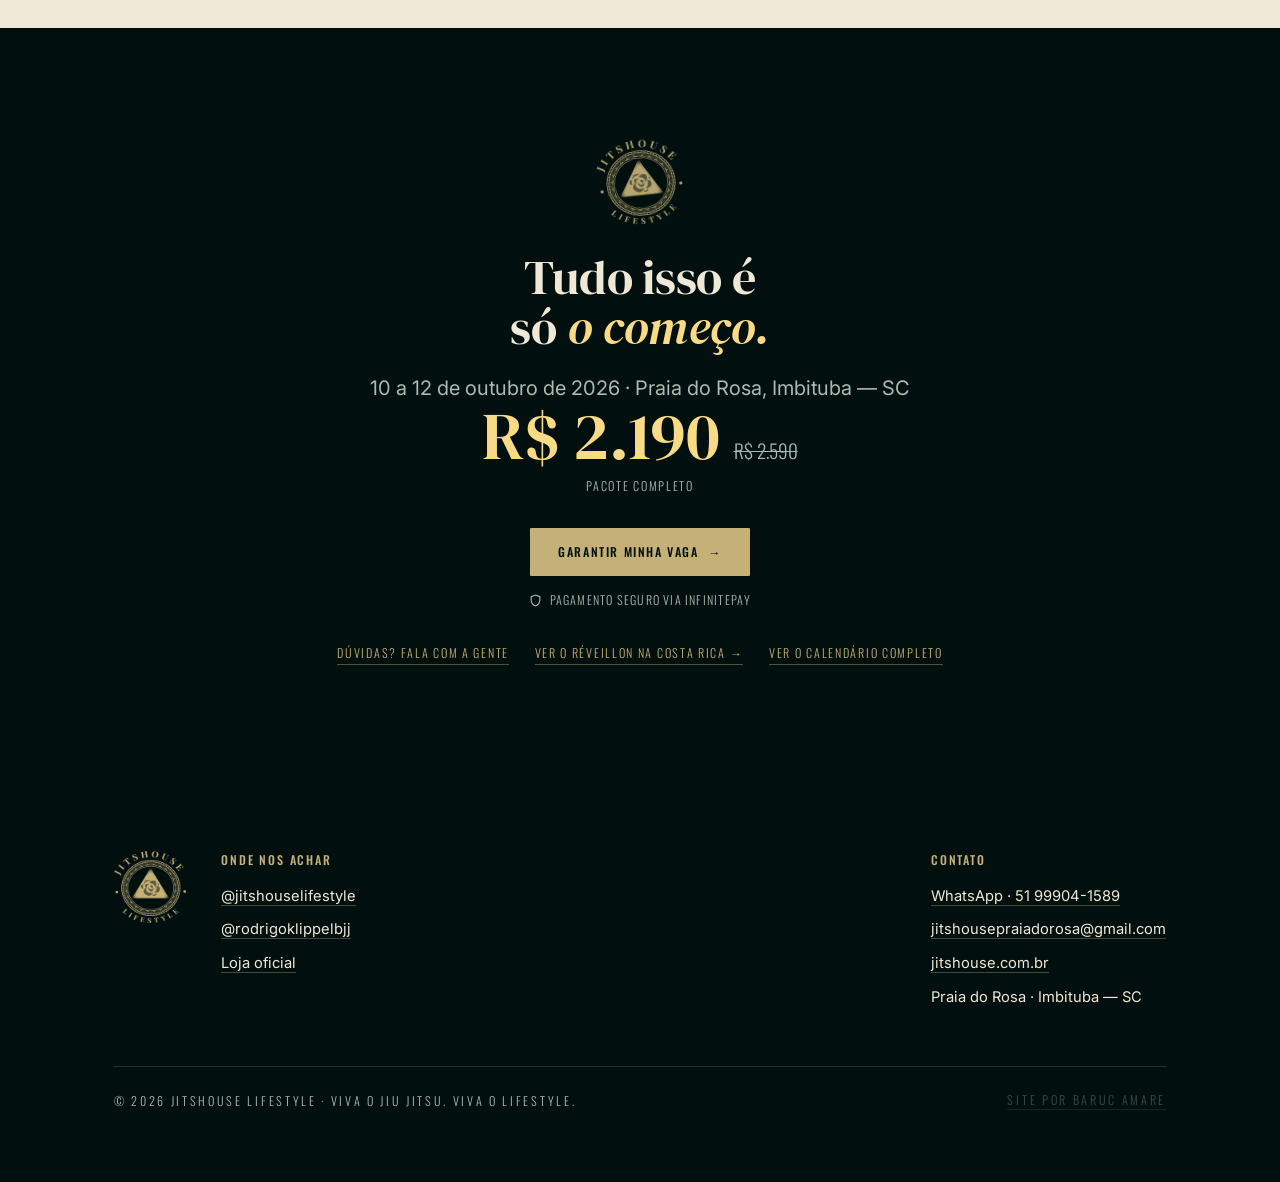
<file: esquenta.html>
<!DOCTYPE html>
<html lang="pt-BR">
<head>
<meta charset="utf-8">
<meta name="viewport" content="width=device-width, initial-scale=1, viewport-fit=cover">

<!--
═══════════════════════════════════════════════════════════════════════
  ESQUENTA RÉVEILLON COSTA RICA  ·  10 a 12 de outubro de 2026
  ───────────────────────────────────────────────────────────────────
  Conteúdo transcrito da página oficial jitshouse.com/esquenta-costa-rica
  e dos cards oficiais do carrossel. Programação hora a hora, o que está
  incluso, nome da hospedagem, restaurante e fotos: tudo real.

  [CONFERIR] Um dos cards oficiais traz "APENAS 10 VAGAS". Não publiquei
  a frase porque não dá pra saber se ela vale para o Esquenta ou para o
  Réveillon, e escassez desatualizada engana quem compra. Confirmando
  com o Rodrigo, é só acrescentar.

  Preço exibido: R$ 2.190,00 (Pacote Completo).
  O valor tem que bater com o do checkout na loja — se mudar lá, mude aqui.
═══════════════════════════════════════════════════════════════════════
-->

<title>Esquenta Réveillon Costa Rica — Praia do Rosa · 10 a 12 de outubro de 2026 | Jitshouse Lifestyle</title>
<meta name="description" content="Três dias na Praia do Rosa inspirados na essência da Costa Rica: yoga, jiu-jitsu, surf, breathwork, recovery com sauna e gelo e trilha na natureza. O esquenta oficial do Réveillon na Costa Rica, por Satya on the Road e Jitshouse Lifestyle.">
<link rel="canonical" href="https://jitshouse.site/esquenta">
<meta name="theme-color" content="#F0E8D6">

<meta property="og:type" content="article">
<meta property="og:locale" content="pt_BR">
<meta property="og:site_name" content="Jitshouse Lifestyle">
<meta property="og:title" content="Esquenta Réveillon Costa Rica — Praia do Rosa · 10 a 12 de outubro">
<meta property="og:description" content="Yoga, jiu-jitsu, surf, breathwork e recovery. O esquenta oficial do Réveillon na Costa Rica.">
<meta property="og:url" content="https://jitshouse.site/esquenta">
<meta property="og:image" content="https://jitshouse.site/img/im/esq-hero.jpg">
<meta property="og:image:width" content="800">
<meta property="og:image:height" content="450">
<meta name="twitter:card" content="summary_large_image">

<link rel="icon" href="img/favicon.png" type="image/png">
<link rel="preload" as="image" href="img/im/esq-hero.webp" fetchpriority="high">
<link rel="preconnect" href="https://fonts.googleapis.com">
<link rel="preconnect" href="https://fonts.gstatic.com" crossorigin>
<link href="https://fonts.googleapis.com/css2?family=DM+Serif+Display:ital@0;1&family=Inter:wght@400;500&family=Oswald:wght@300;500&display=swap" rel="stylesheet">
<link rel="stylesheet" href="assets/imersao.css">

<script type="application/ld+json">
{"@context":"https://schema.org","@type":"Event",
"name":"Esquenta Réveillon Costa Rica",
"startDate":"2026-10-10","endDate":"2026-10-12",
"eventStatus":"https://schema.org/EventScheduled",
"eventAttendanceMode":"https://schema.org/OfflineEventAttendanceMode",
"description":"Três dias na Praia do Rosa inspirados na essência da Costa Rica: yoga, jiu-jitsu, surf, breathwork, recovery com sauna e gelo e trilha na natureza.",
"url":"https://jitshouse.site/esquenta",
"image":"https://jitshouse.site/img/im/esq-hero.jpg",
"organizer":{"@type":"Organization","name":"Jitshouse Lifestyle","url":"https://jitshouse.site/"},
"performer":{"@type":"Person","name":"Rodrigo Klippel"},
"location":{"@type":"Place","name":"Morada da Praia do Rosa","address":{"@type":"PostalAddress","addressLocality":"Imbituba","addressRegion":"SC","addressCountry":"BR"}},
"offers":{"@type":"Offer","url":"https://loja.infinitepay.io/jitshouse_lifestyle/hlm5888-praia-do-rosa-preview-costa-rica","availability":"https://schema.org/InStock"}}
</script>
</head>
<body>

<!-- ══ NAV ═══════════════════════════════════════════════════════ -->
<header class="nav">
  <div class="wrap nav__in">
    <a class="nav__marca" href="/" aria-label="Jitshouse Lifestyle — início">
      <img src="img/brasao-tinta.webp" alt="" width="34" height="34">
      <span class="nav__nome"><b>JITSHOUSE</b><span>LIFESTYLE</span></span>
    </a>
    <nav class="nav__links" aria-label="Seções da página">
      <a href="/#calendario">Calendário</a>
      <a href="#incluso">O que inclui</a>
      <a href="#programacao">Programação</a>
      <a href="#anfitriao">Anfitrião</a>
      <a href="#casa">A casa</a>
    </nav>
    <a class="btn btn--solido btn--peq nav__cta" href="https://loja.infinitepay.io/jitshouse_lifestyle/hlm5888-praia-do-rosa-preview-costa-rica">Garantir minha vaga</a>
  </div>
</header>

<!-- ══ HERO ══════════════════════════════════════════════════════ -->
<section class="ihero" aria-labelledby="h1">
  <picture>
    <source srcset="img/im/esq-hero.webp" type="image/webp">
    <img class="ihero__foto" src="img/im/esq-hero.jpg" width="1500" height="750"
         alt="Vista do alto da enseada da Praia do Rosa, mar turquesa e morros verdes."
         fetchpriority="high" decoding="async">
  </picture>
  <div class="ihero__veu" aria-hidden="true"></div>
  <div class="wrap">
    <div class="ihero__in">
      <p class="rotulo ihero__tag an" data-d="0">Satya on the Road &amp; Jitshouse Lifestyle</p>
      <p class="rotulo an" data-d="1" style="color:var(--ouro)">Esquenta Réveillon Costa Rica</p>
      <h1 class="display" id="h1">Praia do Rosa, <em>antes da Costa Rica.</em></h1>
      <ul class="ihero__meta an" data-d="2">
        <li><b>10 a 12 out 2026</b></li>
        <li><span>Morada da Praia do Rosa</span></li>
        <li><span>Imbituba — SC</span></li>
      </ul>
      <a class="btn btn--ouro an" data-d="3" href="https://loja.infinitepay.io/jitshouse_lifestyle/hlm5888-praia-do-rosa-preview-costa-rica">Garantir minha vaga <span class="seta" aria-hidden="true">→</span></a>
      <p class="micro-pag an" data-d="4" style="color:var(--mute-esc)">Pagamento seguro via InfinitePay</p>
    </div>
  </div>
</section>

<!-- ══ ABERTURA ══════════════════════════════════════════════════ -->
<section class="sec" aria-labelledby="h-sobre">
  <div class="wrap">
    <p class="rotulo marca-sec an">A imersão</p>
    <h2 class="display an" id="h-sobre" data-d="1" style="font-size:var(--fs-h2); max-width:20ch">Um fim de semana inspirado <em>na essência da Costa Rica.</em></h2>
    <div class="incluso" style="margin-top:clamp(2rem,4vw,3rem)">
      <div>
        <p class="lede an" data-d="2">Satya on the Road e Jitshouse Lifestyle apresentam o Esquenta Réveillon Costa Rica — uma experiência criada para quem quer antecipar a energia da nossa imersão internacional.</p>
      </div>
      <div>
        <p class="an" data-d="3">De 10 a 12 de outubro, na Praia do Rosa, você vive dias de conexão com a natureza, práticas de Yoga, Surf e Jiu-Jitsu, momentos de bem-estar, comunidade e um estilo de vida mais leve e consciente.</p>
        <p class="an" data-d="4">Muito mais do que um encontro, é a oportunidade de conhecer a proposta do Réveillon na Costa Rica, criar conexões com o grupo, experimentar atividades que farão parte da viagem e sentir, desde já, a atmosfera de transformação que espera em Santa Teresa.</p>
        <p class="an" data-d="5" style="margin-top:1.1rem; font-family:'DM Serif Display',Georgia,serif; font-style:italic; font-size:clamp(1.1rem,2.1vw,1.45rem); color:var(--ouro-dia); line-height:1.35">Três dias para desacelerar, se fortalecer e descobrir o que espera por você.</p>
      </div>
    </div>
  </div>
</section>

<!-- ══ O QUE ESTÁ INCLUSO ════════════════════════════════════════ -->
<section class="sec alto" id="incluso" aria-labelledby="h-incluso">
  <div class="wrap incluso">
    <div>
      <p class="rotulo marca-sec an">O que está incluso</p>
      <h2 class="display an" id="h-incluso" data-d="1" style="font-size:var(--fs-h2); max-width:16ch">Incluso <em>no pacote.</em></h2>
    </div>
    <div>
      <ul class="lista-check an" data-d="2">
        <li>Hospedagem na Morada da Praia do Rosa</li>
        <li>Alimentação completa</li>
        <li>Todas as atividades — práticas e dinâmicas</li>
      </ul>
    </div>
  </div>
</section>

<!-- ══ O QUE VAMOS VIVENCIAR ═════════════════════════════════════ -->
<section class="sec" aria-labelledby="h-viver">
  <div class="wrap">
    <p class="rotulo marca-sec an">O que vamos vivenciar</p>
    <h2 class="display an" id="h-viver" data-d="1" style="font-size:var(--fs-h2); max-width:20ch">As sete práticas <em>do fim de semana.</em></h2>
    <ul class="fichas an" data-d="2" style="margin-top:clamp(2rem,4vw,2.8rem)">
      <li class="ficha"><b>Yoga</b><span>Prática matinal para alinhar corpo e mente.</span></li>
      <li class="ficha"><b>Jiu-jitsu</b><span>Mais do que arte marcial: um convite a desenvolver presença, confiança e consciência corporal.</span></li>
      <li class="ficha"><b>Surf</b><span>Aula no mar da Praia do Rosa.</span></li>
      <li class="ficha"><b>Breathwork</b><span>Sessão de respiração na manhã do último dia.</span></li>
      <li class="ficha"><b>Recovery</b><span>Sauna e gelo para recuperação e controle mental.</span></li>
      <li class="ficha"><b>Trilha</b><span>Trilha na natureza, na tarde de domingo.</span></li>
      <li class="ficha"><b>Integração</b><span>Convivência com o grupo que vai junto para a Costa Rica.</span></li>
    </ul>
  </div>
</section>

<!-- ══ PROGRAMAÇÃO ═══════════════════════════════════════════════ -->
<section class="sec dark" id="programacao" aria-labelledby="h-prog">
  <div class="wrap">
    <p class="rotulo marca-sec an">Programação</p>
    <h2 class="display an" id="h-prog" data-d="1" style="font-size:var(--fs-h2); max-width:20ch">A programação <em>dos três dias.</em></h2>
    <div class="dias dias--3" style="margin-top:clamp(2.5rem,5vw,3.5rem)">

      <div class="dia an-e" data-d="0">
        <p class="dia__num">10.10 · Sábado</p>
        <h3 class="dia__nome">Chegada</h3>
        <p class="dia__foco">Apresentação e integração</p>
        <ul class="horas">
          <li><b>14h</b><span>Check-in</span></li>
          <li><b>16h</b><span>Encontro na Jitshouse · apresentação e integração</span></li>
          <li><b>17h</b><span>Flow de mobilidade</span></li>
          <li><b>18h</b><span>Jiu-jitsu</span></li>
          <li><b>19h30</b><span>Jantar no Restaurante Lola</span></li>
        </ul>
      </div>

      <div class="dia an" data-d="1">
        <p class="dia__num">11.10 · Domingo</p>
        <h3 class="dia__nome">Yoga, surf e trilha</h3>
        <p class="dia__foco">O dia inteiro</p>
        <ul class="horas">
          <li><b>08h</b><span>Café da manhã</span></li>
          <li><b>09h15</b><span>Yoga</span></li>
          <li><b>10h30</b><span>Aula de surf</span></li>
          <li><b>13h</b><span>Almoço</span></li>
          <li><b>15h</b><span>Trilha</span></li>
          <li><b>18h30</b><span>Jiu-jitsu</span></li>
          <li><b>Livre</b><span>Tempo para passear pelo centrinho do Rosa</span></li>
          <li><b>22h30</b><span>Encontro no Aloha (opcional)</span></li>
        </ul>
      </div>

      <div class="dia an-d" data-d="2">
        <p class="dia__num">12.10 · Segunda</p>
        <h3 class="dia__nome">Breathwork e recovery</h3>
        <p class="dia__foco">Fechamento</p>
        <ul class="horas">
          <li><b>08h</b><span>Café da manhã</span></li>
          <li><b>09h30</b><span>Breathwork</span></li>
          <li><b>10h</b><span>Recovery · gelo e sauna</span></li>
          <li><b>—</b><span>Fechamento</span></li>
        </ul>
      </div>

    </div>
  </div>
</section>

<!-- ══ A CASA ════════════════════════════════════════════════════ -->
<section class="sec" id="casa" aria-labelledby="h-casa">
  <div class="wrap hosp">
    <div>
      <p class="rotulo marca-sec an">Onde a gente fica</p>
      <h2 class="display an" id="h-casa" data-d="1" style="font-size:var(--fs-h2); max-width:15ch">Morada da <em>Praia do Rosa.</em></h2>
      <p class="lede an" data-d="2" style="margin-top:1.2rem">Piscina e deck com vista para a mata, quartos com varanda e área de refeições. O tatame da Jitshouse fica a poucos minutos.</p>
      <p class="an" data-d="3" style="margin-top:1.1rem">Você treina, come e dorme onde a imersão acontece — e a alimentação completa está inclusa.</p>
    </div>
    <div class="hosp__fotos an-d" data-d="1">
      <figure><img src="img/im/esq-piscina.webp" alt="Vista aérea da piscina e do deck de madeira cercados pela mata." width="800" height="450" loading="lazy" decoding="async"></figure>
      <figure><img src="img/im/esq-quarto.webp" alt="Quarto com cama arrumada e porta aberta para a varanda." width="800" height="600" loading="lazy" decoding="async"></figure>
      <figure><img src="img/im/esq-cafe.webp" alt="Mesa de café da manhã com pães, bolos e frutas." width="800" height="600" loading="lazy" decoding="async"></figure>
    </div>
  </div>
</section>

<!-- ══ GALERIA ═══════════════════════════════════════════════════ -->
<section class="sec alto" aria-labelledby="h-galeria">
  <div class="wrap">
    <p class="rotulo marca-sec an">O lugar</p>
    <h2 class="display an" id="h-galeria" data-d="1" style="font-size:var(--fs-h2); max-width:18ch">A casa <em>e o entorno.</em></h2>
    <div class="galeria an" data-d="2" style="margin-top:clamp(2rem,4vw,3rem)">
      <figure class="g1"><img src="img/im/esq-piscina2.webp" alt="Piscina com deck de madeira e espreguiçadeiras cercada por vegetação." width="800" height="533" loading="lazy" decoding="async"><figcaption>A piscina</figcaption></figure>
      <figure class="g2"><img src="img/im/esq-deck.webp" alt="Espreguiçadeiras à beira da piscina sob o sol." width="800" height="533" loading="lazy" decoding="async"><figcaption>O deck</figcaption></figure>
      <figure class="g3"><img src="img/im/esq-rede.webp" alt="Rede armada na varanda entre plantas." width="800" height="533" loading="lazy" decoding="async"><figcaption>A rede</figcaption></figure>
      <figure class="g4"><img src="img/im/esq-varanda.webp" alt="Varanda de madeira com mesa e cadeiras voltada para a mata." width="800" height="533" loading="lazy" decoding="async"><figcaption>A varanda</figcaption></figure>
      <figure class="g5"><img src="img/im/esq-aerea.webp" alt="Vista aérea da piscina e do deck de madeira da casa, entre a vegetação." width="800" height="533" loading="lazy" decoding="async"><figcaption>De cima</figcaption></figure>
      <figure class="g6"><img src="img/im/esq-tatame.webp" alt="Roda de conversa no tatame da Jitshouse, atletas sentados de kimono." width="700" height="700" loading="lazy" decoding="async"><figcaption>O tatame</figcaption></figure>
      <figure class="g7"><img src="img/im/esq-turma.webp" alt="Turma enfileirada de kimono no tatame, diante do selo e do painel da JitsHouse." width="700" height="700" loading="lazy" decoding="async"><figcaption>A turma</figcaption></figure>
    </div>
  </div>
</section>

<!-- ══ O ANFITRIÃO ═══════════════════════════════════════════════
     Fotos do acervo do cliente, feitas no tatame da Jitshouse na
     Praia do Rosa. A legenda diz isso de propósito: são fotos do
     anfitrião e da escola, não do destino desta página. -->
<section class="sec" id="anfitriao" aria-labelledby="h-anf">
  <div class="wrap hosp">
    <div>
      <p class="rotulo marca-sec an">O anfitrião</p>
      <h2 class="display an" id="h-anf" data-d="1" style="font-size:var(--fs-h2); max-width:14ch">Rodrigo <em>Klippel.</em></h2>
      <p class="lede an" data-d="2" style="margin-top:1.2rem">Faixa preta formado por Mario Reis, luta artes marciais desde os 8 anos. Conduz a parte de jiu-jitsu ao lado da Satya on the Road.</p>
      <p class="an" data-d="3" style="margin-top:1.1rem">Aqui o treino técnico vem junto com a formação filosófica — é assim que a House funciona desde o começo.</p>
      <p class="rotulo rotulo--fino an" data-d="4" style="margin-top:1.6rem; color:var(--mute-papel)">Fotos no tatame da Jitshouse, na Praia do Rosa</p>
    </div>
    <div class="hosp__fotos an-d" data-d="1">
      <figure><img src="img/ac/anf-esq-1.webp" alt="Roda de conversa no tatame, com a turma sentada ouvindo." width="1000" height="562" loading="lazy" decoding="async"></figure>
      <figure><img src="img/ac/anf-esq-2.webp" alt="Retrato de Rodrigo Klippel de kimono, sentado no tatame." width="600" height="450" loading="lazy" decoding="async"></figure>
      <figure><img src="img/ac/anf-esq-3.webp" alt="Prática de mobilidade no tatame, aberta a todos os níveis." width="600" height="450" loading="lazy" decoding="async"></figure>
    </div>
  </div>
</section>

<!-- ══ CTA FINAL ═════════════════════════════════════════════════ -->
<section class="sec dark--fundo fim" aria-labelledby="h-fim">
  <div class="wrap">
    <img class="carimbo" src="img/brasao-ouro.webp" alt="" width="84" height="84" loading="lazy" decoding="async">
    <h2 class="display an" id="h-fim" data-d="1">Tudo isso é só <em>o começo.</em></h2>
    <p class="lede an" data-d="2" style="margin:1.2rem auto 0; text-align:center">10 a 12 de outubro de 2026 · Praia do Rosa, Imbituba — SC</p>
    <p class="preco preco--centro an" data-d="3"><span class="preco__valor">R$ 2.190</span><span class="preco__de">R$ 2.590</span></p>
      <p class="preco__pacote an" data-d="3">Pacote completo</p>
    <a class="btn btn--ouro an" data-d="3" href="https://loja.infinitepay.io/jitshouse_lifestyle/hlm5888-praia-do-rosa-preview-costa-rica">Garantir minha vaga <span class="seta" aria-hidden="true">→</span></a>
    <p class="micro-pag an" data-d="4" style="justify-content:center">Pagamento seguro via InfinitePay</p>
    <ul class="fim__sec an" data-d="5">
      <li><a href="https://wa.me/5551999041589?text=Ol%C3%A1!%20Tenho%20uma%20d%C3%BAvida%20sobre%20a%20imers%C3%A3o%20Esquenta%20Costa%20Rica%20(10%20a%2012%20out%202026)" target="_blank" rel="noopener">Dúvidas? Fala com a gente</a></li>
      <li><a href="reveillon">Ver o Réveillon na Costa Rica →</a></li>
      <li><a href="/#calendario">Ver o calendário completo</a></li>
    </ul>
  </div>
</section>

<!-- ══ RODAPÉ ════════════════════════════════════════════════════ -->
<footer class="dark--fundo rodape">
  <div class="wrap">
    <div class="rodape__grid">
      <div><img src="img/brasao-ouro.webp" alt="Brasão da Jitshouse Lifestyle" width="72" height="72" loading="lazy" style="width:72px;height:72px"></div>
      <div>
        <p class="rotulo rodape__tit">Onde nos achar</p>
        <ul>
          <li><a href="https://www.instagram.com/jitshouselifestyle/" target="_blank" rel="noopener">@jitshouselifestyle</a></li>
          <li><a href="https://www.instagram.com/rodrigoklippelbjj/" target="_blank" rel="noopener">@rodrigoklippelbjj</a></li>
          <li><a href="https://loja.infinitepay.io/jitshouse_lifestyle" target="_blank" rel="noopener">Loja oficial</a></li>
        </ul>
      </div>
      <div>
        <p class="rotulo rodape__tit">Contato</p>
        <ul>
          <li><a href="https://wa.me/5551999041589" target="_blank" rel="noopener">WhatsApp · 51 99904-1589</a></li>
          <li><a href="mailto:jitshousepraiadorosa@gmail.com">jitshousepraiadorosa@gmail.com</a></li>
          <li><a href="https://jitshouse.com.br" target="_blank" rel="noopener">jitshouse.com.br</a></li>
          <li>Praia do Rosa · Imbituba — SC</li>
        </ul>
      </div>
    </div>
    <div class="rodape__fim">
      <p class="rotulo rotulo--fino" style="margin:0">© <span id="ano">2026</span> Jitshouse Lifestyle · Viva o Jiu Jitsu. Viva o Lifestyle.</p>
      <a class="rotulo rotulo--fino credito" href="/">site por Baruc Amare</a>
    </div>
  </div>
</footer>

<a class="barra" id="barra" href="https://loja.infinitepay.io/jitshouse_lifestyle/hlm5888-praia-do-rosa-preview-costa-rica">Garantir vaga — Esquenta Costa Rica</a>

<script src="assets/imersao.js"></script>
</body>
</html>
</file>
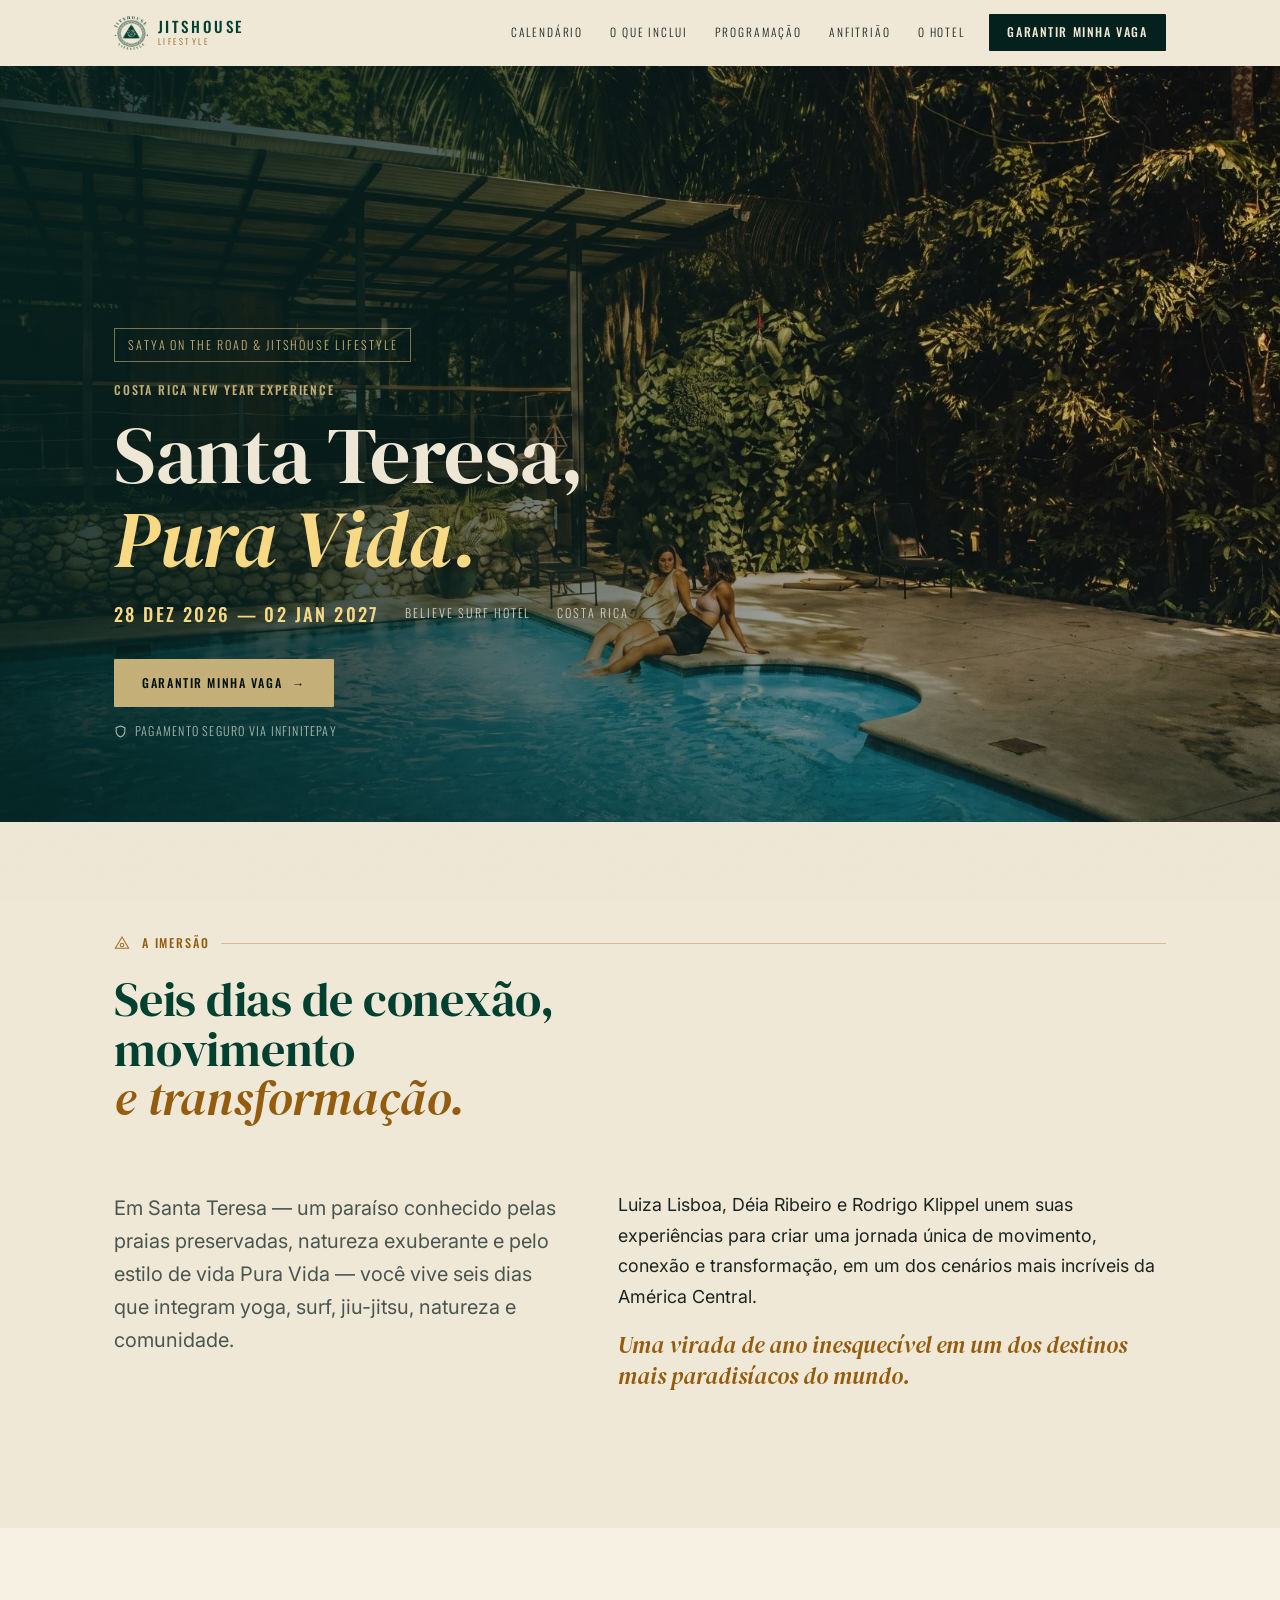
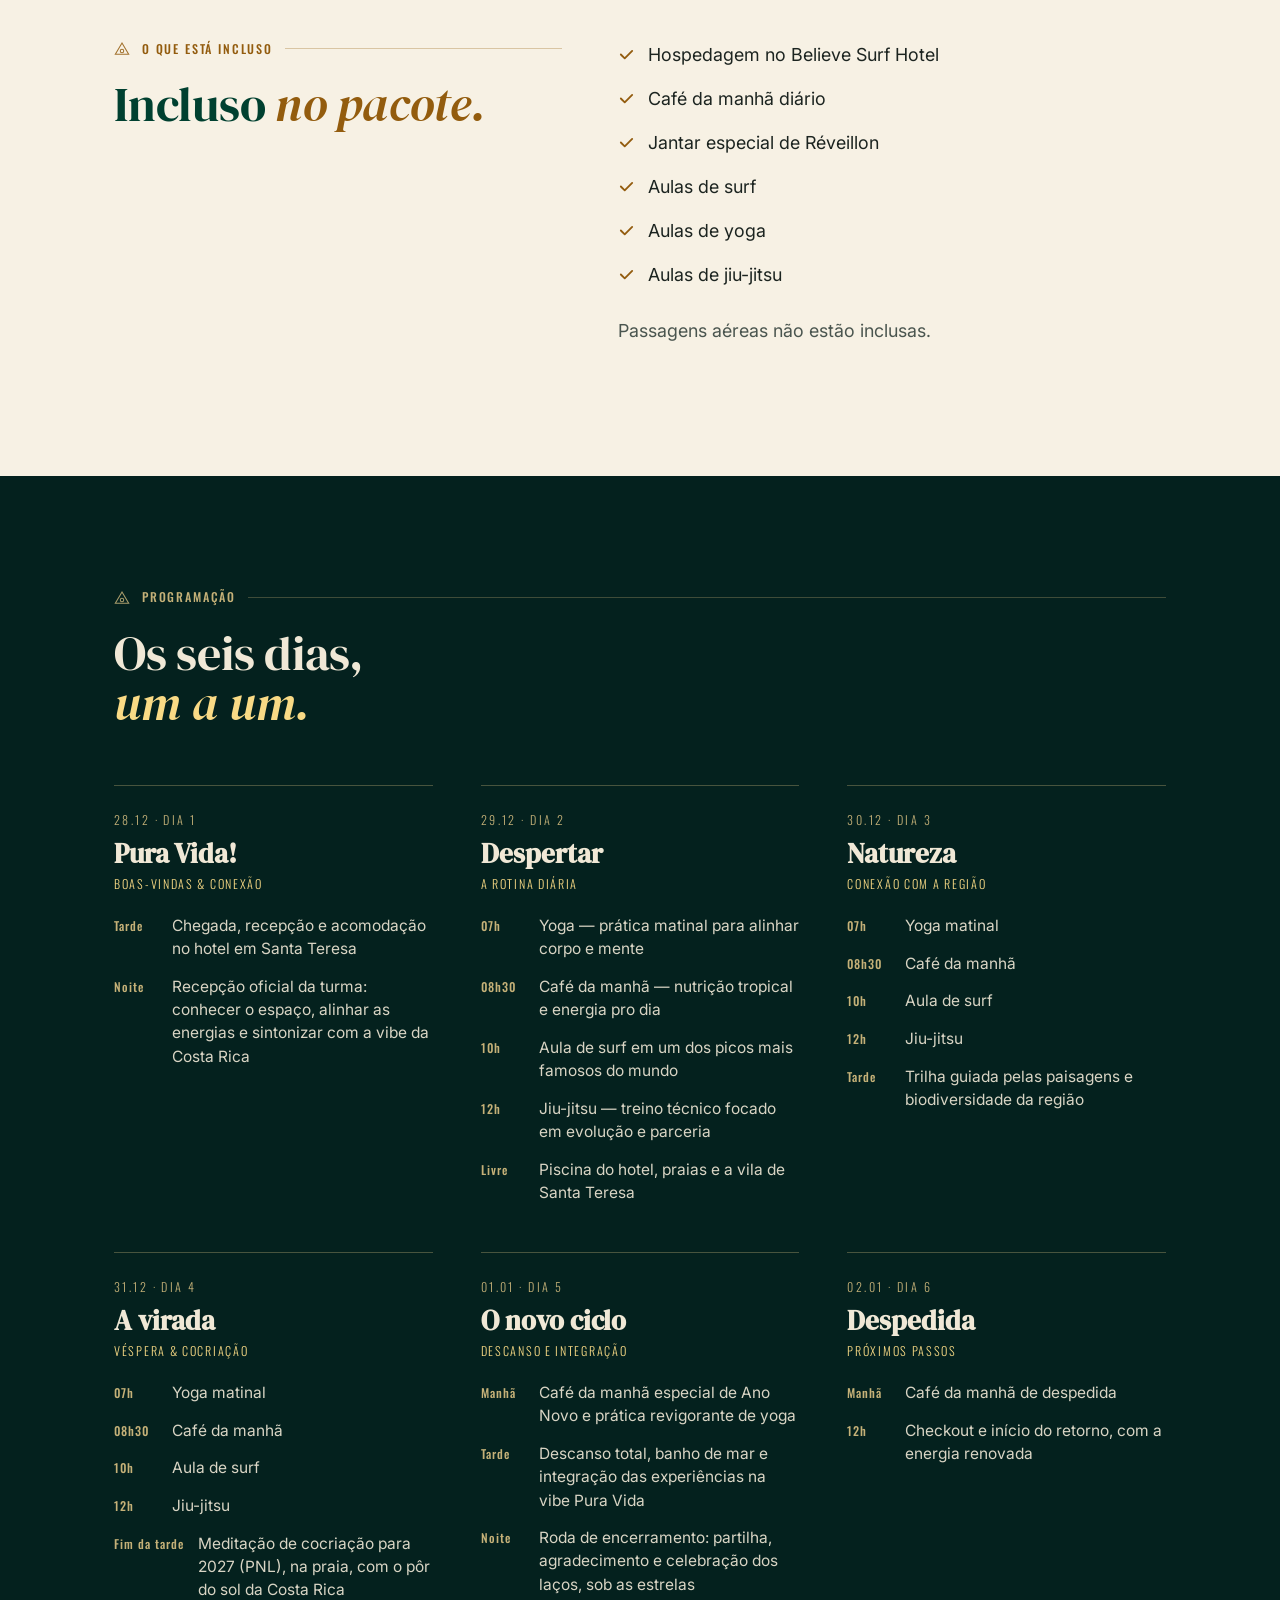
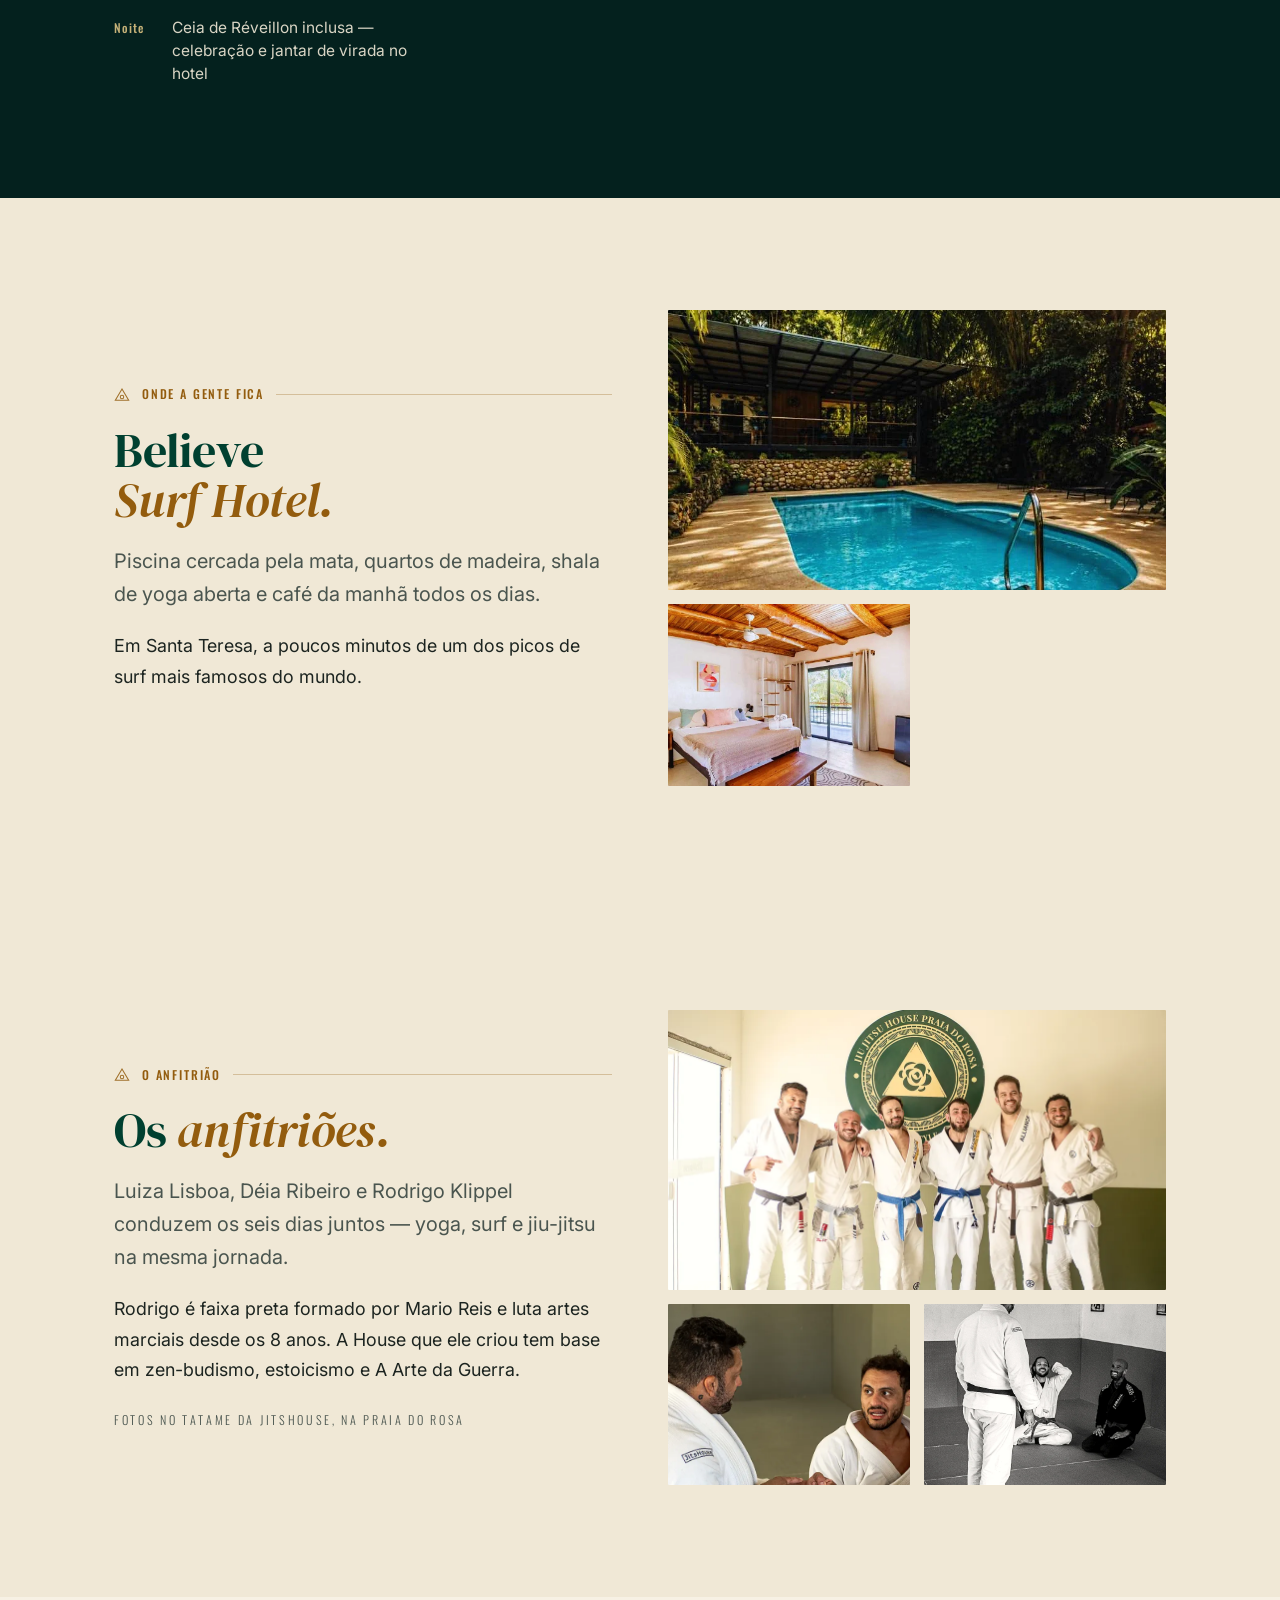
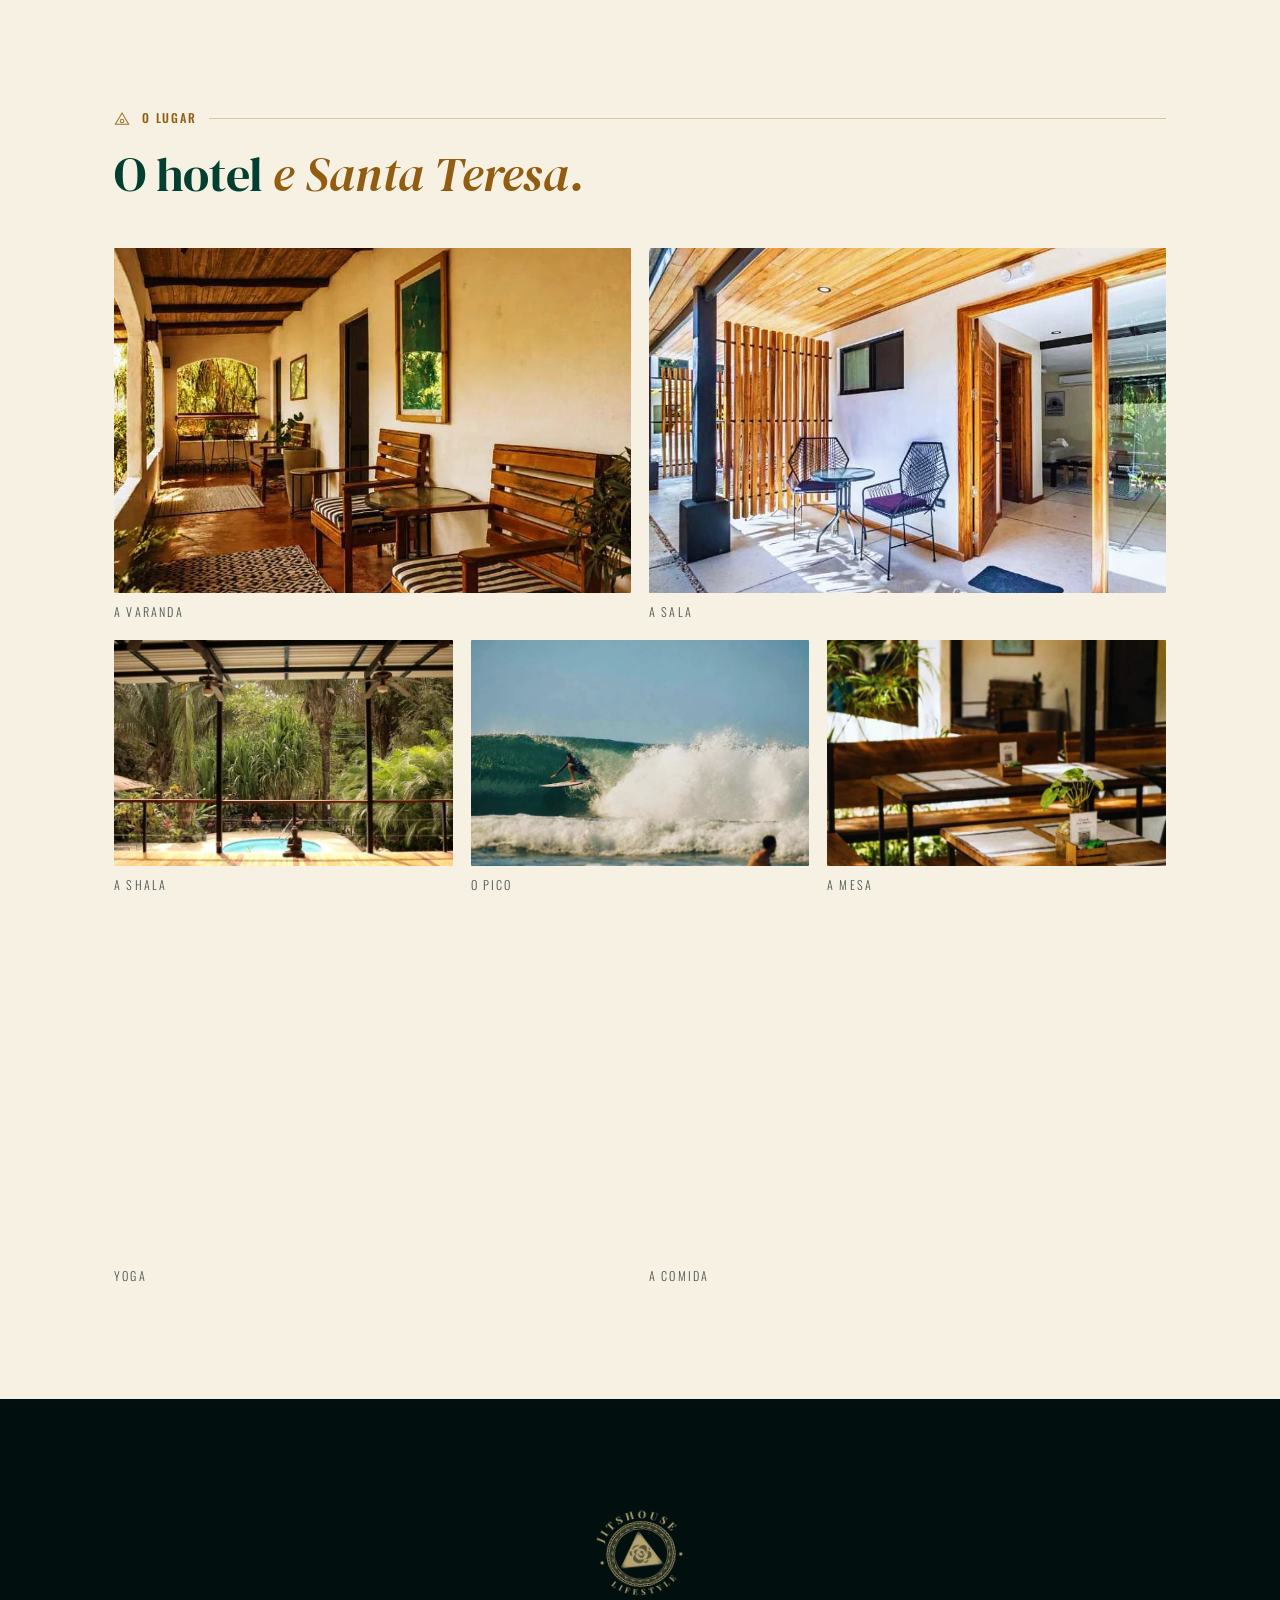
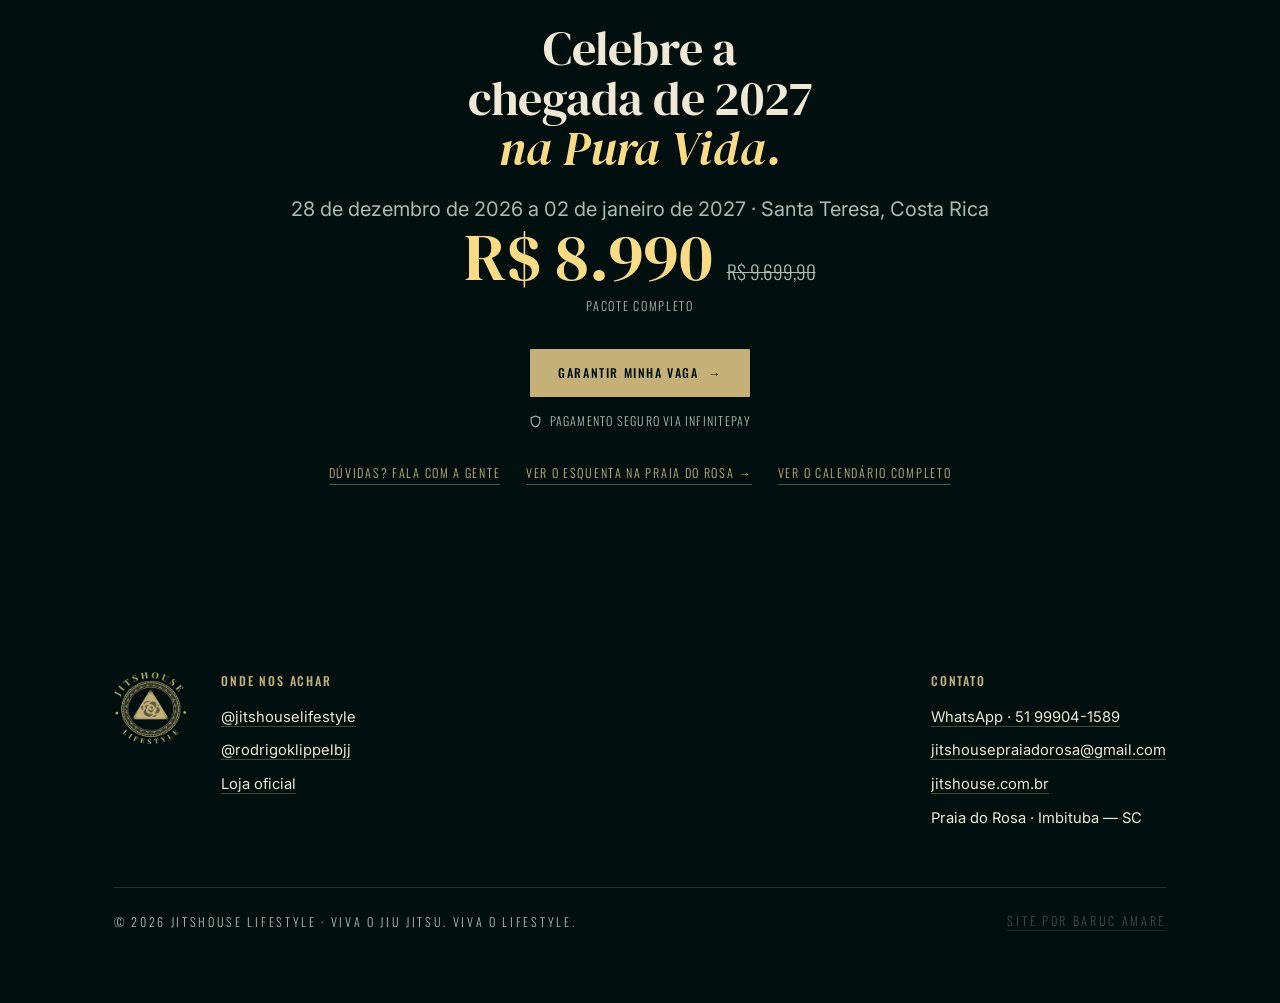
<file: reveillon.html>
<!DOCTYPE html>
<html lang="pt-BR">
<head>
<meta charset="utf-8">
<meta name="viewport" content="width=device-width, initial-scale=1, viewport-fit=cover">

<!--
═══════════════════════════════════════════════════════════════════════
  COSTA RICA NEW YEAR EXPERIENCE  ·  28/12/2026 a 02/01/2027
  ───────────────────────────────────────────────────────────────────
  Conteúdo transcrito da página oficial jitshouse.com/costa-rica-reveillon
  e do card oficial. Programação dos 6 dias, o que está incluso, nome do
  hotel e fotos: tudo real.

  Preço exibido: R$ 8.990,00 (Pacote Completo, passagens aéreas não inclusas).
  O valor tem que bater com o do checkout na loja — se mudar lá, mude aqui.
═══════════════════════════════════════════════════════════════════════
-->

<title>Costa Rica New Year Experience — Santa Teresa · 28/12/2026 a 02/01/2027 | Jitshouse Lifestyle</title>
<meta name="description" content="Seis dias de yoga, surf e jiu-jitsu em Santa Teresa, Costa Rica, para virar o ano na vibe Pura Vida. Com Luiza Lisboa, Déia Ribeiro e Rodrigo Klippel. Hospedagem no Believe Surf Hotel e ceia de réveillon inclusa.">
<link rel="canonical" href="https://jitshouse.site/reveillon">
<meta name="theme-color" content="#F0E8D6">

<meta property="og:type" content="article">
<meta property="og:locale" content="pt_BR">
<meta property="og:site_name" content="Jitshouse Lifestyle">
<meta property="og:title" content="Costa Rica New Year Experience — Santa Teresa · 28/12 a 02/01">
<meta property="og:description" content="Yoga, surf e jiu-jitsu integrados em um dos cenários mais incríveis da América Central.">
<meta property="og:url" content="https://jitshouse.site/reveillon">
<meta property="og:image" content="https://jitshouse.site/img/im/rev-hero.jpg">
<meta property="og:image:width" content="800">
<meta property="og:image:height" content="450">
<meta name="twitter:card" content="summary_large_image">

<link rel="icon" href="img/favicon.png" type="image/png">
<link rel="preload" as="image" href="img/im/rev-hero.webp" fetchpriority="high">
<link rel="preconnect" href="https://fonts.googleapis.com">
<link rel="preconnect" href="https://fonts.gstatic.com" crossorigin>
<link href="https://fonts.googleapis.com/css2?family=DM+Serif+Display:ital@0;1&family=Inter:wght@400;500&family=Oswald:wght@300;500&display=swap" rel="stylesheet">
<link rel="stylesheet" href="assets/imersao.css">

<script type="application/ld+json">
{"@context":"https://schema.org","@type":"Event",
"name":"Costa Rica New Year Experience — Réveillon Jitshouse x Satya",
"startDate":"2026-12-28","endDate":"2027-01-02",
"eventStatus":"https://schema.org/EventScheduled",
"eventAttendanceMode":"https://schema.org/OfflineEventAttendanceMode",
"description":"Seis dias de yoga, surf e jiu-jitsu em Santa Teresa, Costa Rica, celebrando a chegada de 2027 na vibe Pura Vida.",
"url":"https://jitshouse.site/reveillon",
"image":"https://jitshouse.site/img/im/rev-hero.jpg",
"organizer":{"@type":"Organization","name":"Jitshouse Lifestyle","url":"https://jitshouse.site/"},
"performer":[{"@type":"Person","name":"Rodrigo Klippel"},{"@type":"Person","name":"Luiza Lisboa"},{"@type":"Person","name":"Déia Ribeiro"}],
"location":{"@type":"Place","name":"Believe Surf Hotel","address":{"@type":"PostalAddress","addressLocality":"Santa Teresa","addressCountry":"CR"}},
"offers":{"@type":"Offer","url":"https://loja.infinitepay.io/jitshouse_lifestyle/ooe9249-jitshouse-costa-rica","availability":"https://schema.org/InStock"}}
</script>
</head>
<body>

<!-- ══ NAV ═══════════════════════════════════════════════════════ -->
<header class="nav">
  <div class="wrap nav__in">
    <a class="nav__marca" href="/" aria-label="Jitshouse Lifestyle — início">
      <img src="img/brasao-tinta.webp" alt="" width="34" height="34">
      <span class="nav__nome"><b>JITSHOUSE</b><span>LIFESTYLE</span></span>
    </a>
    <nav class="nav__links" aria-label="Seções da página">
      <a href="/#calendario">Calendário</a>
      <a href="#incluso">O que inclui</a>
      <a href="#programacao">Programação</a>
      <a href="#anfitriao">Anfitrião</a>
      <a href="#hotel">O hotel</a>
    </nav>
    <a class="btn btn--solido btn--peq nav__cta" href="https://loja.infinitepay.io/jitshouse_lifestyle/ooe9249-jitshouse-costa-rica">Garantir minha vaga</a>
  </div>
</header>

<!-- ══ HERO ══════════════════════════════════════════════════════ -->
<section class="ihero" aria-labelledby="h1">
  <picture>
    <source srcset="img/im/rev-hero.webp" type="image/webp">
    <img class="ihero__foto" src="img/im/rev-hero.jpg" width="2000" height="1000"
         alt="Piscina do Believe Surf Hotel sob pérgola de madeira, cercada pela mata de Santa Teresa."
         fetchpriority="high" decoding="async">
  </picture>
  <div class="ihero__veu" aria-hidden="true"></div>
  <div class="wrap">
    <div class="ihero__in">
      <p class="rotulo ihero__tag an" data-d="0">Satya on the Road &amp; Jitshouse Lifestyle</p>
      <p class="rotulo an" data-d="1" style="color:var(--ouro)">Costa Rica New Year Experience</p>
      <h1 class="display" id="h1">Santa Teresa, <em>Pura Vida.</em></h1>
      <ul class="ihero__meta an" data-d="2">
        <li><b>28 dez 2026 — 02 jan 2027</b></li>
        <li><span>Believe Surf Hotel</span></li>
        <li><span>Costa Rica</span></li>
      </ul>
      <a class="btn btn--ouro an" data-d="3" href="https://loja.infinitepay.io/jitshouse_lifestyle/ooe9249-jitshouse-costa-rica">Garantir minha vaga <span class="seta" aria-hidden="true">→</span></a>
      <p class="micro-pag an" data-d="4" style="color:var(--mute-esc)">Pagamento seguro via InfinitePay</p>
    </div>
  </div>
</section>

<!-- ══ ABERTURA ══════════════════════════════════════════════════ -->
<section class="sec" aria-labelledby="h-sobre">
  <div class="wrap">
    <p class="rotulo marca-sec an">A imersão</p>
    <h2 class="display an" id="h-sobre" data-d="1" style="font-size:var(--fs-h2); max-width:20ch">Seis dias de conexão, movimento <em>e transformação.</em></h2>
    <div class="incluso" style="margin-top:clamp(2rem,4vw,3rem)">
      <div>
        <p class="lede an" data-d="2">Em Santa Teresa — um paraíso conhecido pelas praias preservadas, natureza exuberante e pelo estilo de vida Pura Vida — você vive seis dias que integram yoga, surf, jiu-jitsu, natureza e comunidade.</p>
      </div>
      <div>
        <p class="an" data-d="3">Luiza Lisboa, Déia Ribeiro e Rodrigo Klippel unem suas experiências para criar uma jornada única de movimento, conexão e transformação, em um dos cenários mais incríveis da América Central.</p>
        <p class="an" data-d="4" style="margin-top:1.1rem; font-family:'DM Serif Display',Georgia,serif; font-style:italic; font-size:clamp(1.1rem,2.1vw,1.45rem); color:var(--ouro-dia); line-height:1.35">Uma virada de ano inesquecível em um dos destinos mais paradisíacos do mundo.</p>
      </div>
    </div>
  </div>
</section>

<!-- ══ O QUE ESTÁ INCLUSO ════════════════════════════════════════ -->
<section class="sec alto" id="incluso" aria-labelledby="h-incluso">
  <div class="wrap incluso">
    <div>
      <p class="rotulo marca-sec an">O que está incluso</p>
      <h2 class="display an" id="h-incluso" data-d="1" style="font-size:var(--fs-h2); max-width:16ch">Incluso <em>no pacote.</em></h2>
    </div>
    <div>
      <ul class="lista-check an" data-d="2">
        <li>Hospedagem no Believe Surf Hotel</li>
        <li>Café da manhã diário</li>
        <li>Jantar especial de Réveillon</li>
        <li>Aulas de surf</li>
        <li>Aulas de yoga</li>
        <li>Aulas de jiu-jitsu</li>
      </ul>
      <p class="an" data-d="3" style="margin-top:1.6rem; color:var(--mute-papel)">Passagens aéreas não estão inclusas.</p>
    </div>
  </div>
</section>

<!-- ══ PROGRAMAÇÃO ═══════════════════════════════════════════════ -->
<section class="sec dark" id="programacao" aria-labelledby="h-prog">
  <div class="wrap">
    <p class="rotulo marca-sec an">Programação</p>
    <h2 class="display an" id="h-prog" data-d="1" style="font-size:var(--fs-h2); max-width:16ch">Os seis dias, <em>um a um.</em></h2>
    <div class="dias dias--3" style="margin-top:clamp(2.5rem,5vw,3.5rem)">

      <div class="dia an-e" data-d="0">
        <p class="dia__num">28.12 · Dia 1</p>
        <h3 class="dia__nome">Pura Vida!</h3>
        <p class="dia__foco">Boas-vindas &amp; conexão</p>
        <ul class="horas">
          <li><b>Tarde</b><span>Chegada, recepção e acomodação no hotel em Santa Teresa</span></li>
          <li><b>Noite</b><span>Recepção oficial da turma: conhecer o espaço, alinhar as energias e sintonizar com a vibe da Costa Rica</span></li>
        </ul>
      </div>

      <div class="dia an" data-d="1">
        <p class="dia__num">29.12 · Dia 2</p>
        <h3 class="dia__nome">Despertar</h3>
        <p class="dia__foco">A rotina diária</p>
        <ul class="horas">
          <li><b>07h</b><span>Yoga — prática matinal para alinhar corpo e mente</span></li>
          <li><b>08h30</b><span>Café da manhã — nutrição tropical e energia pro dia</span></li>
          <li><b>10h</b><span>Aula de surf em um dos picos mais famosos do mundo</span></li>
          <li><b>12h</b><span>Jiu-jitsu — treino técnico focado em evolução e parceria</span></li>
          <li><b>Livre</b><span>Piscina do hotel, praias e a vila de Santa Teresa</span></li>
        </ul>
      </div>

      <div class="dia an-d" data-d="2">
        <p class="dia__num">30.12 · Dia 3</p>
        <h3 class="dia__nome">Natureza</h3>
        <p class="dia__foco">Conexão com a região</p>
        <ul class="horas">
          <li><b>07h</b><span>Yoga matinal</span></li>
          <li><b>08h30</b><span>Café da manhã</span></li>
          <li><b>10h</b><span>Aula de surf</span></li>
          <li><b>12h</b><span>Jiu-jitsu</span></li>
          <li><b>Tarde</b><span>Trilha guiada pelas paisagens e biodiversidade da região</span></li>
        </ul>
      </div>

      <div class="dia an-e" data-d="0">
        <p class="dia__num">31.12 · Dia 4</p>
        <h3 class="dia__nome">A virada</h3>
        <p class="dia__foco">Véspera &amp; cocriação</p>
        <ul class="horas">
          <li><b>07h</b><span>Yoga matinal</span></li>
          <li><b>08h30</b><span>Café da manhã</span></li>
          <li><b>10h</b><span>Aula de surf</span></li>
          <li><b>12h</b><span>Jiu-jitsu</span></li>
          <li><b>Fim da tarde</b><span>Meditação de cocriação para 2027 (PNL), na praia, com o pôr do sol da Costa Rica</span></li>
          <li><b>Noite</b><span>Ceia de Réveillon inclusa — celebração e jantar de virada no hotel</span></li>
        </ul>
      </div>

      <div class="dia an" data-d="1">
        <p class="dia__num">01.01 · Dia 5</p>
        <h3 class="dia__nome">O novo ciclo</h3>
        <p class="dia__foco">Descanso e integração</p>
        <ul class="horas">
          <li><b>Manhã</b><span>Café da manhã especial de Ano Novo e prática revigorante de yoga</span></li>
          <li><b>Tarde</b><span>Descanso total, banho de mar e integração das experiências na vibe Pura Vida</span></li>
          <li><b>Noite</b><span>Roda de encerramento: partilha, agradecimento e celebração dos laços, sob as estrelas</span></li>
        </ul>
      </div>

      <div class="dia an-d" data-d="2">
        <p class="dia__num">02.01 · Dia 6</p>
        <h3 class="dia__nome">Despedida</h3>
        <p class="dia__foco">Próximos passos</p>
        <ul class="horas">
          <li><b>Manhã</b><span>Café da manhã de despedida</span></li>
          <li><b>12h</b><span>Checkout e início do retorno, com a energia renovada</span></li>
        </ul>
      </div>

    </div>
  </div>
</section>

<!-- ══ O HOTEL ═══════════════════════════════════════════════════ -->
<section class="sec" id="hotel" aria-labelledby="h-hotel">
  <div class="wrap hosp">
    <div>
      <p class="rotulo marca-sec an">Onde a gente fica</p>
      <h2 class="display an" id="h-hotel" data-d="1" style="font-size:var(--fs-h2); max-width:14ch">Believe <em>Surf Hotel.</em></h2>
      <p class="lede an" data-d="2" style="margin-top:1.2rem">Piscina cercada pela mata, quartos de madeira, shala de yoga aberta e café da manhã todos os dias.</p>
      <p class="an" data-d="3" style="margin-top:1.1rem">Em Santa Teresa, a poucos minutos de um dos picos de surf mais famosos do mundo.</p>
    </div>
    <div class="hosp__fotos an-d" data-d="1">
      <figure><img src="img/im/rev-piscina.webp" alt="Piscina de pedra cercada pela mata tropical do hotel." width="800" height="450" loading="lazy" decoding="async"></figure>
      <figure><img src="img/im/rev-quarto.webp" alt="Quarto de madeira com cama de casal e porta para a varanda." width="800" height="600" loading="lazy" decoding="async"></figure>
      <figure><img src="img/im/rev-cafe.webp" alt="Tigela de açaí com frutas e coco servida no café da manhã." width="800" height="600" loading="lazy" decoding="async"></figure>
    </div>
  </div>
</section>

<!-- ══ O ANFITRIÃO ═══════════════════════════════════════════════
     Fotos do acervo do cliente, feitas no tatame da Jitshouse na
     Praia do Rosa. A legenda diz isso de propósito: são fotos do
     anfitrião e da escola, não do destino desta página. -->
<section class="sec" id="anfitriao" aria-labelledby="h-anf">
  <div class="wrap hosp">
    <div>
      <p class="rotulo marca-sec an">O anfitrião</p>
      <h2 class="display an" id="h-anf" data-d="1" style="font-size:var(--fs-h2); max-width:14ch">Os <em>anfitriões.</em></h2>
      <p class="lede an" data-d="2" style="margin-top:1.2rem">Luiza Lisboa, Déia Ribeiro e Rodrigo Klippel conduzem os seis dias juntos — yoga, surf e jiu-jitsu na mesma jornada.</p>
      <p class="an" data-d="3" style="margin-top:1.1rem">Rodrigo é faixa preta formado por Mario Reis e luta artes marciais desde os 8 anos. A House que ele criou tem base em zen-budismo, estoicismo e A Arte da Guerra.</p>
      <p class="rotulo rotulo--fino an" data-d="4" style="margin-top:1.6rem; color:var(--mute-papel)">Fotos no tatame da Jitshouse, na Praia do Rosa</p>
    </div>
    <div class="hosp__fotos an-d" data-d="1">
      <figure><img src="img/ac/anf-rev-1.webp" alt="Turma reunida de kimono diante do selo da Jiu-Jitsu House Praia do Rosa." width="1000" height="562" loading="lazy" decoding="async"></figure>
      <figure><img src="img/ac/anf-rev-2.webp" alt="Rodrigo Klippel corrigindo a pegada de um aluno durante o treino." width="600" height="450" loading="lazy" decoding="async"></figure>
      <figure><img src="img/ac/anf-rev-3.webp" alt="Treino de técnica no tatame, com alunos acompanhando." width="600" height="450" loading="lazy" decoding="async"></figure>
    </div>
  </div>
</section>

<!-- ══ GALERIA ═══════════════════════════════════════════════════ -->
<section class="sec alto" aria-labelledby="h-galeria">
  <div class="wrap">
    <p class="rotulo marca-sec an">O lugar</p>
    <h2 class="display an" id="h-galeria" data-d="1" style="font-size:var(--fs-h2); max-width:20ch">O hotel <em>e Santa Teresa.</em></h2>
    <div class="galeria an" data-d="2" style="margin-top:clamp(2rem,4vw,3rem)">
      <figure class="g1"><img src="img/im/rev-mata.webp" alt="Varanda coberta do hotel, com banco de madeira e plantas." width="800" height="533" loading="lazy" decoding="async"><figcaption>A varanda</figcaption></figure>
      <figure class="g2"><img src="img/im/rev-piscina2.webp" alt="Sala de estar do hotel, com pé-direito de madeira e portas abertas para a mata." width="800" height="533" loading="lazy" decoding="async"><figcaption>A sala</figcaption></figure>
      <figure class="g3"><img src="img/im/rev-shala.webp" alt="Shala de yoga de madeira aberta para a mata, com vista para a piscina do hotel." width="800" height="533" loading="lazy" decoding="async"><figcaption>A shala</figcaption></figure>
      <figure class="g4"><img src="img/im/rev-surf.webp" alt="Surfista dentro do tubo de uma onda." width="800" height="533" loading="lazy" decoding="async"><figcaption>O pico</figcaption></figure>
      <figure class="g5"><img src="img/im/rev-refeitorio.webp" alt="Área de refeições do hotel com mesas de madeira e plantas." width="800" height="600" loading="lazy" decoding="async"><figcaption>A mesa</figcaption></figure>
      <figure class="g6"><img src="img/im/rev-yoga.webp" alt="Grupo em prática de yoga no deck de madeira." width="700" height="700" loading="lazy" decoding="async"><figcaption>Yoga</figcaption></figure>
      <figure class="g7"><img src="img/im/rev-gelo.webp" alt="Prato do almoço servido no hotel, com salada, arroz e suco natural." width="700" height="700" loading="lazy" decoding="async"><figcaption>A comida</figcaption></figure>
    </div>
  </div>
</section>

<!-- ══ CTA FINAL ═════════════════════════════════════════════════ -->
<section class="sec dark--fundo fim" aria-labelledby="h-fim">
  <div class="wrap">
    <img class="carimbo" src="img/brasao-ouro.webp" alt="" width="84" height="84" loading="lazy" decoding="async">
    <h2 class="display an" id="h-fim" data-d="1">Celebre a chegada de 2027 <em>na Pura Vida.</em></h2>
    <p class="lede an" data-d="2" style="margin:1.2rem auto 0; text-align:center">28 de dezembro de 2026 a 02 de janeiro de 2027 · Santa Teresa, Costa Rica</p>
    <p class="preco preco--centro an" data-d="3"><span class="preco__valor">R$ 8.990</span><span class="preco__de">R$ 9.699,90</span></p>
      <p class="preco__pacote an" data-d="3">Pacote completo</p>
    <a class="btn btn--ouro an" data-d="3" href="https://loja.infinitepay.io/jitshouse_lifestyle/ooe9249-jitshouse-costa-rica">Garantir minha vaga <span class="seta" aria-hidden="true">→</span></a>
    <p class="micro-pag an" data-d="4" style="justify-content:center">Pagamento seguro via InfinitePay</p>
    <ul class="fim__sec an" data-d="5">
      <li><a href="https://wa.me/5551999041589?text=Ol%C3%A1!%20Tenho%20uma%20d%C3%BAvida%20sobre%20a%20imers%C3%A3o%20R%C3%A9veillon%20Costa%20Rica%20(28%20dez%202026%20a%2002%20jan%202027)" target="_blank" rel="noopener">Dúvidas? Fala com a gente</a></li>
      <li><a href="esquenta">Ver o Esquenta na Praia do Rosa →</a></li>
      <li><a href="/#calendario">Ver o calendário completo</a></li>
    </ul>
  </div>
</section>

<!-- ══ RODAPÉ ════════════════════════════════════════════════════ -->
<footer class="dark--fundo rodape">
  <div class="wrap">
    <div class="rodape__grid">
      <div><img src="img/brasao-ouro.webp" alt="Brasão da Jitshouse Lifestyle" width="72" height="72" loading="lazy" style="width:72px;height:72px"></div>
      <div>
        <p class="rotulo rodape__tit">Onde nos achar</p>
        <ul>
          <li><a href="https://www.instagram.com/jitshouselifestyle/" target="_blank" rel="noopener">@jitshouselifestyle</a></li>
          <li><a href="https://www.instagram.com/rodrigoklippelbjj/" target="_blank" rel="noopener">@rodrigoklippelbjj</a></li>
          <li><a href="https://loja.infinitepay.io/jitshouse_lifestyle" target="_blank" rel="noopener">Loja oficial</a></li>
        </ul>
      </div>
      <div>
        <p class="rotulo rodape__tit">Contato</p>
        <ul>
          <li><a href="https://wa.me/5551999041589" target="_blank" rel="noopener">WhatsApp · 51 99904-1589</a></li>
          <li><a href="mailto:jitshousepraiadorosa@gmail.com">jitshousepraiadorosa@gmail.com</a></li>
          <li><a href="https://jitshouse.com.br" target="_blank" rel="noopener">jitshouse.com.br</a></li>
          <li>Praia do Rosa · Imbituba — SC</li>
        </ul>
      </div>
    </div>
    <div class="rodape__fim">
      <p class="rotulo rotulo--fino" style="margin:0">© <span id="ano">2026</span> Jitshouse Lifestyle · Viva o Jiu Jitsu. Viva o Lifestyle.</p>
      <a class="rotulo rotulo--fino credito" href="/">site por Baruc Amare</a>
    </div>
  </div>
</footer>

<a class="barra" id="barra" href="https://loja.infinitepay.io/jitshouse_lifestyle/ooe9249-jitshouse-costa-rica">Garantir vaga — Réveillon Costa Rica</a>

<script src="assets/imersao.js"></script>
</body>
</html>
</file>
<file: assets/imersao.css>
/* ══════════════════════════════════════════════════════════════════
   JITSHOUSE — PÁGINAS DE IMERSÃO
   Folha compartilhada por caraiva.html, esquenta.html e reveillon.html.
   Mesma família visual da home (index.html), que segue self-contained:
   os tokens abaixo são cópia fiel dos de lá. Ao mexer na paleta,
   mexa nos dois lugares.
   ══════════════════════════════════════════════════════════════════ */
:root{
  --papel:      #F0E8D6;
  --papel-alto: #F7F1E4;
  --floresta:   #04211E;
  --floresta-2: #01100F;
  --verde-rosa: #004030;
  --ouro:       #C5B178;
  --areia:      #F9DA85;
  --ouro-dia:   #935C0E;
  --tinta:      #1C2420;
  --mute-papel: #4A554F;
  --mute-esc:   #A7BCB2;

  --fs-hero: clamp(2.4rem, 7vw, 5rem);
  --fs-h2:   clamp(1.8rem, 4.4vw, 3rem);
  --fs-h3:   clamp(1.2rem, 2.4vw, 1.7rem);
  --fs-body: clamp(1rem, 1.4vw, 1.125rem);
  --fs-micro:clamp(.67rem, 1.05vw, .76rem);

  --gut: clamp(1.25rem, 5vw, 4.5rem);
  --max: 1180px;
  --ease: cubic-bezier(.22,1,.36,1);
  --nav-h: 66px;

  --grao: url("data:image/svg+xml,%3Csvg xmlns='http://www.w3.org/2000/svg' width='180' height='180'%3E%3Cfilter id='n'%3E%3CfeTurbulence type='fractalNoise' baseFrequency='.8' numOctaves='4'/%3E%3C/filter%3E%3Crect width='180' height='180' filter='url(%23n)'/%3E%3C/svg%3E");
}

*,*::before,*::after{box-sizing:border-box}
html{-webkit-text-size-adjust:100%; scroll-behavior:smooth; scroll-padding-top:calc(var(--nav-h) + 12px)}
body{
  margin:0; background:var(--papel); color:var(--tinta);
  font:400 var(--fs-body)/1.7 Inter,system-ui,sans-serif;
  -webkit-font-smoothing:antialiased; overflow-x:hidden;
}
img{max-width:100%; display:block}
a{color:inherit}
::selection{background:var(--verde-rosa); color:var(--papel)}
:focus-visible{outline:2px solid var(--ouro-dia); outline-offset:3px; border-radius:2px}
.dark :focus-visible,.dark--fundo :focus-visible{outline-color:var(--areia)}
.sr{position:absolute;width:1px;height:1px;overflow:hidden;clip:rect(0 0 0 0);white-space:nowrap}

body::before{
  content:""; position:fixed; inset:0; pointer-events:none; z-index:9;
  background-image:var(--grao); opacity:.04; mix-blend-mode:multiply;
}

.wrap{max-width:var(--max); margin-inline:auto; padding-inline:var(--gut)}
.sec{padding-block:clamp(3.5rem,9vw,7rem); position:relative}
.dark{background:var(--floresta); color:var(--papel)}
.dark--fundo{background:var(--floresta-2); color:var(--papel)}
.alto{background:var(--papel-alto)}

/* ── tipografia ──────────────────────────────────────────────────── */
.display{
  font-family:"DM Serif Display",Georgia,serif; font-weight:400;
  line-height:1.04; letter-spacing:-.005em; margin:0; text-wrap:balance;
  color:var(--verde-rosa);
}
.dark .display,.dark--fundo .display{color:var(--papel)}
.display em{font-style:italic; color:var(--ouro-dia)}
.dark .display em,.dark--fundo .display em{color:var(--areia)}
.rotulo{
  font-family:Oswald,"Arial Narrow",sans-serif; font-weight:500;
  text-transform:uppercase; letter-spacing:.15em; font-size:var(--fs-micro);
  line-height:1.5; margin:0;
}
.rotulo--fino{font-weight:300; letter-spacing:.22em}
.lede{font-size:clamp(1.05rem,1.9vw,1.25rem); line-height:1.65; color:var(--mute-papel); max-width:58ch}
.dark .lede,.dark--fundo .lede{color:var(--mute-esc)}

.marca-sec{display:flex; align-items:center; gap:.75rem; margin:0 0 1.4rem; color:var(--ouro-dia)}
.marca-sec::before{
  content:""; width:16px; height:16px; flex:none; opacity:.85; background:currentColor;
  -webkit-mask:url("data:image/svg+xml,%3Csvg xmlns='http://www.w3.org/2000/svg' viewBox='0 0 24 24'%3E%3Cpath d='M12 3 22 20H2Z' fill='none' stroke='%23000' stroke-width='1.6'/%3E%3Ccircle cx='12' cy='15' r='2.6' fill='none' stroke='%23000' stroke-width='1.6'/%3E%3C/svg%3E") center/contain no-repeat;
          mask:url("data:image/svg+xml,%3Csvg xmlns='http://www.w3.org/2000/svg' viewBox='0 0 24 24'%3E%3Cpath d='M12 3 22 20H2Z' fill='none' stroke='%23000' stroke-width='1.6'/%3E%3Ccircle cx='12' cy='15' r='2.6' fill='none' stroke='%23000' stroke-width='1.6'/%3E%3C/svg%3E") center/contain no-repeat;
}
.marca-sec::after{content:""; flex:1; height:1px; background:currentColor; opacity:.3}
.dark .marca-sec,.dark--fundo .marca-sec{color:var(--ouro)}

.moldura{position:relative; padding:clamp(1.8rem,5vw,3.5rem)}
.moldura::before,.moldura::after{content:""; position:absolute; inset:0; pointer-events:none; border:1px solid var(--verde-rosa)}
.moldura::before{opacity:.55}
.moldura::after{inset:6px; opacity:.28}
.dark .moldura::before,.dark .moldura::after{border-color:var(--ouro)}

.carimbo{width:clamp(58px,7vw,84px); height:auto}

/* ── botões ──────────────────────────────────────────────────────── */
.btn{
  display:inline-flex; align-items:center; gap:.6rem; text-decoration:none;
  font-family:Oswald,sans-serif; font-weight:500; text-transform:uppercase;
  letter-spacing:.13em; font-size:var(--fs-micro); line-height:1;
  padding:1.05rem 1.7rem; border:1px solid transparent; border-radius:1px;
  transition:background .3s var(--ease), color .3s var(--ease), border-color .3s var(--ease), transform .3s var(--ease);
}
.btn:hover{transform:translateY(-2px)}
.btn--solido{background:var(--floresta); color:var(--papel)}
.btn--solido:hover{background:var(--verde-rosa)}
.btn--linha{border-color:var(--verde-rosa); color:var(--verde-rosa)}
.btn--linha:hover{background:var(--verde-rosa); color:var(--papel)}
.btn--ouro{background:var(--ouro); color:var(--floresta-2)}
.btn--ouro:hover{background:var(--areia)}
.btn--claro{border-color:var(--papel); color:var(--papel)}
.btn--claro:hover{background:var(--papel); color:var(--floresta)}
.btn--peq{padding:.72rem 1.1rem}
.btn .seta{transition:transform .3s var(--ease)}
.btn:hover .seta{transform:translateX(4px)}

.micro-pag{
  display:flex; align-items:center; gap:.5rem; margin:.9rem 0 0;
  font-family:Oswald,sans-serif; font-weight:300; text-transform:uppercase;
  letter-spacing:.1em; font-size:var(--fs-micro); color:var(--mute-papel);
}
.dark .micro-pag,.dark--fundo .micro-pag{color:var(--mute-esc)}
.micro-pag::before{
  content:""; width:13px; height:13px; flex:none; background:currentColor;
  -webkit-mask:url("data:image/svg+xml,%3Csvg xmlns='http://www.w3.org/2000/svg' viewBox='0 0 24 24'%3E%3Cpath d='M12 2 20 5v6c0 5-3.4 9.3-8 11-4.6-1.7-8-6-8-11V5Z' fill='none' stroke='%23000' stroke-width='2'/%3E%3C/svg%3E") center/contain no-repeat;
          mask:url("data:image/svg+xml,%3Csvg xmlns='http://www.w3.org/2000/svg' viewBox='0 0 24 24'%3E%3Cpath d='M12 2 20 5v6c0 5-3.4 9.3-8 11-4.6-1.7-8-6-8-11V5Z' fill='none' stroke='%23000' stroke-width='2'/%3E%3C/svg%3E") center/contain no-repeat;
}

/* ── preço ───────────────────────────────────────────────────────
   Regra da casa: se a imersão tem checkout, o valor aparece. Ele já é
   público a um clique — esconder só cria fricção. O número aqui TEM
   de bater com o do checkout InfinitePay correspondente.
   ──────────────────────────────────────────────────────────────── */
.preco{display:flex; flex-wrap:wrap; align-items:baseline; gap:.25rem .9rem; margin:0 0 .5rem}
.preco__valor{
  font-family:"DM Serif Display",Georgia,serif; font-weight:400; line-height:.92;
  font-size:clamp(2.6rem,7vw,4.2rem); color:var(--verde-rosa); letter-spacing:-.01em;
}
.preco__de{
  font-family:Oswald,sans-serif; font-weight:300; font-size:clamp(.95rem,2vw,1.2rem);
  color:var(--mute-papel); text-decoration:line-through; text-decoration-thickness:1px;
}
.preco__pacote{
  margin:0; font-family:Oswald,sans-serif; font-weight:300; text-transform:uppercase;
  letter-spacing:.14em; font-size:var(--fs-micro); color:var(--mute-papel);
}
.dark .preco__valor,.dark--fundo .preco__valor{color:var(--areia)}
.dark .preco__de,.dark--fundo .preco__de,
.dark .preco__pacote,.dark--fundo .preco__pacote{color:var(--mute-esc)}
/* o hero é foto escura sob véu, mas não carrega a classe .dark */
.ihero .preco__valor{color:var(--areia)}
.ihero .preco__de,.ihero .preco__pacote{color:var(--mute-esc)}
/* variante centralizada, para o CTA final */
.preco--centro{justify-content:center}
.preco--centro + .preco__pacote{text-align:center}

/* ── nav ─────────────────────────────────────────────────────────── */
.nav{
  position:sticky; top:0; z-index:60; height:var(--nav-h);
  display:flex; align-items:center; background:var(--papel);
  border-bottom:1px solid transparent; transition:border-color .35s var(--ease), box-shadow .35s var(--ease);
}
.nav.rolou{border-bottom-color:rgba(0,64,48,.28); box-shadow:0 1px 0 rgba(0,64,48,.07)}
.nav__in{display:flex; align-items:center; gap:1.5rem; width:100%}
.nav__marca{display:flex; align-items:center; gap:.6rem; text-decoration:none; margin-right:auto}
.nav__marca img{width:34px; height:34px}
.nav__nome{display:flex; flex-direction:column; line-height:1}
.nav__nome b{font-family:Oswald,sans-serif; font-weight:500; font-size:.94rem; letter-spacing:.19em; color:var(--verde-rosa)}
.nav__nome span{font-family:Oswald,sans-serif; font-weight:300; font-size:.53rem; letter-spacing:.3em; color:var(--ouro-dia); margin-top:3px}
.nav__links{display:none; gap:1.7rem; align-items:center}
.nav__links a{
  text-decoration:none; font-family:Oswald,sans-serif; font-weight:300;
  text-transform:uppercase; letter-spacing:.16em; font-size:.72rem; color:var(--tinta);
  padding-block:.4rem; border-bottom:1px solid transparent;
  transition:border-color .3s var(--ease), color .3s var(--ease);
}
.nav__links a:hover{color:var(--verde-rosa); border-bottom-color:var(--ouro-dia)}
.nav__cta{display:none}
@media(min-width:900px){ .nav__links{display:flex} .nav__cta{display:inline-flex} }

/* volta pra home — trilha de migalhas discreta */
.voltar{
  display:inline-flex; align-items:center; gap:.5rem; text-decoration:none;
  font-family:Oswald,sans-serif; font-weight:300; text-transform:uppercase;
  letter-spacing:.16em; font-size:var(--fs-micro); color:var(--papel); opacity:.8;
  transition:opacity .3s var(--ease);
}
.voltar:hover{opacity:1}
.voltar::before{content:"←"}

/* ── hero da imersão ─────────────────────────────────────────────── */
.ihero{
  position:relative; min-height:min(84svh,760px); display:flex; align-items:flex-end;
  padding-block:clamp(2.5rem,7vw,5rem); overflow:hidden; isolation:isolate;
}
.ihero__foto{position:absolute; inset:0; z-index:-2; width:100%; height:100%; object-fit:cover}
.ihero__veu{
  position:absolute; inset:0; z-index:-1;
  /* véu mais leve à direita para a foto respirar; à esquerda segue
     forte o bastante para o texto manter contraste */
  background:
    linear-gradient(100deg, rgba(4,33,30,.88) 0%, rgba(4,33,30,.66) 32%, rgba(4,33,30,.20) 62%, rgba(4,33,30,0) 84%),
    linear-gradient(to top, rgba(4,33,30,.48), rgba(4,33,30,0) 42%);
}
.ihero > .wrap{width:100%}  /* idem: o wrap precisa ocupar a largura toda */
.ihero__in{max-width:min(100%,760px); color:var(--papel)}
.ihero h1{font-size:var(--fs-hero); margin:.9rem 0 1.1rem; color:var(--papel)}
.ihero h1 em{font-style:italic; color:var(--areia)}
.ihero__meta{display:flex; flex-wrap:wrap; gap:.6rem 1.6rem; margin:0 0 1.9rem; padding:0; list-style:none}
.ihero__meta li{display:flex; align-items:center; gap:.5rem; color:var(--papel)}
.ihero__meta b{
  font-family:Oswald,sans-serif; font-weight:500; text-transform:uppercase;
  letter-spacing:.13em; font-size:clamp(.95rem,1.8vw,1.15rem); color:var(--areia);
}
.ihero__meta span{
  font-family:Oswald,sans-serif; font-weight:300; text-transform:uppercase;
  letter-spacing:.16em; font-size:var(--fs-micro); opacity:.85;
}
.ihero__tag{
  display:inline-block; margin-bottom:1.2rem; padding:.42rem .8rem;
  border:1px solid rgba(197,177,120,.6); color:var(--ouro);
  font-family:Oswald,sans-serif; font-weight:300; text-transform:uppercase;
  letter-spacing:.16em; font-size:var(--fs-micro);
}
.ihero__topo{display:flex; justify-content:space-between; align-items:center; gap:1rem; margin-bottom:auto}

/* ── incluso ─────────────────────────────────────────────────────── */
.incluso{display:grid; gap:clamp(2rem,5vw,3.5rem)}
@media(min-width:900px){ .incluso{grid-template-columns:.9fr 1.1fr; align-items:start} }
.lista-check{list-style:none; margin:0; padding:0; display:grid; gap:.85rem}
.lista-check li{display:flex; gap:.8rem; align-items:flex-start}
.lista-check li::before{
  content:""; width:17px; height:17px; flex:none; margin-top:.35em; background:var(--ouro-dia);
  -webkit-mask:url("data:image/svg+xml,%3Csvg xmlns='http://www.w3.org/2000/svg' viewBox='0 0 24 24'%3E%3Cpath d='m4 12 5.5 5.5L20 7' fill='none' stroke='%23000' stroke-width='2.6' stroke-linecap='round' stroke-linejoin='round'/%3E%3C/svg%3E") center/contain no-repeat;
          mask:url("data:image/svg+xml,%3Csvg xmlns='http://www.w3.org/2000/svg' viewBox='0 0 24 24'%3E%3Cpath d='m4 12 5.5 5.5L20 7' fill='none' stroke='%23000' stroke-width='2.6' stroke-linecap='round' stroke-linejoin='round'/%3E%3C/svg%3E") center/contain no-repeat;
}
.dark .lista-check li::before{background:var(--ouro)}

/* ── o que vamos viver: fichas ───────────────────────────────────── */
/* 7 fichas: 4 colunas no desktop dá 4+3 e evita o card órfão que
   sobra com 3, 5 ou 6 colunas */
.fichas{display:grid; gap:clamp(.8rem,2vw,1.1rem); grid-template-columns:repeat(2,1fr); margin:0; padding:0; list-style:none}
@media(min-width:820px){ .fichas{grid-template-columns:repeat(3,1fr)} }
@media(min-width:1050px){ .fichas{grid-template-columns:repeat(4,1fr)} }
.ficha{
  border:1px solid rgba(0,64,48,.22); background:var(--papel-alto); border-radius:1px;
  padding:1.15rem 1.1rem; display:flex; flex-direction:column; gap:.5rem;
}
.dark .ficha{background:rgba(240,232,214,.05); border-color:rgba(197,177,120,.3)}
.ficha b{
  font-family:Oswald,sans-serif; font-weight:500; text-transform:uppercase;
  letter-spacing:.12em; font-size:var(--fs-micro); color:var(--verde-rosa);
}
.dark .ficha b{color:var(--ouro)}
.ficha span{font-size:.95rem; line-height:1.55; color:var(--mute-papel)}
.dark .ficha span{color:var(--mute-esc)}

/* ── programação ─────────────────────────────────────────────────── */
.dias{display:grid; gap:clamp(2rem,5vw,3rem)}
@media(min-width:900px){ .dias--3{grid-template-columns:repeat(3,1fr)} }
.dia{border-top:1px solid rgba(197,177,120,.35); padding-top:1.5rem}
.dia__num{
  font-family:Oswald,sans-serif; font-weight:300; text-transform:uppercase;
  letter-spacing:.2em; font-size:var(--fs-micro); color:var(--ouro); margin:0 0 .5rem;
}
.dia__nome{font-family:"DM Serif Display",Georgia,serif; font-size:var(--fs-h3); color:var(--papel); margin:0 0 .35rem; line-height:1.1}
.dia__foco{
  font-family:Oswald,sans-serif; font-weight:300; text-transform:uppercase;
  letter-spacing:.14em; font-size:var(--fs-micro); color:var(--areia); margin:0 0 1.2rem;
}
.horas{list-style:none; margin:0; padding:0; display:grid; gap:.9rem}
.horas li{display:grid; grid-template-columns:auto 1fr; gap:.9rem; align-items:baseline}
.horas b{
  font-family:Oswald,sans-serif; font-weight:500; letter-spacing:.08em;
  font-size:var(--fs-micro); color:var(--ouro); white-space:nowrap; min-width:3.6em;
}
.horas span{color:var(--papel); opacity:.9; font-size:.97rem; line-height:1.5}

/* ── galeria ─────────────────────────────────────────────────────── */
.galeria{display:grid; gap:clamp(.7rem,1.6vw,1.1rem); grid-template-columns:repeat(2,1fr)}
.galeria figure{margin:0; position:relative}
.galeria img{width:100%; height:auto; object-fit:cover; border-radius:1px}
.galeria figcaption{
  font-family:Oswald,sans-serif; font-weight:300; text-transform:uppercase;
  letter-spacing:.18em; font-size:var(--fs-micro); color:var(--mute-papel); margin-top:.55rem;
}
.dark .galeria figcaption{color:var(--mute-esc)}
.g-larga{grid-column:1/3}
.g-larga img{aspect-ratio:16/9}
.galeria img{aspect-ratio:3/2}
.g-quad img{aspect-ratio:1/1}
@media(min-width:900px){
  .galeria{grid-template-columns:repeat(12,1fr)}
  .g1{grid-column:1/7}  .g2{grid-column:7/13}
  .g3{grid-column:1/5}  .g4{grid-column:5/9}  .g5{grid-column:9/13}
  .g6{grid-column:1/7}  .g7{grid-column:7/13}
  .g-larga{grid-column:1/13}
}

/* ── hospedagem ──────────────────────────────────────────────────── */
.hosp{display:grid; gap:clamp(2rem,5vw,3.5rem); align-items:center}
@media(min-width:900px){ .hosp{grid-template-columns:1fr 1fr} }
.hosp__fotos{display:grid; gap:clamp(.6rem,1.4vw,.9rem); grid-template-columns:repeat(2,1fr)}
.hosp__fotos img{width:100%; height:auto; aspect-ratio:4/3; object-fit:cover; border-radius:1px}
.hosp__fotos figure{margin:0}
.hosp__fotos figure:first-child{grid-column:1/3}
.hosp__fotos figure:first-child img{aspect-ratio:16/9}

/* ── cta final ───────────────────────────────────────────────────── */
.fim{text-align:center}
.fim .carimbo{margin:0 auto 1.8rem}
.fim h2{font-size:var(--fs-h2); max-width:18ch; margin-inline:auto}
.fim .btn{margin-top:2rem}
.fim__sec{display:flex; flex-wrap:wrap; gap:.6rem 1.6rem; justify-content:center; margin:1.6rem 0 0; padding:0; list-style:none}
.fim__sec a{
  text-decoration:none; font-family:Oswald,sans-serif; font-weight:300;
  text-transform:uppercase; letter-spacing:.14em; font-size:var(--fs-micro);
  color:var(--ouro); border-bottom:1px solid rgba(197,177,120,.4); padding-bottom:2px;
  transition:border-color .3s var(--ease);
}
.fim__sec a:hover{border-bottom-color:var(--ouro)}

/* ── rodapé ──────────────────────────────────────────────────────── */
.rodape{padding-block:clamp(3rem,7vw,4.5rem); font-size:.92rem}
.rodape__grid{display:grid; gap:2.2rem}
@media(min-width:760px){ .rodape__grid{grid-template-columns:auto 1fr auto; align-items:start} }
.rodape a{text-decoration:none; border-bottom:1px solid rgba(197,177,120,.35); transition:border-color .3s var(--ease)}
.rodape a:hover{border-bottom-color:var(--ouro)}
.rodape ul{list-style:none; margin:0; padding:0; display:flex; flex-direction:column; gap:.55rem}
.rodape__tit{color:var(--ouro); margin:0 0 .9rem}
.rodape__fim{
  margin-top:clamp(2.5rem,5vw,3.5rem); padding-top:1.5rem; border-top:1px solid rgba(197,177,120,.2);
  display:flex; flex-wrap:wrap; gap:1rem; justify-content:space-between; align-items:center;
  color:var(--mute-esc);
}
.credito{opacity:.35; transition:opacity .3s var(--ease); text-decoration:none; border:0}
.credito:hover{opacity:.7}

/* ── barra fixa mobile ───────────────────────────────────────────── */
.barra{
  position:fixed; left:0; right:0; bottom:0; z-index:70;
  height:calc(60px + env(safe-area-inset-bottom)); padding-bottom:env(safe-area-inset-bottom);
  background:var(--floresta); display:flex; align-items:center; justify-content:center;
  text-decoration:none; color:var(--papel);
  font-family:Oswald,sans-serif; font-weight:500; text-transform:uppercase;
  letter-spacing:.13em; font-size:var(--fs-micro); text-align:center; padding-inline:1rem;
  transform:translateY(105%); transition:transform .4s var(--ease); border-top:1px solid var(--ouro);
}
.barra.ver{transform:translateY(0)}
@media(min-width:900px){ .barra{display:none} }
body.tem-barra{padding-bottom:60px}
@media(min-width:900px){ body.tem-barra{padding-bottom:0} }

/* ── movimento ───────────────────────────────────────────────────── */
.an{opacity:0; transform:translateY(18px); transition:opacity .6s var(--ease), transform .6s var(--ease)}
.an.ok{opacity:1; transform:none}
.an-e{opacity:0; transform:translateX(-24px); transition:opacity .6s var(--ease), transform .6s var(--ease)}
.an-d{opacity:0; transform:translateX(24px); transition:opacity .6s var(--ease), transform .6s var(--ease)}
.an-e.ok,.an-d.ok{opacity:1; transform:none}
.moldura::before,.moldura::after{transform:scaleX(0); transform-origin:left; transition:transform .6s var(--ease)}
.moldura.ok::before,.moldura.ok::after{transform:scaleX(1)}
.carimbo{opacity:0; transform:rotate(-12deg) scale(.9); transition:opacity .4s var(--ease), transform .4s var(--ease)}
.carimbo.ok{opacity:.92; transform:rotate(-6deg) scale(1)}

@media(prefers-reduced-motion:reduce){
  html{scroll-behavior:auto}
  .an,.an-e,.an-d{transform:none; transition:opacity .3s linear}
  .moldura::before,.moldura::after{transform:none; transition:none}
  .carimbo{transform:rotate(-6deg); transition:opacity .3s linear}
  .btn:hover,.btn:hover .seta{transform:none}
  .barra{transition:none}
}

/* ── Scrollbar ──────────────────────────────────────────────────── */
html{scrollbar-color:var(--ouro) var(--floresta); scrollbar-width:thin}
::-webkit-scrollbar{width:8px}
::-webkit-scrollbar-track{background:var(--floresta)}
::-webkit-scrollbar-thumb{background:var(--ouro); border-radius:4px}
::-webkit-scrollbar-thumb:hover{background:var(--areia)}
</file>
